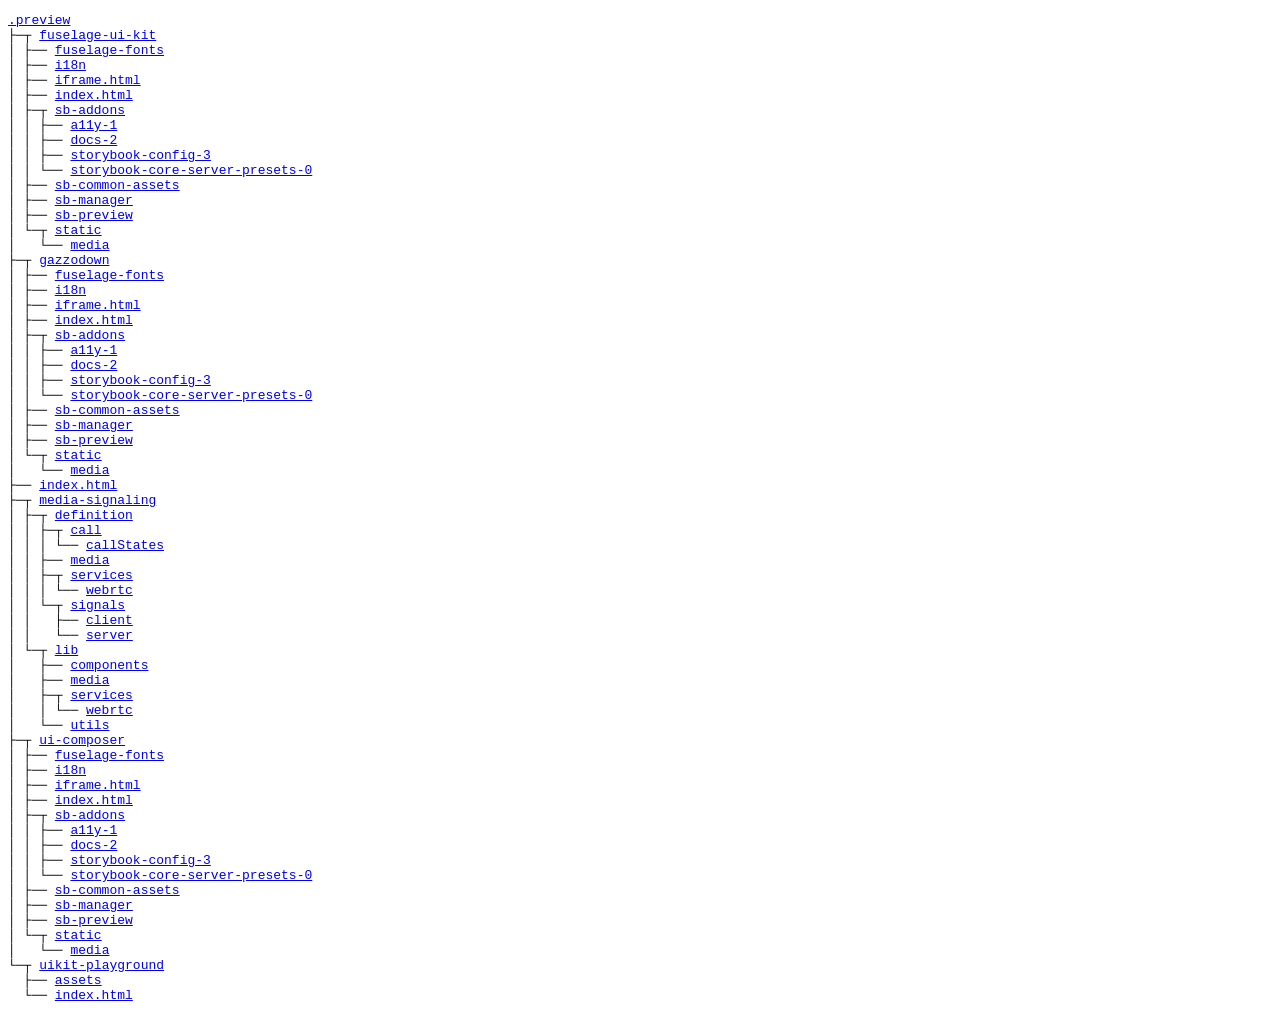
<file: develop/index.html>
<!doctype html>
<html>
    <head>
        <meta charset="UTF-8">
        <title>.preview</title>
        <style>
            * {
                font-family: monospace;
            }
        </style>
    </head>
    <body>
        <pre>
<a href="./">.preview</a>
├─┬ <a href="./fuselage-ui-kit">fuselage-ui-kit</a>
│ ├── <a href="./fuselage-ui-kit/fuselage-fonts">fuselage-fonts</a>
│ ├── <a href="./fuselage-ui-kit/i18n">i18n</a>
│ ├── <a href="./fuselage-ui-kit/iframe.html">iframe.html</a>
│ ├── <a href="./fuselage-ui-kit/index.html">index.html</a>
│ ├─┬ <a href="./fuselage-ui-kit/sb-addons">sb-addons</a>
│ │ ├── <a href="./fuselage-ui-kit/sb-addons/a11y-1">a11y-1</a>
│ │ ├── <a href="./fuselage-ui-kit/sb-addons/docs-2">docs-2</a>
│ │ ├── <a href="./fuselage-ui-kit/sb-addons/storybook-config-3">storybook-config-3</a>
│ │ └── <a href="./fuselage-ui-kit/sb-addons/storybook-core-server-presets-0">storybook-core-server-presets-0</a>
│ ├── <a href="./fuselage-ui-kit/sb-common-assets">sb-common-assets</a>
│ ├── <a href="./fuselage-ui-kit/sb-manager">sb-manager</a>
│ ├── <a href="./fuselage-ui-kit/sb-preview">sb-preview</a>
│ └─┬ <a href="./fuselage-ui-kit/static">static</a>
│   └── <a href="./fuselage-ui-kit/static/media">media</a>
├─┬ <a href="./gazzodown">gazzodown</a>
│ ├── <a href="./gazzodown/fuselage-fonts">fuselage-fonts</a>
│ ├── <a href="./gazzodown/i18n">i18n</a>
│ ├── <a href="./gazzodown/iframe.html">iframe.html</a>
│ ├── <a href="./gazzodown/index.html">index.html</a>
│ ├─┬ <a href="./gazzodown/sb-addons">sb-addons</a>
│ │ ├── <a href="./gazzodown/sb-addons/a11y-1">a11y-1</a>
│ │ ├── <a href="./gazzodown/sb-addons/docs-2">docs-2</a>
│ │ ├── <a href="./gazzodown/sb-addons/storybook-config-3">storybook-config-3</a>
│ │ └── <a href="./gazzodown/sb-addons/storybook-core-server-presets-0">storybook-core-server-presets-0</a>
│ ├── <a href="./gazzodown/sb-common-assets">sb-common-assets</a>
│ ├── <a href="./gazzodown/sb-manager">sb-manager</a>
│ ├── <a href="./gazzodown/sb-preview">sb-preview</a>
│ └─┬ <a href="./gazzodown/static">static</a>
│   └── <a href="./gazzodown/static/media">media</a>
├── <a href="./index.html">index.html</a>
├─┬ <a href="./media-signaling">media-signaling</a>
│ ├─┬ <a href="./media-signaling/definition">definition</a>
│ │ ├─┬ <a href="./media-signaling/definition/call">call</a>
│ │ │ └── <a href="./media-signaling/definition/call/callStates">callStates</a>
│ │ ├── <a href="./media-signaling/definition/media">media</a>
│ │ ├─┬ <a href="./media-signaling/definition/services">services</a>
│ │ │ └── <a href="./media-signaling/definition/services/webrtc">webrtc</a>
│ │ └─┬ <a href="./media-signaling/definition/signals">signals</a>
│ │   ├── <a href="./media-signaling/definition/signals/client">client</a>
│ │   └── <a href="./media-signaling/definition/signals/server">server</a>
│ └─┬ <a href="./media-signaling/lib">lib</a>
│   ├── <a href="./media-signaling/lib/components">components</a>
│   ├── <a href="./media-signaling/lib/media">media</a>
│   ├─┬ <a href="./media-signaling/lib/services">services</a>
│   │ └── <a href="./media-signaling/lib/services/webrtc">webrtc</a>
│   └── <a href="./media-signaling/lib/utils">utils</a>
├─┬ <a href="./ui-composer">ui-composer</a>
│ ├── <a href="./ui-composer/fuselage-fonts">fuselage-fonts</a>
│ ├── <a href="./ui-composer/i18n">i18n</a>
│ ├── <a href="./ui-composer/iframe.html">iframe.html</a>
│ ├── <a href="./ui-composer/index.html">index.html</a>
│ ├─┬ <a href="./ui-composer/sb-addons">sb-addons</a>
│ │ ├── <a href="./ui-composer/sb-addons/a11y-1">a11y-1</a>
│ │ ├── <a href="./ui-composer/sb-addons/docs-2">docs-2</a>
│ │ ├── <a href="./ui-composer/sb-addons/storybook-config-3">storybook-config-3</a>
│ │ └── <a href="./ui-composer/sb-addons/storybook-core-server-presets-0">storybook-core-server-presets-0</a>
│ ├── <a href="./ui-composer/sb-common-assets">sb-common-assets</a>
│ ├── <a href="./ui-composer/sb-manager">sb-manager</a>
│ ├── <a href="./ui-composer/sb-preview">sb-preview</a>
│ └─┬ <a href="./ui-composer/static">static</a>
│   └── <a href="./ui-composer/static/media">media</a>
└─┬ <a href="./uikit-playground">uikit-playground</a>
  ├── <a href="./uikit-playground/assets">assets</a>
  └── <a href="./uikit-playground/index.html">index.html</a>
        </pre>
    </body>
</html>
</file>
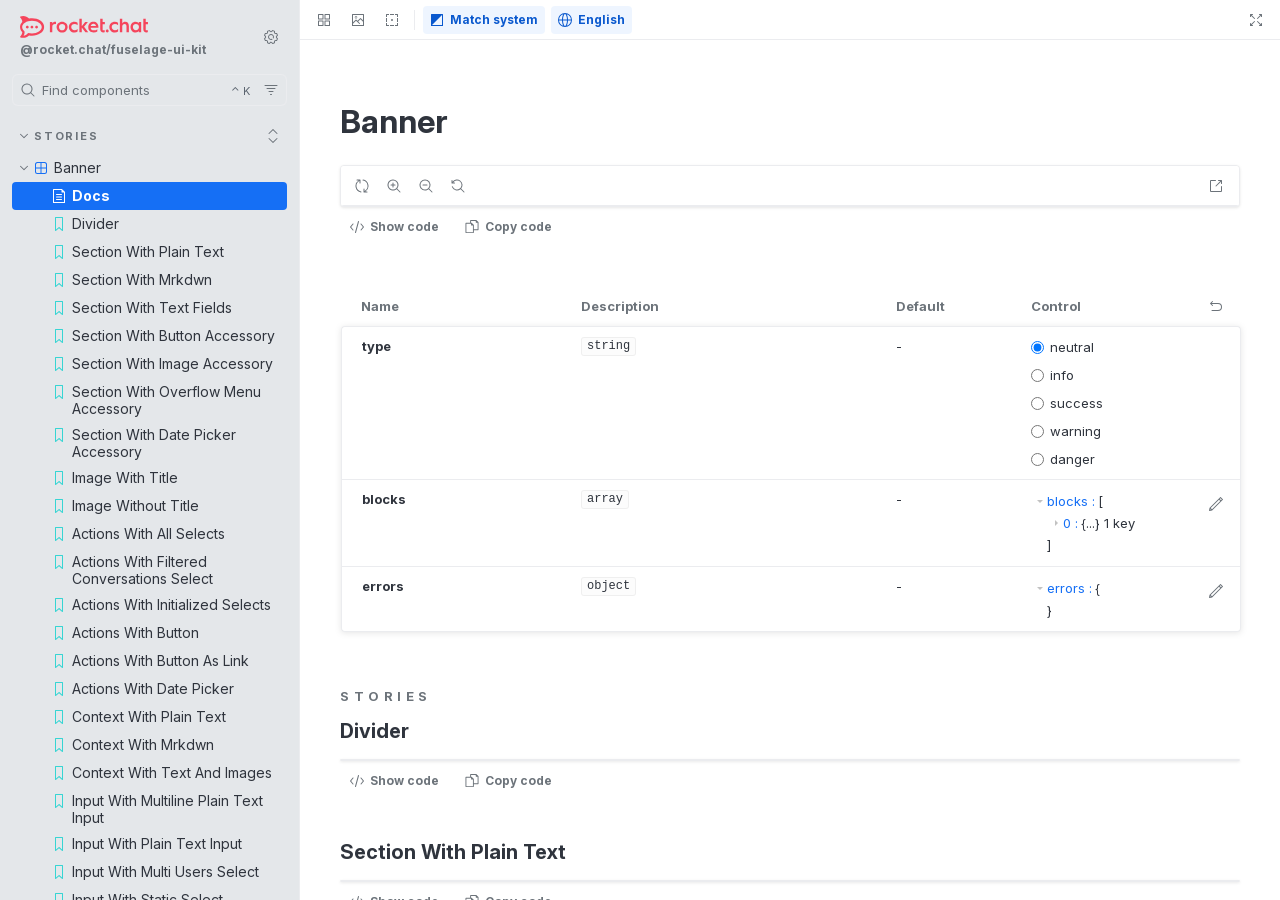
<file: develop/fuselage-ui-kit/index.html>
<!DOCTYPE html>
<html lang="en">
  <head>
    <meta charset="utf-8" />

    <title>storybook - Storybook</title>
    <meta name="viewport" content="width=device-width, initial-scale=1" />

    
    <link rel="icon" type="image/svg+xml" href="./favicon.svg" />
    
    <style>
      @font-face {
        font-family: 'Nunito Sans';
        font-style: normal;
        font-weight: 400;
        font-display: swap;
        src: url('./sb-common-assets/nunito-sans-regular.woff2') format('woff2');
      }

      @font-face {
        font-family: 'Nunito Sans';
        font-style: italic;
        font-weight: 400;
        font-display: swap;
        src: url('./sb-common-assets/nunito-sans-italic.woff2') format('woff2');
      }

      @font-face {
        font-family: 'Nunito Sans';
        font-style: normal;
        font-weight: 700;
        font-display: swap;
        src: url('./sb-common-assets/nunito-sans-bold.woff2') format('woff2');
      }

      @font-face {
        font-family: 'Nunito Sans';
        font-style: italic;
        font-weight: 700;
        font-display: swap;
        src: url('./sb-common-assets/nunito-sans-bold-italic.woff2') format('woff2');
      }
    </style>

    <link href="./sb-manager/runtime.js" rel="modulepreload" />

    
    <link href="./sb-addons/storybook-core-server-presets-0/common-manager-bundle.js" rel="modulepreload" />
    
    <link href="./sb-addons/a11y-1/manager-bundle.js" rel="modulepreload" />
    
    <link href="./sb-addons/docs-2/manager-bundle.js" rel="modulepreload" />
    
    <link href="./sb-addons/storybook-config-3/manager-bundle.js" rel="modulepreload" />
      
	<style>
		@font-face {
			font-family: 'Inter';
			font-weight: 100 900;
			font-style: normal;
			font-display: swap;
			src: url('./fuselage-fonts/InterVariable.woff2') format('woff2');
		}
	</style> 

    <style>
      #storybook-root[hidden] {
        display: none !important;
      }
    </style>

    
  </head>
  <body>
    <div id="root"></div>

    
    <script>
      
        
          window['FEATURES'] = {
  "actions": true,
  "argTypeTargetsV7": true,
  "babelRemoveBugfixes": false,
  "backgrounds": true,
  "changeDetection": true,
  "componentsManifest": false,
  "controls": true,
  "disallowImplicitActionsInRenderV8": true,
  "highlight": true,
  "interactions": true,
  "legacyDecoratorFileOrder": false,
  "measure": true,
  "outline": true,
  "menuOnboardingChecklist": true,
  "sidebarOnboardingChecklist": true,
  "viewport": true
};
        
      
        
          window['REFS'] = {};
        
      
        
          window['LOGLEVEL'] = "info";
        
      
        
          window['DOCS_OPTIONS'] = {
  "defaultName": "Docs"
};
        
      
        
          window['CONFIG_TYPE'] = "PRODUCTION";
        
      
        
          window['DOCGEN_STORY_PREPARED'] = false;
        
      
        
      
        
      
        
          window['TAGS_OPTIONS'] = {};
        
      
        
          window['STORYBOOK_BUILDER'] = "webpack5";
        
      
        
          window['STORYBOOK_FRAMEWORK'] = "react-webpack5";
        
      
        
          window['STORYBOOK_RENDERER'] = "react";
        
      
        
      
    </script>
    

    <script type="module">
      import './sb-manager/globals-runtime.js';

      
        import './sb-addons/storybook-core-server-presets-0/common-manager-bundle.js';
      
        import './sb-addons/a11y-1/manager-bundle.js';
      
        import './sb-addons/docs-2/manager-bundle.js';
      
        import './sb-addons/storybook-config-3/manager-bundle.js';
      

      import './sb-manager/runtime.js';
    </script>
  </body>
</html>
</file>
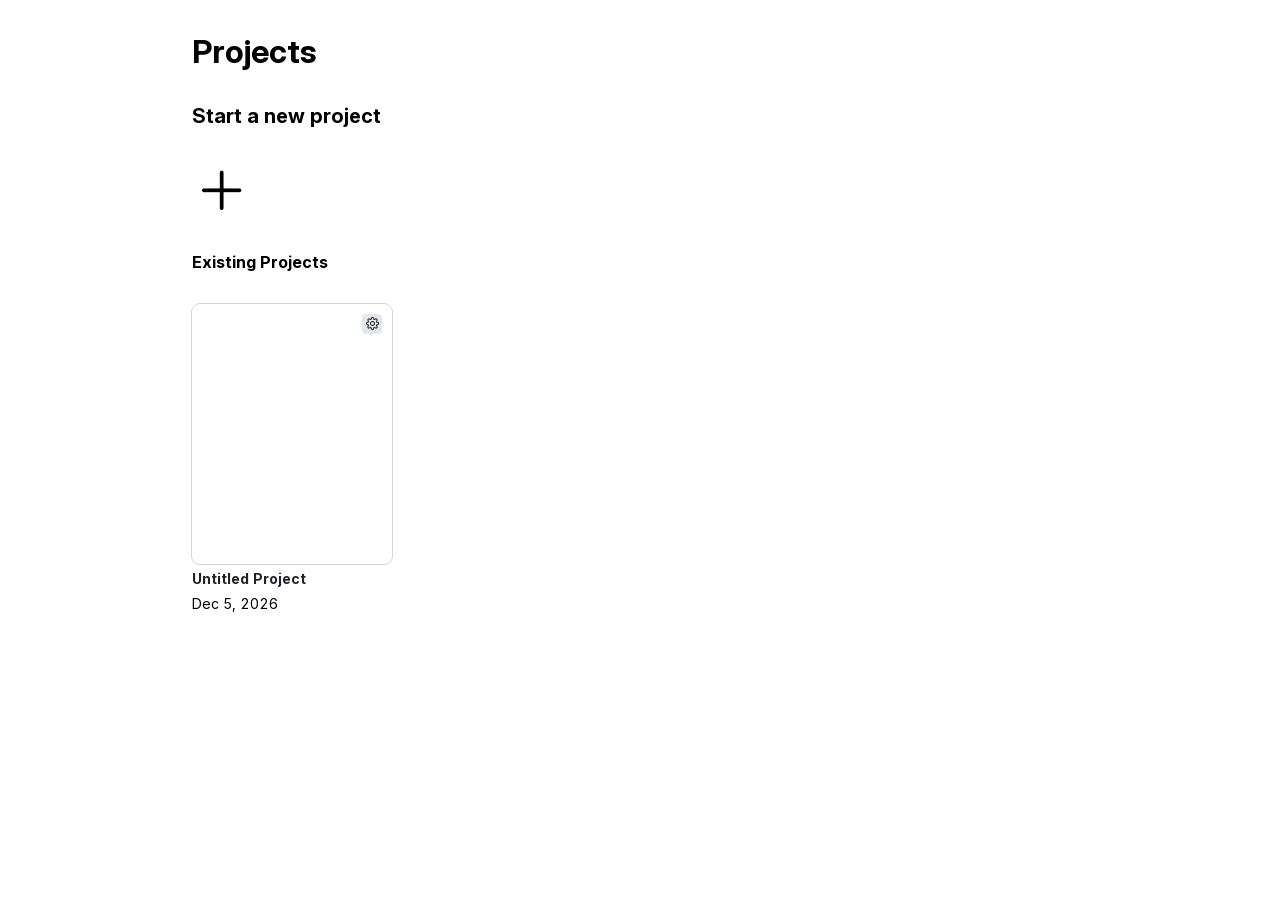
<file: develop/uikit-playground/index.html>
<!doctype html>
<html lang="en">
	<head>
		<meta charset="UTF-8" />
		<link rel="icon" type="image/svg+xml" href="./vite.svg" />
		<meta name="viewport" content="width=device-width, initial-scale=1.0" />
		<title>UiKit-Playground</title>
		<script type="module" crossorigin src="./assets/index-DznjfTYt.js"></script>
		<link rel="stylesheet" crossorigin href="./assets/index-mokyQawi.css">
	</head>
	<body>
		<div id="root"></div>
	</body>
</html>
</file>
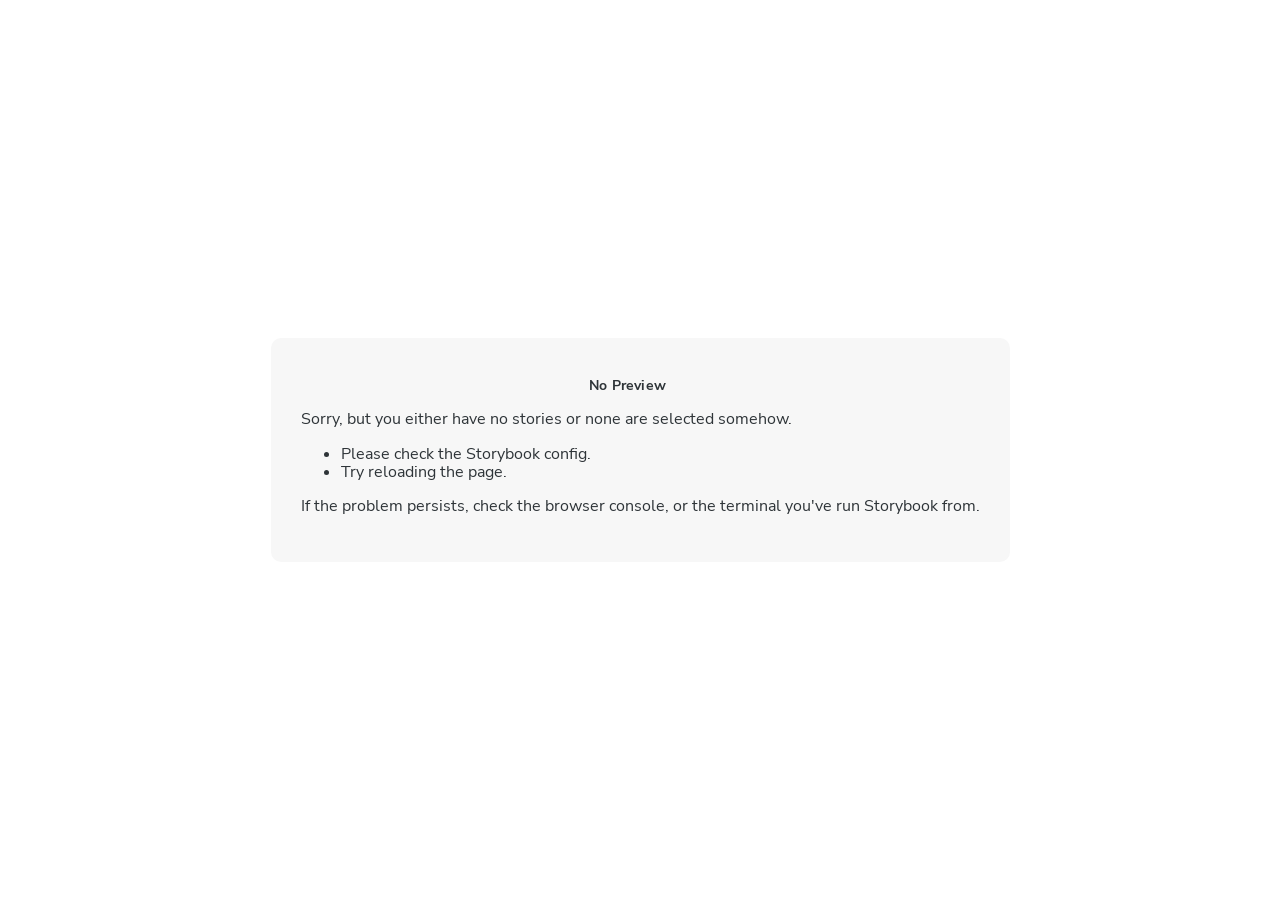
<file: develop/fuselage-ui-kit/iframe.html>
<!doctype html><html lang="en"><head><meta charset="utf-8"><title>Webpack App</title><meta name="viewport" content="width=device-width,initial-scale=1"><style>@font-face {
        font-family: 'Nunito Sans';
        font-style: normal;
        font-weight: 400;
        font-display: swap;
        src: url('./sb-common-assets/nunito-sans-regular.woff2') format('woff2');
      }

      @font-face {
        font-family: 'Nunito Sans';
        font-style: italic;
        font-weight: 400;
        font-display: swap;
        src: url('./sb-common-assets/nunito-sans-italic.woff2') format('woff2');
      }

      @font-face {
        font-family: 'Nunito Sans';
        font-style: normal;
        font-weight: 700;
        font-display: swap;
        src: url('./sb-common-assets/nunito-sans-bold.woff2') format('woff2');
      }

      @font-face {
        font-family: 'Nunito Sans';
        font-style: italic;
        font-weight: 700;
        font-display: swap;
        src: url('./sb-common-assets/nunito-sans-bold-italic.woff2') format('woff2');
      }</style><base target="_parent"><style>/* While we aren't showing the main block yet, but still preparing, we want everything the user has rendered, which may or may not be in #storybook-root, to be display none */
  .sb-show-preparing-story:not(.sb-show-main) > :not(.sb-preparing-story) {
    display: none;
  }

  .sb-show-preparing-docs:not(.sb-show-main) > :not(.sb-preparing-docs) {
    display: none;
  }

  /* Hide our own blocks when we aren't supposed to be showing them */
  :not(.sb-show-preparing-story) > .sb-preparing-story,
  :not(.sb-show-preparing-docs) > .sb-preparing-docs,
  :not(.sb-show-nopreview) > .sb-nopreview,
  :not(.sb-show-errordisplay) > .sb-errordisplay {
    display: none;
  }

  .sb-show-main.sb-main-centered {
    margin: 0;
    display: flex;
    align-items: center;
    min-height: 100vh;
  }

  .sb-show-main.sb-main-centered #storybook-root {
    box-sizing: border-box;
    margin: auto;
    padding: 1rem;
    max-height: 100%;
    /* Hack for centering correctly in IE11 */
  }

  /* Vertical centering fix for IE11 */
  @media screen and (-ms-high-contrast: none), (-ms-high-contrast: active) {
    .sb-show-main.sb-main-centered:after {
      content: '';
      min-height: inherit;
      font-size: 0;
    }
  }

  .sb-show-main.sb-main-fullscreen {
    margin: 0;
    padding: 0;
    display: block;
  }

  .sb-show-main.sb-main-padded {
    margin: 0;
    padding: 1rem;
    display: block;
    box-sizing: border-box;
  }

  .sb-wrapper {
    position: fixed;
    top: 0;
    bottom: 0;
    left: 0;
    right: 0;
    box-sizing: border-box;

    padding: 40px;
    font-family:
      'Nunito Sans',
      -apple-system,
      '.SFNSText-Regular',
      'San Francisco',
      BlinkMacSystemFont,
      'Segoe UI',
      'Helvetica Neue',
      Helvetica,
      Arial,
      sans-serif;
    -webkit-font-smoothing: antialiased;
    overflow: auto;
  }

  @media (max-width: 700px) {
    .sb-wrapper {
      padding: 20px;
    }
  }

  @media (max-width: 500px) {
    .sb-wrapper {
      padding: 10px;
    }
  }

  .sb-heading {
    font-size: 14px;
    font-weight: 600;
    letter-spacing: 0.2px;
    margin: 10px 0;
    padding-right: 25px;
  }

  .sb-nopreview {
    display: flex;
    align-content: center;
    justify-content: center;
    box-sizing: border-box;
  }

  .sb-nopreview_main {
    margin: auto;
    padding: 30px;
    border-radius: 10px;
    background: rgb(247, 247, 247);
    color: rgb(46, 52, 56);
  }

  .sb-nopreview_main * {
    background: rgb(247, 247, 247);
    color: rgb(46, 52, 56);
  }

  .sb-nopreview_heading {
    text-align: center;
  }

  .sb-errordisplay {
    background: #f6f9fc;
    color: black;
    z-index: 999999;
    width: 100vw;
    min-height: 100vh;
    box-sizing: border-box;
  }

  .sb-errordisplay_main {
    margin: auto;
    padding: 24px;
    display: flex;
    box-sizing: border-box;

    flex-direction: column;
    min-height: 100%;
    width: 100%;
    border-radius: 6px;
    background: white;
    color: black;
    border: 1px solid #ff0000;
    box-shadow: 0 0 64px rgba(0, 0, 0, 0.1);
    gap: 24px;
  }

  .sb-errordisplay_main ol {
    padding-left: 18px;
    margin: 0;
  }

  /* Redefine colors to ensure readability regardless of user-provided * selectors. */
  .sb-errordisplay_main * {
    background: white;
    color: black;
  }

  /* Exclude error code block from the universal reset to preserve ANSI colors and dark theme */
  .sb-errordisplay_main .sb-errordisplay_code,
  .sb-errordisplay_main .sb-errordisplay_code * {
    background: #242424;
    color: #c6c6c6;
  }

  .sb-errordisplay_main h1 {
    font-family: inherit;
    font-size: 22px;
    font-weight: 400;
    line-height: 30px;
    margin: 0;
  }

  .sb-errordisplay_main h1::before {
    content: '';
    display: inline-block;
    width: 12px;
    height: 12px;
    background: #ff4400;
    border-radius: 50%;
    margin-right: 8px;
  }

  .sb-errordisplay_main p,
  .sb-errordisplay_main ol {
    font-family: inherit;
    font-size: 14px;
    font-weight: 400;
    line-height: 19px;
    margin: 0;
  }

  .sb-errordisplay_main li + li {
    margin: 0;
    padding: 0;
    padding-top: 12px;
  }

  .sb-errordisplay_main a {
    color: currentColor;
  }

  .sb-errordisplay_main .sb-errordisplay_code {
    padding: 10px;
    flex: 1;
    background: #242424;
    color: #c6c6c6;
    box-sizing: border-box;

    font-size: 14px;
    font-weight: 400;
    line-height: 19px;
    border-radius: 4px;

    font-family:
      'Operator Mono', 'Fira Code Retina', 'Fira Code', 'FiraCode-Retina', 'Andale Mono',
      'Lucida Console', Consolas, Monaco, monospace;
    margin: 0;
    overflow: auto;
  }

  .sb-errordisplay_main .sb-errordisplay_code code {
    background-color: inherit;
    color: inherit;
  }

  .sb-errordisplay_main .sb-errordisplay_code {
    white-space: pre-wrap;
  }

  @-webkit-keyframes sb-rotate360 {
    from {
      transform: rotate(0deg);
    }

    to {
      transform: rotate(360deg);
    }
  }

  @keyframes sb-rotate360 {
    from {
      transform: rotate(0deg);
    }

    to {
      transform: rotate(360deg);
    }
  }

  @-webkit-keyframes sb-glow {
    0%,
    100% {
      opacity: 1;
    }

    50% {
      opacity: 0.4;
    }
  }

  @keyframes sb-glow {
    0%,
    100% {
      opacity: 1;
    }

    50% {
      opacity: 0.4;
    }
  }

  /* We display the preparing loaders *over* the rendering story */
  .sb-preparing-story,
  .sb-preparing-docs {
    background-color: white;
    /* Maximum possible z-index. It would be better to use stacking contexts to ensure it's always
    on top, but this isn't possible as it would require making CSS changes that could affect user code */
    z-index: 2147483647;
  }

  .sb-loader {
    -webkit-animation: sb-rotate360 0.7s linear infinite;
    animation: sb-rotate360 0.7s linear infinite;
    border-color: rgba(97, 97, 97, 0.29);
    border-radius: 50%;
    border-style: solid;
    border-top-color: #646464;
    border-width: 2px;
    display: inline-block;
    height: 32px;
    left: 50%;
    margin-left: -16px;
    margin-top: -16px;
    mix-blend-mode: difference;
    overflow: hidden;
    position: absolute;
    top: 50%;
    transition: all 200ms ease-out;
    vertical-align: top;
    width: 32px;
    z-index: 4;
  }

  .sb-previewBlock {
    background: #fff;
    border: 1px solid rgba(0, 0, 0, 0.1);
    border-radius: 4px;
    box-shadow: rgba(0, 0, 0, 0.1) 0 1px 3px 0;
    margin: 25px auto 40px;
    max-width: 600px;
  }

  .sb-previewBlock_header {
    align-items: center;
    box-shadow: rgba(0, 0, 0, 0.1) 0 -1px 0 0 inset;
    display: flex;
    gap: 14px;
    height: 40px;
    padding: 0 12px;
  }

  .sb-previewBlock_icon {
    -webkit-animation: sb-glow 1.5s ease-in-out infinite;
    animation: sb-glow 1.5s ease-in-out infinite;
    background: #e6e6e6;
    height: 14px;
    width: 14px;
  }

  .sb-previewBlock_icon:last-child {
    margin-left: auto;
  }

  .sb-previewBlock_body {
    -webkit-animation: sb-glow 1.5s ease-in-out infinite;
    animation: sb-glow 1.5s ease-in-out infinite;
    height: 182px;
    position: relative;
  }

  .sb-argstableBlock {
    border-collapse: collapse;
    border-spacing: 0;
    font-size: 13px;
    line-height: 20px;
    margin: 25px auto 40px;
    max-width: 600px;
    text-align: left;
    width: 100%;
  }

  .sb-argstableBlock th:first-of-type,
  .sb-argstableBlock td:first-of-type {
    padding-left: 20px;
  }

  .sb-argstableBlock th:nth-of-type(2),
  .sb-argstableBlock td:nth-of-type(2) {
    width: 35%;
  }

  .sb-argstableBlock th:nth-of-type(3),
  .sb-argstableBlock td:nth-of-type(3) {
    width: 15%;
  }

  .sb-argstableBlock th:last-of-type,
  .sb-argstableBlock td:last-of-type {
    width: 25%;
    padding-right: 20px;
  }

  .sb-argstableBlock th span,
  .sb-argstableBlock td span {
    -webkit-animation: sb-glow 1.5s ease-in-out infinite;
    animation: sb-glow 1.5s ease-in-out infinite;
    background-color: rgba(0, 0, 0, 0.1);
    border-radius: 0;
    box-shadow: none;
    color: transparent;
  }

  .sb-argstableBlock th {
    padding: 10px 15px;
  }

  .sb-argstableBlock-body {
    border-radius: 4px;
    box-shadow:
      rgba(0, 0, 0, 0.1) 0 1px 3px 1px,
      rgba(0, 0, 0, 0.065) 0 0 0 1px;
  }

  .sb-argstableBlock-body tr {
    background: transparent;
    overflow: hidden;
  }

  .sb-argstableBlock-body tr:not(:first-child) {
    border-top: 1px solid #e6e6e6;
  }

  .sb-argstableBlock-body tr:first-child td:first-child {
    border-top-left-radius: 4px;
  }

  .sb-argstableBlock-body tr:first-child td:last-child {
    border-top-right-radius: 4px;
  }

  .sb-argstableBlock-body tr:last-child td:first-child {
    border-bottom-left-radius: 4px;
  }

  .sb-argstableBlock-body tr:last-child td:last-child {
    border-bottom-right-radius: 4px;
  }

  .sb-argstableBlock-body td {
    background: #fff;
    padding-bottom: 10px;
    padding-top: 10px;
    vertical-align: top;
  }

  .sb-argstableBlock-body td:not(:first-of-type) {
    padding-left: 15px;
    padding-right: 15px;
  }

  .sb-argstableBlock-body button {
    -webkit-animation: sb-glow 1.5s ease-in-out infinite;
    animation: sb-glow 1.5s ease-in-out infinite;
    background-color: rgba(0, 0, 0, 0.1);
    border: 0;
    border-radius: 0;
    box-shadow: none;
    color: transparent;
    display: inline;
    font-size: 12px;
    line-height: 1;
    padding: 10px 16px;
  }

  .sb-argstableBlock-summary {
    margin-top: 4px;
  }

  .sb-argstableBlock-code {
    margin-right: 4px;
    margin-bottom: 4px;
    padding: 2px 5px;
  }

  .sb-sr-only,
  .sb-hidden-until-focus:not(:focus) {
    position: absolute;
    width: 1px;
    height: 1px;
    padding: 0px;
    margin: -1px;
    overflow: hidden;
    clip: rect(0, 0, 0, 0);
    border: none;
  }

  .sb-hidden-until-focus {
    opacity: 0;
    transition: opacity 150ms ease-out;
  }

  .sb-hidden-until-focus:focus {
    opacity: 1;
  }</style><script>/* globals window */
  try {
    if (window.top !== window) {
      window.__REACT_DEVTOOLS_GLOBAL_HOOK__ = window.top.__REACT_DEVTOOLS_GLOBAL_HOOK__;
      window.__VUE_DEVTOOLS_GLOBAL_HOOK__ = window.top.__VUE_DEVTOOLS_GLOBAL_HOOK__;
      window.top.__VUE_DEVTOOLS_CONTEXT__ = window.document;
    }
  } catch (e) {
    // eslint-disable-next-line no-console
    console.warn('unable to connect to top frame for connecting dev tools');
  }</script><style>#storybook-root[hidden],
      #storybook-docs[hidden] {
        display: none !important;
      }</style></head><body><div class="sb-preparing-story sb-wrapper"><div class="sb-loader"></div></div><div class="sb-preparing-docs sb-wrapper"><div class="sb-previewBlock"><div class="sb-previewBlock_header"><div class="sb-previewBlock_icon"></div><div class="sb-previewBlock_icon"></div><div class="sb-previewBlock_icon"></div><div class="sb-previewBlock_icon"></div></div><div class="sb-previewBlock_body"><div class="sb-loader"></div></div></div><table aria-hidden="true" class="sb-argstableBlock"><thead class="sb-argstableBlock-head"><tr><th><span>Name</span></th><th><span>Description</span></th><th><span>Default</span></th><th><span>Control</span></th></tr></thead><tbody class="sb-argstableBlock-body"><tr><td><span>propertyName</span><span title="Required">*</span></td><td><div><span>This is a short description</span></div><div class="sb-argstableBlock-summary"><div><span class="sb-argstableBlock-code">summary</span></div></div></td><td><div><span class="sb-argstableBlock-code">defaultValue</span></div></td><td><button>Set string</button></td></tr><tr><td><span>propertyName</span><span>*</span></td><td><div><span>This is a short description</span></div><div class="sb-argstableBlock-summary"><div><span class="sb-argstableBlock-code">summary</span></div></div></td><td><div><span class="sb-argstableBlock-code">defaultValue</span></div></td><td><button>Set string</button></td></tr><tr><td><span>propertyName</span><span>*</span></td><td><div><span>This is a short description</span></div><div class="sb-argstableBlock-summary"><div><span class="sb-argstableBlock-code">summary</span></div></div></td><td><div><span class="sb-argstableBlock-code">defaultValue</span></div></td><td><button>Set string</button></td></tr></tbody></table></div><div class="sb-nopreview sb-wrapper"><div class="sb-nopreview_main"><h1 class="sb-nopreview_heading sb-heading">No Preview</h1><p>Sorry, but you either have no stories or none are selected somehow.</p><ul><li>Please check the Storybook config.</li><li>Try reloading the page.</li></ul><p>If the problem persists, check the browser console, or the terminal you've run Storybook from.</p></div></div><div class="sb-errordisplay sb-wrapper"><div class="sb-errordisplay_main"><h1 id="error-message"></h1><p>The component failed to render properly, likely due to a configuration issue in Storybook. Here are some common causes and how you can address them:</p><ol><li><strong>Missing Context/Providers</strong>: You can use decorators to supply specific contexts or providers, which are sometimes necessary for components to render correctly. For detailed instructions on using decorators, please visit the <a href="https://storybook.js.org/docs/writing-stories/decorators">Decorators documentation</a>.</li><li><strong>Misconfigured Webpack or Vite</strong>: Verify that Storybook picks up all necessary settings for loaders, plugins, and other relevant parameters. You can find step-by-step guides for configuring <a href="https://storybook.js.org/docs/builders/webpack">Webpack</a> or <a href="https://storybook.js.org/docs/builders/vite">Vite</a> with Storybook.</li><li><strong>Missing Environment Variables</strong>: Your Storybook may require specific environment variables to function as intended. You can set up custom environment variables as outlined in the <a href="https://storybook.js.org/docs/configure/environment-variables">Environment Variables documentation</a>.</li></ol><pre class="sb-errordisplay_code"><code id="error-stack"></code></pre></div></div><div id="storybook-root"></div><div id="storybook-docs"></div><script>window['CONFIG_TYPE'] = "PRODUCTION";
          
      
          
            window['LOGLEVEL'] = "info";
          
      
          
            window['FRAMEWORK_OPTIONS'] = {};
          
      
          
            window['CHANNEL_OPTIONS'] = {};
          
      
          
            window['FEATURES'] = {"actions":true,"argTypeTargetsV7":true,"babelRemoveBugfixes":false,"backgrounds":true,"changeDetection":true,"componentsManifest":false,"controls":true,"disallowImplicitActionsInRenderV8":true,"highlight":true,"interactions":true,"legacyDecoratorFileOrder":false,"measure":true,"outline":true,"menuOnboardingChecklist":true,"sidebarOnboardingChecklist":true,"viewport":true};
          
      
          
      
          
            window['STORIES'] = [{"titlePrefix":"","directory":"./src","files":"**/*.stories.tsx","importPathMatcher":"^\\.[\\\\/](?:src(?:\\/(?!\\.)(?:(?:(?!(?:^|\\/)\\.).)*?)\\/|\\/|$)(?!\\.)(?=.)[^/]*?\\.stories\\.tsx)$"},{"titlePrefix":"","directory":"./src","files":"**/stories.tsx","importPathMatcher":"^\\.[\\\\/](?:src(?:\\/(?!\\.)(?:(?:(?!(?:^|\\/)\\.).)*?)\\/|\\/|$)stories\\.tsx)$"}];
          
      
          
            window['DOCS_OPTIONS'] = {"defaultName":"Docs"};
          
      
          
            window['TAGS_OPTIONS'] = {};</script><script type="module">import './sb-preview/runtime.js';

      
      import './mocker-runtime-injected.js';
      
      import './runtime~main.58f18e67.iframe.bundle.js';
      
      import './749.f2dd91cc.iframe.bundle.js';
      
      import './main.c9b6da27.iframe.bundle.js';</script></body></html>
</file>
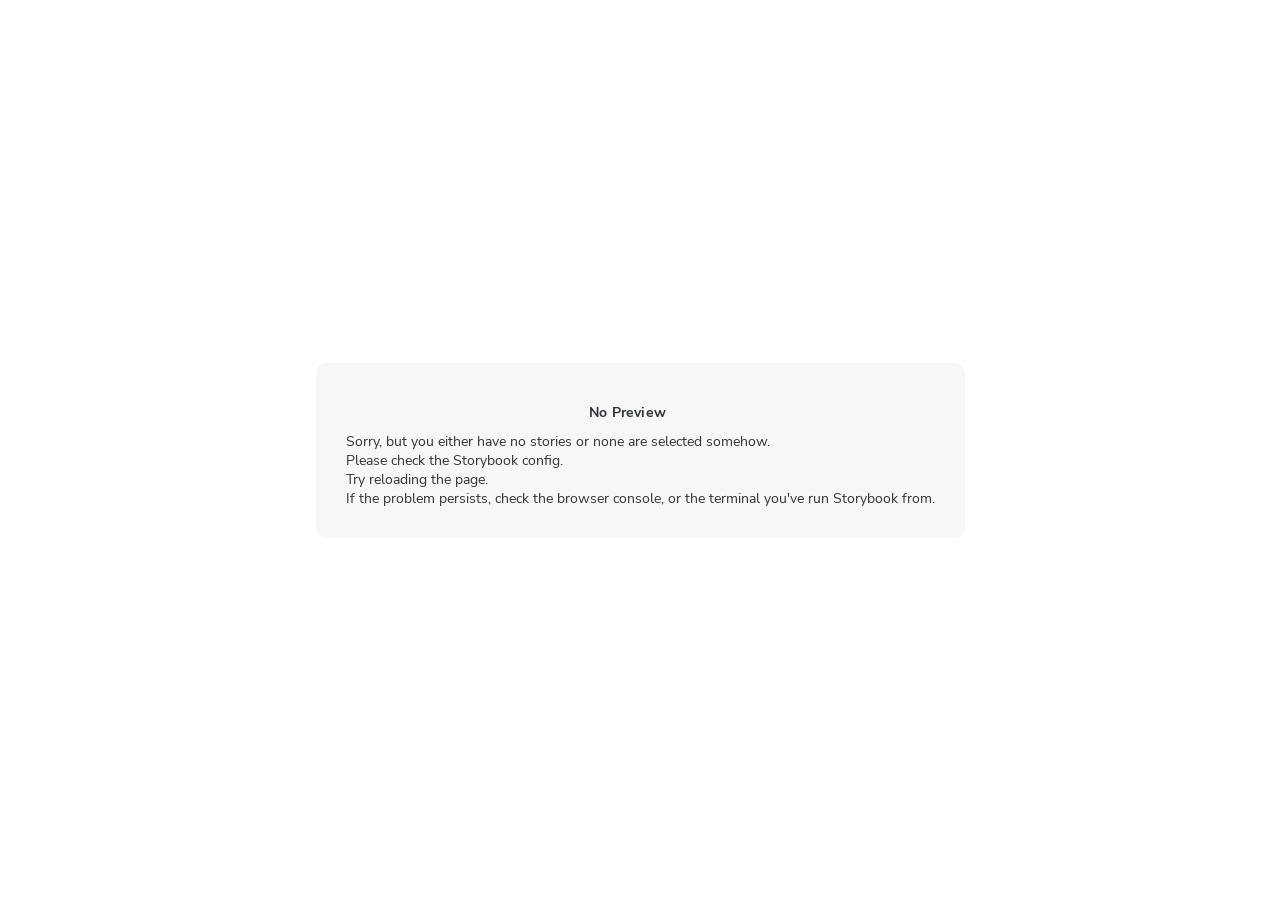
<file: develop/gazzodown/iframe.html>
<!doctype html><html lang="en"><head><meta charset="utf-8"><title>Webpack App</title><meta name="viewport" content="width=device-width,initial-scale=1"><style>@font-face {
        font-family: 'Nunito Sans';
        font-style: normal;
        font-weight: 400;
        font-display: swap;
        src: url('./sb-common-assets/nunito-sans-regular.woff2') format('woff2');
      }

      @font-face {
        font-family: 'Nunito Sans';
        font-style: italic;
        font-weight: 400;
        font-display: swap;
        src: url('./sb-common-assets/nunito-sans-italic.woff2') format('woff2');
      }

      @font-face {
        font-family: 'Nunito Sans';
        font-style: normal;
        font-weight: 700;
        font-display: swap;
        src: url('./sb-common-assets/nunito-sans-bold.woff2') format('woff2');
      }

      @font-face {
        font-family: 'Nunito Sans';
        font-style: italic;
        font-weight: 700;
        font-display: swap;
        src: url('./sb-common-assets/nunito-sans-bold-italic.woff2') format('woff2');
      }</style><base target="_parent"><style>/* While we aren't showing the main block yet, but still preparing, we want everything the user has rendered, which may or may not be in #storybook-root, to be display none */
  .sb-show-preparing-story:not(.sb-show-main) > :not(.sb-preparing-story) {
    display: none;
  }

  .sb-show-preparing-docs:not(.sb-show-main) > :not(.sb-preparing-docs) {
    display: none;
  }

  /* Hide our own blocks when we aren't supposed to be showing them */
  :not(.sb-show-preparing-story) > .sb-preparing-story,
  :not(.sb-show-preparing-docs) > .sb-preparing-docs,
  :not(.sb-show-nopreview) > .sb-nopreview,
  :not(.sb-show-errordisplay) > .sb-errordisplay {
    display: none;
  }

  .sb-show-main.sb-main-centered {
    margin: 0;
    display: flex;
    align-items: center;
    min-height: 100vh;
  }

  .sb-show-main.sb-main-centered #storybook-root {
    box-sizing: border-box;
    margin: auto;
    padding: 1rem;
    max-height: 100%;
    /* Hack for centering correctly in IE11 */
  }

  /* Vertical centering fix for IE11 */
  @media screen and (-ms-high-contrast: none), (-ms-high-contrast: active) {
    .sb-show-main.sb-main-centered:after {
      content: '';
      min-height: inherit;
      font-size: 0;
    }
  }

  .sb-show-main.sb-main-fullscreen {
    margin: 0;
    padding: 0;
    display: block;
  }

  .sb-show-main.sb-main-padded {
    margin: 0;
    padding: 1rem;
    display: block;
    box-sizing: border-box;
  }

  .sb-wrapper {
    position: fixed;
    top: 0;
    bottom: 0;
    left: 0;
    right: 0;
    box-sizing: border-box;

    padding: 40px;
    font-family:
      'Nunito Sans',
      -apple-system,
      '.SFNSText-Regular',
      'San Francisco',
      BlinkMacSystemFont,
      'Segoe UI',
      'Helvetica Neue',
      Helvetica,
      Arial,
      sans-serif;
    -webkit-font-smoothing: antialiased;
    overflow: auto;
  }

  @media (max-width: 700px) {
    .sb-wrapper {
      padding: 20px;
    }
  }

  @media (max-width: 500px) {
    .sb-wrapper {
      padding: 10px;
    }
  }

  .sb-heading {
    font-size: 14px;
    font-weight: 600;
    letter-spacing: 0.2px;
    margin: 10px 0;
    padding-right: 25px;
  }

  .sb-nopreview {
    display: flex;
    align-content: center;
    justify-content: center;
    box-sizing: border-box;
  }

  .sb-nopreview_main {
    margin: auto;
    padding: 30px;
    border-radius: 10px;
    background: rgb(247, 247, 247);
    color: rgb(46, 52, 56);
  }

  .sb-nopreview_main * {
    background: rgb(247, 247, 247);
    color: rgb(46, 52, 56);
  }

  .sb-nopreview_heading {
    text-align: center;
  }

  .sb-errordisplay {
    background: #f6f9fc;
    color: black;
    z-index: 999999;
    width: 100vw;
    min-height: 100vh;
    box-sizing: border-box;
  }

  .sb-errordisplay_main {
    margin: auto;
    padding: 24px;
    display: flex;
    box-sizing: border-box;

    flex-direction: column;
    min-height: 100%;
    width: 100%;
    border-radius: 6px;
    background: white;
    color: black;
    border: 1px solid #ff0000;
    box-shadow: 0 0 64px rgba(0, 0, 0, 0.1);
    gap: 24px;
  }

  .sb-errordisplay_main ol {
    padding-left: 18px;
    margin: 0;
  }

  /* Redefine colors to ensure readability regardless of user-provided * selectors. */
  .sb-errordisplay_main * {
    background: white;
    color: black;
  }

  /* Exclude error code block from the universal reset to preserve ANSI colors and dark theme */
  .sb-errordisplay_main .sb-errordisplay_code,
  .sb-errordisplay_main .sb-errordisplay_code * {
    background: #242424;
    color: #c6c6c6;
  }

  .sb-errordisplay_main h1 {
    font-family: inherit;
    font-size: 22px;
    font-weight: 400;
    line-height: 30px;
    margin: 0;
  }

  .sb-errordisplay_main h1::before {
    content: '';
    display: inline-block;
    width: 12px;
    height: 12px;
    background: #ff4400;
    border-radius: 50%;
    margin-right: 8px;
  }

  .sb-errordisplay_main p,
  .sb-errordisplay_main ol {
    font-family: inherit;
    font-size: 14px;
    font-weight: 400;
    line-height: 19px;
    margin: 0;
  }

  .sb-errordisplay_main li + li {
    margin: 0;
    padding: 0;
    padding-top: 12px;
  }

  .sb-errordisplay_main a {
    color: currentColor;
  }

  .sb-errordisplay_main .sb-errordisplay_code {
    padding: 10px;
    flex: 1;
    background: #242424;
    color: #c6c6c6;
    box-sizing: border-box;

    font-size: 14px;
    font-weight: 400;
    line-height: 19px;
    border-radius: 4px;

    font-family:
      'Operator Mono', 'Fira Code Retina', 'Fira Code', 'FiraCode-Retina', 'Andale Mono',
      'Lucida Console', Consolas, Monaco, monospace;
    margin: 0;
    overflow: auto;
  }

  .sb-errordisplay_main .sb-errordisplay_code code {
    background-color: inherit;
    color: inherit;
  }

  .sb-errordisplay_main .sb-errordisplay_code {
    white-space: pre-wrap;
  }

  @-webkit-keyframes sb-rotate360 {
    from {
      transform: rotate(0deg);
    }

    to {
      transform: rotate(360deg);
    }
  }

  @keyframes sb-rotate360 {
    from {
      transform: rotate(0deg);
    }

    to {
      transform: rotate(360deg);
    }
  }

  @-webkit-keyframes sb-glow {
    0%,
    100% {
      opacity: 1;
    }

    50% {
      opacity: 0.4;
    }
  }

  @keyframes sb-glow {
    0%,
    100% {
      opacity: 1;
    }

    50% {
      opacity: 0.4;
    }
  }

  /* We display the preparing loaders *over* the rendering story */
  .sb-preparing-story,
  .sb-preparing-docs {
    background-color: white;
    /* Maximum possible z-index. It would be better to use stacking contexts to ensure it's always
    on top, but this isn't possible as it would require making CSS changes that could affect user code */
    z-index: 2147483647;
  }

  .sb-loader {
    -webkit-animation: sb-rotate360 0.7s linear infinite;
    animation: sb-rotate360 0.7s linear infinite;
    border-color: rgba(97, 97, 97, 0.29);
    border-radius: 50%;
    border-style: solid;
    border-top-color: #646464;
    border-width: 2px;
    display: inline-block;
    height: 32px;
    left: 50%;
    margin-left: -16px;
    margin-top: -16px;
    mix-blend-mode: difference;
    overflow: hidden;
    position: absolute;
    top: 50%;
    transition: all 200ms ease-out;
    vertical-align: top;
    width: 32px;
    z-index: 4;
  }

  .sb-previewBlock {
    background: #fff;
    border: 1px solid rgba(0, 0, 0, 0.1);
    border-radius: 4px;
    box-shadow: rgba(0, 0, 0, 0.1) 0 1px 3px 0;
    margin: 25px auto 40px;
    max-width: 600px;
  }

  .sb-previewBlock_header {
    align-items: center;
    box-shadow: rgba(0, 0, 0, 0.1) 0 -1px 0 0 inset;
    display: flex;
    gap: 14px;
    height: 40px;
    padding: 0 12px;
  }

  .sb-previewBlock_icon {
    -webkit-animation: sb-glow 1.5s ease-in-out infinite;
    animation: sb-glow 1.5s ease-in-out infinite;
    background: #e6e6e6;
    height: 14px;
    width: 14px;
  }

  .sb-previewBlock_icon:last-child {
    margin-left: auto;
  }

  .sb-previewBlock_body {
    -webkit-animation: sb-glow 1.5s ease-in-out infinite;
    animation: sb-glow 1.5s ease-in-out infinite;
    height: 182px;
    position: relative;
  }

  .sb-argstableBlock {
    border-collapse: collapse;
    border-spacing: 0;
    font-size: 13px;
    line-height: 20px;
    margin: 25px auto 40px;
    max-width: 600px;
    text-align: left;
    width: 100%;
  }

  .sb-argstableBlock th:first-of-type,
  .sb-argstableBlock td:first-of-type {
    padding-left: 20px;
  }

  .sb-argstableBlock th:nth-of-type(2),
  .sb-argstableBlock td:nth-of-type(2) {
    width: 35%;
  }

  .sb-argstableBlock th:nth-of-type(3),
  .sb-argstableBlock td:nth-of-type(3) {
    width: 15%;
  }

  .sb-argstableBlock th:last-of-type,
  .sb-argstableBlock td:last-of-type {
    width: 25%;
    padding-right: 20px;
  }

  .sb-argstableBlock th span,
  .sb-argstableBlock td span {
    -webkit-animation: sb-glow 1.5s ease-in-out infinite;
    animation: sb-glow 1.5s ease-in-out infinite;
    background-color: rgba(0, 0, 0, 0.1);
    border-radius: 0;
    box-shadow: none;
    color: transparent;
  }

  .sb-argstableBlock th {
    padding: 10px 15px;
  }

  .sb-argstableBlock-body {
    border-radius: 4px;
    box-shadow:
      rgba(0, 0, 0, 0.1) 0 1px 3px 1px,
      rgba(0, 0, 0, 0.065) 0 0 0 1px;
  }

  .sb-argstableBlock-body tr {
    background: transparent;
    overflow: hidden;
  }

  .sb-argstableBlock-body tr:not(:first-child) {
    border-top: 1px solid #e6e6e6;
  }

  .sb-argstableBlock-body tr:first-child td:first-child {
    border-top-left-radius: 4px;
  }

  .sb-argstableBlock-body tr:first-child td:last-child {
    border-top-right-radius: 4px;
  }

  .sb-argstableBlock-body tr:last-child td:first-child {
    border-bottom-left-radius: 4px;
  }

  .sb-argstableBlock-body tr:last-child td:last-child {
    border-bottom-right-radius: 4px;
  }

  .sb-argstableBlock-body td {
    background: #fff;
    padding-bottom: 10px;
    padding-top: 10px;
    vertical-align: top;
  }

  .sb-argstableBlock-body td:not(:first-of-type) {
    padding-left: 15px;
    padding-right: 15px;
  }

  .sb-argstableBlock-body button {
    -webkit-animation: sb-glow 1.5s ease-in-out infinite;
    animation: sb-glow 1.5s ease-in-out infinite;
    background-color: rgba(0, 0, 0, 0.1);
    border: 0;
    border-radius: 0;
    box-shadow: none;
    color: transparent;
    display: inline;
    font-size: 12px;
    line-height: 1;
    padding: 10px 16px;
  }

  .sb-argstableBlock-summary {
    margin-top: 4px;
  }

  .sb-argstableBlock-code {
    margin-right: 4px;
    margin-bottom: 4px;
    padding: 2px 5px;
  }

  .sb-sr-only,
  .sb-hidden-until-focus:not(:focus) {
    position: absolute;
    width: 1px;
    height: 1px;
    padding: 0px;
    margin: -1px;
    overflow: hidden;
    clip: rect(0, 0, 0, 0);
    border: none;
  }

  .sb-hidden-until-focus {
    opacity: 0;
    transition: opacity 150ms ease-out;
  }

  .sb-hidden-until-focus:focus {
    opacity: 1;
  }</style><script>/* globals window */
  try {
    if (window.top !== window) {
      window.__REACT_DEVTOOLS_GLOBAL_HOOK__ = window.top.__REACT_DEVTOOLS_GLOBAL_HOOK__;
      window.__VUE_DEVTOOLS_GLOBAL_HOOK__ = window.top.__VUE_DEVTOOLS_GLOBAL_HOOK__;
      window.top.__VUE_DEVTOOLS_CONTEXT__ = window.document;
    }
  } catch (e) {
    // eslint-disable-next-line no-console
    console.warn('unable to connect to top frame for connecting dev tools');
  }</script><style>#storybook-root[hidden],
      #storybook-docs[hidden] {
        display: none !important;
      }</style></head><body><div class="sb-preparing-story sb-wrapper"><div class="sb-loader"></div></div><div class="sb-preparing-docs sb-wrapper"><div class="sb-previewBlock"><div class="sb-previewBlock_header"><div class="sb-previewBlock_icon"></div><div class="sb-previewBlock_icon"></div><div class="sb-previewBlock_icon"></div><div class="sb-previewBlock_icon"></div></div><div class="sb-previewBlock_body"><div class="sb-loader"></div></div></div><table aria-hidden="true" class="sb-argstableBlock"><thead class="sb-argstableBlock-head"><tr><th><span>Name</span></th><th><span>Description</span></th><th><span>Default</span></th><th><span>Control</span></th></tr></thead><tbody class="sb-argstableBlock-body"><tr><td><span>propertyName</span><span title="Required">*</span></td><td><div><span>This is a short description</span></div><div class="sb-argstableBlock-summary"><div><span class="sb-argstableBlock-code">summary</span></div></div></td><td><div><span class="sb-argstableBlock-code">defaultValue</span></div></td><td><button>Set string</button></td></tr><tr><td><span>propertyName</span><span>*</span></td><td><div><span>This is a short description</span></div><div class="sb-argstableBlock-summary"><div><span class="sb-argstableBlock-code">summary</span></div></div></td><td><div><span class="sb-argstableBlock-code">defaultValue</span></div></td><td><button>Set string</button></td></tr><tr><td><span>propertyName</span><span>*</span></td><td><div><span>This is a short description</span></div><div class="sb-argstableBlock-summary"><div><span class="sb-argstableBlock-code">summary</span></div></div></td><td><div><span class="sb-argstableBlock-code">defaultValue</span></div></td><td><button>Set string</button></td></tr></tbody></table></div><div class="sb-nopreview sb-wrapper"><div class="sb-nopreview_main"><h1 class="sb-nopreview_heading sb-heading">No Preview</h1><p>Sorry, but you either have no stories or none are selected somehow.</p><ul><li>Please check the Storybook config.</li><li>Try reloading the page.</li></ul><p>If the problem persists, check the browser console, or the terminal you've run Storybook from.</p></div></div><div class="sb-errordisplay sb-wrapper"><div class="sb-errordisplay_main"><h1 id="error-message"></h1><p>The component failed to render properly, likely due to a configuration issue in Storybook. Here are some common causes and how you can address them:</p><ol><li><strong>Missing Context/Providers</strong>: You can use decorators to supply specific contexts or providers, which are sometimes necessary for components to render correctly. For detailed instructions on using decorators, please visit the <a href="https://storybook.js.org/docs/writing-stories/decorators">Decorators documentation</a>.</li><li><strong>Misconfigured Webpack or Vite</strong>: Verify that Storybook picks up all necessary settings for loaders, plugins, and other relevant parameters. You can find step-by-step guides for configuring <a href="https://storybook.js.org/docs/builders/webpack">Webpack</a> or <a href="https://storybook.js.org/docs/builders/vite">Vite</a> with Storybook.</li><li><strong>Missing Environment Variables</strong>: Your Storybook may require specific environment variables to function as intended. You can set up custom environment variables as outlined in the <a href="https://storybook.js.org/docs/configure/environment-variables">Environment Variables documentation</a>.</li></ol><pre class="sb-errordisplay_code"><code id="error-stack"></code></pre></div></div><div id="storybook-root"></div><div id="storybook-docs"></div><script>window['CONFIG_TYPE'] = "PRODUCTION";
          
      
          
            window['LOGLEVEL'] = "info";
          
      
          
            window['FRAMEWORK_OPTIONS'] = {};
          
      
          
            window['CHANNEL_OPTIONS'] = {};
          
      
          
            window['FEATURES'] = {"actions":true,"argTypeTargetsV7":true,"babelRemoveBugfixes":false,"backgrounds":true,"changeDetection":true,"componentsManifest":false,"controls":true,"disallowImplicitActionsInRenderV8":true,"highlight":true,"interactions":true,"legacyDecoratorFileOrder":false,"measure":true,"outline":true,"menuOnboardingChecklist":true,"sidebarOnboardingChecklist":true,"viewport":true};
          
      
          
      
          
            window['STORIES'] = [{"titlePrefix":"","directory":"./src","files":"**/*.stories.@(js|jsx|ts|tsx)","importPathMatcher":"^\\.[\\\\/](?:src(?:\\/(?!\\.)(?:(?:(?!(?:^|\\/)\\.).)*?)\\/|\\/|$)(?!\\.)(?=.)[^/]*?\\.stories\\.(js|jsx|ts|tsx))$"}];
          
      
          
            window['DOCS_OPTIONS'] = {"defaultName":"Docs"};
          
      
          
            window['TAGS_OPTIONS'] = {};</script><script type="module">import './sb-preview/runtime.js';

      
      import './mocker-runtime-injected.js';
      
      import './runtime~main.5673e29d.iframe.bundle.js';
      
      import './700.b85e0071.iframe.bundle.js';
      
      import './main.2576e96c.iframe.bundle.js';</script></body></html>
</file>
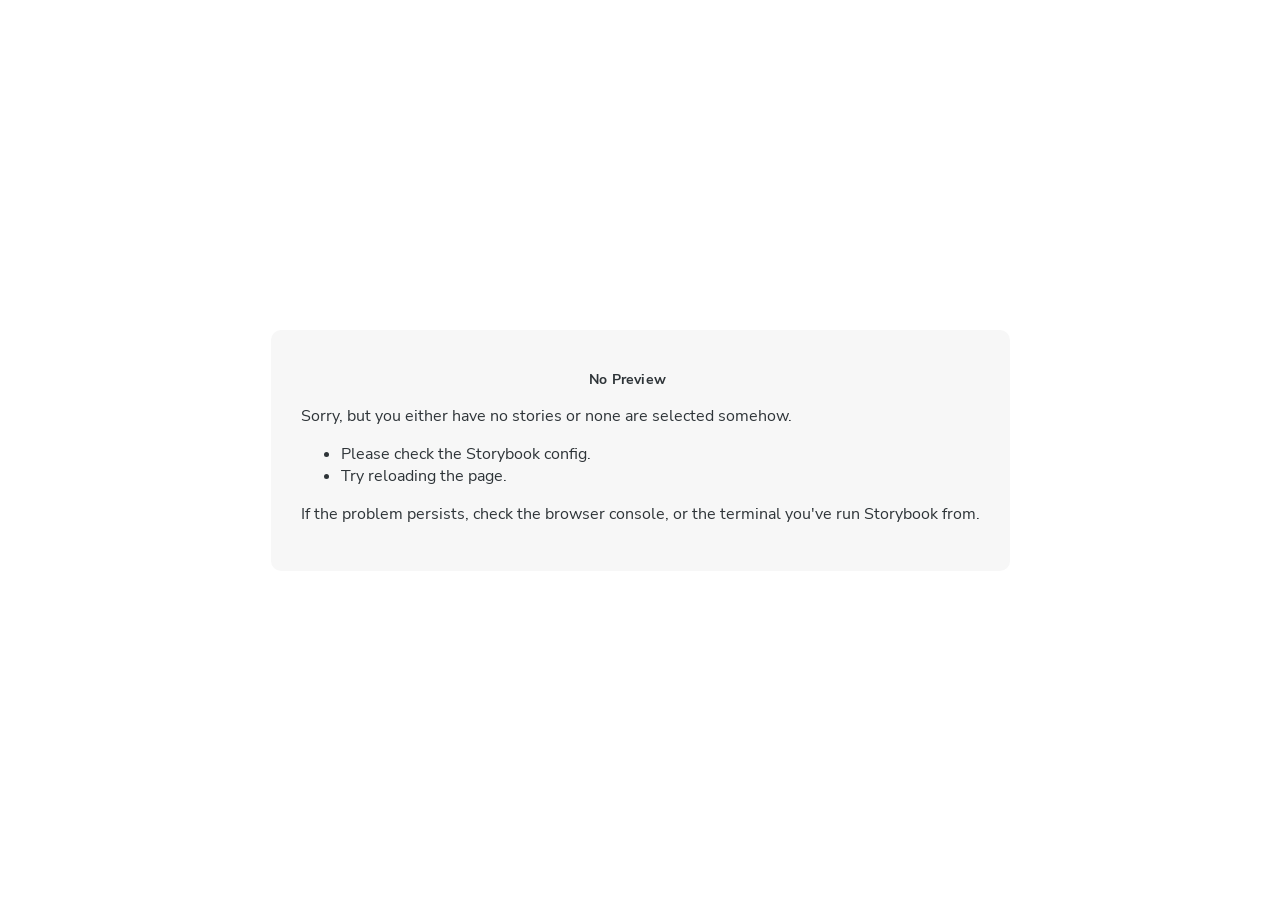
<file: develop/ui-composer/iframe.html>
<!doctype html><html lang="en"><head><meta charset="utf-8"><title>Webpack App</title><meta name="viewport" content="width=device-width,initial-scale=1"><style>@font-face {
        font-family: 'Nunito Sans';
        font-style: normal;
        font-weight: 400;
        font-display: swap;
        src: url('./sb-common-assets/nunito-sans-regular.woff2') format('woff2');
      }

      @font-face {
        font-family: 'Nunito Sans';
        font-style: italic;
        font-weight: 400;
        font-display: swap;
        src: url('./sb-common-assets/nunito-sans-italic.woff2') format('woff2');
      }

      @font-face {
        font-family: 'Nunito Sans';
        font-style: normal;
        font-weight: 700;
        font-display: swap;
        src: url('./sb-common-assets/nunito-sans-bold.woff2') format('woff2');
      }

      @font-face {
        font-family: 'Nunito Sans';
        font-style: italic;
        font-weight: 700;
        font-display: swap;
        src: url('./sb-common-assets/nunito-sans-bold-italic.woff2') format('woff2');
      }</style><base target="_parent"><style>/* While we aren't showing the main block yet, but still preparing, we want everything the user has rendered, which may or may not be in #storybook-root, to be display none */
  .sb-show-preparing-story:not(.sb-show-main) > :not(.sb-preparing-story) {
    display: none;
  }

  .sb-show-preparing-docs:not(.sb-show-main) > :not(.sb-preparing-docs) {
    display: none;
  }

  /* Hide our own blocks when we aren't supposed to be showing them */
  :not(.sb-show-preparing-story) > .sb-preparing-story,
  :not(.sb-show-preparing-docs) > .sb-preparing-docs,
  :not(.sb-show-nopreview) > .sb-nopreview,
  :not(.sb-show-errordisplay) > .sb-errordisplay {
    display: none;
  }

  .sb-show-main.sb-main-centered {
    margin: 0;
    display: flex;
    align-items: center;
    min-height: 100vh;
  }

  .sb-show-main.sb-main-centered #storybook-root {
    box-sizing: border-box;
    margin: auto;
    padding: 1rem;
    max-height: 100%;
    /* Hack for centering correctly in IE11 */
  }

  /* Vertical centering fix for IE11 */
  @media screen and (-ms-high-contrast: none), (-ms-high-contrast: active) {
    .sb-show-main.sb-main-centered:after {
      content: '';
      min-height: inherit;
      font-size: 0;
    }
  }

  .sb-show-main.sb-main-fullscreen {
    margin: 0;
    padding: 0;
    display: block;
  }

  .sb-show-main.sb-main-padded {
    margin: 0;
    padding: 1rem;
    display: block;
    box-sizing: border-box;
  }

  .sb-wrapper {
    position: fixed;
    top: 0;
    bottom: 0;
    left: 0;
    right: 0;
    box-sizing: border-box;

    padding: 40px;
    font-family:
      'Nunito Sans',
      -apple-system,
      '.SFNSText-Regular',
      'San Francisco',
      BlinkMacSystemFont,
      'Segoe UI',
      'Helvetica Neue',
      Helvetica,
      Arial,
      sans-serif;
    -webkit-font-smoothing: antialiased;
    overflow: auto;
  }

  @media (max-width: 700px) {
    .sb-wrapper {
      padding: 20px;
    }
  }

  @media (max-width: 500px) {
    .sb-wrapper {
      padding: 10px;
    }
  }

  .sb-heading {
    font-size: 14px;
    font-weight: 600;
    letter-spacing: 0.2px;
    margin: 10px 0;
    padding-right: 25px;
  }

  .sb-nopreview {
    display: flex;
    align-content: center;
    justify-content: center;
    box-sizing: border-box;
  }

  .sb-nopreview_main {
    margin: auto;
    padding: 30px;
    border-radius: 10px;
    background: rgb(247, 247, 247);
    color: rgb(46, 52, 56);
  }

  .sb-nopreview_main * {
    background: rgb(247, 247, 247);
    color: rgb(46, 52, 56);
  }

  .sb-nopreview_heading {
    text-align: center;
  }

  .sb-errordisplay {
    background: #f6f9fc;
    color: black;
    z-index: 999999;
    width: 100vw;
    min-height: 100vh;
    box-sizing: border-box;
  }

  .sb-errordisplay_main {
    margin: auto;
    padding: 24px;
    display: flex;
    box-sizing: border-box;

    flex-direction: column;
    min-height: 100%;
    width: 100%;
    border-radius: 6px;
    background: white;
    color: black;
    border: 1px solid #ff0000;
    box-shadow: 0 0 64px rgba(0, 0, 0, 0.1);
    gap: 24px;
  }

  .sb-errordisplay_main ol {
    padding-left: 18px;
    margin: 0;
  }

  /* Redefine colors to ensure readability regardless of user-provided * selectors. */
  .sb-errordisplay_main * {
    background: white;
    color: black;
  }

  /* Exclude error code block from the universal reset to preserve ANSI colors and dark theme */
  .sb-errordisplay_main .sb-errordisplay_code,
  .sb-errordisplay_main .sb-errordisplay_code * {
    background: #242424;
    color: #c6c6c6;
  }

  .sb-errordisplay_main h1 {
    font-family: inherit;
    font-size: 22px;
    font-weight: 400;
    line-height: 30px;
    margin: 0;
  }

  .sb-errordisplay_main h1::before {
    content: '';
    display: inline-block;
    width: 12px;
    height: 12px;
    background: #ff4400;
    border-radius: 50%;
    margin-right: 8px;
  }

  .sb-errordisplay_main p,
  .sb-errordisplay_main ol {
    font-family: inherit;
    font-size: 14px;
    font-weight: 400;
    line-height: 19px;
    margin: 0;
  }

  .sb-errordisplay_main li + li {
    margin: 0;
    padding: 0;
    padding-top: 12px;
  }

  .sb-errordisplay_main a {
    color: currentColor;
  }

  .sb-errordisplay_main .sb-errordisplay_code {
    padding: 10px;
    flex: 1;
    background: #242424;
    color: #c6c6c6;
    box-sizing: border-box;

    font-size: 14px;
    font-weight: 400;
    line-height: 19px;
    border-radius: 4px;

    font-family:
      'Operator Mono', 'Fira Code Retina', 'Fira Code', 'FiraCode-Retina', 'Andale Mono',
      'Lucida Console', Consolas, Monaco, monospace;
    margin: 0;
    overflow: auto;
  }

  .sb-errordisplay_main .sb-errordisplay_code code {
    background-color: inherit;
    color: inherit;
  }

  .sb-errordisplay_main .sb-errordisplay_code {
    white-space: pre-wrap;
  }

  @-webkit-keyframes sb-rotate360 {
    from {
      transform: rotate(0deg);
    }

    to {
      transform: rotate(360deg);
    }
  }

  @keyframes sb-rotate360 {
    from {
      transform: rotate(0deg);
    }

    to {
      transform: rotate(360deg);
    }
  }

  @-webkit-keyframes sb-glow {
    0%,
    100% {
      opacity: 1;
    }

    50% {
      opacity: 0.4;
    }
  }

  @keyframes sb-glow {
    0%,
    100% {
      opacity: 1;
    }

    50% {
      opacity: 0.4;
    }
  }

  /* We display the preparing loaders *over* the rendering story */
  .sb-preparing-story,
  .sb-preparing-docs {
    background-color: white;
    /* Maximum possible z-index. It would be better to use stacking contexts to ensure it's always
    on top, but this isn't possible as it would require making CSS changes that could affect user code */
    z-index: 2147483647;
  }

  .sb-loader {
    -webkit-animation: sb-rotate360 0.7s linear infinite;
    animation: sb-rotate360 0.7s linear infinite;
    border-color: rgba(97, 97, 97, 0.29);
    border-radius: 50%;
    border-style: solid;
    border-top-color: #646464;
    border-width: 2px;
    display: inline-block;
    height: 32px;
    left: 50%;
    margin-left: -16px;
    margin-top: -16px;
    mix-blend-mode: difference;
    overflow: hidden;
    position: absolute;
    top: 50%;
    transition: all 200ms ease-out;
    vertical-align: top;
    width: 32px;
    z-index: 4;
  }

  .sb-previewBlock {
    background: #fff;
    border: 1px solid rgba(0, 0, 0, 0.1);
    border-radius: 4px;
    box-shadow: rgba(0, 0, 0, 0.1) 0 1px 3px 0;
    margin: 25px auto 40px;
    max-width: 600px;
  }

  .sb-previewBlock_header {
    align-items: center;
    box-shadow: rgba(0, 0, 0, 0.1) 0 -1px 0 0 inset;
    display: flex;
    gap: 14px;
    height: 40px;
    padding: 0 12px;
  }

  .sb-previewBlock_icon {
    -webkit-animation: sb-glow 1.5s ease-in-out infinite;
    animation: sb-glow 1.5s ease-in-out infinite;
    background: #e6e6e6;
    height: 14px;
    width: 14px;
  }

  .sb-previewBlock_icon:last-child {
    margin-left: auto;
  }

  .sb-previewBlock_body {
    -webkit-animation: sb-glow 1.5s ease-in-out infinite;
    animation: sb-glow 1.5s ease-in-out infinite;
    height: 182px;
    position: relative;
  }

  .sb-argstableBlock {
    border-collapse: collapse;
    border-spacing: 0;
    font-size: 13px;
    line-height: 20px;
    margin: 25px auto 40px;
    max-width: 600px;
    text-align: left;
    width: 100%;
  }

  .sb-argstableBlock th:first-of-type,
  .sb-argstableBlock td:first-of-type {
    padding-left: 20px;
  }

  .sb-argstableBlock th:nth-of-type(2),
  .sb-argstableBlock td:nth-of-type(2) {
    width: 35%;
  }

  .sb-argstableBlock th:nth-of-type(3),
  .sb-argstableBlock td:nth-of-type(3) {
    width: 15%;
  }

  .sb-argstableBlock th:last-of-type,
  .sb-argstableBlock td:last-of-type {
    width: 25%;
    padding-right: 20px;
  }

  .sb-argstableBlock th span,
  .sb-argstableBlock td span {
    -webkit-animation: sb-glow 1.5s ease-in-out infinite;
    animation: sb-glow 1.5s ease-in-out infinite;
    background-color: rgba(0, 0, 0, 0.1);
    border-radius: 0;
    box-shadow: none;
    color: transparent;
  }

  .sb-argstableBlock th {
    padding: 10px 15px;
  }

  .sb-argstableBlock-body {
    border-radius: 4px;
    box-shadow:
      rgba(0, 0, 0, 0.1) 0 1px 3px 1px,
      rgba(0, 0, 0, 0.065) 0 0 0 1px;
  }

  .sb-argstableBlock-body tr {
    background: transparent;
    overflow: hidden;
  }

  .sb-argstableBlock-body tr:not(:first-child) {
    border-top: 1px solid #e6e6e6;
  }

  .sb-argstableBlock-body tr:first-child td:first-child {
    border-top-left-radius: 4px;
  }

  .sb-argstableBlock-body tr:first-child td:last-child {
    border-top-right-radius: 4px;
  }

  .sb-argstableBlock-body tr:last-child td:first-child {
    border-bottom-left-radius: 4px;
  }

  .sb-argstableBlock-body tr:last-child td:last-child {
    border-bottom-right-radius: 4px;
  }

  .sb-argstableBlock-body td {
    background: #fff;
    padding-bottom: 10px;
    padding-top: 10px;
    vertical-align: top;
  }

  .sb-argstableBlock-body td:not(:first-of-type) {
    padding-left: 15px;
    padding-right: 15px;
  }

  .sb-argstableBlock-body button {
    -webkit-animation: sb-glow 1.5s ease-in-out infinite;
    animation: sb-glow 1.5s ease-in-out infinite;
    background-color: rgba(0, 0, 0, 0.1);
    border: 0;
    border-radius: 0;
    box-shadow: none;
    color: transparent;
    display: inline;
    font-size: 12px;
    line-height: 1;
    padding: 10px 16px;
  }

  .sb-argstableBlock-summary {
    margin-top: 4px;
  }

  .sb-argstableBlock-code {
    margin-right: 4px;
    margin-bottom: 4px;
    padding: 2px 5px;
  }

  .sb-sr-only,
  .sb-hidden-until-focus:not(:focus) {
    position: absolute;
    width: 1px;
    height: 1px;
    padding: 0px;
    margin: -1px;
    overflow: hidden;
    clip: rect(0, 0, 0, 0);
    border: none;
  }

  .sb-hidden-until-focus {
    opacity: 0;
    transition: opacity 150ms ease-out;
  }

  .sb-hidden-until-focus:focus {
    opacity: 1;
  }</style><script>/* globals window */
  try {
    if (window.top !== window) {
      window.__REACT_DEVTOOLS_GLOBAL_HOOK__ = window.top.__REACT_DEVTOOLS_GLOBAL_HOOK__;
      window.__VUE_DEVTOOLS_GLOBAL_HOOK__ = window.top.__VUE_DEVTOOLS_GLOBAL_HOOK__;
      window.top.__VUE_DEVTOOLS_CONTEXT__ = window.document;
    }
  } catch (e) {
    // eslint-disable-next-line no-console
    console.warn('unable to connect to top frame for connecting dev tools');
  }</script><style>#storybook-root[hidden],
      #storybook-docs[hidden] {
        display: none !important;
      }</style></head><body><div class="sb-preparing-story sb-wrapper"><div class="sb-loader"></div></div><div class="sb-preparing-docs sb-wrapper"><div class="sb-previewBlock"><div class="sb-previewBlock_header"><div class="sb-previewBlock_icon"></div><div class="sb-previewBlock_icon"></div><div class="sb-previewBlock_icon"></div><div class="sb-previewBlock_icon"></div></div><div class="sb-previewBlock_body"><div class="sb-loader"></div></div></div><table aria-hidden="true" class="sb-argstableBlock"><thead class="sb-argstableBlock-head"><tr><th><span>Name</span></th><th><span>Description</span></th><th><span>Default</span></th><th><span>Control</span></th></tr></thead><tbody class="sb-argstableBlock-body"><tr><td><span>propertyName</span><span title="Required">*</span></td><td><div><span>This is a short description</span></div><div class="sb-argstableBlock-summary"><div><span class="sb-argstableBlock-code">summary</span></div></div></td><td><div><span class="sb-argstableBlock-code">defaultValue</span></div></td><td><button>Set string</button></td></tr><tr><td><span>propertyName</span><span>*</span></td><td><div><span>This is a short description</span></div><div class="sb-argstableBlock-summary"><div><span class="sb-argstableBlock-code">summary</span></div></div></td><td><div><span class="sb-argstableBlock-code">defaultValue</span></div></td><td><button>Set string</button></td></tr><tr><td><span>propertyName</span><span>*</span></td><td><div><span>This is a short description</span></div><div class="sb-argstableBlock-summary"><div><span class="sb-argstableBlock-code">summary</span></div></div></td><td><div><span class="sb-argstableBlock-code">defaultValue</span></div></td><td><button>Set string</button></td></tr></tbody></table></div><div class="sb-nopreview sb-wrapper"><div class="sb-nopreview_main"><h1 class="sb-nopreview_heading sb-heading">No Preview</h1><p>Sorry, but you either have no stories or none are selected somehow.</p><ul><li>Please check the Storybook config.</li><li>Try reloading the page.</li></ul><p>If the problem persists, check the browser console, or the terminal you've run Storybook from.</p></div></div><div class="sb-errordisplay sb-wrapper"><div class="sb-errordisplay_main"><h1 id="error-message"></h1><p>The component failed to render properly, likely due to a configuration issue in Storybook. Here are some common causes and how you can address them:</p><ol><li><strong>Missing Context/Providers</strong>: You can use decorators to supply specific contexts or providers, which are sometimes necessary for components to render correctly. For detailed instructions on using decorators, please visit the <a href="https://storybook.js.org/docs/writing-stories/decorators">Decorators documentation</a>.</li><li><strong>Misconfigured Webpack or Vite</strong>: Verify that Storybook picks up all necessary settings for loaders, plugins, and other relevant parameters. You can find step-by-step guides for configuring <a href="https://storybook.js.org/docs/builders/webpack">Webpack</a> or <a href="https://storybook.js.org/docs/builders/vite">Vite</a> with Storybook.</li><li><strong>Missing Environment Variables</strong>: Your Storybook may require specific environment variables to function as intended. You can set up custom environment variables as outlined in the <a href="https://storybook.js.org/docs/configure/environment-variables">Environment Variables documentation</a>.</li></ol><pre class="sb-errordisplay_code"><code id="error-stack"></code></pre></div></div><div id="storybook-root"></div><div id="storybook-docs"></div><script>window['CONFIG_TYPE'] = "PRODUCTION";
          
      
          
            window['LOGLEVEL'] = "info";
          
      
          
            window['FRAMEWORK_OPTIONS'] = {};
          
      
          
            window['CHANNEL_OPTIONS'] = {};
          
      
          
            window['FEATURES'] = {"actions":true,"argTypeTargetsV7":true,"babelRemoveBugfixes":false,"backgrounds":true,"changeDetection":true,"componentsManifest":false,"controls":true,"disallowImplicitActionsInRenderV8":true,"highlight":true,"interactions":true,"legacyDecoratorFileOrder":false,"measure":true,"outline":true,"menuOnboardingChecklist":true,"sidebarOnboardingChecklist":true,"viewport":true};
          
      
          
      
          
            window['STORIES'] = [{"titlePrefix":"","directory":"./src","files":"**/*.stories.@(js|jsx|ts|tsx)","importPathMatcher":"^\\.[\\\\/](?:src(?:\\/(?!\\.)(?:(?:(?!(?:^|\\/)\\.).)*?)\\/|\\/|$)(?!\\.)(?=.)[^/]*?\\.stories\\.(js|jsx|ts|tsx))$"}];
          
      
          
            window['DOCS_OPTIONS'] = {"defaultName":"Docs"};
          
      
          
            window['TAGS_OPTIONS'] = {};</script><script type="module">import './sb-preview/runtime.js';

      
      import './mocker-runtime-injected.js';
      
      import './runtime~main.1931c944.iframe.bundle.js';
      
      import './457.7aa3c5da.iframe.bundle.js';
      
      import './main.7eec5301.iframe.bundle.js';</script></body></html>
</file>
<file: develop/uikit-playground/assets/index-mokyQawi.css>
@font-face{font-family:RocketChat;font-weight:400;font-style:normal;font-display:auto;src:url(./rocketchat-B3z9LiMT.eot);src:url(./rocketchat-B3z9LiMT.eot?#iefix)format("embedded-opentype"),url(./rocketchat-C1OJtce9.woff2)format("woff2"),url(./rocketchat-DOCMkwop.woff)format("woff"),url(./rocketchat-CSE3hGQf.ttf)format("truetype"),url(./rocketchat-BgdpkcWd.svg#RocketChat)format("svg")}@font-face{font-family:Inter;font-weight:100 900;font-style:normal;font-display:swap;src:url(./InterVariable-DiVDrmQJ.woff2)format("woff2")}.rcx-box--with-inline-elements a,.rcx-field__description a,.rcx-field__error a,.rcx-field__hint a,.rcx-field__link a,.rcx-message-generic-preview__footer a,.rcx-message-generic-preview__title-link,.rcx-sidebar-item:not(.rcx-item),.rcx-sidebar-link,.rcx-states__link a,.rcx-tag--clickable.rcx-tag--clickable,a:where(:not(.rcx-button,.rcx-item,.rcx-item__link)){color:var(--rcx-link-color,var(--rcx-color-font-info,#095ad2))}.rcx-box--with-inline-elements a:focus-visible,.rcx-field__description a:focus-visible,.rcx-field__error a:focus-visible,.rcx-field__hint a:focus-visible,.rcx-field__link a:focus-visible,.rcx-message-generic-preview__footer a:focus-visible,.rcx-message-generic-preview__title-link:focus-visible,.rcx-sidebar-item:focus-visible:not(.rcx-item),.rcx-sidebar-link:focus-visible,.rcx-states__link a:focus-visible,.rcx-tag--clickable:focus-visible,a:focus-visible:where(:not(.rcx-button,.rcx-item,.rcx-item__link)){color:var(--rcx-link-focus-color,var(--rcx-color-font-info,#095ad2));border-radius:var(--rcx-border-radius-small,.125rem);outline:var(--rcx-link-focus-outline-color,var(--rcx-color-stroke-highlight,#156ff5)) solid 1px;outline-offset:0;box-shadow:0 0 0 2px var(--rcx-link-focus-box-shadow-color,var(--rcx-color-stroke-extra-light-highlight,#d1ebfe));text-decoration:none}.rcx-box--with-inline-elements a:where(:visited),.rcx-field__description a:where(:visited),.rcx-field__error a:where(:visited),.rcx-field__hint a:where(:visited),.rcx-field__link a:where(:visited),.rcx-message-generic-preview__footer a:where(:visited),.rcx-message-generic-preview__title-link:where(:visited),.rcx-sidebar-item:where(:visited):not(.rcx-item),.rcx-sidebar-link:where(:visited),.rcx-states__link a:where(:visited),.rcx-tag--clickable:where(:visited),.rcx-tag--danger.rcx-tag--clickable:where(:visited),.rcx-tag--featured.rcx-tag--clickable:where(:visited),.rcx-tag--primary.rcx-tag--clickable:where(:visited),.rcx-tag--secondary-danger.rcx-tag--clickable:where(:visited),.rcx-tag--secondary-info.rcx-tag--clickable:where(:visited),.rcx-tag--secondary-warning.rcx-tag--clickable:where(:visited),.rcx-tag--secondary.rcx-tag--clickable:where(:visited),.rcx-tag--warning.rcx-tag--clickable:where(:visited),a:where(:visited):where(:not(.rcx-button,.rcx-item,.rcx-item__link)){color:var(--rcx-link-visited-color,var(--rcx-color-font-info,#095ad2))}.rcx-box--with-inline-elements a:where(:active),.rcx-field__description a:where(:active),.rcx-field__error a:where(:active),.rcx-field__hint a:where(:active),.rcx-field__link a:where(:active),.rcx-message-generic-preview__footer a:where(:active),.rcx-message-generic-preview__title-link:where(:active),.rcx-sidebar-item:where(:active):not(.rcx-item),.rcx-sidebar-link:where(:active),.rcx-states__link a:where(:active),.rcx-tag--clickable:where(:active),.rcx-tag--danger.rcx-tag--clickable:where(:active),.rcx-tag--featured.rcx-tag--clickable:where(:active),.rcx-tag--primary.rcx-tag--clickable:where(:active),.rcx-tag--secondary-danger.rcx-tag--clickable:where(:active),.rcx-tag--secondary-info.rcx-tag--clickable:where(:active),.rcx-tag--secondary-warning.rcx-tag--clickable:where(:active),.rcx-tag--secondary.rcx-tag--clickable:where(:active),.rcx-tag--warning.rcx-tag--clickable:where(:active),a:where(:active):where(:not(.rcx-button,.rcx-item,.rcx-item__link)){color:var(--rcx-link-active-color,var(--rcx-color-font-info,#095ad2))}.rcx-box--with-inline-elements abbr,.rcx-box--with-inline-elements b,.rcx-box--with-inline-elements cite,.rcx-box--with-inline-elements code,.rcx-box--with-inline-elements del,.rcx-box--with-inline-elements dfn,.rcx-box--with-inline-elements em,.rcx-box--with-inline-elements i,.rcx-box--with-inline-elements ins,.rcx-box--with-inline-elements kbd,.rcx-box--with-inline-elements q,.rcx-box--with-inline-elements samp,.rcx-box--with-inline-elements small,.rcx-box--with-inline-elements strong,.rcx-box--with-inline-elements sub,.rcx-box--with-inline-elements sup,.rcx-box--with-inline-elements time,.rcx-box--with-inline-elements var,.rcx-field__description abbr,.rcx-field__description b,.rcx-field__description cite,.rcx-field__description code,.rcx-field__description del,.rcx-field__description dfn,.rcx-field__description em,.rcx-field__description i,.rcx-field__description ins,.rcx-field__description kbd,.rcx-field__description q,.rcx-field__description samp,.rcx-field__description small,.rcx-field__description strong,.rcx-field__description sub,.rcx-field__description sup,.rcx-field__description time,.rcx-field__description var,.rcx-field__error abbr,.rcx-field__error b,.rcx-field__error cite,.rcx-field__error code,.rcx-field__error del,.rcx-field__error dfn,.rcx-field__error em,.rcx-field__error i,.rcx-field__error ins,.rcx-field__error kbd,.rcx-field__error q,.rcx-field__error samp,.rcx-field__error small,.rcx-field__error strong,.rcx-field__error sub,.rcx-field__error sup,.rcx-field__error time,.rcx-field__error var,.rcx-field__hint abbr,.rcx-field__hint b,.rcx-field__hint cite,.rcx-field__hint code,.rcx-field__hint del,.rcx-field__hint dfn,.rcx-field__hint em,.rcx-field__hint i,.rcx-field__hint ins,.rcx-field__hint kbd,.rcx-field__hint q,.rcx-field__hint samp,.rcx-field__hint small,.rcx-field__hint strong,.rcx-field__hint sub,.rcx-field__hint sup,.rcx-field__hint time,.rcx-field__hint var,.rcx-field__link abbr,.rcx-field__link b,.rcx-field__link cite,.rcx-field__link code,.rcx-field__link del,.rcx-field__link dfn,.rcx-field__link em,.rcx-field__link i,.rcx-field__link ins,.rcx-field__link kbd,.rcx-field__link q,.rcx-field__link samp,.rcx-field__link small,.rcx-field__link strong,.rcx-field__link sub,.rcx-field__link sup,.rcx-field__link time,.rcx-field__link var,.rcx-states__link abbr,.rcx-states__link b,.rcx-states__link cite,.rcx-states__link code,.rcx-states__link del,.rcx-states__link dfn,.rcx-states__link em,.rcx-states__link i,.rcx-states__link ins,.rcx-states__link kbd,.rcx-states__link q,.rcx-states__link samp,.rcx-states__link small,.rcx-states__link strong,.rcx-states__link sub,.rcx-states__link sup,.rcx-states__link time,.rcx-states__link var{letter-spacing:inherit;color:inherit;font:inherit}.rcx-box--with-inline-elements a,.rcx-box--with-inline-elements abbr,.rcx-box--with-inline-elements q,.rcx-field__description a,.rcx-field__description abbr,.rcx-field__description q,.rcx-field__error a,.rcx-field__error abbr,.rcx-field__error q,.rcx-field__hint a,.rcx-field__hint abbr,.rcx-field__hint q,.rcx-field__link a,.rcx-field__link abbr,.rcx-field__link q,.rcx-states__link a,.rcx-states__link abbr,.rcx-states__link q{letter-spacing:inherit;font:inherit}.rcx-box--with-inline-elements b,.rcx-box--with-inline-elements strong,.rcx-field__description b,.rcx-field__description strong,.rcx-field__error b,.rcx-field__error strong,.rcx-field__hint b,.rcx-field__hint strong,.rcx-field__link b,.rcx-field__link strong,.rcx-states__link b,.rcx-states__link strong{letter-spacing:inherit;font:inherit;font-weight:bolder}.rcx-box--with-inline-elements em,.rcx-box--with-inline-elements i,.rcx-box--with-inline-elements q cite,.rcx-box--with-inline-elements var,.rcx-field__description em,.rcx-field__description i,.rcx-field__description q cite,.rcx-field__description var,.rcx-field__error em,.rcx-field__error i,.rcx-field__error q cite,.rcx-field__error var,.rcx-field__hint em,.rcx-field__hint i,.rcx-field__hint q cite,.rcx-field__hint var,.rcx-field__link em,.rcx-field__link i,.rcx-field__link q cite,.rcx-field__link var,.rcx-states__link em,.rcx-states__link i,.rcx-states__link q cite,.rcx-states__link var{letter-spacing:inherit;font:inherit;font-style:italic}.rcx-box--with-inline-elements q:before,.rcx-field__description q:before,.rcx-field__error q:before,.rcx-field__hint q:before,.rcx-field__link q:before,.rcx-states__link q:before{content:open-quote}.rcx-box--with-inline-elements q:after,.rcx-field__description q:after,.rcx-field__error q:after,.rcx-field__hint q:after,.rcx-field__link q:after,.rcx-states__link q:after{content:close-quote}.rcx-box--with-inline-elements ol,.rcx-box--with-inline-elements ul,.rcx-field__description ol,.rcx-field__description ul,.rcx-field__error ol,.rcx-field__error ul,.rcx-field__hint ol,.rcx-field__hint ul,.rcx-field__link ol,.rcx-field__link ul,.rcx-states__link ol,.rcx-states__link ul{display:inline-flex}.rcx-box--with-inline-elements li,.rcx-field__description li,.rcx-field__error li,.rcx-field__hint li,.rcx-field__link li,.rcx-states__link li{margin-inline:24px 8px;display:list-item}.rcx-box--with-inline-elements li:first-child,.rcx-field__description li:first-child,.rcx-field__error li:first-child,.rcx-field__hint li:first-child,.rcx-field__link li:first-child,.rcx-states__link li:first-child{margin-inline-start:16px}.rcx-box--with-block-elements ul,.rcx-box--with-inline-elements ul,.rcx-field__description ul,.rcx-field__error ul,.rcx-field__hint ul,.rcx-field__link ul,.rcx-states__link ul{list-style-type:disc}.rcx-box--with-inline-elements ul span,.rcx-field__description ul span,.rcx-field__error ul span,.rcx-field__hint ul span,.rcx-field__link ul span,.rcx-states__link ul span{margin-inline-end:8px}.rcx-box--with-inline-elements ul input,.rcx-field__description ul input,.rcx-field__error ul input,.rcx-field__hint ul input,.rcx-field__link ul input,.rcx-states__link ul input{vertical-align:middle}.rcx-box--with-block-elements ol,.rcx-box--with-inline-elements ol,.rcx-field__description ol,.rcx-field__error ol,.rcx-field__hint ol,.rcx-field__link ol,.rcx-states__link ol{list-style-type:decimal}.rcx-box--with-inline-elements code,.rcx-field__description code,.rcx-field__error code,.rcx-field__hint code,.rcx-field__link code,.rcx-states__link code{vertical-align:middle;white-space:pre-wrap;letter-spacing:inherit;word-wrap:break-word;color:var(--rcx-color-font-default,#2f343d);border-width:1px;border-color:var(--rcx-color-stroke-light,#cbced1);border-radius:var(--rcx-border-radius-medium,.25rem);background-color:var(--rcx-color-surface-tint,#f7f8fa);font:inherit;font-family:var(--rcx-font-family-mono,Menlo,Monaco,Consolas,"Liberation Mono","Courier New",monospace);-webkit-font-smoothing:auto;letter-spacing:0;direction:ltr;unicode-bidi:embed;padding:1px 4px;font-size:.75rem;font-weight:700;line-height:1rem;display:inline}.rcx-box--with-inline-elements time,.rcx-field__description time,.rcx-field__error time,.rcx-field__hint time,.rcx-field__link time,.rcx-states__link time{letter-spacing:inherit;color:var(--rcx-color-font-secondary-info,#6c737a);font:inherit}.rcx-box--with-inline-elements dfn,.rcx-field__description dfn,.rcx-field__error dfn,.rcx-field__hint dfn,.rcx-field__link dfn,.rcx-states__link dfn{letter-spacing:inherit;color:var(--rcx-color-font-secondary-info,#6c737a);font:inherit;font-style:italic}.rcx-box--with-inline-elements abbr[title],.rcx-field__description abbr[title],.rcx-field__error abbr[title],.rcx-field__hint abbr[title],.rcx-field__link abbr[title],.rcx-states__link abbr[title]{border-block-end-width:0;-webkit-text-decoration:underline dashed;text-decoration:underline dashed}.rcx-box--with-inline-elements del,.rcx-field__description del,.rcx-field__error del,.rcx-field__hint del,.rcx-field__link del,.rcx-states__link del{letter-spacing:inherit;font:inherit;-webkit-text-decoration:line-through;text-decoration:line-through}.rcx-box--with-inline-elements ins,.rcx-field__description ins,.rcx-field__error ins,.rcx-field__hint ins,.rcx-field__link ins,.rcx-states__link ins{letter-spacing:inherit;font:inherit;-webkit-text-decoration:underline;text-decoration:underline}.rcx-box--with-inline-elements sub,.rcx-box--with-inline-elements sup,.rcx-field__description sub,.rcx-field__description sup,.rcx-field__error sub,.rcx-field__error sup,.rcx-field__hint sub,.rcx-field__hint sup,.rcx-field__link sub,.rcx-field__link sup,.rcx-states__link sub,.rcx-states__link sup{vertical-align:baseline;font-size:75%;line-height:0;position:relative}.rcx-box--with-inline-elements sup,.rcx-field__description sup,.rcx-field__error sup,.rcx-field__hint sup,.rcx-field__link sup,.rcx-states__link sup{inset-block-start:-.5em}.rcx-box--with-inline-elements sub,.rcx-field__description sub,.rcx-field__error sub,.rcx-field__hint sub,.rcx-field__link sub,.rcx-states__link sub{inset-block-end:-.25em}.rcx-box--with-inline-elements kbd,.rcx-field__description kbd,.rcx-field__error kbd,.rcx-field__hint kbd,.rcx-field__link kbd,.rcx-states__link kbd{letter-spacing:inherit;border-radius:var(--rcx-border-radius-small,.125rem);font:inherit;font-family:var(--rcx-font-family-mono,Menlo,Monaco,Consolas,"Liberation Mono","Courier New",monospace);-webkit-font-smoothing:auto;border:1px solid;padding:4px 8px}.rcx-box--with-inline-elements small,.rcx-field__description small,.rcx-field__error small,.rcx-field__hint small,.rcx-field__link small,.rcx-states__link small{letter-spacing:inherit;font:inherit;font-size:80%}.rcx-box--with-block-elements{font:inherit}.rcx-box--with-block-elements h1{letter-spacing:0;font-size:1.5rem;font-weight:700;line-height:2rem}.rcx-box--with-block-elements h2{letter-spacing:0;font-size:1rem;font-weight:700;line-height:1.5rem}.rcx-box--with-block-elements h3{letter-spacing:0;font-size:.875rem;font-weight:500;line-height:1.25rem}.rcx-box--with-block-elements h4{letter-spacing:0;font-size:.75rem;font-weight:700;line-height:1rem}.rcx-box--with-block-elements h5,.rcx-box--with-block-elements h6{letter-spacing:0;font-size:.625rem;font-weight:700;line-height:.75rem}.rcx-box--with-block-elements h1,.rcx-box--with-block-elements h2,.rcx-box--with-block-elements h3,.rcx-box--with-block-elements h4,.rcx-box--with-block-elements h5,.rcx-box--with-block-elements h6{margin:16px 0;display:block}.rcx-box--with-block-elements p{letter-spacing:0;color:inherit;margin:16px 0;font-size:.875rem;font-weight:400;line-height:1.25rem;display:block}.rcx-box--with-block-elements ol,.rcx-box--with-block-elements ul{letter-spacing:0;margin:16px 0;padding-inline-start:40px;font-size:.875rem;font-weight:400;line-height:1.25rem;display:block}.rcx-box--with-block-elements li{text-align:inherit;color:inherit;font:inherit;margin-inline-start:0;display:list-item}.rcx-box--with-block-elements li:first-child{margin-inline-start:0}.rcx-box--with-block-elements pre{letter-spacing:inherit;font:inherit;font-family:var(--rcx-font-family-mono,Menlo,Monaco,Consolas,"Liberation Mono","Courier New",monospace)}.rcx-box--with-block-elements pre code{letter-spacing:inherit;margin:8px 0;padding:8px;display:block;overflow-y:hidden}.rcx-box,.rcx-box--full:after,.rcx-box--full:before,.rcx-skeleton{box-sizing:border-box;font-variant-numeric:tabular-nums;-webkit-font-smoothing:antialiased;-moz-osx-font-smoothing:grayscale;outline:none;flex:0 auto}.rcx-box--animated,.rcx-box--animated:after,.rcx-box--animated:before{transition:all .18s}@media (prefers-reduced-motion){.rcx-box--animated,.rcx-box--animated:after,.rcx-box--animated:before{transition:none}}.rcx-box--full,.rcx-box--full:after,.rcx-box--full:before,.rcx-chip{font-family:var(--rcx-font-family-sans,Inter,-apple-system,BlinkMacSystemFont,"Segoe UI",Roboto,Oxygen,Ubuntu,Cantarell,"Helvetica Neue","Apple Color Emoji","Segoe UI Emoji","Segoe UI Symbol","Meiryo UI",Arial,sans-serif);-webkit-font-smoothing:antialiased;-moz-osx-font-smoothing:grayscale;border:0 solid;outline:none;margin:0;padding:0}.rcx-box--focusable{border:1px solid #0000}.rcx-box--focusable:focus-visible{border-color:var(--rcx-color-stroke-highlight,#156ff5);border-radius:var(--rcx-border-radius-medium,.25rem);box-shadow:none;box-shadow:0 0 0 2px var(--rcx-color-stroke-extra-light-highlight,#d1ebfe);outline:0}.rcx-accordion{border-block-end-color:var(--rcx-color-stroke-extra-light,#ebecef);border-block-end-width:1px}.rcx-accordion,.rcx-accordion-item{flex-flow:column;display:flex}.rcx-accordion-item__bar{text-align:start;min-height:5.5rem;color:var(--rcx-color-font-titles-labels,#1f2329);border-width:1px;border-color:var(--rcx-color-stroke-extra-light,#ebecef) transparent transparent;flex-flow:row;padding:31px 7px;display:flex}.rcx-accordion-item__bar[tabindex]{cursor:pointer;outline:0}.rcx-accordion-item__bar[tabindex]:disabled{cursor:not-allowed}.rcx-accordion-item__bar[tabindex]:hover{background-color:var(--rcx-color-surface-tint,#f7f8fa)}.rcx-accordion-item__bar[tabindex]:focus{border-color:var(--rcx-color-stroke-highlight,#156ff5);box-shadow:0 0 0 2px var(--rcx-color-stroke-extra-light-highlight,#d1ebfe)}.rcx-accordion-item__bar--disabled{cursor:not-allowed;color:var(--rcx-color-font-disabled,#cbced1);background-color:var(--rcx-color-surface-disabled,#f7f8fa)}.rcx-accordion-item__title{text-overflow:ellipsis;white-space:nowrap;letter-spacing:0;flex:1 1 0;font-size:1rem;font-weight:700;line-height:1.5rem;overflow:hidden}.rcx-accordion-item__panel{visibility:hidden;height:0;padding:0 8px;overflow:hidden}.rcx-accordion-item__panel--expanded{visibility:visible;height:auto;padding:32px 8px}.rcx-audio-player{border-width:1px;border-color:var(--rcx-color-stroke-extra-light,#ebecef);border-radius:var(--rcx-border-radius-medium,.25rem);background-color:var(--rcx-color-surface-tint,#f7f8fa);max-width:18.75rem;padding-block:12px;padding-inline:16px 8px}.rcx-audio-player,.rcx-audio-player__controls{align-items:center;width:100%;display:flex}.rcx-audio-player__track{flex-grow:1;align-items:center;gap:16px;margin-inline:8px;display:flex}.rcx-audio-player__time{letter-spacing:0;color:var(--rcx-color-font-secondary-info,#6c737a);font-size:.875rem;font-weight:400;line-height:1.25rem}.rcx-audio-player__range{width:100%}.rcx-autocomplete,.rcx-input-box--small:not(.rcx-input-box--undecorated),.rcx-input-box:not(.rcx-input-box--undecorated),.rcx-input-box__wrapper,.rcx-select{border-width:1px;border-color:var(--rcx-input-colors-border-color,var(--rcx-color-stroke-light,#cbced1));border-radius:var(--rcx-input-border-radius,var(--rcx-border-radius-medium,.25rem));background-color:var(--rcx-input-colors-background-color,var(--rcx-color-surface-light,#fff));box-shadow:none}.rcx-autocomplete:hover,.rcx-input-box--small:hover:not(.rcx-input-box--undecorated),.rcx-input-box:hover:not(.rcx-input-box--undecorated),.rcx-input-box__wrapper:hover,.rcx-select:hover{border-color:var(--rcx-input-colors-hover-border-color,var(--rcx-color-stroke-dark,#6c737a))}.rcx-autocomplete:focus,.rcx-autocomplete:focus-within,.rcx-input-box--small:focus-within:not(.rcx-input-box--undecorated),.rcx-input-box--small:focus:not(.rcx-input-box--undecorated),.rcx-input-box:focus-within:not(.rcx-input-box--undecorated),.rcx-input-box:focus:not(.rcx-input-box--undecorated),.rcx-input-box__wrapper:focus,.rcx-input-box__wrapper:focus-within,.rcx-select:focus,.rcx-select:focus-within{border-color:var(--rcx-input-colors-focus-border-color,var(--rcx-color-stroke-highlight,#156ff5));box-shadow:0 0 0 2px var(--rcx-input-colors-focus-shadow-color,var(--rcx-color-shadow-highlight,#d1ebfe))}.rcx-autocomplete:active,.rcx-input-box--small:active:not(.rcx-input-box--undecorated),.rcx-input-box:active:not(.rcx-input-box--undecorated),.rcx-input-box__wrapper:active,.rcx-select:active{border-color:var(--rcx-input-colors-active-border-color,var(--rcx-color-stroke-dark,#6c737a));box-shadow:none}.rcx-autocomplete:disabled,.rcx-input-box--small:disabled:not(.rcx-input-box--undecorated),.rcx-input-box:disabled:not(.rcx-input-box--undecorated),.rcx-input-box__wrapper:disabled,.rcx-select:disabled,:disabled .rcx-autocomplete,:disabled .rcx-input-box--small:not(.rcx-input-box--undecorated),:disabled .rcx-input-box:not(.rcx-input-box--undecorated),:disabled .rcx-input-box__wrapper,:disabled .rcx-select{border-color:var(--rcx-input-colors-disabled-border-color,var(--rcx-color-stroke-light,#cbced1));background-color:var(--rcx-input-colors-disabled-background-color,var(--rcx-color-surface-disabled,#f7f8fa))}.rcx-autocomplete:invalid,.rcx-input-box--small:not(.rcx-input-box--undecorated):invalid,.rcx-input-box:not(.rcx-input-box--undecorated):invalid,.rcx-input-box__wrapper:invalid,.rcx-select--invalid.rcx-autocomplete,.rcx-select.rcx-select--invalid,.rcx-select:invalid{border-width:1px;border-color:var(--rcx-input-colors-invalid-border-color,var(--rcx-color-stroke-error,#ec0d2a));border-radius:var(--rcx-input-border-radius,var(--rcx-border-radius-medium,.25rem));background-color:var(--rcx-input-colors-invalid-background-color,var(--rcx-color-surface-light,#fff));box-shadow:none}.rcx-autocomplete:has(>.rcx-input-box:invalid){border-width:1px;border-color:var(--rcx-input-colors-invalid-border-color,var(--rcx-color-stroke-error,#ec0d2a));border-radius:var(--rcx-input-border-radius,var(--rcx-border-radius-medium,.25rem));background-color:var(--rcx-input-colors-invalid-background-color,var(--rcx-color-surface-light,#fff));box-shadow:none}.rcx-input-box__wrapper:has(>.rcx-input-box:invalid){border-width:1px;border-color:var(--rcx-input-colors-invalid-border-color,var(--rcx-color-stroke-error,#ec0d2a));border-radius:var(--rcx-input-border-radius,var(--rcx-border-radius-medium,.25rem));background-color:var(--rcx-input-colors-invalid-background-color,var(--rcx-color-surface-light,#fff));box-shadow:none}.rcx-select:has(>.rcx-input-box:invalid){border-width:1px;border-color:var(--rcx-input-colors-invalid-border-color,var(--rcx-color-stroke-error,#ec0d2a));border-radius:var(--rcx-input-border-radius,var(--rcx-border-radius-medium,.25rem));background-color:var(--rcx-input-colors-invalid-background-color,var(--rcx-color-surface-light,#fff));box-shadow:none}.rcx-autocomplete:hover:invalid,.rcx-input-box--small:hover:not(.rcx-input-box--undecorated):invalid,.rcx-input-box:hover:not(.rcx-input-box--undecorated):invalid,.rcx-input-box__wrapper:hover:invalid,.rcx-select--invalid.rcx-autocomplete:hover,.rcx-select.rcx-select--invalid:hover,.rcx-select:hover:invalid{border-color:var(--rcx-input-colors-invalid-hover-border-color,var(--rcx-color-stroke-error,#ec0d2a))}.rcx-autocomplete:hover:has(>.rcx-input-box:invalid){border-color:var(--rcx-input-colors-invalid-hover-border-color,var(--rcx-color-stroke-error,#ec0d2a))}.rcx-input-box__wrapper:hover:has(>.rcx-input-box:invalid){border-color:var(--rcx-input-colors-invalid-hover-border-color,var(--rcx-color-stroke-error,#ec0d2a))}.rcx-select:hover:has(>.rcx-input-box:invalid){border-color:var(--rcx-input-colors-invalid-hover-border-color,var(--rcx-color-stroke-error,#ec0d2a))}.rcx-autocomplete:focus-within:invalid,.rcx-autocomplete:focus:invalid,.rcx-input-box--small:focus-within:not(.rcx-input-box--undecorated):invalid,.rcx-input-box--small:focus:not(.rcx-input-box--undecorated):invalid,.rcx-input-box:focus-within:not(.rcx-input-box--undecorated):invalid,.rcx-input-box:focus:not(.rcx-input-box--undecorated):invalid,.rcx-input-box__wrapper:focus-within:invalid,.rcx-input-box__wrapper:focus:invalid,.rcx-select--invalid.rcx-autocomplete:focus,.rcx-select--invalid.rcx-autocomplete:focus-within,.rcx-select.rcx-select--invalid:focus,.rcx-select.rcx-select--invalid:focus-within,.rcx-select:focus-within:invalid,.rcx-select:focus:invalid{border-color:var(--rcx-input-colors-invalid-focus-border-color,var(--rcx-color-stroke-error,#ec0d2a));box-shadow:0 0 0 2px var(--rcx-input-colors-invalid-focus-shadow-color,var(--rcx-color-shadow-danger,#ffe9ec))}.rcx-autocomplete:focus-within:has(>.rcx-input-box:invalid){border-color:var(--rcx-input-colors-invalid-focus-border-color,var(--rcx-color-stroke-error,#ec0d2a));box-shadow:0 0 0 2px var(--rcx-input-colors-invalid-focus-shadow-color,var(--rcx-color-shadow-danger,#ffe9ec))}.rcx-autocomplete:focus:has(>.rcx-input-box:invalid){border-color:var(--rcx-input-colors-invalid-focus-border-color,var(--rcx-color-stroke-error,#ec0d2a));box-shadow:0 0 0 2px var(--rcx-input-colors-invalid-focus-shadow-color,var(--rcx-color-shadow-danger,#ffe9ec))}.rcx-input-box__wrapper:focus-within:has(>.rcx-input-box:invalid){border-color:var(--rcx-input-colors-invalid-focus-border-color,var(--rcx-color-stroke-error,#ec0d2a));box-shadow:0 0 0 2px var(--rcx-input-colors-invalid-focus-shadow-color,var(--rcx-color-shadow-danger,#ffe9ec))}.rcx-input-box__wrapper:focus:has(>.rcx-input-box:invalid){border-color:var(--rcx-input-colors-invalid-focus-border-color,var(--rcx-color-stroke-error,#ec0d2a));box-shadow:0 0 0 2px var(--rcx-input-colors-invalid-focus-shadow-color,var(--rcx-color-shadow-danger,#ffe9ec))}.rcx-select:focus-within:has(>.rcx-input-box:invalid){border-color:var(--rcx-input-colors-invalid-focus-border-color,var(--rcx-color-stroke-error,#ec0d2a));box-shadow:0 0 0 2px var(--rcx-input-colors-invalid-focus-shadow-color,var(--rcx-color-shadow-danger,#ffe9ec))}.rcx-select:focus:has(>.rcx-input-box:invalid){border-color:var(--rcx-input-colors-invalid-focus-border-color,var(--rcx-color-stroke-error,#ec0d2a));box-shadow:0 0 0 2px var(--rcx-input-colors-invalid-focus-shadow-color,var(--rcx-color-shadow-danger,#ffe9ec))}.rcx-autocomplete:active:invalid,.rcx-input-box--small:active:not(.rcx-input-box--undecorated):invalid,.rcx-input-box:active:not(.rcx-input-box--undecorated):invalid,.rcx-input-box__wrapper:active:invalid,.rcx-select--invalid.rcx-autocomplete:active,.rcx-select.rcx-select--invalid:active,.rcx-select:active:invalid{border-color:var(--rcx-input-colors-invalid-active-border-color,var(--rcx-color-stroke-error,#ec0d2a));box-shadow:none}.rcx-autocomplete:active:has(>.rcx-input-box:invalid){border-color:var(--rcx-input-colors-invalid-active-border-color,var(--rcx-color-stroke-error,#ec0d2a));box-shadow:none}.rcx-input-box__wrapper:active:has(>.rcx-input-box:invalid){border-color:var(--rcx-input-colors-invalid-active-border-color,var(--rcx-color-stroke-error,#ec0d2a));box-shadow:none}.rcx-select:active:has(>.rcx-input-box:invalid){border-color:var(--rcx-input-colors-invalid-active-border-color,var(--rcx-color-stroke-error,#ec0d2a));box-shadow:none}.rcx-autocomplete:disabled:invalid,.rcx-input-box--small:disabled:not(.rcx-input-box--undecorated):invalid,.rcx-input-box:disabled:not(.rcx-input-box--undecorated):invalid,.rcx-input-box__wrapper:disabled:invalid,.rcx-select--invalid.rcx-autocomplete:disabled,.rcx-select.rcx-select--invalid:disabled,.rcx-select:disabled:invalid,:disabled .rcx-autocomplete:invalid,:disabled .rcx-input-box--small:not(.rcx-input-box--undecorated):invalid,:disabled .rcx-input-box:not(.rcx-input-box--undecorated):invalid,:disabled .rcx-input-box__wrapper:invalid,:disabled .rcx-select--invalid.rcx-autocomplete,:disabled .rcx-select.rcx-select--invalid,:disabled .rcx-select:invalid{border-color:var(--rcx-input-colors-invalid-disabled-border-color,var(--rcx-color-stroke-light,#cbced1));background-color:var(--rcx-input-colors-invalid-disabled-background-color,var(--rcx-color-surface-disabled,#f7f8fa))}.rcx-autocomplete:disabled:has(>.rcx-input-box:invalid){border-color:var(--rcx-input-colors-invalid-disabled-border-color,var(--rcx-color-stroke-light,#cbced1));background-color:var(--rcx-input-colors-invalid-disabled-background-color,var(--rcx-color-surface-disabled,#f7f8fa))}.rcx-input-box__wrapper:disabled:has(>.rcx-input-box:invalid){border-color:var(--rcx-input-colors-invalid-disabled-border-color,var(--rcx-color-stroke-light,#cbced1));background-color:var(--rcx-input-colors-invalid-disabled-background-color,var(--rcx-color-surface-disabled,#f7f8fa))}.rcx-select:disabled:has(>.rcx-input-box:invalid){border-color:var(--rcx-input-colors-invalid-disabled-border-color,var(--rcx-color-stroke-light,#cbced1));background-color:var(--rcx-input-colors-invalid-disabled-background-color,var(--rcx-color-surface-disabled,#f7f8fa))}:disabled .rcx-autocomplete:has(>.rcx-input-box:invalid){border-color:var(--rcx-input-colors-invalid-disabled-border-color,var(--rcx-color-stroke-light,#cbced1));background-color:var(--rcx-input-colors-invalid-disabled-background-color,var(--rcx-color-surface-disabled,#f7f8fa))}:disabled .rcx-input-box__wrapper:has(>.rcx-input-box:invalid){border-color:var(--rcx-input-colors-invalid-disabled-border-color,var(--rcx-color-stroke-light,#cbced1));background-color:var(--rcx-input-colors-invalid-disabled-background-color,var(--rcx-color-surface-disabled,#f7f8fa))}:disabled .rcx-select:has(>.rcx-input-box:invalid){border-color:var(--rcx-input-colors-invalid-disabled-border-color,var(--rcx-color-stroke-light,#cbced1));background-color:var(--rcx-input-colors-invalid-disabled-background-color,var(--rcx-color-surface-disabled,#f7f8fa))}.rcx-check-box__input,.rcx-item-drag-announcer,.rcx-radio-button__input,.rcx-toggle-switch__input{clip:rect(0,0,0,0);white-space:nowrap;clip-path:inset(50%);border:0;width:1px;height:1px;margin:-1px;padding:0;position:absolute;overflow:hidden}.rcx-input-box--type-select::-webkit-scrollbar{width:.25rem;height:.25rem}.rcx-input-box--type-textarea::-webkit-scrollbar{width:.25rem;height:.25rem}.rcx-input-box--type-select::-webkit-scrollbar-track{background-color:#0000}.rcx-input-box--type-textarea::-webkit-scrollbar-track{background-color:#0000}.rcx-input-box--type-select::-webkit-scrollbar-thumb{background-color:#f7f8fa0d}.rcx-input-box--type-textarea::-webkit-scrollbar-thumb{background-color:#f7f8fa0d}.rcx-input-box--type-select:hover::-webkit-scrollbar-thumb{background-color:#f7f8fa26}.rcx-input-box--type-textarea:hover::-webkit-scrollbar-thumb{background-color:#f7f8fa26}.rcx-autocomplete,.rcx-input-box__wrapper,.rcx-select{vertical-align:baseline;word-break:break-all;outline:0;flex-flow:row;flex-grow:1;align-items:flex-start;min-width:9rem;padding-block:8px;padding-inline:15px;display:inline-flex;position:relative}.rcx-autocomplete:disabled,.rcx-input-box__wrapper:disabled,.rcx-select:disabled,:disabled .rcx-autocomplete,:disabled .rcx-input-box__wrapper,:disabled .rcx-select{cursor:not-allowed;pointer-events:none}.rcx-input-box__wrapper:has(>.rcx-input-box:disabled){cursor:not-allowed;pointer-events:none;border-color:var(--rcx-input-colors-disabled-border-color,var(--rcx-color-stroke-light,#cbced1));background-color:var(--rcx-input-colors-disabled-background-color,var(--rcx-color-surface-disabled,#f7f8fa))}.rcx-input-box__wrapper--end-addon-flush{padding-block:4px;padding-inline-end:4px}.rcx-input-box__addon,.rcx-select__addon{cursor:pointer;outline:0;flex-flow:row;flex:none;align-items:flex-start;display:flex}.rcx-input-box__addon:disabled,.rcx-select__addon:disabled{cursor:not-allowed}:is(.rcx-input-box__addon:has(+.rcx-input-box),.rcx-select__addon:has(+.rcx-input-box)){margin-inline-end:.5rem}.rcx-input-box+.rcx-input-box__addon,.rcx-input-box+.rcx-select__addon{margin-inline-start:.5rem}.rcx-input-box{width:0;min-width:8rem;-webkit-user-select:initial;-moz-user-select:initial;-webkit-user-select:auto;user-select:auto;vertical-align:baseline;white-space:nowrap;word-break:break-all;letter-spacing:0;text-overflow:ellipsis;background-color:#0000;outline:0;flex:1 0 auto;font-size:.875rem;font-weight:500;line-height:1.25rem;display:inline-flex;position:relative;overflow:hidden}.rcx-input-box--type-textarea{resize:none;vertical-align:middle;white-space:normal;overflow:auto}.rcx-input-box--type-date::-webkit-calendar-picker-indicator{cursor:pointer;color:#0000;background:0 0;width:auto;height:auto;position:absolute;inset:0}.rcx-input-box--type-date::-webkit-inner-spin-button{cursor:pointer;color:#0000;background:0 0;width:auto;height:auto;position:absolute;inset:0}.rcx-input-box--type-time::-webkit-calendar-picker-indicator{cursor:pointer;color:#0000;background:0 0;width:auto;height:auto;position:absolute;inset:0}.rcx-input-box--type-time::-webkit-inner-spin-button{cursor:pointer;color:#0000;background:0 0;width:auto;height:auto;position:absolute;inset:0}.rcx-input-box--type-date,.rcx-input-box--type-time{-webkit-text-fill-color:var(--rcx-input-colors-color,var(--rcx-color-font-titles-labels,#1f2329))}.rcx-input-box--type-date:disabled,.rcx-input-box--type-time:disabled,:disabled .rcx-input-box--type-date,:disabled .rcx-input-box--type-time{-webkit-text-fill-color:var(--rcx-input-colors-disabled-color,var(--rcx-color-font-disabled,#cbced1))}.rcx-input-box--type-date::-webkit-datetime-edit{padding-block:0}.rcx-input-box--type-date::-webkit-datetime-edit-day-field{padding-block:0}.rcx-input-box--type-date::-webkit-datetime-edit-fields-wrapper{padding-block:0}.rcx-input-box--type-date::-webkit-datetime-edit-hour-field{padding-block:0}.rcx-input-box--type-date::-webkit-datetime-edit-meridiem-field{padding-block:0}.rcx-input-box--type-date::-webkit-datetime-edit-millisecond-field{padding-block:0}.rcx-input-box--type-date::-webkit-datetime-edit-minute-field{padding-block:0}.rcx-input-box--type-date::-webkit-datetime-edit-month-field{padding-block:0}.rcx-input-box--type-date::-webkit-datetime-edit-second-field{padding-block:0}.rcx-input-box--type-date::-webkit-datetime-edit-year-field{padding-block:0}.rcx-input-box--type-datetime-local::-webkit-datetime-edit{padding-block:0}.rcx-input-box--type-datetime-local::-webkit-datetime-edit-day-field{padding-block:0}.rcx-input-box--type-datetime-local::-webkit-datetime-edit-fields-wrapper{padding-block:0}.rcx-input-box--type-datetime-local::-webkit-datetime-edit-hour-field{padding-block:0}.rcx-input-box--type-datetime-local::-webkit-datetime-edit-meridiem-field{padding-block:0}.rcx-input-box--type-datetime-local::-webkit-datetime-edit-millisecond-field{padding-block:0}.rcx-input-box--type-datetime-local::-webkit-datetime-edit-minute-field{padding-block:0}.rcx-input-box--type-datetime-local::-webkit-datetime-edit-month-field{padding-block:0}.rcx-input-box--type-datetime-local::-webkit-datetime-edit-second-field{padding-block:0}.rcx-input-box--type-datetime-local::-webkit-datetime-edit-year-field{padding-block:0}.rcx-input-box--type-time::-webkit-datetime-edit{padding-block:0}.rcx-input-box--type-time::-webkit-datetime-edit-day-field{padding-block:0}.rcx-input-box--type-time::-webkit-datetime-edit-fields-wrapper{padding-block:0}.rcx-input-box--type-time::-webkit-datetime-edit-hour-field{padding-block:0}.rcx-input-box--type-time::-webkit-datetime-edit-meridiem-field{padding-block:0}.rcx-input-box--type-time::-webkit-datetime-edit-millisecond-field{padding-block:0}.rcx-input-box--type-time::-webkit-datetime-edit-minute-field{padding-block:0}.rcx-input-box--type-time::-webkit-datetime-edit-month-field{padding-block:0}.rcx-input-box--type-time::-webkit-datetime-edit-second-field{padding-block:0}.rcx-input-box--type-time::-webkit-datetime-edit-year-field{padding-block:0}@supports (-moz-orient:inline){.rcx-input-box--type-date+.rcx-input-box__addon,.rcx-input-box--type-date+.rcx-select__addon{display:none}}.rcx-input-box--type-select{appearance:none;overflow:auto}.rcx-input-box--type-select.rcx-input-box--multiple{vertical-align:middle}.rcx-input-box:not(.rcx-input-box--undecorated){min-width:8rem;min-height:2.5rem;padding:8px 15px}.rcx-input-box__wrapper:has(>.rcx-input-box){align-items:center;min-height:2.5rem}.rcx-input-box__wrapper:has(>.rcx-input-box--type-textarea){align-items:flex-start}.rcx-input-box__wrapper:has(.rcx-input-box--small){align-items:center;min-width:7rem;min-height:1.75rem;max-height:1.75rem;padding:4px 8px}.rcx-input-box--small{letter-spacing:0;font-size:.75rem;font-weight:400;line-height:1rem}.rcx-input-box--small:not(.rcx-input-box--undecorated){min-width:7rem;min-height:1.75rem;padding:4px 8px}.rcx-input-box{color:var(--rcx-input-colors-color,var(--rcx-color-font-titles-labels,#1f2329))}.rcx-input-box::placeholder{color:var(--rcx-input-colors-placeholder-color,var(--rcx-color-font-hint,#6c737a))}.rcx-input-box.rcx-input-box--placeholder-visible{color:var(--rcx-input-colors-placeholder-color,var(--rcx-color-font-hint,#6c737a))}.rcx-input-box:focus{caret-color:var(--rcx-input-colors-focus-caret-color,var(--rcx-color-font-titles-labels,#1f2329))}.rcx-input-box:active{caret-color:var(--rcx-input-colors-active-caret-color,var(--rcx-color-font-titles-labels,#1f2329))}.rcx-input-box:disabled,:disabled .rcx-input-box{color:var(--rcx-input-colors-disabled-color,var(--rcx-color-font-disabled,#cbced1));cursor:not-allowed}.rcx-input-box:disabled::-moz-placeholder{color:var(--rcx-input-colors-disabled-color,var(--rcx-color-font-disabled,#cbced1))}:disabled .rcx-input-box::-moz-placeholder{color:var(--rcx-input-colors-disabled-color,var(--rcx-color-font-disabled,#cbced1))}.rcx-input-box:disabled::placeholder,:disabled .rcx-input-box::placeholder{color:var(--rcx-input-colors-disabled-color,var(--rcx-color-font-disabled,#cbced1))}.rcx-input-box:invalid{color:var(--rcx-input-colors-invalid-color,var(--rcx-color-font-titles-labels,#1f2329))}.rcx-input-box:invalid::placeholder{color:var(--rcx-input-colors-invalid-placeholder-color,var(--rcx-color-font-hint,#6c737a))}.rcx-input-box:invalid.rcx-input-box--placeholder-visible{color:var(--rcx-input-colors-invalid-placeholder-color,var(--rcx-color-font-hint,#6c737a))}.rcx-input-box:invalid:focus{caret-color:var(--rcx-input-colors-invalid-focus-caret-color,var(--rcx-color-font-titles-labels,#1f2329))}.rcx-input-box:invalid:active{caret-color:var(--rcx-input-colors-invalid-active-caret-color,var(--rcx-color-font-titles-labels,#1f2329))}.rcx-input-box:invalid:disabled,:disabled .rcx-input-box:invalid{color:var(--rcx-input-colors-invalid-disabled-color,var(--rcx-color-font-disabled,#cbced1))}.rcx-input-box:invalid:disabled::-moz-placeholder{color:var(--rcx-input-colors-invalid-disabled-color,var(--rcx-color-font-disabled,#cbced1))}:disabled .rcx-input-box:invalid::-moz-placeholder{color:var(--rcx-input-colors-invalid-disabled-color,var(--rcx-color-font-disabled,#cbced1))}.rcx-input-box:invalid:disabled::placeholder,:disabled .rcx-input-box:invalid::placeholder{color:var(--rcx-input-colors-invalid-disabled-color,var(--rcx-color-font-disabled,#cbced1))}.rcx-input-box:invalid+.rcx-input-box__addon,.rcx-input-box:invalid+.rcx-select__addon{color:var(--rcx-input-colors-invalid-color,var(--rcx-color-font-titles-labels,#1f2329))}.rcx-input-box__addon:has(+.rcx-input-box:invalid){color:var(--rcx-input-colors-invalid-color,var(--rcx-color-font-titles-labels,#1f2329))}.rcx-select__addon:has(+.rcx-input-box:invalid){color:var(--rcx-input-colors-invalid-color,var(--rcx-color-font-titles-labels,#1f2329))}.rcx-input-box:invalid:focus+.rcx-input-box__addon,.rcx-input-box:invalid:focus+.rcx-select__addon{color:var(--rcx-input-colors-invalid-focus-icon-color,var(--rcx-color-font-titles-labels,#1f2329))}.rcx-input-box__addon:has(+.rcx-input-box:invalid:focus){color:var(--rcx-input-colors-invalid-focus-icon-color,var(--rcx-color-font-titles-labels,#1f2329))}.rcx-select__addon:has(+.rcx-input-box:invalid:focus){color:var(--rcx-input-colors-invalid-focus-icon-color,var(--rcx-color-font-titles-labels,#1f2329))}.rcx-input-box:invalid:disabled+.rcx-input-box__addon,.rcx-input-box:invalid:disabled+.rcx-select__addon,:disabled .rcx-input-box:invalid+.rcx-input-box__addon,:disabled .rcx-input-box:invalid+.rcx-select__addon{color:var(--rcx-input-colors-invalid-disabled-color,var(--rcx-color-font-disabled,#cbced1))}.rcx-input-box__addon:has(+.rcx-input-box:invalid:disabled){color:var(--rcx-input-colors-invalid-disabled-color,var(--rcx-color-font-disabled,#cbced1))}.rcx-select__addon:has(+.rcx-input-box:invalid:disabled){color:var(--rcx-input-colors-invalid-disabled-color,var(--rcx-color-font-disabled,#cbced1))}.rcx-input-box+.rcx-input-box__addon,.rcx-input-box+.rcx-select__addon{color:var(--rcx-input-colors-color,var(--rcx-color-font-titles-labels,#1f2329))}.rcx-input-box__addon:has(+.rcx-input-box){color:var(--rcx-input-colors-color,var(--rcx-color-font-titles-labels,#1f2329))}.rcx-select__addon:has(+.rcx-input-box){color:var(--rcx-input-colors-color,var(--rcx-color-font-titles-labels,#1f2329))}.rcx-input-box:focus+.rcx-input-box__addon,.rcx-input-box:focus+.rcx-select__addon{color:var(--rcx-input-colors-focus-icon-color,var(--rcx-color-font-titles-labels,#1f2329))}.rcx-input-box__addon:has(+.rcx-input-box:focus){color:var(--rcx-input-colors-focus-icon-color,var(--rcx-color-font-titles-labels,#1f2329))}.rcx-select__addon:has(+.rcx-input-box:focus){color:var(--rcx-input-colors-focus-icon-color,var(--rcx-color-font-titles-labels,#1f2329))}.rcx-input-box:disabled+.rcx-input-box__addon,.rcx-input-box:disabled+.rcx-select__addon,:disabled .rcx-input-box+.rcx-input-box__addon,:disabled .rcx-input-box+.rcx-select__addon{color:var(--rcx-input-colors-disabled-color,var(--rcx-color-font-disabled,#cbced1))}.rcx-input-box__addon:has(+.rcx-input-box:disabled){color:var(--rcx-input-colors-disabled-color,var(--rcx-color-font-disabled,#cbced1))}.rcx-select__addon:has(+.rcx-input-box:disabled){color:var(--rcx-input-colors-disabled-color,var(--rcx-color-font-disabled,#cbced1))}.rcx-input-box:disabled+.rcx-input-box__addon,.rcx-input-box:disabled+.rcx-select__addon,:disabled .rcx-input-box+.rcx-input-box__addon,:disabled .rcx-input-box+.rcx-select__addon{pointer-events:none}.rcx-input-box__wrapper>.rcx-input-box{width:0;min-width:0}.rcx-input-box__wrapper>.rcx-input-box--small{padding:0}.rcx-input-box__placeholder{color:var(--rcx-input-colors-placeholder-color,var(--rcx-color-font-hint,#6c737a))}.rcx-input-box__option,.rcx-input-box__placeholder{text-overflow:ellipsis;white-space:nowrap;letter-spacing:0;font-size:.875rem;font-weight:500;line-height:1.25rem;overflow:hidden}.rcx-input-box__option,.rcx-skeleton__input{color:var(--rcx-input-colors-color,var(--rcx-color-font-titles-labels,#1f2329))}.rcx-skeleton__input{vertical-align:baseline;border-width:1px;border-color:var(--rcx-input-colors-border-color,var(--rcx-color-stroke-light,#cbced1));border-radius:var(--rcx-input-border-radius,var(--rcx-border-radius-medium,.25rem));background-color:var(--rcx-input-colors-background-color,var(--rcx-color-surface-light,#fff));letter-spacing:0;text-overflow:ellipsis;flex:1 0 0;min-width:8rem;min-height:2.5rem;padding:11px 15px;font-size:.875rem;font-weight:500;line-height:1.25rem;display:inline-flex;overflow:hidden}.rcx-autocomplete,.rcx-select{align-items:center;min-height:2.5rem;position:relative}.rcx-select__item{color:var(--rcx-color-font-titles-labels,#1f2329);letter-spacing:0;text-overflow:ellipsis;flex-grow:1;margin-inline:4px;font-size:.875rem;font-weight:400;line-height:1.25rem;overflow:hidden}.rcx-select__item--placeholder{color:var(--rcx-color-font-hint,#6c737a)}.rcx-select__value{color:var(--rcx-color-font-titles-labels,#1f2329)}.rcx-select__focus--button,.rcx-select__value--placeholder{color:var(--rcx-color-font-hint,#6c737a)}.rcx-select__value--small{letter-spacing:0;font-size:.75rem;font-weight:400;line-height:1rem}.rcx-select__field{flex-grow:1;margin-inline:.25rem;display:flex}.rcx-select__values{flex-wrap:wrap;align-items:center;gap:.25rem;margin:-.25rem;display:flex}.rcx-select__values--spacious{gap:.5rem}.rcx-select__focus--button{letter-spacing:0;font-size:.875rem;font-weight:500;line-height:1.25rem}.rcx-select__focus,.rcx-select__placeholder{-webkit-user-select:none;user-select:none;text-align:start;vertical-align:middle;white-space:nowrap;background:inherit;appearance:none;cursor:pointer;text-overflow:ellipsis;outline:0;min-width:auto;text-decoration:none;display:inline-block;overflow:hidden}.rcx-select__focus:disabled,.rcx-select__placeholder:disabled{cursor:not-allowed}.rcx-select__addon{cursor:pointer;padding:initial;outline:0}.rcx-select__addon:disabled{cursor:not-allowed}.rcx-select__filter{margin-inline:4px}.rcx-select__chip{text-overflow:ellipsis;white-space:nowrap;max-width:9.375rem;overflow:hidden}.rcx-select__wrapper{-webkit-user-select:none;user-select:none;white-space:nowrap;opacity:1;flex-grow:1;flex-shrink:1;align-items:center;min-width:0;margin-inline:-.25rem;display:flex}.rcx-select__wrapper>.rcx-select__focus{flex-shrink:1}.rcx-select__wrapper--hidden>.rcx-select__focus{opacity:0;width:0;transition:none}.rcx-autocomplete:invalid,.rcx-select--invalid.rcx-autocomplete,.rcx-select.rcx-select--invalid,.rcx-select:invalid{color:var(--rcx-input-colors-invalid-color,var(--rcx-color-font-titles-labels,#1f2329))}.rcx-autocomplete:invalid::-moz-placeholder{color:var(--rcx-input-colors-invalid-placeholder-color,var(--rcx-color-font-hint,#6c737a))}.rcx-select--invalid.rcx-autocomplete::-moz-placeholder{color:var(--rcx-input-colors-invalid-placeholder-color,var(--rcx-color-font-hint,#6c737a))}.rcx-select.rcx-select--invalid::-moz-placeholder{color:var(--rcx-input-colors-invalid-placeholder-color,var(--rcx-color-font-hint,#6c737a))}.rcx-select:invalid::-moz-placeholder{color:var(--rcx-input-colors-invalid-placeholder-color,var(--rcx-color-font-hint,#6c737a))}.rcx-autocomplete:invalid::placeholder,.rcx-select--invalid.rcx-autocomplete::placeholder,.rcx-select.rcx-select--invalid::placeholder,.rcx-select:invalid::placeholder,.rcx-autocomplete:invalid.rcx-input-box--placeholder-visible,.rcx-select--invalid.rcx-input-box--placeholder-visible.rcx-autocomplete,.rcx-select.rcx-select--invalid.rcx-input-box--placeholder-visible,.rcx-select:invalid.rcx-input-box--placeholder-visible{color:var(--rcx-input-colors-invalid-placeholder-color,var(--rcx-color-font-hint,#6c737a))}.rcx-autocomplete:invalid:focus,.rcx-select--invalid.rcx-autocomplete:focus,.rcx-select.rcx-select--invalid:focus,.rcx-select:invalid:focus{caret-color:var(--rcx-input-colors-invalid-focus-caret-color,var(--rcx-color-font-titles-labels,#1f2329))}.rcx-autocomplete:invalid:active,.rcx-select--invalid.rcx-autocomplete:active,.rcx-select.rcx-select--invalid:active,.rcx-select:invalid:active{caret-color:var(--rcx-input-colors-invalid-active-caret-color,var(--rcx-color-font-titles-labels,#1f2329))}.rcx-autocomplete:invalid:disabled,.rcx-select--invalid.rcx-autocomplete:disabled,.rcx-select.rcx-select--invalid:disabled,.rcx-select:invalid:disabled,:disabled .rcx-autocomplete:invalid,:disabled .rcx-select--invalid.rcx-autocomplete,:disabled .rcx-select.rcx-select--invalid,:disabled .rcx-select:invalid{color:var(--rcx-input-colors-invalid-disabled-color,var(--rcx-color-font-disabled,#cbced1))}.rcx-autocomplete:invalid:disabled::-moz-placeholder{color:var(--rcx-input-colors-invalid-disabled-color,var(--rcx-color-font-disabled,#cbced1))}.rcx-select--invalid.rcx-autocomplete:disabled::-moz-placeholder{color:var(--rcx-input-colors-invalid-disabled-color,var(--rcx-color-font-disabled,#cbced1))}.rcx-select.rcx-select--invalid:disabled::-moz-placeholder{color:var(--rcx-input-colors-invalid-disabled-color,var(--rcx-color-font-disabled,#cbced1))}.rcx-select:invalid:disabled::-moz-placeholder{color:var(--rcx-input-colors-invalid-disabled-color,var(--rcx-color-font-disabled,#cbced1))}:disabled .rcx-autocomplete:invalid::-moz-placeholder{color:var(--rcx-input-colors-invalid-disabled-color,var(--rcx-color-font-disabled,#cbced1))}:disabled .rcx-select--invalid.rcx-autocomplete::-moz-placeholder{color:var(--rcx-input-colors-invalid-disabled-color,var(--rcx-color-font-disabled,#cbced1))}:disabled .rcx-select.rcx-select--invalid::-moz-placeholder{color:var(--rcx-input-colors-invalid-disabled-color,var(--rcx-color-font-disabled,#cbced1))}:disabled .rcx-select:invalid::-moz-placeholder{color:var(--rcx-input-colors-invalid-disabled-color,var(--rcx-color-font-disabled,#cbced1))}.rcx-autocomplete:invalid:disabled::placeholder,.rcx-select--invalid.rcx-autocomplete:disabled::placeholder,.rcx-select.rcx-select--invalid:disabled::placeholder,.rcx-select:invalid:disabled::placeholder,:disabled .rcx-autocomplete:invalid::placeholder,:disabled .rcx-select--invalid.rcx-autocomplete::placeholder,:disabled .rcx-select.rcx-select--invalid::placeholder,:disabled .rcx-select:invalid::placeholder{color:var(--rcx-input-colors-invalid-disabled-color,var(--rcx-color-font-disabled,#cbced1))}.rcx-autocomplete:invalid+.rcx-input-box__addon,.rcx-autocomplete:invalid+.rcx-select__addon,.rcx-select--invalid.rcx-autocomplete+.rcx-input-box__addon,.rcx-select--invalid.rcx-autocomplete+.rcx-select__addon,.rcx-select.rcx-select--invalid+.rcx-input-box__addon,.rcx-select.rcx-select--invalid+.rcx-select__addon,.rcx-select:invalid+.rcx-input-box__addon,.rcx-select:invalid+.rcx-select__addon{color:var(--rcx-input-colors-invalid-color,var(--rcx-color-font-titles-labels,#1f2329))}.rcx-input-box__addon:has(+.rcx-select:invalid,+.rcx-autocomplete:invalid,+.rcx-select.rcx-select--invalid,+.rcx-select--invalid.rcx-autocomplete){color:var(--rcx-input-colors-invalid-color,var(--rcx-color-font-titles-labels,#1f2329))}.rcx-select__addon:has(+.rcx-select:invalid,+.rcx-autocomplete:invalid,+.rcx-select.rcx-select--invalid,+.rcx-select--invalid.rcx-autocomplete){color:var(--rcx-input-colors-invalid-color,var(--rcx-color-font-titles-labels,#1f2329))}.rcx-autocomplete:invalid:focus+.rcx-input-box__addon,.rcx-autocomplete:invalid:focus+.rcx-select__addon,.rcx-select--invalid.rcx-autocomplete:focus+.rcx-input-box__addon,.rcx-select--invalid.rcx-autocomplete:focus+.rcx-select__addon,.rcx-select.rcx-select--invalid:focus+.rcx-input-box__addon,.rcx-select.rcx-select--invalid:focus+.rcx-select__addon,.rcx-select:invalid:focus+.rcx-input-box__addon,.rcx-select:invalid:focus+.rcx-select__addon{color:var(--rcx-input-colors-invalid-focus-icon-color,var(--rcx-color-font-titles-labels,#1f2329))}.rcx-input-box__addon:has(+.rcx-select:invalid:focus,+.rcx-autocomplete:invalid:focus,+.rcx-select.rcx-select--invalid:focus,+.rcx-select--invalid.rcx-autocomplete:focus){color:var(--rcx-input-colors-invalid-focus-icon-color,var(--rcx-color-font-titles-labels,#1f2329))}.rcx-select__addon:has(+.rcx-select:invalid:focus,+.rcx-autocomplete:invalid:focus,+.rcx-select.rcx-select--invalid:focus,+.rcx-select--invalid.rcx-autocomplete:focus){color:var(--rcx-input-colors-invalid-focus-icon-color,var(--rcx-color-font-titles-labels,#1f2329))}.rcx-autocomplete:invalid:disabled+.rcx-input-box__addon,.rcx-autocomplete:invalid:disabled+.rcx-select__addon,.rcx-select--invalid.rcx-autocomplete:disabled+.rcx-input-box__addon,.rcx-select--invalid.rcx-autocomplete:disabled+.rcx-select__addon,.rcx-select.rcx-select--invalid:disabled+.rcx-input-box__addon,.rcx-select.rcx-select--invalid:disabled+.rcx-select__addon,.rcx-select:invalid:disabled+.rcx-input-box__addon,.rcx-select:invalid:disabled+.rcx-select__addon,:disabled .rcx-autocomplete:invalid+.rcx-input-box__addon,:disabled .rcx-autocomplete:invalid+.rcx-select__addon,:disabled .rcx-select--invalid.rcx-autocomplete+.rcx-input-box__addon,:disabled .rcx-select--invalid.rcx-autocomplete+.rcx-select__addon,:disabled .rcx-select.rcx-select--invalid+.rcx-input-box__addon,:disabled .rcx-select.rcx-select--invalid+.rcx-select__addon,:disabled .rcx-select:invalid+.rcx-input-box__addon,:disabled .rcx-select:invalid+.rcx-select__addon{color:var(--rcx-input-colors-invalid-disabled-color,var(--rcx-color-font-disabled,#cbced1))}.rcx-input-box__addon:has(+.rcx-select:invalid:disabled,+.rcx-autocomplete:invalid:disabled,+.rcx-select.rcx-select--invalid:disabled,+.rcx-select--invalid.rcx-autocomplete:disabled){color:var(--rcx-input-colors-invalid-disabled-color,var(--rcx-color-font-disabled,#cbced1))}.rcx-select__addon:has(+.rcx-select:invalid:disabled,+.rcx-autocomplete:invalid:disabled,+.rcx-select.rcx-select--invalid:disabled,+.rcx-select--invalid.rcx-autocomplete:disabled){color:var(--rcx-input-colors-invalid-disabled-color,var(--rcx-color-font-disabled,#cbced1))}.rcx-select--disabled.rcx-autocomplete,.rcx-select.rcx-select--disabled{pointer-events:none;border-color:var(--rcx-input-colors-disabled-border-color,var(--rcx-color-stroke-light,#cbced1));background-color:var(--rcx-input-colors-disabled-background-color,var(--rcx-color-surface-disabled,#f7f8fa))}.rcx-select--invalid.rcx-select--disabled.rcx-autocomplete,.rcx-select.rcx-select--invalid.rcx-select--disabled{color:var(--rcx-input-colors-invalid-disabled-color,var(--rcx-color-font-disabled,#cbced1));border-color:var(--rcx-input-colors-invalid-disabled-border-color,var(--rcx-color-stroke-light,#cbced1));background-color:var(--rcx-input-colors-invalid-disabled-background-color,var(--rcx-color-surface-disabled,#f7f8fa))}.rcx-select--trigger{letter-spacing:0;flex-direction:row;justify-content:space-between;font-size:.875rem;font-weight:400;line-height:1.25rem;display:flex}.rcx-select[aria-expanded=true],[aria-expanded=true].rcx-autocomplete{border-color:var(--rcx-input-colors-focus-border-color,var(--rcx-color-stroke-highlight,#156ff5));box-shadow:0 0 0 2px var(--rcx-input-colors-focus-shadow-color,var(--rcx-color-shadow-highlight,#d1ebfe))}.rcx-select[aria-expanded=true].rcx-select--invalid,[aria-expanded=true].rcx-select--invalid.rcx-autocomplete{border-color:var(--rcx-input-colors-invalid-focus-border-color,var(--rcx-color-stroke-error,#ec0d2a));box-shadow:0 0 0 2px var(--rcx-input-colors-invalid-focus-shadow-color,var(--rcx-color-shadow-danger,#ffe9ec))}.rcx-autocomplete>.rcx-icon,.rcx-select>.rcx-icon{color:var(--rcx-color-font-titles-labels,#1f2329)}.rcx-autocomplete .rcx-select__addon,.rcx-select .rcx-select__addon{margin-inline:4px}.rcx-autocomplete__input{order:1}.rcx-avatar{vertical-align:middle;display:inline-flex}.rcx-avatar--x16{width:1rem;height:1rem}.rcx-avatar--x18{width:1.125rem;height:1.125rem}.rcx-avatar--x20{width:1.25rem;height:1.25rem}.rcx-avatar--x24{width:1.5rem;height:1.5rem}.rcx-avatar--x28{width:1.75rem;height:1.75rem}.rcx-avatar--x32{width:2rem;height:2rem}.rcx-avatar--x36{width:2.25rem;height:2.25rem}.rcx-avatar--x40{width:2.5rem;height:2.5rem}.rcx-avatar--x48{width:3rem;height:3rem}.rcx-avatar--x124{width:7.75rem;height:7.75rem}.rcx-avatar--x200{width:12.5rem;height:12.5rem}.rcx-avatar--x332{width:20.75rem;height:20.75rem}.rcx-avatar__element{width:100%;height:100%;position:relative}.rcx-avatar__element--x16{border-radius:var(--rcx-avatar-border-radius-16,var(--rcx-border-radius-small,.125rem))}.rcx-avatar__element--x18{border-radius:var(--rcx-avatar-border-radius-18,var(--rcx-border-radius-small,.125rem))}.rcx-avatar__element--x20{border-radius:var(--rcx-avatar-border-radius-20,var(--rcx-border-radius-medium,.25rem))}.rcx-avatar__element--x24{border-radius:var(--rcx-avatar-border-radius-24,var(--rcx-border-radius-medium,.25rem))}.rcx-avatar__element--x28{border-radius:var(--rcx-avatar-border-radius-28,var(--rcx-border-radius-medium,.25rem))}.rcx-avatar__element--x32{border-radius:var(--rcx-avatar-border-radius-32,var(--rcx-border-radius-medium,.25rem))}.rcx-avatar__element--x36{border-radius:var(--rcx-avatar-border-radius-36,var(--rcx-border-radius-medium,.25rem))}.rcx-avatar__element--x40{border-radius:var(--rcx-avatar-border-radius-40,var(--rcx-border-radius-medium,.25rem))}.rcx-avatar__element--x48{border-radius:var(--rcx-avatar-border-radius-48,var(--rcx-border-radius-medium,.25rem))}.rcx-avatar__element--x124{border-radius:var(--rcx-avatar-border-radius-124,var(--rcx-border-radius-medium,.25rem))}.rcx-avatar__element--x200{border-radius:var(--rcx-avatar-border-radius-200,var(--rcx-border-radius-medium,.25rem))}.rcx-avatar__element--x332{border-radius:var(--rcx-avatar-border-radius-332,var(--rcx-border-radius-large,.5rem))}.rcx-avatar__element--object-fit-contain{-o-object-fit:contain;object-fit:contain}.rcx-avatar__element--object-fit-cover{-o-object-fit:cover;object-fit:cover}.rcx-avatar__element--object-fit-fill{-o-object-fit:fill;object-fit:fill}.rcx-avatar__element--object-fit-none{-o-object-fit:none;object-fit:none}.rcx-avatar__element--object-fit-scale-down{-o-object-fit:scale-down;object-fit:scale-down}.rcx-avatar__element--rounded{border-radius:var(--rcx-avatar-border-radius-rounded,var(--rcx-border-radius-full,624.938rem))}.rcx-avatar-stack{background-color:var(--rcx-avatar-background-color,var(--rcx-color-surface-light,#fff));flex-direction:row-reverse;justify-content:center;display:flex}.rcx-avatar-stack>.rcx-avatar{margin:auto -2px}.rcx-avatar-stack>.rcx-avatar>.rcx-avatar__element{border:1px solid #0000}.rcx-badge{text-align:center;white-space:nowrap;text-overflow:ellipsis;word-break:keep-all;border-radius:var(--rcx-badge-border-radius,var(--rcx-border-radius-full,624.938rem));letter-spacing:0;justify-content:center;width:fit-content;min-width:1rem;min-height:1rem;padding:2px 4px;font-size:.625rem;font-weight:700;line-height:.75rem;text-decoration:none;display:flex;overflow:hidden}.rcx-badge--primary{color:var(--rcx-badge-colors-primary-color,var(--rcx-color-font-pure-white,#fff));background-color:var(--rcx-badge-colors-primary-background-color,var(--rcx-color-badge-background-level-2,#156ff5))}.rcx-badge--secondary{color:var(--rcx-badge-colors-secondary-color,var(--rcx-color-font-pure-white,#fff));background-color:var(--rcx-badge-colors-secondary-background-color,var(--rcx-color-badge-background-level-1,#6c737a))}.rcx-badge--warning{color:var(--rcx-badge-colors-warning-color,var(--rcx-color-font-pure-white,#fff));background-color:var(--rcx-badge-colors-warning-background-color,var(--rcx-color-badge-background-level-3,#f38c39))}.rcx-badge--danger{color:var(--rcx-badge-colors-danger-color,var(--rcx-color-font-pure-white,#fff));background-color:var(--rcx-badge-colors-danger-background-color,var(--rcx-color-badge-background-level-4,#ec0d2a))}.rcx-badge--small{min-width:.5rem;min-height:.5rem}.rcx-banner{box-sizing:border-box;color:var(--rcx-banner-colors-neutral-color,var(--rcx-color-font-default,#2f343d));border-top-style:solid;border-top-width:4px;border-bottom:1px solid var(--rcx-color-stroke-extra-light,#ebecef);background-color:var(--rcx-banner-colors-neutral-background-color,var(--rcx-color-surface-tint,#f7f8fa));font-family:var(--rcx-font-family-sans,Inter,-apple-system,BlinkMacSystemFont,"Segoe UI",Roboto,Oxygen,Ubuntu,Cantarell,"Helvetica Neue","Apple Color Emoji","Segoe UI Emoji","Segoe UI Symbol","Meiryo UI",Arial,sans-serif);-webkit-font-smoothing:antialiased;-moz-osx-font-smoothing:grayscale;flex-flow:row;flex:0 auto;justify-content:space-between;align-items:flex-start;padding-block:14px;padding-inline:16px;display:flex}.rcx-banner--inline{padding-block:12px}.rcx-banner--actionable{cursor:pointer}.rcx-banner--neutral{border-top-color:#0000}.rcx-banner--info{border-top-color:var(--rcx-banner-colors-info-color,var(--rcx-color-status-font-on-info,#095ad2))}.rcx-banner--warning{border-top-color:var(--rcx-banner-colors-warning-color,var(--rcx-color-status-font-on-warning,#895f00))}.rcx-banner--danger{border-top-color:var(--rcx-banner-colors-danger-color,var(--rcx-color-status-font-on-danger,#9b1325))}.rcx-banner--success{border-top-color:var(--rcx-banner-colors-success-color,var(--rcx-color-status-font-on-success,#148660))}.rcx-banner__icon{padding-block:8px;padding-inline-end:12px}.rcx-banner__icon--info{color:var(--rcx-banner-colors-info-color,var(--rcx-color-status-font-on-info,#095ad2))}.rcx-banner__icon--warning{color:var(--rcx-banner-colors-warning-color,var(--rcx-color-status-font-on-warning,#895f00))}.rcx-banner__icon--danger{color:var(--rcx-banner-colors-danger-color,var(--rcx-color-status-font-on-danger,#9b1325))}.rcx-banner__icon--success{color:var(--rcx-banner-colors-success-color,var(--rcx-color-status-font-on-success,#148660))}.rcx-banner__icon--inline{margin-block:-2px;padding-block:0}.rcx-banner__content{letter-spacing:0;flex-grow:1;align-self:center;font-size:.875rem;font-weight:400;line-height:1.25rem}.rcx-banner__content--inline{text-overflow:ellipsis;white-space:nowrap;overflow:hidden}.rcx-banner__title{letter-spacing:0;margin:0;padding:0;font-size:.875rem;font-weight:700;line-height:1.25rem}.rcx-banner__title--inline{padding-inline-end:8px;display:inline}.rcx-banner__close-button{padding-block:6px;padding-inline:8px}.rcx-banner__close-button--inline{margin-block:-4px;padding-block:0}.rcx-banner__link{padding-left:10px}.rcx-bubble{align-items:center;display:flex;overflow:hidden}.rcx-bubble__button--primary{color:var(--rcx-button-primary-color,var(--rcx-color-button-font-on-primary,#fff));border-width:var(--rcx-button-border-width,1px);border-style:solid;border-color:var(--rcx-button-primary-border-color,var(--rcx-color-button-background-primary-default,#156ff5));border-radius:var(--rcx-button-border-radius,var(--rcx-border-radius-medium,.25rem));background-color:var(--rcx-button-primary-background-color,var(--rcx-color-button-background-primary-default,#156ff5));appearance:none}.rcx-bubble__button--primary:focus-visible{border-color:var(--rcx-button-primary-focus-border-color,var(--rcx-color-stroke-extra-dark,#2f343d));background-color:var(--rcx-button-primary-focus-background-color,var(--rcx-color-button-background-primary-focus,#156ff5));box-shadow:0 0 0 2px var(--rcx-button-primary-focus-shadow-color,var(--rcx-color-shadow-highlight,#d1ebfe))}.rcx-bubble__button--primary:hover{border-color:var(--rcx-button-primary-hover-border-color,var(--rcx-color-button-background-primary-hover,#095ad2));background-color:var(--rcx-button-primary-hover-background-color,var(--rcx-color-button-background-primary-hover,#095ad2));box-shadow:none}.rcx-bubble__button--primary:active{border-color:var(--rcx-button-primary-active-border-color,var(--rcx-color-button-background-primary-press,#10529e));background-color:var(--rcx-button-primary-active-background-color,var(--rcx-color-button-background-primary-press,#10529e));box-shadow:none}.rcx-bubble__button--primary:disabled,:disabled .rcx-bubble__button--primary{color:var(--rcx-button-primary-disabled-color,var(--rcx-color-button-font-on-primary-disabled,#fff));border-color:var(--rcx-button-primary-disabled-border-color,var(--rcx-color-button-background-primary-disabled,#d1ebfe));background-color:var(--rcx-button-primary-disabled-background-color,var(--rcx-color-button-background-primary-disabled,#d1ebfe))}.rcx-bubble__button--primary:disabled .rcx-button--content,.rcx-bubble__button--secondary:disabled .rcx-button--content,:disabled .rcx-bubble__button--primary .rcx-button--content,:disabled .rcx-bubble__button--secondary .rcx-button--content{transform:none!important}.rcx-bubble__button--secondary{color:var(--rcx-button-secondary-color,var(--rcx-color-button-font-on-secondary,#1f2329));border-width:var(--rcx-button-border-width,1px);border-style:solid;border-color:var(--rcx-button-secondary-border-color,var(--rcx-color-button-background-secondary-default,#e4e7ea));border-radius:var(--rcx-button-border-radius,var(--rcx-border-radius-medium,.25rem));background-color:var(--rcx-button-secondary-background-color,var(--rcx-color-button-background-secondary-default,#e4e7ea));appearance:none}.rcx-bubble__button--secondary:focus-visible{border-color:var(--rcx-button-secondary-focus-border-color,var(--rcx-color-stroke-extra-dark,#2f343d));background-color:var(--rcx-button-secondary-focus-background-color,var(--rcx-color-button-background-secondary-focus,#e4e7ea));box-shadow:0 0 0 2px var(--rcx-button-secondary-focus-shadow-color,var(--rcx-color-shadow-highlight,#d1ebfe))}.rcx-bubble__button--secondary:hover{border-color:var(--rcx-button-secondary-hover-border-color,var(--rcx-color-button-background-secondary-hover,#cbced1));background-color:var(--rcx-button-secondary-hover-background-color,var(--rcx-color-button-background-secondary-hover,#cbced1));box-shadow:none}.rcx-bubble__button--secondary:active{border-color:var(--rcx-button-secondary-active-border-color,var(--rcx-color-button-background-secondary-press,#9ea2a8));background-color:var(--rcx-button-secondary-active-background-color,var(--rcx-color-button-background-secondary-press,#9ea2a8));box-shadow:none}.rcx-bubble__button--secondary:disabled,:disabled .rcx-bubble__button--secondary{color:var(--rcx-button-secondary-disabled-color,var(--rcx-color-button-font-on-secondary-disabled,#cbced1));border-color:var(--rcx-button-secondary-disabled-border-color,var(--rcx-color-button-background-secondary-disabled,#ebecef));background-color:var(--rcx-button-secondary-disabled-background-color,var(--rcx-color-button-background-secondary-disabled,#ebecef))}.rcx-bubble__button{cursor:pointer;outline:0}.rcx-bubble__button:disabled{cursor:not-allowed}.rcx-bubble__button:active>:not([role=false]),.rcx-button:active>:not([role=status]){transform:translateY(1px)}.rcx-bubble__item>.rcx-icon{margin-inline-end:8px}.rcx-bubble__item--primary{color:var(--rcx-button-primary-color,var(--rcx-color-button-font-on-primary,#fff));background-color:var(--rcx-button-primary-background-color,var(--rcx-color-button-background-primary-default,#156ff5))}.rcx-bubble__item--secondary,.rcx-button{color:var(--rcx-button-secondary-color,var(--rcx-color-button-font-on-secondary,#1f2329));background-color:var(--rcx-button-secondary-background-color,var(--rcx-color-button-background-secondary-default,#e4e7ea))}.rcx-bubble__button,.rcx-bubble__item{letter-spacing:0;border-radius:var(--rcx-border-radius-extra-large,1.25rem);-moz-column-gap:4px;justify-content:center;align-items:center;column-gap:4px;height:1.75rem;padding-inline:8px;font-size:.75rem;font-weight:700;line-height:1rem;display:flex}.rcx-bubble__button,.rcx-bubble__button>span,.rcx-bubble__item,.rcx-bubble__item>span{text-overflow:ellipsis;white-space:nowrap;overflow:hidden}:is(.rcx-bubble:not(.rcx-bubble__group) .rcx-bubble__button:has(>.rcx-icon),.rcx-bubble:not(.rcx-bubble__group) .rcx-bubble__item:has(>.rcx-icon)){padding-inline-end:12px}.rcx-bubble--small .rcx-bubble__button,.rcx-bubble--small .rcx-bubble__item{letter-spacing:0;height:1.25rem;font-size:.625rem;font-weight:700;line-height:.75rem}.rcx-bubble__group :first-child{border-top-right-radius:0;border-bottom-right-radius:0}.rcx-bubble__group :last-child{border-top-left-radius:0;border-bottom-left-radius:0}.rcx-button{text-align:center;white-space:nowrap;cursor:pointer;outline:0;text-decoration:none;display:inline-block}.rcx-button .rcx-button--content{vertical-align:top;text-overflow:ellipsis;white-space:nowrap;width:100%;display:inline-block;overflow:hidden}.rcx-button .rcx-button__icon{margin-inline-end:4px}.rcx-button:disabled{cursor:not-allowed}.rcx-button{letter-spacing:0;text-overflow:ellipsis;border-width:var(--rcx-button-border-width,1px);border-style:solid;border-color:var(--rcx-button-secondary-border-color,var(--rcx-color-button-background-secondary-default,#e4e7ea));border-radius:var(--rcx-button-border-radius,var(--rcx-border-radius-medium,.25rem));appearance:none;min-width:5rem;height:2.5rem;padding:calc(.625rem - 2px) 14px;padding-block:calc(.625rem - 2px);padding-inline:14px;font-size:.875rem;font-weight:500;line-height:1.25rem;overflow:hidden}.rcx-button:focus-visible{border-color:var(--rcx-button-secondary-focus-border-color,var(--rcx-color-stroke-extra-dark,#2f343d));background-color:var(--rcx-button-secondary-focus-background-color,var(--rcx-color-button-background-secondary-focus,#e4e7ea));box-shadow:0 0 0 2px var(--rcx-button-secondary-focus-shadow-color,var(--rcx-color-shadow-highlight,#d1ebfe))}.rcx-button:hover{border-color:var(--rcx-button-secondary-hover-border-color,var(--rcx-color-button-background-secondary-hover,#cbced1));background-color:var(--rcx-button-secondary-hover-background-color,var(--rcx-color-button-background-secondary-hover,#cbced1));box-shadow:none}.rcx-button:active{border-color:var(--rcx-button-secondary-active-border-color,var(--rcx-color-button-background-secondary-press,#9ea2a8));background-color:var(--rcx-button-secondary-active-background-color,var(--rcx-color-button-background-secondary-press,#9ea2a8));box-shadow:none}.rcx-button:disabled,:disabled .rcx-button{color:var(--rcx-button-secondary-disabled-color,var(--rcx-color-button-font-on-secondary-disabled,#cbced1));border-color:var(--rcx-button-secondary-disabled-border-color,var(--rcx-color-button-background-secondary-disabled,#ebecef));background-color:var(--rcx-button-secondary-disabled-background-color,var(--rcx-color-button-background-secondary-disabled,#ebecef))}.rcx-button--icon:disabled .rcx-button--content,.rcx-button:disabled .rcx-button--content,:disabled .rcx-button .rcx-button--content,:disabled .rcx-button--icon .rcx-button--content{transform:none!important}.rcx-button--loading .rcx-icon--name-loading{animation:.8s linear infinite spin-animation}.rcx-button--small{min-width:3.5rem;height:1.75rem;padding:calc(.375rem - 2px) 6px;padding-block:calc(.375rem - 2px);padding-inline:6px}.rcx-button--medium,.rcx-button--small{letter-spacing:0;font-size:.75rem;font-weight:700;line-height:1rem}.rcx-button--medium{min-width:4rem;height:2rem;padding:calc(.5rem - 2px) 10px;padding-block:calc(.5rem - 2px);padding-inline:10px}.rcx-button--large{letter-spacing:0;min-width:6rem;height:3rem;padding:calc(.875rem - 2px) 22px;padding-block:calc(.875rem - 2px);padding-inline:22px;font-size:.875rem;font-weight:400;line-height:1.25rem}.rcx-button--compact{min-width:4ch}.rcx-button--square{width:2.5rem;min-width:2.5rem;height:2.5rem;padding:0}.rcx-button--square:after,.rcx-button--square:before{content:"";height:100%;display:inline-block}.rcx-button--square{flex-shrink:0;justify-content:center;align-items:center;display:flex}.rcx-button--with-badge{position:relative;overflow:visible}.rcx-button__badge{display:flex;position:absolute;inset-block-start:0;inset-inline-end:0;translate:30% -30%}.rcx-button__badge:is(:lang(ae),:lang(ar),:lang(arc),:lang(bcc),:lang(bqi),:lang(ckb),:lang(dv),:lang(fa),:lang(glk),:lang(he),:lang(ku),:lang(mzn),:lang(nqo),:lang(pnb),:lang(ps),:lang(sd),:lang(ug),:lang(ur),:lang(yi)){translate:-30% -30%}.rcx-button__badge--bottom-end{inset-block:auto 0;translate:30% 30%}.rcx-button__badge--bottom-end:is(:lang(ae),:lang(ar),:lang(arc),:lang(bcc),:lang(bqi),:lang(ckb),:lang(dv),:lang(fa),:lang(glk),:lang(he),:lang(ku),:lang(mzn),:lang(nqo),:lang(pnb),:lang(ps),:lang(sd),:lang(ug),:lang(ur),:lang(yi)){translate:-30% 30%}.rcx-button--icon{color:var(--rcx-color-button-icon-color,var(--rcx-button-secondary-color,var(--rcx-color-button-font-on-secondary,#1f2329)));border-width:var(--rcx-button-border-width,1px);border-style:solid;border-color:var(--rcx-color-button-icon-border-color,transparent);border-radius:var(--rcx-button-border-radius,var(--rcx-border-radius-medium,.25rem));background-color:var(--rcx-color-button-icon-background-color,transparent);appearance:none;padding:0;line-height:0}.rcx-button--icon:focus-visible{border-color:var(--rcx-color-button-icon-focus-border-color,var(--rcx-button-secondary-focus-border-color,var(--rcx-color-stroke-extra-dark,#2f343d)));background-color:var(--rcx-color-button-icon-focus-background-color,var(--rcx-button-secondary-focus-background-color,var(--rcx-color-button-background-secondary-focus,#e4e7ea)));box-shadow:0 0 0 2px var(--rcx-color-button-icon-focus-shadow-color,var(--rcx-button-secondary-focus-shadow-color,var(--rcx-color-shadow-highlight,#d1ebfe)))}.rcx-button--icon:hover{border-color:var(--rcx-color-button-icon-hover-border-color,var(--rcx-button-secondary-hover-border-color,var(--rcx-color-button-background-secondary-hover,#cbced1)));background-color:var(--rcx-color-button-icon-hover-background-color,var(--rcx-button-secondary-hover-background-color,var(--rcx-color-button-background-secondary-hover,#cbced1)));box-shadow:none}.rcx-button--icon:active{border-color:var(--rcx-color-button-icon-active-border-color,var(--rcx-button-secondary-active-border-color,var(--rcx-color-button-background-secondary-press,#9ea2a8)));background-color:var(--rcx-color-button-icon-active-background-color,var(--rcx-button-secondary-active-background-color,var(--rcx-color-button-background-secondary-press,#9ea2a8)));box-shadow:none}.rcx-button--icon-pressed{border-color:var(--rcx-color-button-icon-pressed-border-color,var(--rcx-button-secondary-active-border-color,var(--rcx-color-button-background-secondary-press,#9ea2a8)));background-color:var(--rcx-color-button-icon-pressed-background-color,var(--rcx-button-secondary-active-background-color,var(--rcx-color-button-background-secondary-press,#9ea2a8)))}.rcx-button--icon:disabled,:disabled .rcx-button--icon{color:var(--rcx-color-button-icon-disabled-color,var(--rcx-button-secondary-disabled-color,var(--rcx-color-button-font-on-secondary-disabled,#cbced1)));border-color:var(--rcx-color-button-icon-disabled-border-color,transparent);background-color:var(--rcx-color-button-icon-disabled-background-color,transparent)}.rcx-button--icon:active>:not([role=status]){transform:translateY(1px)}.rcx-button--icon-secondary{color:var(--rcx-button-secondary-color,var(--rcx-color-button-font-on-secondary,#1f2329));border-width:var(--rcx-button-border-width,1px);border-style:solid;border-color:var(--rcx-button-secondary-border-color,var(--rcx-color-button-background-secondary-default,#e4e7ea));border-radius:var(--rcx-button-border-radius,var(--rcx-border-radius-medium,.25rem));background-color:var(--rcx-button-secondary-background-color,var(--rcx-color-button-background-secondary-default,#e4e7ea));appearance:none}.rcx-button--icon-secondary:focus-visible{border-color:var(--rcx-button-secondary-focus-border-color,var(--rcx-color-stroke-extra-dark,#2f343d));background-color:var(--rcx-button-secondary-focus-background-color,var(--rcx-color-button-background-secondary-focus,#e4e7ea));box-shadow:0 0 0 2px var(--rcx-button-secondary-focus-shadow-color,var(--rcx-color-shadow-highlight,#d1ebfe))}.rcx-button--icon-secondary:hover{border-color:var(--rcx-button-secondary-hover-border-color,var(--rcx-color-button-background-secondary-hover,#cbced1));background-color:var(--rcx-button-secondary-hover-background-color,var(--rcx-color-button-background-secondary-hover,#cbced1));box-shadow:none}.rcx-button--icon-secondary:active{border-color:var(--rcx-button-secondary-active-border-color,var(--rcx-color-button-background-secondary-press,#9ea2a8));background-color:var(--rcx-button-secondary-active-background-color,var(--rcx-color-button-background-secondary-press,#9ea2a8));box-shadow:none}.rcx-button--icon-secondary:disabled,:disabled .rcx-button--icon-secondary{color:var(--rcx-button-secondary-disabled-color,var(--rcx-color-button-font-on-secondary-disabled,#cbced1));border-color:var(--rcx-button-secondary-disabled-border-color,var(--rcx-color-button-background-secondary-disabled,#ebecef));background-color:var(--rcx-button-secondary-disabled-background-color,var(--rcx-color-button-background-secondary-disabled,#ebecef))}.rcx-button--danger:disabled .rcx-button--content,.rcx-button--icon-danger:disabled .rcx-button--content,.rcx-button--icon-info:disabled .rcx-button--content,.rcx-button--icon-secondary-danger:disabled .rcx-button--content,.rcx-button--icon-secondary-info:disabled .rcx-button--content,.rcx-button--icon-secondary-success:disabled .rcx-button--content,.rcx-button--icon-secondary-warning:disabled .rcx-button--content,.rcx-button--icon-secondary:disabled .rcx-button--content,.rcx-button--icon-success:disabled .rcx-button--content,.rcx-button--icon-warning:disabled .rcx-button--content,.rcx-button--primary:disabled .rcx-button--content,.rcx-button--secondary-danger:disabled .rcx-button--content,.rcx-button--secondary-success:disabled .rcx-button--content,.rcx-button--secondary-warning:disabled .rcx-button--content,.rcx-button--secondary:disabled .rcx-button--content,.rcx-button--success:disabled .rcx-button--content,.rcx-button--warning:disabled .rcx-button--content,:disabled .rcx-button--danger .rcx-button--content,:disabled .rcx-button--icon-danger .rcx-button--content,:disabled .rcx-button--icon-info .rcx-button--content,:disabled .rcx-button--icon-secondary .rcx-button--content,:disabled .rcx-button--icon-secondary-danger .rcx-button--content,:disabled .rcx-button--icon-secondary-info .rcx-button--content,:disabled .rcx-button--icon-secondary-success .rcx-button--content,:disabled .rcx-button--icon-secondary-warning .rcx-button--content,:disabled .rcx-button--icon-success .rcx-button--content,:disabled .rcx-button--icon-warning .rcx-button--content,:disabled .rcx-button--primary .rcx-button--content,:disabled .rcx-button--secondary .rcx-button--content,:disabled .rcx-button--secondary-danger .rcx-button--content,:disabled .rcx-button--secondary-success .rcx-button--content,:disabled .rcx-button--secondary-warning .rcx-button--content,:disabled .rcx-button--success .rcx-button--content,:disabled .rcx-button--warning .rcx-button--content{transform:none!important}.rcx-button--icon-info{color:var(--rcx-color-button-icon-info-color,var(--rcx-color-status-font-on-info,#095ad2));border-width:var(--rcx-button-border-width,1px);border-style:solid;border-color:var(--rcx-color-button-icon-info-border-color,transparent);border-radius:var(--rcx-button-border-radius,var(--rcx-border-radius-medium,.25rem));background-color:var(--rcx-color-button-icon-info-background-color,transparent);appearance:none}.rcx-button--icon-info:focus-visible{border-color:var(--rcx-color-button-icon-info-focus-border-color,var(--rcx-button-secondary-focus-border-color,var(--rcx-color-stroke-extra-dark,#2f343d)));background-color:var(--rcx-color-button-icon-info-focus-background-color,var(--rcx-button-secondary-focus-background-color,var(--rcx-color-button-background-secondary-focus,#e4e7ea)));box-shadow:0 0 0 2px var(--rcx-color-button-icon-info-focus-shadow-color,var(--rcx-button-secondary-focus-shadow-color,var(--rcx-color-shadow-highlight,#d1ebfe)))}.rcx-button--icon-info:hover{border-color:var(--rcx-color-button-icon-info-hover-border-color,var(--rcx-button-secondary-hover-border-color,var(--rcx-color-button-background-secondary-hover,#cbced1)));background-color:var(--rcx-color-button-icon-info-hover-background-color,var(--rcx-button-secondary-hover-background-color,var(--rcx-color-button-background-secondary-hover,#cbced1)));box-shadow:none}.rcx-button--icon-info:active{border-color:var(--rcx-color-button-icon-info-active-border-color,var(--rcx-button-secondary-active-background-color,var(--rcx-color-button-background-secondary-press,#9ea2a8)));background-color:var(--rcx-color-button-icon-info-active-background-color,var(--rcx-button-secondary-active-background-color,var(--rcx-color-button-background-secondary-press,#9ea2a8)));box-shadow:none}.rcx-button--icon-info-pressed{border-color:var(--rcx-color-button-icon-info-pressed-border-color,var(--rcx-button-secondary-active-background-color,var(--rcx-color-button-background-secondary-press,#9ea2a8)));background-color:var(--rcx-color-button-icon-info-pressed-background-color,var(--rcx-button-secondary-active-background-color,var(--rcx-color-button-background-secondary-press,#9ea2a8)))}.rcx-button--icon-info:disabled,:disabled .rcx-button--icon-info{color:var(--rcx-color-button-icon-info-disabled-color,var(--rcx-button-primary-disabled-background-color,var(--rcx-color-button-background-primary-disabled,#d1ebfe)));border-color:var(--rcx-color-button-icon-disabled-border-color,transparent);background-color:var(--rcx-color-button-icon-disabled-background-color,transparent)}.rcx-button--icon-success{color:var(--rcx-color-button-icon-success-color,var(--rcx-color-status-font-on-success,#148660));border-width:var(--rcx-button-border-width,1px);border-style:solid;border-color:var(--rcx-color-button-icon-success-border-color,transparent);border-radius:var(--rcx-button-border-radius,var(--rcx-border-radius-medium,.25rem));background-color:var(--rcx-color-button-icon-success-background-color,transparent);appearance:none}.rcx-button--icon-success:focus-visible{border-color:var(--rcx-color-button-icon-success-focus-border-color,var(--rcx-button-secondary-focus-border-color,var(--rcx-color-stroke-extra-dark,#2f343d)));background-color:var(--rcx-color-button-icon-success-focus-background-color,var(--rcx-button-secondary-focus-background-color,var(--rcx-color-button-background-secondary-focus,#e4e7ea)));box-shadow:0 0 0 2px var(--rcx-color-button-icon-success-focus-shadow-color,var(--rcx-button-success-focus-shadow-color,var(--rcx-color-stroke-light,#cbced1)))}.rcx-button--icon-success:hover{border-color:var(--rcx-color-button-icon-success-hover-border-color,var(--rcx-button-secondary-hover-border-color,var(--rcx-color-button-background-secondary-hover,#cbced1)));background-color:var(--rcx-color-button-icon-success-hover-background-color,var(--rcx-button-secondary-hover-background-color,var(--rcx-color-button-background-secondary-hover,#cbced1)));box-shadow:none}.rcx-button--icon-success:active{border-color:var(--rcx-color-button-icon-success-active-border-color,var(--rcx-button-secondary-active-border-color,var(--rcx-color-button-background-secondary-press,#9ea2a8)));background-color:var(--rcx-color-button-icon-success-active-background-color,var(--rcx-button-secondary-active-background-color,var(--rcx-color-button-background-secondary-press,#9ea2a8)));box-shadow:none}.rcx-button--icon-success-pressed{border-color:var(--rcx-color-button-icon-success-pressed-border-color,var(--rcx-button-secondary-active-border-color,var(--rcx-color-button-background-secondary-press,#9ea2a8)));background-color:var(--rcx-color-button-icon-success-pressed-background-color,var(--rcx-button-secondary-active-background-color,var(--rcx-color-button-background-secondary-press,#9ea2a8)))}.rcx-button--icon-success:disabled,:disabled .rcx-button--icon-success{color:var(--rcx-color-button-icon-success-disabled-color,var(--rcx-button-success-disabled-background-color,var(--rcx-color-button-background-success-disabled,#c0f6e4)));border-color:var(--rcx-color-button-icon-disabled-border-color,transparent);background-color:var(--rcx-color-button-icon-disabled-background-color,transparent)}.rcx-button--icon-warning{color:var(--rcx-color-button-icon-warning-color,var(--rcx-color-status-font-on-warning,#895f00));border-width:var(--rcx-button-border-width,1px);border-style:solid;border-color:var(--rcx-color-button-icon-warning-border-color,transparent);border-radius:var(--rcx-button-border-radius,var(--rcx-border-radius-medium,.25rem));background-color:var(--rcx-color-button-icon-warning-background-color,transparent);appearance:none}.rcx-button--icon-warning:focus-visible{border-color:var(--rcx-color-button-icon-warning-focus-border-color,var(--rcx-button-secondary-focus-border-color,var(--rcx-color-stroke-extra-dark,#2f343d)));background-color:var(--rcx-color-button-icon-warning-focus-background-color,var(--rcx-button-secondary-focus-background-color,var(--rcx-color-button-background-secondary-focus,#e4e7ea)));box-shadow:0 0 0 2px var(--rcx-color-button-icon-warning-focus-shadow-color,var(--rcx-button-warning-focus-shadow-color,var(--rcx-color-stroke-light,#cbced1)))}.rcx-button--icon-warning:hover{border-color:var(--rcx-color-button-icon-warning-hover-border-color,var(--rcx-button-secondary-hover-border-color,var(--rcx-color-button-background-secondary-hover,#cbced1)));background-color:var(--rcx-color-button-icon-warning-hover-background-color,var(--rcx-button-secondary-hover-background-color,var(--rcx-color-button-background-secondary-hover,#cbced1)));box-shadow:none}.rcx-button--icon-warning:active{border-color:var(--rcx-color-button-icon-warning-active-border-color,var(--rcx-button-secondary-active-border-color,var(--rcx-color-button-background-secondary-press,#9ea2a8)));background-color:var(--rcx-color-button-icon-warning-active-background-color,var(--rcx-button-secondary-active-background-color,var(--rcx-color-button-background-secondary-press,#9ea2a8)));box-shadow:none}.rcx-button--icon-warning-pressed{border-color:var(--rcx-color-button-icon-warning-pressed-border-color,var(--rcx-button-secondary-active-border-color,var(--rcx-color-button-background-secondary-press,#9ea2a8)));background-color:var(--rcx-color-button-icon-warning-pressed-background-color,var(--rcx-button-secondary-active-background-color,var(--rcx-color-button-background-secondary-press,#9ea2a8)))}.rcx-button--icon-warning:disabled,:disabled .rcx-button--icon-warning{color:var(--rcx-color-button-icon-warning-disabled-color,var(--rcx-button-warning-disabled-background-color,var(--rcx-color-button-background-warning-disabled,#ffecad)));border-color:var(--rcx-color-button-icon-disabled-border-color,transparent);background-color:var(--rcx-color-button-icon-disabled-background-color,transparent)}.rcx-button--icon-danger{color:var(--rcx-color-button-icon-danger-color,var(--rcx-color-status-font-on-danger,#9b1325));border-width:var(--rcx-button-border-width,1px);border-style:solid;border-color:var(--rcx-color-button-icon-danger-border-color,transparent);border-radius:var(--rcx-button-border-radius,var(--rcx-border-radius-medium,.25rem));background-color:var(--rcx-color-button-icon-danger-background-color,transparent);appearance:none}.rcx-button--icon-danger:focus-visible{border-color:var(--rcx-color-button-icon-danger-focus-border-color,var(--rcx-button-secondary-focus-border-color,var(--rcx-color-stroke-extra-dark,#2f343d)));background-color:var(--rcx-color-button-icon-danger-focus-background-color,var(--rcx-button-secondary-focus-background-color,var(--rcx-color-button-background-secondary-focus,#e4e7ea)));box-shadow:0 0 0 2px var(--rcx-color-button-icon-danger-focus-shadow-color,var(--rcx-button-danger-focus-shadow-color,var(--rcx-color-shadow-extra-light-error,#ffc1c9)))}.rcx-button--icon-danger:hover{border-color:var(--rcx-color-button-icon-danger-hover-border-color,var(--rcx-button-secondary-hover-border-color,var(--rcx-color-button-background-secondary-hover,#cbced1)));background-color:var(--rcx-color-button-icon-danger-hover-background-color,var(--rcx-button-secondary-hover-background-color,var(--rcx-color-button-background-secondary-hover,#cbced1)));box-shadow:none}.rcx-button--icon-danger:active{border-color:var(--rcx-color-button-icon-danger-active-border-color,var(--rcx-button-secondary-active-border-color,var(--rcx-color-button-background-secondary-press,#9ea2a8)));background-color:var(--rcx-color-button-icon-danger-active-background-color,var(--rcx-button-secondary-active-background-color,var(--rcx-color-button-background-secondary-press,#9ea2a8)));box-shadow:none}.rcx-button--icon-danger-pressed{border-color:var(--rcx-color-button-icon-danger-pressed-border-color,var(--rcx-button-secondary-active-border-color,var(--rcx-color-button-background-secondary-press,#9ea2a8)));background-color:var(--rcx-color-button-icon-danger-pressed-background-color,var(--rcx-button-secondary-active-background-color,var(--rcx-color-button-background-secondary-press,#9ea2a8)))}.rcx-button--icon-danger:disabled,:disabled .rcx-button--icon-danger{color:var(--rcx-color-button-icon-danger-disabled-color,var(--rcx-button-danger-disabled-background-color,var(--rcx-color-button-background-danger-disabled,#ffc1c9)));border-color:var(--rcx-color-button-icon-disabled-border-color,transparent);background-color:var(--rcx-color-button-icon-disabled-background-color,transparent)}.rcx-button--icon-secondary-info{color:var(--rcx-button-primary-color,var(--rcx-color-button-font-on-primary,#fff));border-width:var(--rcx-button-border-width,1px);border-style:solid;border-color:var(--rcx-button-primary-border-color,var(--rcx-color-button-background-primary-default,#156ff5));border-radius:var(--rcx-button-border-radius,var(--rcx-border-radius-medium,.25rem));background-color:var(--rcx-button-primary-background-color,var(--rcx-color-button-background-primary-default,#156ff5));appearance:none}.rcx-button--icon-secondary-info:focus-visible{border-color:var(--rcx-button-primary-focus-border-color,var(--rcx-color-stroke-extra-dark,#2f343d));background-color:var(--rcx-button-primary-focus-background-color,var(--rcx-color-button-background-primary-focus,#156ff5));box-shadow:0 0 0 2px var(--rcx-button-primary-focus-shadow-color,var(--rcx-color-shadow-highlight,#d1ebfe))}.rcx-button--icon-secondary-info:hover{border-color:var(--rcx-button-primary-hover-border-color,var(--rcx-color-button-background-primary-hover,#095ad2));background-color:var(--rcx-button-primary-hover-background-color,var(--rcx-color-button-background-primary-hover,#095ad2));box-shadow:none}.rcx-button--icon-secondary-info:active{border-color:var(--rcx-button-primary-active-border-color,var(--rcx-color-button-background-primary-press,#10529e));background-color:var(--rcx-button-primary-active-background-color,var(--rcx-color-button-background-primary-press,#10529e));box-shadow:none}.rcx-button--icon-secondary-info:disabled,:disabled .rcx-button--icon-secondary-info{color:var(--rcx-button-primary-disabled-color,var(--rcx-color-button-font-on-primary-disabled,#fff));border-color:var(--rcx-button-primary-disabled-border-color,var(--rcx-color-button-background-primary-disabled,#d1ebfe));background-color:var(--rcx-button-primary-disabled-background-color,var(--rcx-color-button-background-primary-disabled,#d1ebfe))}.rcx-button--icon-secondary-success{color:var(--rcx-button-success-color,var(--rcx-color-button-font-on-success,#fff));border-width:var(--rcx-button-border-width,1px);border-style:solid;border-color:var(--rcx-button-success-border-color,var(--rcx-color-button-background-success-default,#148660));border-radius:var(--rcx-button-border-radius,var(--rcx-border-radius-medium,.25rem));background-color:var(--rcx-button-success-background-color,var(--rcx-color-button-background-success-default,#148660));appearance:none}.rcx-button--icon-secondary-success:focus-visible{border-color:var(--rcx-button-success-focus-border-color,var(--rcx-color-stroke-extra-dark,#2f343d));background-color:var(--rcx-button-success-focus-background-color,var(--rcx-color-button-background-success-focus,#148660));box-shadow:0 0 0 2px var(--rcx-button-success-focus-shadow-color,var(--rcx-color-stroke-light,#cbced1))}.rcx-button--icon-secondary-success:hover{border-color:var(--rcx-button-success-hover-border-color,var(--rcx-color-button-background-success-hover,#106d4f));background-color:var(--rcx-button-success-hover-background-color,var(--rcx-color-button-background-success-hover,#106d4f));box-shadow:none}.rcx-button--icon-secondary-success:active{border-color:var(--rcx-button-success-active-border-color,var(--rcx-color-button-background-success-press,#0d5940));background-color:var(--rcx-button-success-active-background-color,var(--rcx-color-button-background-success-press,#0d5940));box-shadow:none}.rcx-button--icon-secondary-success:disabled,:disabled .rcx-button--icon-secondary-success{color:var(--rcx-button-success-disabled-color,var(--rcx-color-button-font-on-success-disabled,#fff));border-color:var(--rcx-button-success-disabled-border-color,var(--rcx-color-button-background-success-disabled,#c0f6e4));background-color:var(--rcx-button-success-disabled-background-color,var(--rcx-color-button-background-success-disabled,#c0f6e4))}.rcx-button--icon-secondary-warning{color:var(--rcx-button-warning-color,var(--rcx-color-button-font-on-warning,#1f2329));border-width:var(--rcx-button-border-width,1px);border-style:solid;border-color:var(--rcx-button-warning-border-color,var(--rcx-color-button-background-warning-default,#ffd95a));border-radius:var(--rcx-button-border-radius,var(--rcx-border-radius-medium,.25rem));background-color:var(--rcx-button-warning-background-color,var(--rcx-color-button-background-warning-default,#ffd95a));appearance:none}.rcx-button--icon-secondary-warning:focus-visible{border-color:var(--rcx-button-warning-focus-border-color,var(--rcx-color-stroke-extra-dark,#2f343d));background-color:var(--rcx-button-warning-focus-background-color,var(--rcx-color-button-background-warning-focus,#ffd95a));box-shadow:0 0 0 2px var(--rcx-button-warning-focus-shadow-color,var(--rcx-color-stroke-light,#cbced1))}.rcx-button--icon-secondary-warning:hover{border-color:var(--rcx-button-warning-hover-border-color,var(--rcx-color-button-background-warning-hover,#ffd031));background-color:var(--rcx-button-warning-hover-background-color,var(--rcx-color-button-background-warning-hover,#ffd031));box-shadow:none}.rcx-button--icon-secondary-warning:active{border-color:var(--rcx-button-warning-active-border-color,var(--rcx-color-button-background-warning-press,#f3be08));background-color:var(--rcx-button-warning-active-background-color,var(--rcx-color-button-background-warning-press,#f3be08));box-shadow:none}.rcx-button--icon-secondary-warning:disabled,:disabled .rcx-button--icon-secondary-warning{color:var(--rcx-button-warning-disabled-color,var(--rcx-color-button-font-on-warning-disabled,#9ea2a8));border-color:var(--rcx-button-warning-disabled-border-color,var(--rcx-color-button-background-warning-disabled,#ffecad));background-color:var(--rcx-button-warning-disabled-background-color,var(--rcx-color-button-background-warning-disabled,#ffecad))}.rcx-button--icon-secondary-danger{color:var(--rcx-button-danger-color,var(--rcx-color-button-font-on-danger,#fff));border-width:var(--rcx-button-border-width,1px);border-style:solid;border-color:var(--rcx-button-danger-border-color,var(--rcx-color-button-background-danger-default,#ec0d2a));border-radius:var(--rcx-button-border-radius,var(--rcx-border-radius-medium,.25rem));background-color:var(--rcx-button-danger-background-color,var(--rcx-color-button-background-danger-default,#ec0d2a));appearance:none}.rcx-button--icon-secondary-danger:focus-visible{border-color:var(--rcx-button-danger-focus-border-color,var(--rcx-color-stroke-extra-dark,#2f343d));background-color:var(--rcx-button-danger-focus-background-color,var(--rcx-color-button-background-danger-focus,#ec0d2a));box-shadow:0 0 0 2px var(--rcx-button-danger-focus-shadow-color,var(--rcx-color-shadow-extra-light-error,#ffc1c9))}.rcx-button--icon-secondary-danger:hover{border-color:var(--rcx-button-danger-hover-border-color,var(--rcx-color-button-background-danger-hover,#d40c26));background-color:var(--rcx-button-danger-hover-background-color,var(--rcx-color-button-background-danger-hover,#d40c26));box-shadow:none}.rcx-button--icon-secondary-danger:active{border-color:var(--rcx-button-danger-active-border-color,var(--rcx-color-button-background-danger-press,#bb0b21));background-color:var(--rcx-button-danger-active-background-color,var(--rcx-color-button-background-danger-press,#bb0b21));box-shadow:none}.rcx-button--icon-secondary-danger:disabled,:disabled .rcx-button--icon-secondary-danger{color:var(--rcx-button-danger-disabled-color,var(--rcx-color-button-font-on-danger-disabled,#fff));border-color:var(--rcx-button-danger-disabled-border-color,var(--rcx-color-button-background-danger-disabled,#ffc1c9));background-color:var(--rcx-button-danger-disabled-background-color,var(--rcx-color-button-background-danger-disabled,#ffc1c9))}.rcx-button--mini-square{width:1.25rem;min-width:1.25rem;height:1.25rem;padding:0}.rcx-button--mini-square:after,.rcx-button--mini-square:before{content:"";height:100%;display:inline-block}.rcx-button--tiny-square{width:1.5rem;min-width:1.5rem;height:1.5rem;padding:0}.rcx-button--tiny-square:after,.rcx-button--tiny-square:before{content:"";height:100%;display:inline-block}.rcx-button--small-square{width:1.75rem;min-width:1.75rem;height:1.75rem;padding:0}.rcx-button--small-square:after,.rcx-button--small-square:before{content:"";height:100%;display:inline-block}.rcx-button--medium-square{width:2rem;min-width:2rem;height:2rem;padding:0}.rcx-button--medium-square:after,.rcx-button--medium-square:before{content:"";height:100%;display:inline-block}.rcx-button--large-square{width:2.5rem;min-width:2.5rem;height:2.5rem;padding:0}.rcx-button--large-square:after,.rcx-button--large-square:before{content:"";height:100%;display:inline-block}.rcx-button--primary{color:var(--rcx-button-primary-color,var(--rcx-color-button-font-on-primary,#fff));border-width:var(--rcx-button-border-width,1px);border-style:solid;border-color:var(--rcx-button-primary-border-color,var(--rcx-color-button-background-primary-default,#156ff5));border-radius:var(--rcx-button-border-radius,var(--rcx-border-radius-medium,.25rem));background-color:var(--rcx-button-primary-background-color,var(--rcx-color-button-background-primary-default,#156ff5));appearance:none}.rcx-button--primary:focus-visible{border-color:var(--rcx-button-primary-focus-border-color,var(--rcx-color-stroke-extra-dark,#2f343d));background-color:var(--rcx-button-primary-focus-background-color,var(--rcx-color-button-background-primary-focus,#156ff5));box-shadow:0 0 0 2px var(--rcx-button-primary-focus-shadow-color,var(--rcx-color-shadow-highlight,#d1ebfe))}.rcx-button--primary:hover{border-color:var(--rcx-button-primary-hover-border-color,var(--rcx-color-button-background-primary-hover,#095ad2));background-color:var(--rcx-button-primary-hover-background-color,var(--rcx-color-button-background-primary-hover,#095ad2));box-shadow:none}.rcx-button--primary:active{border-color:var(--rcx-button-primary-active-border-color,var(--rcx-color-button-background-primary-press,#10529e));background-color:var(--rcx-button-primary-active-background-color,var(--rcx-color-button-background-primary-press,#10529e));box-shadow:none}.rcx-button--primary:disabled,:disabled .rcx-button--primary{color:var(--rcx-button-primary-disabled-color,var(--rcx-color-button-font-on-primary-disabled,#fff));border-color:var(--rcx-button-primary-disabled-border-color,var(--rcx-color-button-background-primary-disabled,#d1ebfe));background-color:var(--rcx-button-primary-disabled-background-color,var(--rcx-color-button-background-primary-disabled,#d1ebfe))}.rcx-button--secondary{color:var(--rcx-button-secondary-color,var(--rcx-color-button-font-on-secondary,#1f2329));border-width:var(--rcx-button-border-width,1px);border-style:solid;border-color:var(--rcx-button-secondary-border-color,var(--rcx-color-button-background-secondary-default,#e4e7ea));border-radius:var(--rcx-button-border-radius,var(--rcx-border-radius-medium,.25rem));background-color:var(--rcx-button-secondary-background-color,var(--rcx-color-button-background-secondary-default,#e4e7ea));appearance:none}.rcx-button--secondary:focus-visible{border-color:var(--rcx-button-secondary-focus-border-color,var(--rcx-color-stroke-extra-dark,#2f343d));background-color:var(--rcx-button-secondary-focus-background-color,var(--rcx-color-button-background-secondary-focus,#e4e7ea));box-shadow:0 0 0 2px var(--rcx-button-secondary-focus-shadow-color,var(--rcx-color-shadow-highlight,#d1ebfe))}.rcx-button--secondary:hover{border-color:var(--rcx-button-secondary-hover-border-color,var(--rcx-color-button-background-secondary-hover,#cbced1));background-color:var(--rcx-button-secondary-hover-background-color,var(--rcx-color-button-background-secondary-hover,#cbced1));box-shadow:none}.rcx-button--secondary:active{border-color:var(--rcx-button-secondary-active-border-color,var(--rcx-color-button-background-secondary-press,#9ea2a8));background-color:var(--rcx-button-secondary-active-background-color,var(--rcx-color-button-background-secondary-press,#9ea2a8));box-shadow:none}.rcx-button--secondary:disabled,:disabled .rcx-button--secondary{color:var(--rcx-button-secondary-disabled-color,var(--rcx-color-button-font-on-secondary-disabled,#cbced1));border-color:var(--rcx-button-secondary-disabled-border-color,var(--rcx-color-button-background-secondary-disabled,#ebecef));background-color:var(--rcx-button-secondary-disabled-background-color,var(--rcx-color-button-background-secondary-disabled,#ebecef))}.rcx-button--secondary-danger{color:var(--rcx-button-secondary-danger-color,var(--rcx-color-button-font-on-secondary-danger,#bb0b21));border-width:var(--rcx-button-border-width,1px);border-style:solid;border-color:var(--rcx-button-secondary-danger-border-color,var(--rcx-color-button-background-secondary-danger-default,#e4e7ea));border-radius:var(--rcx-button-border-radius,var(--rcx-border-radius-medium,.25rem));background-color:var(--rcx-button-secondary-danger-background-color,var(--rcx-color-button-background-secondary-danger-default,#e4e7ea));appearance:none}.rcx-button--secondary-danger:focus-visible{border-color:var(--rcx-button-secondary-danger-focus-border-color,var(--rcx-color-stroke-extra-dark,#2f343d));background-color:var(--rcx-button-secondary-danger-focus-background-color,var(--rcx-color-button-background-secondary-danger-focus,#e4e7ea));box-shadow:0 0 0 2px var(--rcx-button-secondary-danger-focus-shadow-color,var(--rcx-color-shadow-extra-light-error,#ffc1c9))}.rcx-button--secondary-danger:hover{border-color:var(--rcx-button-secondary-danger-hover-border-color,var(--rcx-color-button-background-secondary-danger-hover,#cbced1));background-color:var(--rcx-button-secondary-danger-hover-background-color,var(--rcx-color-button-background-secondary-danger-hover,#cbced1));box-shadow:none}.rcx-button--secondary-danger:active{border-color:var(--rcx-button-secondary-danger-active-border-color,var(--rcx-color-button-background-secondary-danger-press,#9ea2a8));background-color:var(--rcx-button-secondary-danger-active-background-color,var(--rcx-color-button-background-secondary-danger-press,#9ea2a8));box-shadow:none}.rcx-button--secondary-danger:disabled,:disabled .rcx-button--secondary-danger{color:var(--rcx-button-secondary-danger-disabled-color,var(--rcx-color-button-font-on-secondary-danger-disabled,#f98f9d));border-color:var(--rcx-button-secondary-danger-disabled-border-color,var(--rcx-color-button-background-secondary-danger-disabled,#ebecef));background-color:var(--rcx-button-secondary-danger-disabled-background-color,var(--rcx-color-button-background-secondary-danger-disabled,#ebecef))}.rcx-button--danger{color:var(--rcx-button-danger-color,var(--rcx-color-button-font-on-danger,#fff));border-width:var(--rcx-button-border-width,1px);border-style:solid;border-color:var(--rcx-button-danger-border-color,var(--rcx-color-button-background-danger-default,#ec0d2a));border-radius:var(--rcx-button-border-radius,var(--rcx-border-radius-medium,.25rem));background-color:var(--rcx-button-danger-background-color,var(--rcx-color-button-background-danger-default,#ec0d2a));appearance:none}.rcx-button--danger:focus-visible{border-color:var(--rcx-button-danger-focus-border-color,var(--rcx-color-stroke-extra-dark,#2f343d));background-color:var(--rcx-button-danger-focus-background-color,var(--rcx-color-button-background-danger-focus,#ec0d2a));box-shadow:0 0 0 2px var(--rcx-button-danger-focus-shadow-color,var(--rcx-color-shadow-extra-light-error,#ffc1c9))}.rcx-button--danger:hover{border-color:var(--rcx-button-danger-hover-border-color,var(--rcx-color-button-background-danger-hover,#d40c26));background-color:var(--rcx-button-danger-hover-background-color,var(--rcx-color-button-background-danger-hover,#d40c26));box-shadow:none}.rcx-button--danger:active{border-color:var(--rcx-button-danger-active-border-color,var(--rcx-color-button-background-danger-press,#bb0b21));background-color:var(--rcx-button-danger-active-background-color,var(--rcx-color-button-background-danger-press,#bb0b21));box-shadow:none}.rcx-button--danger:disabled,:disabled .rcx-button--danger{color:var(--rcx-button-danger-disabled-color,var(--rcx-color-button-font-on-danger-disabled,#fff));border-color:var(--rcx-button-danger-disabled-border-color,var(--rcx-color-button-background-danger-disabled,#ffc1c9));background-color:var(--rcx-button-danger-disabled-background-color,var(--rcx-color-button-background-danger-disabled,#ffc1c9))}.rcx-button--warning{color:var(--rcx-button-warning-color,var(--rcx-color-button-font-on-warning,#1f2329));border-width:var(--rcx-button-border-width,1px);border-style:solid;border-color:var(--rcx-button-warning-border-color,var(--rcx-color-button-background-warning-default,#ffd95a));border-radius:var(--rcx-button-border-radius,var(--rcx-border-radius-medium,.25rem));background-color:var(--rcx-button-warning-background-color,var(--rcx-color-button-background-warning-default,#ffd95a));appearance:none}.rcx-button--warning:focus-visible{border-color:var(--rcx-button-warning-focus-border-color,var(--rcx-color-stroke-extra-dark,#2f343d));background-color:var(--rcx-button-warning-focus-background-color,var(--rcx-color-button-background-warning-focus,#ffd95a));box-shadow:0 0 0 2px var(--rcx-button-warning-focus-shadow-color,var(--rcx-color-stroke-light,#cbced1))}.rcx-button--warning:hover{border-color:var(--rcx-button-warning-hover-border-color,var(--rcx-color-button-background-warning-hover,#ffd031));background-color:var(--rcx-button-warning-hover-background-color,var(--rcx-color-button-background-warning-hover,#ffd031));box-shadow:none}.rcx-button--warning:active{border-color:var(--rcx-button-warning-active-border-color,var(--rcx-color-button-background-warning-press,#f3be08));background-color:var(--rcx-button-warning-active-background-color,var(--rcx-color-button-background-warning-press,#f3be08));box-shadow:none}.rcx-button--warning:disabled,:disabled .rcx-button--warning{color:var(--rcx-button-warning-disabled-color,var(--rcx-color-button-font-on-warning-disabled,#9ea2a8));border-color:var(--rcx-button-warning-disabled-border-color,var(--rcx-color-button-background-warning-disabled,#ffecad));background-color:var(--rcx-button-warning-disabled-background-color,var(--rcx-color-button-background-warning-disabled,#ffecad))}.rcx-button--secondary-warning{color:var(--rcx-button-secondary-warning-color,var(--rcx-color-button-font-on-secondary-warning,#8e6300));border-width:var(--rcx-button-border-width,1px);border-style:solid;border-color:var(--rcx-button-secondary-warning-border-color,var(--rcx-color-button-background-secondary-warning-default,#e4e7ea));border-radius:var(--rcx-button-border-radius,var(--rcx-border-radius-medium,.25rem));background-color:var(--rcx-button-secondary-warning-background-color,var(--rcx-color-button-background-secondary-warning-default,#e4e7ea));appearance:none}.rcx-button--secondary-warning:focus-visible{border-color:var(--rcx-button-secondary-warning-focus-border-color,var(--rcx-color-stroke-extra-dark,#2f343d));background-color:var(--rcx-button-secondary-warning-focus-background-color,var(--rcx-color-button-background-secondary-warning-focus,#e4e7ea));box-shadow:0 0 0 2px var(--rcx-button-secondary-warning-focus-shadow-color,var(--rcx-color-stroke-light,#cbced1))}.rcx-button--secondary-warning:hover{border-color:var(--rcx-button-secondary-warning-hover-border-color,var(--rcx-color-button-background-secondary-warning-hover,#cbced1));background-color:var(--rcx-button-secondary-warning-hover-background-color,var(--rcx-color-button-background-secondary-warning-hover,#cbced1));box-shadow:none}.rcx-button--secondary-warning:active{border-color:var(--rcx-button-secondary-warning-active-border-color,var(--rcx-color-button-background-secondary-warning-press,#9ea2a8));background-color:var(--rcx-button-secondary-warning-active-background-color,var(--rcx-color-button-background-secondary-warning-press,#9ea2a8));box-shadow:none}.rcx-button--secondary-warning:disabled,:disabled .rcx-button--secondary-warning{color:var(--rcx-button-secondary-warning-disabled-color,var(--rcx-color-button-font-on-secondary-warning-disabled,#f3be08));border-color:var(--rcx-button-secondary-warning-disabled-border-color,var(--rcx-color-button-background-secondary-warning-disabled,#ebecef));background-color:var(--rcx-button-secondary-warning-disabled-background-color,var(--rcx-color-button-background-secondary-warning-disabled,#ebecef))}.rcx-button--success{color:var(--rcx-button-success-color,var(--rcx-color-button-font-on-success,#fff));border-width:var(--rcx-button-border-width,1px);border-style:solid;border-color:var(--rcx-button-success-border-color,var(--rcx-color-button-background-success-default,#148660));border-radius:var(--rcx-button-border-radius,var(--rcx-border-radius-medium,.25rem));background-color:var(--rcx-button-success-background-color,var(--rcx-color-button-background-success-default,#148660));appearance:none}.rcx-button--success:focus-visible{border-color:var(--rcx-button-success-focus-border-color,var(--rcx-color-stroke-extra-dark,#2f343d));background-color:var(--rcx-button-success-focus-background-color,var(--rcx-color-button-background-success-focus,#148660));box-shadow:0 0 0 2px var(--rcx-button-success-focus-shadow-color,var(--rcx-color-stroke-light,#cbced1))}.rcx-button--success:hover{border-color:var(--rcx-button-success-hover-border-color,var(--rcx-color-button-background-success-hover,#106d4f));background-color:var(--rcx-button-success-hover-background-color,var(--rcx-color-button-background-success-hover,#106d4f));box-shadow:none}.rcx-button--success:active{border-color:var(--rcx-button-success-active-border-color,var(--rcx-color-button-background-success-press,#0d5940));background-color:var(--rcx-button-success-active-background-color,var(--rcx-color-button-background-success-press,#0d5940));box-shadow:none}.rcx-button--success:disabled,:disabled .rcx-button--success{color:var(--rcx-button-success-disabled-color,var(--rcx-color-button-font-on-success-disabled,#fff));border-color:var(--rcx-button-success-disabled-border-color,var(--rcx-color-button-background-success-disabled,#c0f6e4));background-color:var(--rcx-button-success-disabled-background-color,var(--rcx-color-button-background-success-disabled,#c0f6e4))}.rcx-button--secondary-success{color:var(--rcx-button-secondary-success-color,var(--rcx-color-button-font-on-secondary-success,#148660));border-width:var(--rcx-button-border-width,1px);border-style:solid;border-color:var(--rcx-button-secondary-success-border-color,var(--rcx-color-button-background-secondary-success-default,#e4e7ea));border-radius:var(--rcx-button-border-radius,var(--rcx-border-radius-medium,.25rem));background-color:var(--rcx-button-secondary-success-background-color,var(--rcx-color-button-background-secondary-success-default,#e4e7ea));appearance:none}.rcx-button--secondary-success:focus-visible{border-color:var(--rcx-button-secondary-success-focus-border-color,var(--rcx-color-stroke-extra-dark,#2f343d));background-color:var(--rcx-button-secondary-success-focus-background-color,var(--rcx-color-button-background-secondary-success-focus,#e4e7ea));box-shadow:0 0 0 2px var(--rcx-button-secondary-success-focus-shadow-color,var(--rcx-color-stroke-light,#cbced1))}.rcx-button--secondary-success:hover{border-color:var(--rcx-button-secondary-success-hover-border-color,var(--rcx-color-button-background-secondary-success-hover,#cbced1));background-color:var(--rcx-button-secondary-success-hover-background-color,var(--rcx-color-button-background-secondary-success-hover,#cbced1));box-shadow:none}.rcx-button--secondary-success:active{border-color:var(--rcx-button-secondary-success-active-border-color,var(--rcx-color-button-background-secondary-success-press,#9ea2a8));background-color:var(--rcx-button-secondary-success-active-background-color,var(--rcx-color-button-background-secondary-success-press,#9ea2a8));box-shadow:none}.rcx-button--secondary-success:disabled,:disabled .rcx-button--secondary-success{color:var(--rcx-button-secondary-success-disabled-color,var(--rcx-color-button-font-on-secondary-success-disabled,#6ce9c0));border-color:var(--rcx-button-secondary-success-disabled-border-color,var(--rcx-color-button-background-secondary-success-disabled,#ebecef));background-color:var(--rcx-button-secondary-success-disabled-background-color,var(--rcx-color-button-background-secondary-success-disabled,#ebecef))}@keyframes spin-animation{0%{transform:rotate(0)}to{transform:rotate(1turn)}}.rcx-button-group{flex-flow:row;justify-content:flex-start;align-items:center;gap:8px;display:flex}.rcx-button-group--small{gap:4px}.rcx-button-group--large{gap:16px}.rcx-button-group--wrap{flex-wrap:wrap}.rcx-button-group--stretch{flex-grow:1;align-items:stretch}.rcx-button-group--stretch>*{flex-grow:1}.rcx-button-group--stretch>.rcx-button--square{flex:none}.rcx-button-group--stretch-equal>*{flex-basis:0}.rcx-button-group--vertical{flex-direction:column}.rcx-button-group--align-start{justify-content:flex-start}.rcx-button-group--align-center{justify-content:center}.rcx-button-group--align-end{justify-content:flex-end}.rcx-callout{color:var(--rcx-callout-text-color,var(--rcx-color-font-default,#2f343d));border-style:solid;border-width:1px;border-color:var(--rcx-callout-default-color,var(--rcx-color-font-secondary-info,#6c737a));border-radius:var(--rcx-callout-border-radius,var(--rcx-border-radius-medium,.25rem));background-color:var(--rcx-callout-background-color,var(--rcx-color-surface-light,#fff));padding:12px;display:flex}.rcx-callout--info{border-color:var(--rcx-callout-info-color,var(--rcx-color-status-font-on-info,#095ad2))}.rcx-callout--info .rcx-callout__icon{color:var(--rcx-callout-info-color,var(--rcx-color-status-font-on-info,#095ad2))}.rcx-callout--success{border-color:var(--rcx-callout-success-color,var(--rcx-color-status-font-on-success,#148660))}.rcx-callout--success .rcx-callout__icon{color:var(--rcx-callout-success-color,var(--rcx-color-status-font-on-success,#148660))}.rcx-callout--warning{border-color:var(--rcx-callout-warning-color,var(--rcx-color-status-font-on-warning,#895f00))}.rcx-callout--warning .rcx-callout__icon{color:var(--rcx-callout-warning-color,var(--rcx-color-status-font-on-warning,#895f00))}.rcx-callout--danger{border-color:var(--rcx-callout-danger-color,var(--rcx-color-status-font-on-danger,#9b1325))}.rcx-callout--danger .rcx-callout__icon{color:var(--rcx-callout-danger-color,var(--rcx-color-status-font-on-danger,#9b1325))}.rcx-callout__wrapper{flex:1 1 0;justify-content:space-between;margin-inline-start:12px;overflow:hidden}.rcx-callout__wrapper>:nth-child(2){margin-block-start:12px}.rcx-callout__wrapper--large{flex-direction:row;align-items:center;display:flex;overflow:hidden}.rcx-callout__wrapper--large>:nth-child(2){margin-block-start:0}.rcx-callout__wrapper-content{flex-flow:column;display:flex;overflow:hidden}.rcx-callout__wrapper-content>:nth-child(2){margin-block-start:4px}.rcx-callout__title{white-space:nowrap;text-overflow:ellipsis;font-weight:700;overflow:hidden}.rcx-callout__content,.rcx-callout__title,.rcx-card__body,.rcx-chip{letter-spacing:0;font-size:.875rem;line-height:1.25rem}.rcx-callout__content{font-weight:400;display:block}.rcx-card{color:var(--rcx-card-color,var(--rcx-color-font-default,#2f343d));border-radius:var(--rcx-border-radius-large,.5rem);background-color:var(--rcx-card-background-color,var(--rcx-color-surface-light,#fff));display:flex}.rcx-card__clickable:focus,.rcx-card__clickable:hover{cursor:pointer;background-color:var(--rcx-color-surface-hover,#f2f3f5);outline:0}.rcx-card__body,.rcx-card__col,.rcx-card__controls,.rcx-card__header,.rcx-card__row,.rcx-card__title{gap:8px}.rcx-card__body{flex-grow:1;font-weight:500;display:flex}.rcx-card__col{flex-direction:column;display:flex}.rcx-card__row{flex-grow:1;flex-shrink:1}.rcx-card__horizontal{flex-wrap:wrap;align-items:center;gap:16px;padding:12px}@media screen and (width>=37.5rem){.rcx-card__horizontal{flex-wrap:nowrap}}.rcx-card__horizontal .rcx-card__col{row-gap:4px}.rcx-card__vertical{flex-direction:column;gap:24px;padding:20px}.rcx-card__hero{padding:28px}.rcx-card__controls,.rcx-card__header,.rcx-card__row,.rcx-card__title{align-items:center;display:flex}.rcx-grid.rcx-card-grid{--rcx-card-grid-min-row-height:auto;margin:-8px}.rcx-card-grid__item{min-height:var(--rcx-card-grid-min-row-height,auto);grid-template-columns:minmax(0,1fr);display:grid}.rcx-grid__item.rcx-card-grid__item{padding:8px}.rcx-card-group{flex-flow:row;justify-content:flex-start;align-items:center;display:flex}.rcx-card-group--wrap{flex-wrap:wrap;margin-block-end:-16px}.rcx-card-group--stretch{justify-content:stretch;align-items:stretch}.rcx-card-group--vertical{flex-direction:column}.rcx-card-group--align-start{justify-content:flex-start}.rcx-card-group--align-center{justify-content:center}.rcx-card-group--align-end{justify-content:flex-end}.rcx-card-group__item{margin-inline:8px}.rcx-card-group__item:first-of-type{margin-inline-start:0}.rcx-card-group__item:last-of-type{margin-inline-end:0}.rcx-card-group--wrap>.rcx-card-group__item{margin-block-end:16px;margin-inline:8px}.rcx-card-group--stretch>.rcx-card-group__item{flex-grow:1}.rcx-card-group--vertical .rcx-card-group__item{margin-block:4px;margin-inline:0}.rcx-card-group--vertical .rcx-card-group__item:first-child{margin-block-start:0}.rcx-card-group--vertical .rcx-card-group__item:last-child{margin-block-end:0}.rcx-check-box__fake,.rcx-radio-button__fake,.rcx-toggle-switch__fake{border-width:1px;height:1.25rem;position:relative}.rcx-check-box__input+.rcx-check-box__fake,.rcx-radio-button__input+.rcx-radio-button__fake{color:var(--rcx-button-empty-color,var(--rcx-color-font-white,#fff));border-color:var(--rcx-button-empty-border-color,var(--rcx-color-stroke-dark,#6c737a));background-color:var(--rcx-button-empty-background-color,var(--rcx-color-surface-light,#fff))}.rcx-check-box__input:hover+.rcx-check-box__fake,.rcx-radio-button__input:hover+.rcx-radio-button__fake{border-color:var(--rcx-button-empty-hover-border-color,var(--rcx-color-stroke-extra-dark,#2f343d));background-color:var(--rcx-button-empty-hover-background-color,var(--rcx-color-surface-light,#fff));box-shadow:none}.rcx-check-box__input:active+.rcx-check-box__fake,.rcx-radio-button__input:active+.rcx-radio-button__fake{border-color:var(--rcx-button-empty-active-border-color,var(--rcx-color-stroke-extra-dark,#2f343d));background-color:var(--rcx-button-empty-active-background-color,var(--rcx-color-surface-light,#fff));box-shadow:none}.rcx-check-box__input:focus+.rcx-check-box__fake,.rcx-radio-button__input:focus+.rcx-radio-button__fake{border-color:var(--rcx-button-empty-focus-border-color,var(--rcx-color-stroke-extra-dark,#2f343d));background-color:var(--rcx-button-empty-focus-background-color,var(--rcx-color-surface-light,#fff));box-shadow:0 0 0 2px var(--rcx-input-colors-focus-shadow-color,var(--rcx-color-shadow-highlight,#d1ebfe))}.rcx-check-box__input:disabled+.rcx-check-box__fake,.rcx-radio-button__input:disabled+.rcx-radio-button__fake{color:var(--rcx-button-empty-disabled-color,var(--rcx-color-font-white,#fff));border-color:var(--rcx-button-empty-disabled-border-color,var(--rcx-color-stroke-light,#cbced1));background-color:var(--rcx-button-empty-disabled-background-color,var(--rcx-color-button-background-secondary-disabled,#ebecef))}.rcx-toggle-switch__input+.rcx-toggle-switch__fake{color:var(--rcx-button-off-color,var(--rcx-color-font-white,#fff));border-color:var(--rcx-button-off-border-color,var(--rcx-color-stroke-medium,#9ea2a8));background-color:var(--rcx-button-off-background-color,var(--rcx-color-stroke-medium,#9ea2a8))}.rcx-toggle-switch__input:hover+.rcx-toggle-switch__fake{border-color:var(--rcx-button-off-hover-border-color,var(--rcx-color-font-hint,#6c737a));background-color:var(--rcx-button-off-hover-background-color,var(--rcx-color-font-hint,#6c737a));box-shadow:none}.rcx-toggle-switch__input:active+.rcx-toggle-switch__fake{border-color:var(--rcx-button-off-active-border-color,var(--rcx-color-stroke-dark,#6c737a));background-color:var(--rcx-button-off-active-background-color,var(--rcx-color-stroke-dark,#6c737a));box-shadow:none}.rcx-toggle-switch__input:focus+.rcx-toggle-switch__fake{border-color:var(--rcx-button-off-focus-border-color,var(--rcx-color-stroke-extra-dark,#2f343d));background-color:var(--rcx-button-off-focus-background-color,var(--rcx-color-stroke-medium,#9ea2a8));box-shadow:0 0 0 2px var(--rcx-input-colors-focus-shadow-color,var(--rcx-color-shadow-highlight,#d1ebfe))}.rcx-toggle-switch__input:disabled+.rcx-toggle-switch__fake{color:var(--rcx-button-off-disabled-color,var(--rcx-color-button-font-on-secondary-disabled,#cbced1));border-color:var(--rcx-button-off-disabled-border-color,var(--rcx-color-button-background-secondary-disabled,#ebecef));background-color:var(--rcx-button-off-disabled-background-color,var(--rcx-color-button-background-secondary-disabled,#ebecef))}.rcx-check-box__input:checked+.rcx-check-box__fake,.rcx-check-box__input:indeterminate+.rcx-check-box__fake,.rcx-radio-button__input:checked+.rcx-radio-button__fake,.rcx-toggle-switch__input:checked+.rcx-toggle-switch__fake{color:var(--rcx-button-primary-color,var(--rcx-color-button-font-on-primary,#fff));border-color:var(--rcx-button-primary-border-color,var(--rcx-color-button-background-primary-default,#156ff5));background-color:var(--rcx-button-primary-background-color,var(--rcx-color-button-background-primary-default,#156ff5))}.rcx-check-box__input:checked:hover+.rcx-check-box__fake,.rcx-check-box__input:indeterminate:hover+.rcx-check-box__fake,.rcx-radio-button__input:checked:hover+.rcx-radio-button__fake,.rcx-toggle-switch__input:checked:hover+.rcx-toggle-switch__fake{border-color:var(--rcx-button-primary-hover-border-color,var(--rcx-color-button-background-primary-hover,#095ad2));background-color:var(--rcx-button-primary-hover-background-color,var(--rcx-color-button-background-primary-hover,#095ad2));box-shadow:none}.rcx-check-box__input:checked:active+.rcx-check-box__fake,.rcx-check-box__input:indeterminate:active+.rcx-check-box__fake,.rcx-radio-button__input:checked:active+.rcx-radio-button__fake,.rcx-toggle-switch__input:checked:active+.rcx-toggle-switch__fake{border-color:var(--rcx-button-primary-active-border-color,var(--rcx-color-button-background-primary-press,#10529e));background-color:var(--rcx-button-primary-active-background-color,var(--rcx-color-button-background-primary-press,#10529e));box-shadow:none}.rcx-check-box__input:checked:focus+.rcx-check-box__fake,.rcx-check-box__input:indeterminate:focus+.rcx-check-box__fake,.rcx-radio-button__input:checked:focus+.rcx-radio-button__fake,.rcx-toggle-switch__input:checked:focus+.rcx-toggle-switch__fake{border-color:var(--rcx-button-primary-focus-border-color,var(--rcx-color-stroke-extra-dark,#2f343d));background-color:var(--rcx-button-primary-focus-background-color,var(--rcx-color-button-background-primary-focus,#156ff5));box-shadow:0 0 0 2px var(--rcx-input-colors-focus-shadow-color,var(--rcx-color-shadow-highlight,#d1ebfe))}.rcx-check-box__input:checked:disabled+.rcx-check-box__fake,.rcx-check-box__input:indeterminate:disabled+.rcx-check-box__fake,.rcx-radio-button__input:checked:disabled+.rcx-radio-button__fake,.rcx-toggle-switch__input:checked:disabled+.rcx-toggle-switch__fake{color:var(--rcx-button-primary-disabled-color,var(--rcx-color-button-font-on-primary-disabled,#fff));border-color:var(--rcx-button-primary-disabled-border-color,var(--rcx-color-button-background-primary-disabled,#d1ebfe));background-color:var(--rcx-button-primary-disabled-background-color,var(--rcx-color-button-background-primary-disabled,#d1ebfe))}.rcx-check-box{vertical-align:middle;cursor:pointer;outline:0;display:inline-flex;position:relative}.rcx-check-box:disabled,.rcx-check-box__input:disabled+.rcx-check-box__fake,.rcx-check-box__input:indeterminate:disabled+.rcx-check-box__fake,.rcx-check-box__input:checked:disabled+.rcx-check-box__fake{cursor:not-allowed}.rcx-check-box__fake{border-radius:var(--rcx-check-box-border-radius,var(--rcx-border-radius-small,.125rem));justify-content:center;align-items:center;inline-size:1.25rem;display:flex}.rcx-check-box__fake:after,.rcx-check-box__fake:before{visibility:hidden;content:"";opacity:0;background-color:currentColor;display:block;position:absolute}.rcx-check-box__input:indeterminate+.rcx-check-box__fake:before{visibility:visible;opacity:1;border-radius:.0625rem;width:.75rem;height:.125rem}.rcx-check-box__input:checked+.rcx-check-box__fake:after,.rcx-check-box__input:checked+.rcx-check-box__fake:before{visibility:visible;opacity:1;border-radius:.0625rem}.rcx-check-box__input:checked+.rcx-check-box__fake:before{width:.75rem;height:.125rem;transform:translate(-.25rem,.125rem)rotate(-45deg)translate(.375rem,.125rem)}.rcx-check-box__input:checked+.rcx-check-box__fake:after{width:.125rem;height:.375rem;transform:translate(-.25rem,.125rem)rotate(-45deg)}.rcx-chevron{align-self:center;display:inline-flex}.rcx-chevron--up{transform:rotate(-180deg)}.rcx-chevron--down{transform:rotate(0)}.rcx-chevron--right{transform:rotate(-90deg)}.rcx-chevron--right:is(:lang(ae),:lang(ar),:lang(arc),:lang(bcc),:lang(bqi),:lang(ckb),:lang(dv),:lang(fa),:lang(glk),:lang(he),:lang(ku),:lang(mzn),:lang(nqo),:lang(pnb),:lang(ps),:lang(sd),:lang(ug),:lang(ur),:lang(yi)),.rcx-chevron--left{transform:rotate(-270deg)}.rcx-chevron--left:is(:lang(ae),:lang(ar),:lang(arc),:lang(bcc),:lang(bqi),:lang(ckb),:lang(dv),:lang(fa),:lang(glk),:lang(he),:lang(ku),:lang(mzn),:lang(nqo),:lang(pnb),:lang(ps),:lang(sd),:lang(ug),:lang(ur),:lang(yi)){transform:rotate(-90deg)}.rcx-chip{color:var(--rcx-chip-color,var(--rcx-color-font-secondary-info,#6c737a));border-width:var(--rcx-button-border-width,1px);border-style:solid;border-color:var(--rcx-chip-border-color,var(--rcx-color-button-background-secondary-default,#e4e7ea));border-radius:var(--rcx-button-border-radius,var(--rcx-border-radius-medium,.25rem));background-color:var(--rcx-chip-background-color,var(--rcx-color-button-background-secondary-default,#e4e7ea));appearance:none;cursor:pointer;border-width:0;outline:0;align-items:center;height:1.75rem;min-height:1.75rem;font-weight:400;display:flex;overflow:hidden}.rcx-chip:focus-visible{border-color:var(--rcx-chip-focus-border-color,var(--rcx-color-stroke-extra-dark,#2f343d));background-color:var(--rcx-chip-focus-background-color,var(--rcx-color-button-background-secondary-focus,#e4e7ea));box-shadow:0 0 0 2px var(--rcx-chip-focus-shadow-color,var(--rcx-color-stroke-extra-light-highlight,#d1ebfe))}.rcx-chip:hover{border-color:var(--rcx-chip-hover-border-color,var(--rcx-color-button-background-secondary-hover,#cbced1));background-color:var(--rcx-chip-hover-background-color,var(--rcx-color-button-background-secondary-hover,#cbced1));box-shadow:none}.rcx-chip:active{border-color:var(--rcx-chip-active-border-color,var(--rcx-color-button-background-secondary-press,#9ea2a8));background-color:var(--rcx-chip-active-background-color,var(--rcx-color-button-background-secondary-press,#9ea2a8));box-shadow:none}.rcx-chip:disabled,:disabled .rcx-chip{color:var(--rcx-chip-disabled-color,var(--rcx-color-font-disabled,#cbced1));border-color:var(--rcx-chip-disabled-border-color,var(--rcx-color-button-background-secondary-disabled,#ebecef));background-color:var(--rcx-chip-disabled-background-color,var(--rcx-color-button-background-secondary-disabled,#ebecef))}.rcx-chip:disabled .rcx-button--content,:disabled .rcx-chip .rcx-button--content{transform:none!important}.rcx-chip:disabled{cursor:not-allowed;color:var(--rcx-button-secondary-color,var(--rcx-color-button-font-on-secondary,#1f2329));border-color:var(--rcx-button-secondary-border-color,var(--rcx-color-button-background-secondary-default,#e4e7ea));background-color:var(--rcx-button-secondary-background-color,var(--rcx-color-button-background-secondary-default,#e4e7ea))}.rcx-chip--small{height:1.25rem;min-height:1.25rem}.rcx-chip--label{text-transform:uppercase}.rcx-chip__text{text-overflow:ellipsis;white-space:nowrap;letter-spacing:inherit;color:inherit;font:inherit;overflow:hidden}.rcx-code-snippet{width:100%;min-height:3.75rem;color:var(--rcx-color-font-default,#2f343d);border-radius:var(--rcx-code-snippet-border-radius,var(--rcx-border-radius-medium,.25rem));background-color:var(--rcx-color-surface-neutral,#e4e7ea);flex-direction:row;justify-content:space-between;align-items:center;padding:16px;display:flex}.rcx-code-snippet__codebox{white-space:pre-line;word-break:break-all;margin-right:8px;font-family:monospace}.rcx-vertical-bar{z-index:10;height:100%;color:var(--rcx-color-font-default,#2f343d);background-color:var(--rcx-color-surface-room,#fff);border-inline-start-color:var(--rcx-color-stroke-extra-light,#ebecef);border-inline-start-width:1px;flex-direction:column;flex-shrink:0;display:flex;position:static;inset-block-start:0;inset-inline-end:0}.rcx-vertical-bar--stretch{width:100%}.rcx-vertical-bar--position-static{position:static}.rcx-vertical-bar--position-relative{position:relative}.rcx-vertical-bar--position-absolute{position:absolute}.rcx-vertical-bar--position-fixed{position:fixed}.rcx-vertical-bar__header{border-block-end-color:var(--rcx-color-stroke-extra-light,#ebecef);border-block-end-width:1px;flex-shrink:0;align-items:center;height:2.75rem;padding-inline:16px;display:flex}.rcx-vertical-bar__header-inner{flex-grow:1;justify-content:space-between;align-items:center;gap:8px;height:100%;margin-inline:-4px;padding-inline:4px;display:flex;overflow:hidden}.rcx-vertical-bar__content{flex-direction:column;height:100%;padding-inline:24px;display:flex;overflow-y:hidden}.rcx-vertical-bar__content--flush{padding-inline:0}.rcx-vertical-bar__content--spaced{padding-block:12px}.rcx-vertical-bar__empty{flex-direction:column;flex-grow:1;justify-content:center;display:flex}.rcx-vertical-bar__section{border-block-end-color:var(--rcx-color-stroke-extra-light,#ebecef);border-block-end-width:1px;flex-grow:1;align-items:center;padding:16px;display:flex}.rcx-vertical-bar__footer{padding-block:20px;padding-inline:16px}.rcx-vertical-bar__title{letter-spacing:0;text-overflow:ellipsis;white-space:nowrap;flex-grow:1;flex-shrink:1;font-size:.875rem;font-weight:700;line-height:1.25rem;overflow:hidden}.rcx-vertical-bar__skeleton{flex-direction:column;gap:4px;padding:24px;display:flex}.rcx-divider{border-top:var(--rcx-divider-size,1px) solid var(--rcx-divider-color,var(--rcx-color-stroke-extra-light,#ebecef));margin-block:8px}.rcx-divider__bar{flex-grow:1;justify-content:flex-end;align-items:center;display:flex}.rcx-divider__bar:after{content:"";border:var(--rcx-divider-size,1px) solid var(--rcx-divider-color,var(--rcx-color-stroke-extra-light,#ebecef));flex-grow:1}.rcx-divider__wrapper{margin-block:8px;padding-inline:8px}.rcx-divider--vertical{border-left:var(--rcx-divider-size,1px) solid var(--rcx-divider-color,var(--rcx-color-stroke-extra-light,#ebecef));width:0;height:1.25rem;margin-block:0;margin-inline:8px}.rcx-divider--danger{border-color:var(--rcx-color-stroke-error,#ec0d2a)}.rcx-divider--light{border-color:var(--rcx-color-stroke-light,#cbced1)}.rcx-divider--small{margin-inline:4px}.rcx-divider--stretch{align-self:stretch;height:auto}.rcx-divider.rcx-divider--flush{margin:0}.rcx-message-divider.rcx-divider--labelled{padding-inline:0}.rcx-dropdown__bottom-sheet{z-index:2;width:100vw;position:fixed;bottom:0;left:0}.rcx-dropdown__bottom-sheet-content{padding-block:16px}.rcx-dropdown-enter{opacity:0;transform:translateY(-1rem)}.rcx-dropdown-enter-active{transition:opacity .3s,transform .3s}.rcx-dropdown-enter-active,.rcx-dropdown-exit{opacity:1;transform:translateZ(0)}.rcx-dropdown-exit-active{transition:transform .3s,opacity .3s;transform:translateY(-1rem);opacity:0!important}.rcx-field{flex-flow:column;flex-shrink:0;align-items:stretch;width:100%;display:flex}.rcx-field__label{color:var(--rcx-color-font-default,#2f343d);align-self:flex-start;margin-inline-end:8px;font-weight:500}.rcx-field__description,.rcx-field__label{letter-spacing:0;margin-block:2px;font-size:.875rem;line-height:1.25rem}.rcx-field__description{font-weight:400}.rcx-field__description,.rcx-field__hint,.rcx-field__row{color:var(--rcx-color-font-secondary-info,#6c737a)}.rcx-field__row{flex-flow:row;justify-content:space-between;align-items:center;margin-block:4px 2px;display:flex}.rcx-field__row--justify-end{justify-content:flex-end}.rcx-field__error,.rcx-field__hint,.rcx-field__link{letter-spacing:0;margin-block:2px;font-size:.75rem;font-weight:400;line-height:1rem}.rcx-field__error{color:var(--rcx-color-font-danger,#d40c26)}.rcx-field__link{color:var(--rcx-color-font-info,#095ad2)}.rcx-field-group{flex-flow:column;justify-content:center;align-items:stretch;min-width:0;display:flex}.rcx-field-group>.rcx-field-group__item{flex:none;width:100%}.rcx-field-group__item+.rcx-field-group__item{margin-block-start:24px}.rcx-framed-icon{letter-spacing:0;color:var(--rcx-color-font-secondary-info,#6c737a);border-radius:var(--rcx-border-radius-medium,.25rem);background-color:var(--rcx-color-surface-tint,#f7f8fa);padding:4px;font-size:.875rem;font-weight:500;line-height:1.25rem}.rcx-framed-icon--info{color:var(--rcx-color-status-font-on-info,#095ad2)}.rcx-framed-icon--success{color:var(--rcx-color-status-font-on-success,#148660)}.rcx-framed-icon--warning{color:var(--rcx-color-status-font-on-warning,#895f00)}.rcx-framed-icon--danger{color:var(--rcx-color-status-font-on-danger,#9b1325)}.rcx-grid{flex-flow:wrap;display:flex}.rcx-grid__wrapper{overflow:hidden}.rcx-grid,.rcx-grid--xs>.rcx-grid{margin-block:-.5rem;margin-inline:-.5rem}@media screen and (width>=37.5rem){.rcx-grid{margin-block:-.5rem;margin-inline:-.5rem}}.rcx-grid--sm>.rcx-grid{margin-block:-.5rem;margin-inline:-.5rem}@media screen and (width>=48rem){.rcx-grid{margin-block:-.75rem;margin-inline:-.75rem}}.rcx-grid--md>.rcx-grid{margin-block:-.75rem;margin-inline:-.75rem}@media screen and (width>=64rem){.rcx-grid{margin-block:-.75rem;margin-inline:-.75rem}}.rcx-grid--lg>.rcx-grid{margin-block:-.75rem;margin-inline:-.75rem}@media screen and (width>=80rem){.rcx-grid{margin-block:-.75rem;margin-inline:-.75rem}}.rcx-grid--xl>.rcx-grid{margin-block:-.75rem;margin-inline:-.75rem}@media screen and (width>=100rem){.rcx-grid{margin-block:-.75rem;margin-inline:-.75rem}}.rcx-grid--xxl>.rcx-grid{margin-block:-.75rem;margin-inline:-.75rem}@media screen and (width>=120rem){.rcx-grid{margin-block:-.75rem;margin-inline:-.75rem}}.rcx-grid--xxxl>.rcx-grid{margin-block:-.75rem;margin-inline:-.75rem}.rcx-grid__item{flex:1 1 0;padding-block:.5rem;padding-inline:.5rem}.rcx-grid__item--xs-1{flex-grow:0;flex-basis:25%;max-width:25%}.rcx-grid__item--xs-2{flex-grow:0;flex-basis:50%;max-width:50%}.rcx-grid__item--xs-3{flex-grow:0;flex-basis:75%;max-width:75%}.rcx-grid__item--xs-4{flex-grow:0;flex-basis:100%;max-width:100%}.rcx-grid--xs>.rcx-grid__item{padding-block:.5rem;padding-inline:.5rem}.rcx-grid--xs>.rcx-grid__item--xs-1{flex-grow:0;flex-basis:25%;max-width:25%}.rcx-grid--xs>.rcx-grid__item--xs-2{flex-grow:0;flex-basis:50%;max-width:50%}.rcx-grid--xs>.rcx-grid__item--xs-3{flex-grow:0;flex-basis:75%;max-width:75%}.rcx-grid--xs>.rcx-grid__item--xs-4{flex-grow:0;flex-basis:100%;max-width:100%}@media screen and (width>=37.5rem){.rcx-grid__item{padding-block:.5rem;padding-inline:.5rem}.rcx-grid__item--sm-1{flex-grow:0;flex-basis:12.5%;max-width:12.5%}.rcx-grid__item--sm-2{flex-grow:0;flex-basis:25%;max-width:25%}.rcx-grid__item--sm-3{flex-grow:0;flex-basis:37.5%;max-width:37.5%}.rcx-grid__item--sm-4{flex-grow:0;flex-basis:50%;max-width:50%}.rcx-grid__item--sm-5{flex-grow:0;flex-basis:62.5%;max-width:62.5%}.rcx-grid__item--sm-6{flex-grow:0;flex-basis:75%;max-width:75%}.rcx-grid__item--sm-7{flex-grow:0;flex-basis:87.5%;max-width:87.5%}.rcx-grid__item--sm-8{flex-grow:0;flex-basis:100%;max-width:100%}}.rcx-grid--sm>.rcx-grid__item{padding-block:.5rem;padding-inline:.5rem}.rcx-grid--sm>.rcx-grid__item--sm-1{flex-grow:0;flex-basis:12.5%;max-width:12.5%}.rcx-grid--sm>.rcx-grid__item--sm-2{flex-grow:0;flex-basis:25%;max-width:25%}.rcx-grid--sm>.rcx-grid__item--sm-3{flex-grow:0;flex-basis:37.5%;max-width:37.5%}.rcx-grid--sm>.rcx-grid__item--sm-4{flex-grow:0;flex-basis:50%;max-width:50%}.rcx-grid--sm>.rcx-grid__item--sm-5{flex-grow:0;flex-basis:62.5%;max-width:62.5%}.rcx-grid--sm>.rcx-grid__item--sm-6{flex-grow:0;flex-basis:75%;max-width:75%}.rcx-grid--sm>.rcx-grid__item--sm-7{flex-grow:0;flex-basis:87.5%;max-width:87.5%}.rcx-grid--sm>.rcx-grid__item--sm-8{flex-grow:0;flex-basis:100%;max-width:100%}@media screen and (width>=48rem){.rcx-grid__item{padding-block:.75rem;padding-inline:.75rem}.rcx-grid__item--md-1{flex-grow:0;flex-basis:12.5%;max-width:12.5%}.rcx-grid__item--md-2{flex-grow:0;flex-basis:25%;max-width:25%}.rcx-grid__item--md-3{flex-grow:0;flex-basis:37.5%;max-width:37.5%}.rcx-grid__item--md-4{flex-grow:0;flex-basis:50%;max-width:50%}.rcx-grid__item--md-5{flex-grow:0;flex-basis:62.5%;max-width:62.5%}.rcx-grid__item--md-6{flex-grow:0;flex-basis:75%;max-width:75%}.rcx-grid__item--md-7{flex-grow:0;flex-basis:87.5%;max-width:87.5%}.rcx-grid__item--md-8{flex-grow:0;flex-basis:100%;max-width:100%}}.rcx-grid--md>.rcx-grid__item{padding-block:.75rem;padding-inline:.75rem}.rcx-grid--md>.rcx-grid__item--md-1{flex-grow:0;flex-basis:12.5%;max-width:12.5%}.rcx-grid--md>.rcx-grid__item--md-2{flex-grow:0;flex-basis:25%;max-width:25%}.rcx-grid--md>.rcx-grid__item--md-3{flex-grow:0;flex-basis:37.5%;max-width:37.5%}.rcx-grid--md>.rcx-grid__item--md-4{flex-grow:0;flex-basis:50%;max-width:50%}.rcx-grid--md>.rcx-grid__item--md-5{flex-grow:0;flex-basis:62.5%;max-width:62.5%}.rcx-grid--md>.rcx-grid__item--md-6{flex-grow:0;flex-basis:75%;max-width:75%}.rcx-grid--md>.rcx-grid__item--md-7{flex-grow:0;flex-basis:87.5%;max-width:87.5%}.rcx-grid--md>.rcx-grid__item--md-8{flex-grow:0;flex-basis:100%;max-width:100%}@media screen and (width>=64rem){.rcx-grid__item{padding-block:.75rem;padding-inline:.75rem}.rcx-grid__item--lg-1{flex-grow:0;flex-basis:8.33333%;max-width:8.33333%}.rcx-grid__item--lg-2{flex-grow:0;flex-basis:16.6667%;max-width:16.6667%}.rcx-grid__item--lg-3{flex-grow:0;flex-basis:25%;max-width:25%}.rcx-grid__item--lg-4{flex-grow:0;flex-basis:33.3333%;max-width:33.3333%}.rcx-grid__item--lg-5{flex-grow:0;flex-basis:41.6667%;max-width:41.6667%}.rcx-grid__item--lg-6{flex-grow:0;flex-basis:50%;max-width:50%}.rcx-grid__item--lg-7{flex-grow:0;flex-basis:58.3333%;max-width:58.3333%}.rcx-grid__item--lg-8{flex-grow:0;flex-basis:66.6667%;max-width:66.6667%}.rcx-grid__item--lg-9{flex-grow:0;flex-basis:75%;max-width:75%}.rcx-grid__item--lg-10{flex-grow:0;flex-basis:83.3333%;max-width:83.3333%}.rcx-grid__item--lg-11{flex-grow:0;flex-basis:91.6667%;max-width:91.6667%}.rcx-grid__item--lg-12{flex-grow:0;flex-basis:100%;max-width:100%}}.rcx-grid--lg>.rcx-grid__item{padding-block:.75rem;padding-inline:.75rem}.rcx-grid--lg>.rcx-grid__item--lg-1{flex-grow:0;flex-basis:8.33333%;max-width:8.33333%}.rcx-grid--lg>.rcx-grid__item--lg-2{flex-grow:0;flex-basis:16.6667%;max-width:16.6667%}.rcx-grid--lg>.rcx-grid__item--lg-3{flex-grow:0;flex-basis:25%;max-width:25%}.rcx-grid--lg>.rcx-grid__item--lg-4{flex-grow:0;flex-basis:33.3333%;max-width:33.3333%}.rcx-grid--lg>.rcx-grid__item--lg-5{flex-grow:0;flex-basis:41.6667%;max-width:41.6667%}.rcx-grid--lg>.rcx-grid__item--lg-6{flex-grow:0;flex-basis:50%;max-width:50%}.rcx-grid--lg>.rcx-grid__item--lg-7{flex-grow:0;flex-basis:58.3333%;max-width:58.3333%}.rcx-grid--lg>.rcx-grid__item--lg-8{flex-grow:0;flex-basis:66.6667%;max-width:66.6667%}.rcx-grid--lg>.rcx-grid__item--lg-9{flex-grow:0;flex-basis:75%;max-width:75%}.rcx-grid--lg>.rcx-grid__item--lg-10{flex-grow:0;flex-basis:83.3333%;max-width:83.3333%}.rcx-grid--lg>.rcx-grid__item--lg-11{flex-grow:0;flex-basis:91.6667%;max-width:91.6667%}.rcx-grid--lg>.rcx-grid__item--lg-12{flex-grow:0;flex-basis:100%;max-width:100%}@media screen and (width>=80rem){.rcx-grid__item{padding-block:.75rem;padding-inline:.75rem}.rcx-grid__item--xl-1{flex-grow:0;flex-basis:8.33333%;max-width:8.33333%}.rcx-grid__item--xl-2{flex-grow:0;flex-basis:16.6667%;max-width:16.6667%}.rcx-grid__item--xl-3{flex-grow:0;flex-basis:25%;max-width:25%}.rcx-grid__item--xl-4{flex-grow:0;flex-basis:33.3333%;max-width:33.3333%}.rcx-grid__item--xl-5{flex-grow:0;flex-basis:41.6667%;max-width:41.6667%}.rcx-grid__item--xl-6{flex-grow:0;flex-basis:50%;max-width:50%}.rcx-grid__item--xl-7{flex-grow:0;flex-basis:58.3333%;max-width:58.3333%}.rcx-grid__item--xl-8{flex-grow:0;flex-basis:66.6667%;max-width:66.6667%}.rcx-grid__item--xl-9{flex-grow:0;flex-basis:75%;max-width:75%}.rcx-grid__item--xl-10{flex-grow:0;flex-basis:83.3333%;max-width:83.3333%}.rcx-grid__item--xl-11{flex-grow:0;flex-basis:91.6667%;max-width:91.6667%}.rcx-grid__item--xl-12{flex-grow:0;flex-basis:100%;max-width:100%}}.rcx-grid--xl>.rcx-grid__item{padding-block:.75rem;padding-inline:.75rem}.rcx-grid--xl>.rcx-grid__item--xl-1{flex-grow:0;flex-basis:8.33333%;max-width:8.33333%}.rcx-grid--xl>.rcx-grid__item--xl-2{flex-grow:0;flex-basis:16.6667%;max-width:16.6667%}.rcx-grid--xl>.rcx-grid__item--xl-3{flex-grow:0;flex-basis:25%;max-width:25%}.rcx-grid--xl>.rcx-grid__item--xl-4{flex-grow:0;flex-basis:33.3333%;max-width:33.3333%}.rcx-grid--xl>.rcx-grid__item--xl-5{flex-grow:0;flex-basis:41.6667%;max-width:41.6667%}.rcx-grid--xl>.rcx-grid__item--xl-6{flex-grow:0;flex-basis:50%;max-width:50%}.rcx-grid--xl>.rcx-grid__item--xl-7{flex-grow:0;flex-basis:58.3333%;max-width:58.3333%}.rcx-grid--xl>.rcx-grid__item--xl-8{flex-grow:0;flex-basis:66.6667%;max-width:66.6667%}.rcx-grid--xl>.rcx-grid__item--xl-9{flex-grow:0;flex-basis:75%;max-width:75%}.rcx-grid--xl>.rcx-grid__item--xl-10{flex-grow:0;flex-basis:83.3333%;max-width:83.3333%}.rcx-grid--xl>.rcx-grid__item--xl-11{flex-grow:0;flex-basis:91.6667%;max-width:91.6667%}.rcx-grid--xl>.rcx-grid__item--xl-12{flex-grow:0;flex-basis:100%;max-width:100%}@media screen and (width>=100rem){.rcx-grid__item{padding-block:.75rem;padding-inline:.75rem}.rcx-grid__item--xxl-1{flex-grow:0;flex-basis:8.33333%;max-width:8.33333%}.rcx-grid__item--xxl-2{flex-grow:0;flex-basis:16.6667%;max-width:16.6667%}.rcx-grid__item--xxl-3{flex-grow:0;flex-basis:25%;max-width:25%}.rcx-grid__item--xxl-4{flex-grow:0;flex-basis:33.3333%;max-width:33.3333%}.rcx-grid__item--xxl-5{flex-grow:0;flex-basis:41.6667%;max-width:41.6667%}.rcx-grid__item--xxl-6{flex-grow:0;flex-basis:50%;max-width:50%}.rcx-grid__item--xxl-7{flex-grow:0;flex-basis:58.3333%;max-width:58.3333%}.rcx-grid__item--xxl-8{flex-grow:0;flex-basis:66.6667%;max-width:66.6667%}.rcx-grid__item--xxl-9{flex-grow:0;flex-basis:75%;max-width:75%}.rcx-grid__item--xxl-10{flex-grow:0;flex-basis:83.3333%;max-width:83.3333%}.rcx-grid__item--xxl-11{flex-grow:0;flex-basis:91.6667%;max-width:91.6667%}.rcx-grid__item--xxl-12{flex-grow:0;flex-basis:100%;max-width:100%}}.rcx-grid--xxl>.rcx-grid__item{padding-block:.75rem;padding-inline:.75rem}.rcx-grid--xxl>.rcx-grid__item--xxl-1{flex-grow:0;flex-basis:8.33333%;max-width:8.33333%}.rcx-grid--xxl>.rcx-grid__item--xxl-2{flex-grow:0;flex-basis:16.6667%;max-width:16.6667%}.rcx-grid--xxl>.rcx-grid__item--xxl-3{flex-grow:0;flex-basis:25%;max-width:25%}.rcx-grid--xxl>.rcx-grid__item--xxl-4{flex-grow:0;flex-basis:33.3333%;max-width:33.3333%}.rcx-grid--xxl>.rcx-grid__item--xxl-5{flex-grow:0;flex-basis:41.6667%;max-width:41.6667%}.rcx-grid--xxl>.rcx-grid__item--xxl-6{flex-grow:0;flex-basis:50%;max-width:50%}.rcx-grid--xxl>.rcx-grid__item--xxl-7{flex-grow:0;flex-basis:58.3333%;max-width:58.3333%}.rcx-grid--xxl>.rcx-grid__item--xxl-8{flex-grow:0;flex-basis:66.6667%;max-width:66.6667%}.rcx-grid--xxl>.rcx-grid__item--xxl-9{flex-grow:0;flex-basis:75%;max-width:75%}.rcx-grid--xxl>.rcx-grid__item--xxl-10{flex-grow:0;flex-basis:83.3333%;max-width:83.3333%}.rcx-grid--xxl>.rcx-grid__item--xxl-11{flex-grow:0;flex-basis:91.6667%;max-width:91.6667%}.rcx-grid--xxl>.rcx-grid__item--xxl-12{flex-grow:0;flex-basis:100%;max-width:100%}@media screen and (width>=120rem){.rcx-grid__item{padding-block:.75rem;padding-inline:.75rem}.rcx-grid__item--xxxl-1{flex-grow:0;flex-basis:8.33333%;max-width:8.33333%}.rcx-grid__item--xxxl-2{flex-grow:0;flex-basis:16.6667%;max-width:16.6667%}.rcx-grid__item--xxxl-3{flex-grow:0;flex-basis:25%;max-width:25%}.rcx-grid__item--xxxl-4{flex-grow:0;flex-basis:33.3333%;max-width:33.3333%}.rcx-grid__item--xxxl-5{flex-grow:0;flex-basis:41.6667%;max-width:41.6667%}.rcx-grid__item--xxxl-6{flex-grow:0;flex-basis:50%;max-width:50%}.rcx-grid__item--xxxl-7{flex-grow:0;flex-basis:58.3333%;max-width:58.3333%}.rcx-grid__item--xxxl-8{flex-grow:0;flex-basis:66.6667%;max-width:66.6667%}.rcx-grid__item--xxxl-9{flex-grow:0;flex-basis:75%;max-width:75%}.rcx-grid__item--xxxl-10{flex-grow:0;flex-basis:83.3333%;max-width:83.3333%}.rcx-grid__item--xxxl-11{flex-grow:0;flex-basis:91.6667%;max-width:91.6667%}.rcx-grid__item--xxxl-12{flex-grow:0;flex-basis:100%;max-width:100%}}.rcx-grid--xxxl>.rcx-grid__item{padding-block:.75rem;padding-inline:.75rem}.rcx-grid--xxxl>.rcx-grid__item--xxxl-1{flex-grow:0;flex-basis:8.33333%;max-width:8.33333%}.rcx-grid--xxxl>.rcx-grid__item--xxxl-2{flex-grow:0;flex-basis:16.6667%;max-width:16.6667%}.rcx-grid--xxxl>.rcx-grid__item--xxxl-3{flex-grow:0;flex-basis:25%;max-width:25%}.rcx-grid--xxxl>.rcx-grid__item--xxxl-4{flex-grow:0;flex-basis:33.3333%;max-width:33.3333%}.rcx-grid--xxxl>.rcx-grid__item--xxxl-5{flex-grow:0;flex-basis:41.6667%;max-width:41.6667%}.rcx-grid--xxxl>.rcx-grid__item--xxxl-6{flex-grow:0;flex-basis:50%;max-width:50%}.rcx-grid--xxxl>.rcx-grid__item--xxxl-7{flex-grow:0;flex-basis:58.3333%;max-width:58.3333%}.rcx-grid--xxxl>.rcx-grid__item--xxxl-8{flex-grow:0;flex-basis:66.6667%;max-width:66.6667%}.rcx-grid--xxxl>.rcx-grid__item--xxxl-9{flex-grow:0;flex-basis:75%;max-width:75%}.rcx-grid--xxxl>.rcx-grid__item--xxxl-10{flex-grow:0;flex-basis:83.3333%;max-width:83.3333%}.rcx-grid--xxxl>.rcx-grid__item--xxxl-11{flex-grow:0;flex-basis:91.6667%;max-width:91.6667%}.rcx-grid--xxxl>.rcx-grid__item--xxxl-12{flex-grow:0;flex-basis:100%;max-width:100%}.rcx-icon{-webkit-user-select:none;user-select:none;vertical-align:text-bottom;letter-spacing:0;font-family:RocketChat;font-size:inherit;font-variant:normal;text-rendering:auto;flex-shrink:0;font-style:normal;font-weight:400;line-height:1;display:inline-block}.rcx-item-group{flex-direction:column;margin:0;padding:0;list-style:none;display:flex;container:rcx-item-group/inline-size}.rcx-item-group+.rcx-item-group{margin-block-start:8px}.rcx-item{--rcx-item-gap:4px;--rcx-item-inset-inline:0px;box-sizing:border-box;min-width:0;padding-block:4px;padding-inline:calc(4px + var(--rcx-item-inset-inline));text-align:start;color:var(--rcx-item-color-font-default,var(--rcx-color-font-default,#2f343d));border-radius:var(--rcx-border-radius-small,.125rem);font-family:var(--rcx-font-family-sans,Inter,-apple-system,BlinkMacSystemFont,"Segoe UI",Roboto,Oxygen,Ubuntu,Cantarell,"Helvetica Neue","Apple Color Emoji","Segoe UI Emoji","Segoe UI Symbol","Meiryo UI",Arial,sans-serif);align-items:center;gap:var(--rcx-item-gap);letter-spacing:0;margin:0;font-size:.875rem;font-weight:400;line-height:1.25rem;text-decoration:none;list-style:none;display:flex;position:relative}.rcx-item--inset-sm{--rcx-item-inset-inline:4px}.rcx-item--inset-md{--rcx-item-inset-inline:8px}.rcx-item--inset-lg{--rcx-item-inset-inline:20px}:is(.rcx-item--multiline,.rcx-item:has(>.rcx-item__content>:nth-child(2))){--rcx-item-gap:8px}.rcx-item:where(.rcx-item--clickable,.rcx-item--interactive,a,button,[role=option],[role^=menuitem],:has(.rcx-item__link)){cursor:pointer}.rcx-item:where(.rcx-item--clickable,.rcx-item--interactive,a,button,[role=option],[role^=menuitem],:has(.rcx-item__link)):hover{background-color:var(--rcx-item-color-surface-hover,var(--rcx-color-surface-hover,#f2f3f5))}.rcx-item--align-start{align-items:flex-start}.rcx-item:where(.rcx-item--hoverable):hover{background-color:var(--rcx-item-color-surface-hover,var(--rcx-color-surface-hover,#f2f3f5))}.rcx-item.rcx-item--focus-visible,.rcx-item:focus-visible:not(.rcx-item--focus-managed){outline-offset:calc(-2px);box-shadow:inset 0 0 0 2px var(--rcx-item-color-stroke-focus,var(--rcx-color-stroke-highlight,#156ff5));outline:2px solid #0000}.rcx-item:has(.rcx-item__link:focus-visible){outline-offset:calc(-2px);box-shadow:inset 0 0 0 2px var(--rcx-item-color-stroke-focus,var(--rcx-color-stroke-highlight,#156ff5));outline:2px solid #0000}.rcx-item--focus-managed:focus{outline:0}.rcx-item.rcx-item--focused{background-color:var(--rcx-item-color-surface-hover,var(--rcx-color-surface-hover,#f2f3f5))}.rcx-item.rcx-item--selected{background-color:var(--rcx-item-color-surface-selected,var(--rcx-color-surface-selected,#d7dbe0))}.rcx-item.rcx-item--disabled{cursor:not-allowed;color:var(--rcx-item-color-font-disabled,var(--rcx-color-font-disabled,#cbced1));background-color:#0000}.rcx-item--danger{color:var(--rcx-item-color-font-danger,var(--rcx-color-status-font-on-danger,#9b1325))}.rcx-item--highlighted .rcx-item__description,.rcx-item--highlighted .rcx-item__icon,.rcx-item--highlighted .rcx-item__meta,.rcx-item--highlighted .rcx-item__title{color:var(--rcx-item-color-font-highlighted,var(--rcx-color-font-titles-labels,#1f2329));font-weight:500}.rcx-item:focus-within .rcx-item__actions--reveal-hover,.rcx-item:hover .rcx-item__actions--reveal-hover{opacity:1;grid-template-columns:1fr;margin-inline-start:0}.rcx-item:has(.rcx-item__actions [aria-expanded=true]) .rcx-item__actions--reveal-hover{opacity:1;grid-template-columns:1fr;margin-inline-start:0}.rcx-item:focus-within .rcx-item__actions-inner{overflow:visible}.rcx-item__icon,.rcx-item__media{flex:none;justify-content:center;align-items:center;display:flex}.rcx-item__icon,.rcx-item__media--icon{width:1.25rem;height:1.25rem}.rcx-item__content{flex-direction:column;flex:auto;min-width:0;display:flex}.rcx-item__row{--rcx-item-gap:4px;align-items:center;gap:var(--rcx-item-gap);min-width:0;display:flex}.rcx-item__title{white-space:nowrap;text-overflow:ellipsis;flex:auto;min-width:0;overflow:hidden}.rcx-item__title--wrap{white-space:normal;overflow-wrap:anywhere;overflow:visible}.rcx-item__description{white-space:nowrap;text-overflow:ellipsis;min-width:0;color:var(--rcx-item-color-font-secondary,var(--rcx-color-font-secondary-info,#6c737a));letter-spacing:0;flex:auto;font-size:.75rem;font-weight:400;line-height:1rem;overflow:hidden}.rcx-item__description--wrap{white-space:normal;overflow-wrap:anywhere;overflow:visible}.rcx-item__description--large{letter-spacing:0;font-size:.875rem;font-weight:400;line-height:1.25rem}.rcx-item__description--inline{margin-inline-start:4px;display:inline}.rcx-item__meta{white-space:nowrap;color:var(--rcx-item-color-font-secondary,var(--rcx-color-font-secondary-info,#6c737a));letter-spacing:0;flex:none;font-size:.75rem;font-weight:400;line-height:1rem}.rcx-item__meta--truncate{text-overflow:ellipsis;flex:0 auto;min-width:0;overflow:hidden}.rcx-item__link{cursor:pointer;text-align:start;white-space:nowrap;text-overflow:ellipsis;width:100%;color:inherit;font:inherit;background:0 0;border:0;outline:0;margin:0;padding:0;text-decoration:none;display:block;overflow:hidden}.rcx-item__link:after{content:"";border-radius:inherit;position:absolute;inset:0}.rcx-item__actions{z-index:1;flex:none;align-items:center;gap:2px;display:flex;position:relative}.rcx-item__actions--reveal-hover{opacity:0;grid-template-columns:0fr;transition:grid-template-columns .18s,margin-inline-start .18s,opacity .18s;display:grid}@media (prefers-reduced-motion:reduce){.rcx-item__actions--reveal-hover{transition:none}}.rcx-item__actions-inner{align-items:center;gap:2px;min-width:0;display:flex;overflow:hidden}.rcx-item-group-header{--rcx-item-gap:4px;--rcx-item-inset-inline:0px;box-sizing:border-box;min-width:0;min-height:1.75rem;padding-block:4px;padding-inline:calc(4px + var(--rcx-item-inset-inline));color:var(--rcx-item-color-font-secondary,var(--rcx-color-font-secondary-info,#6c737a));border-radius:var(--rcx-border-radius-small,.125rem);font-family:var(--rcx-font-family-sans,Inter,-apple-system,BlinkMacSystemFont,"Segoe UI",Roboto,Oxygen,Ubuntu,Cantarell,"Helvetica Neue","Apple Color Emoji","Segoe UI Emoji","Segoe UI Symbol","Meiryo UI",Arial,sans-serif);align-items:center;gap:var(--rcx-item-gap);letter-spacing:0;margin:0;font-size:.75rem;font-weight:700;line-height:1rem;list-style:none;display:flex;position:relative}.rcx-item-group-header--inset-sm{--rcx-item-inset-inline:4px}.rcx-item-group-header--inset-md{--rcx-item-inset-inline:8px}.rcx-item-group-header--inset-lg{--rcx-item-inset-inline:20px}.rcx-item-group-header--sticky{z-index:2;background-color:var(--rcx-item-group-header-color-surface,var(--rcx-color-surface-light,#fff));position:sticky;top:0}.rcx-item-group-header:has(.rcx-item-group-title:is(button)):hover{background-color:var(--rcx-item-color-surface-hover,var(--rcx-color-surface-hover,#f2f3f5))}.rcx-item-group-header:has(.rcx-item-group-title:is(button):focus-visible){outline-offset:calc(-2px);box-shadow:inset 0 0 0 2px var(--rcx-item-color-stroke-focus,var(--rcx-color-stroke-highlight,#156ff5));outline:2px solid #0000}.rcx-item-group-header:focus-within .rcx-item__actions--reveal-hover,.rcx-item-group-header:hover .rcx-item__actions--reveal-hover{opacity:1;grid-template-columns:1fr;margin-inline-start:0}.rcx-item-group-header:has(.rcx-item__actions [aria-expanded=true]) .rcx-item__actions--reveal-hover{opacity:1;grid-template-columns:1fr;margin-inline-start:0}.rcx-item-group-header:focus-within .rcx-item__actions-inner{overflow:visible}.rcx-item-group-header .rcx-item__meta{font-weight:400}.rcx-item-group-title{white-space:nowrap;text-overflow:ellipsis;min-width:0;color:inherit;font:inherit;flex:auto;margin:0;overflow:hidden}.rcx-item-group-title:is(button){cursor:pointer;text-align:start;background:0 0;border:0;outline:0;align-items:center;gap:4px;padding:0;display:flex}.rcx-item-group-title:is(button):after{content:"";border-radius:inherit;position:absolute;inset:0}.rcx-item-divider{--rcx-item-inset-inline:0;border:0;margin:0;padding-block:4px;padding-inline:0;list-style:none;display:block}.rcx-item-divider--inset-sm{--rcx-item-inset-inline:4px}.rcx-item-divider--inset-md{--rcx-item-inset-inline:8px}.rcx-item-divider--inset-lg{--rcx-item-inset-inline:20px}.rcx-item-divider:before{content:"";border-top:1px solid var(--rcx-item-color-stroke-divider,var(--rcx-color-stroke-extra-light,#ebecef));display:block}.rcx-item-divider--inset-lg,.rcx-item-divider--inset-md,.rcx-item-divider--inset-sm{margin-inline:calc(4px + var(--rcx-item-inset-inline))}@container rcx-item-group (width<320px){.rcx-item--inset-lg,.rcx-item-divider--inset-lg,.rcx-item-group-header--inset-lg{--rcx-item-inset-inline:12px}.rcx-item__description--inline{margin-inline-start:0;display:block}}@media (pointer:coarse){.rcx-item{padding-block:8px}}:where(.rcx-item,.rcx-item__row,.rcx-item-group-header)>.rcx-item__actions--reveal-hover{margin-inline-start:calc(var(--rcx-item-gap) * -1)}.rcx-item__row>.rcx-item__actions--reveal-hover,.rcx-sidebar-item .rcx-item__row>.rcx-item__actions{align-content:center;block-size:0}@media (hover:none){.rcx-item .rcx-item__actions--reveal-hover,.rcx-item-group-header .rcx-item__actions--reveal-hover{opacity:1;grid-template-columns:1fr;margin-inline-start:0}}.rcx-item__drag-handle{cursor:grab;width:1rem;height:1.25rem;color:var(--rcx-item-color-font-secondary,var(--rcx-color-font-secondary-info,#6c737a));touch-action:none;flex:none;justify-content:center;align-items:center;display:flex}.rcx-item:hover .rcx-item__drag-handle{color:var(--rcx-item-color-font-highlighted,var(--rcx-color-font-titles-labels,#1f2329))}.rcx-item--dragging .rcx-item__drag-handle,.rcx-item__drag-handle:active{cursor:grabbing}.rcx-item:hover .rcx-item__drag-handle--disabled,.rcx-item__drag-handle--disabled{cursor:not-allowed;color:var(--rcx-item-color-font-disabled,var(--rcx-color-font-disabled,#cbced1))}.rcx-item--grabbable,.rcx-item--grabbable .rcx-item__link{cursor:grab}@keyframes rcx-item-dropped{0%{background-color:var(--rcx-item-color-surface-selected,var(--rcx-color-surface-selected,#d7dbe0))}}.rcx-item--dragging,.rcx-item-group--dragging{opacity:.4}.rcx-item--drop-target-available,.rcx-item-group--drop-target-available{border-radius:var(--rcx-border-radius-medium,.25rem);outline:1px dashed var(--rcx-item-color-stroke-focus,var(--rcx-color-stroke-highlight,#156ff5));outline-offset:calc(-1px)}.rcx-item--drop-target-active,.rcx-item-group--drop-target-active{border-radius:var(--rcx-border-radius-medium,.25rem);background-color:var(--rcx-item-group-color-surface-drop-target,var(--rcx-color-status-background-info,#d1ebfe));box-shadow:inset 0 0 0 2px var(--rcx-item-color-stroke-focus,var(--rcx-color-stroke-highlight,#156ff5))}.rcx-item--drop-disabled,.rcx-item--drop-disabled:hover,.rcx-item-group--drop-disabled,.rcx-item-group--drop-disabled:hover{cursor:not-allowed;background-color:#0000}.rcx-item--dropped,.rcx-item-group--dropped{animation:.6s ease-out rcx-item-dropped}@media (prefers-reduced-motion:reduce){.rcx-item--dropped,.rcx-item-group--dropped{animation:none}}.rcx-item--drop-after,.rcx-item--drop-before,.rcx-item-group--drop-after,.rcx-item-group--drop-before{position:relative}.rcx-item--drop-after:before,.rcx-item--drop-before:before,.rcx-item-group--drop-after:before,.rcx-item-group--drop-before:before{z-index:2;content:"";pointer-events:none;background-color:var(--rcx-item-color-stroke-focus,var(--rcx-color-stroke-highlight,#156ff5));border-radius:2px;height:2px;position:absolute;inset-inline:0}.rcx-item--drop-before:before,.rcx-item-group--drop-before:before{top:-1px}.rcx-item--drop-after:before,.rcx-item-group--drop-after:before{bottom:-1px}.rcx-item-drop-slot{box-sizing:border-box;min-height:1.75rem;color:var(--rcx-item-color-font-secondary,var(--rcx-color-font-secondary-info,#6c737a));border:1px dashed var(--rcx-item-color-stroke-slot,var(--rcx-color-stroke-light,#cbced1));border-radius:var(--rcx-border-radius-small,.125rem);font-family:var(--rcx-font-family-sans,Inter,-apple-system,BlinkMacSystemFont,"Segoe UI",Roboto,Oxygen,Ubuntu,Cantarell,"Helvetica Neue","Apple Color Emoji","Segoe UI Emoji","Segoe UI Symbol","Meiryo UI",Arial,sans-serif);letter-spacing:0;justify-content:center;align-items:center;margin:0;padding:4px;font-size:.75rem;font-weight:400;line-height:1rem;list-style:none;display:flex}.rcx-item-drop-slot--drop-target-active,.rcx-item-drop-slot--drop-target-available{border-color:var(--rcx-item-color-stroke-focus,var(--rcx-color-stroke-highlight,#156ff5))}.rcx-item-drop-slot--drop-target-active{color:var(--rcx-item-color-font-highlighted,var(--rcx-color-font-titles-labels,#1f2329));background-color:var(--rcx-item-group-color-surface-drop-target,var(--rcx-color-status-background-info,#d1ebfe));border-style:solid}@media (forced-colors:active){.rcx-item--drop-after:before,.rcx-item--drop-before:before,.rcx-item-drop-line,.rcx-item-group--drop-after:before,.rcx-item-group--drop-before:before{forced-color-adjust:none;background-color:highlight}.rcx-item--drop-target-active,.rcx-item-drop-box,.rcx-item-group--drop-target-active{outline-offset:calc(-2px);outline:2px solid highlight}}.rcx-item-drop-box,.rcx-item-drop-line{z-index:10000;box-sizing:border-box;pointer-events:none;position:fixed}.rcx-item-drop-line{background-color:var(--rcx-item-color-stroke-focus,var(--rcx-color-stroke-highlight,#156ff5));border-radius:2px;height:2px;margin-block-start:-1px}.rcx-item-drop-box{border-radius:var(--rcx-border-radius-medium,.25rem);background-color:color-mix(in srgb,var(--rcx-item-color-stroke-focus,var(--rcx-color-stroke-highlight,#156ff5)) 8%,transparent);box-shadow:inset 0 0 0 2px var(--rcx-item-color-stroke-focus,var(--rcx-color-stroke-highlight,#156ff5))}.rcx-item-drop-box--available{z-index:9996;outline:1px dashed var(--rcx-item-color-stroke-focus,var(--rcx-color-stroke-highlight,#156ff5));outline-offset:calc(-1px);box-shadow:none;background-color:#0000}.rcx-item-drag-shield{z-index:9997;cursor:grabbing;position:fixed;inset:0}.rcx-item-drag-shield--no-drop{cursor:no-drop}.rcx-item-drag-preview{z-index:9999;box-sizing:border-box;cursor:grabbing;pointer-events:none;opacity:.92;border-radius:var(--rcx-border-radius-small,.125rem);background-color:var(--rcx-item-drag-preview-color-surface,var(--rcx-color-surface-light,#fff));box-shadow:0 0 2px 0 var(--rcx-color-shadow-elevation-2x,#2f343d14),0 0 12px 0 var(--rcx-color-shadow-elevation-2y,#2f343d1f);border:1px solid var(--rcx-color-shadow-elevation-border,#ebecef);margin:0;position:fixed;top:0;left:0}.rcx-item-drag-preview .rcx-item__actions{display:none}.rcx-label{letter-spacing:0;cursor:default;color:var(--rcx-color-font-default,#2f343d);font-size:.875rem;font-weight:500;line-height:1.25rem;display:flex}.rcx-label--disabled{pointer-events:none;color:var(--rcx-color-font-secondary-info,#6c737a)}.rcx-label__info{order:1;align-items:center;display:flex}.rcx-label__required{color:var(--rcx-color-font-danger,#d40c26)}.rcx-menu-item--with-description{flex-wrap:wrap}.rcx-menu-item__description{white-space:normal;word-break:break-word;color:var(--rcx-color-font-secondary-info,#6c737a);letter-spacing:0;flex-basis:100%;font-size:.875rem;font-weight:400;line-height:1.25rem}.rcx-message-divider{letter-spacing:0;z-index:1;margin-bottom:var(--rcx-message-divider-size-neg,-1px);color:var(--rcx-message-divider-color,var(--rcx-color-font-default,#2f343d));align-items:center;padding-inline:20px;font-size:.75rem;font-weight:700;line-height:1rem;display:flex;position:relative}.rcx-message-divider__bar{flex:1 1 0;align-items:center;min-width:0;display:flex}.rcx-message-divider__bar:after{height:var(--rcx-message-divider-size,1px);content:"";background:var(--rcx-message-divider-background-color,var(--rcx-color-stroke-extra-light,#ebecef));flex-grow:1}.rcx-message-divider--unread .rcx-message-divider__bar:after{background:var(--rcx-message-divider-background-color-unread,var(--rcx-color-stroke-error,#ec0d2a))}.rcx-message-divider__wrapper{margin-block:8px;padding-inline:8px}.rcx-message-divider__wrapper--unread{color:var(--rcx-message-divider-color-unread,var(--rcx-color-font-danger,#d40c26));order:1;margin-block:-8px;padding-inline-start:8px}.rcx-message-generic-preview{color:var(--rcx-message-generic-preview-context-color,var(--rcx-color-font-secondary-info,#6c737a));border:1px solid var(--rcx-message-generic-preview-border-color,var(--rcx-color-stroke-extra-light,#ebecef));border-radius:var(--rcx-border-radius-medium,.25rem);background-color:var(--rcx-message-generic-preview-content-background-color,var(--rcx-color-surface-tint,#f7f8fa));flex-direction:column;font-size:0;display:flex;overflow:hidden}.rcx-message-generic-preview__content{display:flex}.rcx-message-generic-preview__content-wrapper{text-overflow:ellipsis;white-space:nowrap;flex-direction:column;flex-grow:1;justify-content:center;padding-block:8px;padding-inline:16px;display:flex;overflow:hidden}.rcx-message-generic-preview__preview{background-position:50%;background-repeat:no-repeat;background-size:cover;width:100%;height:100%;overflow:hidden}.rcx-message-generic-preview__title{text-overflow:ellipsis;white-space:nowrap;letter-spacing:0;color:var(--rcx-message-generic-preview-title-color,var(--rcx-color-font-default,#2f343d));margin-block-end:4px;font-size:.875rem;font-weight:400;line-height:1.25rem;display:block;overflow:hidden}.rcx-message-generic-preview__title-link{color:var(--rcx-link-color,var(--rcx-color-font-info,#095ad2))}.rcx-message-generic-preview__title-link:focus,.rcx-message-generic-preview__title-link:focus-within{color:var(--rcx-link-focus-color,var(--rcx-color-font-info,#095ad2))}.rcx-message-generic-preview__title-link:where(:visited){color:var(--rcx-link-visited-color,var(--rcx-color-font-info,#095ad2))}.rcx-message-generic-preview__title-link:where(:active){color:var(--rcx-link-active-color,var(--rcx-color-font-info,#095ad2))}.rcx-message-generic-preview__description{letter-spacing:0;white-space:normal;color:var(--rcx-message-generic-preview-description-color,var(--rcx-color-font-default,#2f343d));margin-block-end:4px;font-size:.75rem;font-weight:400;line-height:1rem}.rcx-message-generic-preview__description:not(.rcx-message-generic-preview__description--clamp){text-overflow:ellipsis;white-space:nowrap;overflow:hidden}.rcx-message-generic-preview__description--clamp{-webkit-line-clamp:2;-webkit-box-orient:vertical;display:-webkit-box;overflow:hidden}.rcx-message-generic-preview__footer{text-overflow:ellipsis;white-space:nowrap;letter-spacing:0;width:100%;color:var(--rcx-message-generic-preview-context-color,var(--rcx-color-font-secondary-info,#6c737a));font-size:.75rem;font-weight:400;line-height:1rem;overflow:hidden}.rcx-message-generic-preview__footer a{color:var(--rcx-link-color,var(--rcx-color-font-secondary-info,#6c737a))}.rcx-message-generic-preview__footer a:focus,.rcx-message-generic-preview__footer a:focus-within{color:var(--rcx-link-focus-color,var(--rcx-color-font-secondary-info,#6c737a))}.rcx-message-generic-preview__footer a:where(:visited){color:var(--rcx-link-visited-color,var(--rcx-color-font-secondary-info,#6c737a))}.rcx-message-generic-preview__footer a:where(:active){color:var(--rcx-link-active-color,var(--rcx-color-font-secondary-info,#6c737a))}.rcx-message-generic-preview__thumb{flex-shrink:0;width:6rem;height:6rem}.rcx-message-generic-preview__image{width:fit-content;max-width:inherit;max-height:inherit;cursor:pointer}.rcx-message-generic-preview__icon{width:3rem;height:3.25rem;color:var(--rcx-color-font-default,#2f343d);border-radius:var(--rcx-border-radius-medium,.25rem);background-color:var(--rcx-message-generic-preview-icon-background-color,var(--rcx-color-surface-neutral,#e4e7ea));flex-direction:column;flex-shrink:0;justify-content:center;align-self:center;align-items:center;margin-block:12px;margin-inline-start:16px;display:flex}.rcx-message-generic-preview__icon-title{text-overflow:ellipsis;white-space:nowrap;letter-spacing:0;max-width:2.5rem;color:var(--rcx-message-generic-preview-title-color,var(--rcx-color-font-default,#2f343d));font-size:.625rem;font-weight:700;line-height:.75rem;overflow:hidden}.rcx-message-metrics__content-wrapper{margin-block:4px;margin-inline:-4px;display:flex}.rcx-message-metrics__item{letter-spacing:0;color:var(--rcx-color-font-default,#2f343d);justify-content:center;align-items:center;margin-inline:4px;font-size:.625rem;font-weight:700;line-height:.75rem;display:flex}.rcx-message-metrics__item-label{margin-inline-start:4px}.rcx-message-metrics__avatar-row{gap:4px;display:flex}.rcx-message-reactions__container{flex-flow:wrap;gap:4px;display:flex}.rcx-message-reactions__reaction,.rcx-message-reactions__reaction:hover{background-color:var(--rcx-message-reaction-hover-background-color,var(--rcx-color-surface-hover,#f2f3f5))}.rcx-message-reactions__reaction:hover{border-color:var(--rcx-message-reaction-hover-border-color,var(--rcx-color-stroke-dark,#6c737a))}.rcx-message-reactions__reaction{--emoji-size:.875rem;letter-spacing:0;cursor:pointer;color:var(--rcx-color-font-hint,#6c737a);border-radius:var(--rcx-message-reaction-border-radius,var(--rcx-border-radius-medium,.25rem));border:1px solid #0000;align-items:center;padding:2px;font-size:.75rem;font-weight:400;line-height:1rem;display:inline-flex}.rcx-message-reactions__reaction:focus-visible{border-color:var(--rcx-color-stroke-highlight,#156ff5);border-radius:var(--rcx-border-radius-medium,.25rem);box-shadow:none;box-shadow:0 0 0 2px var(--rcx-color-stroke-extra-light-highlight,#d1ebfe);outline:0}.rcx-message-reactions__reaction{border-color:var(--rcx-color-stroke-light,#cbced1)}.rcx-message-reactions__reaction--action{pointer-events:none;opacity:0}.rcx-message:focus-visible .rcx-message-reactions__reaction--action,.rcx-message:hover .rcx-message-reactions__reaction--action{pointer-events:auto;opacity:1}.rcx-message:has(:focus-visible) .rcx-message-reactions__reaction--action{pointer-events:auto;opacity:1}.rcx-message-reactions__reaction--mine{color:var(--rcx-message-reaction-color,var(--rcx-color-font-default,#2f343d));border-color:var(--rcx-message-reaction-border-color,var(--rcx-color-stroke-dark,#6c737a));background-color:var(--rcx-message-reaction-background-color,var(--rcx-color-surface-selected,#d7dbe0))}.rcx-message-reactions__emoji{font-size:var(--emoji-size);line-height:var(--emoji-size);width:var(--emoji-size);height:var(--emoji-size);display:block}.rcx-message-reactions__counter{margin-inline:2px}.rcx-message-status-indicator,.rcx-message-toolbar__wrapper{-webkit-user-select:none;user-select:none}.rcx-message-status-indicator:empty,.rcx-message-toolbar__wrapper{display:none}.rcx-message-status-indicator__item{color:var(--rcx-color-font-secondary-info,#6c737a)}.rcx-message-system{padding-block:8px}.rcx-message-system__container{align-self:center;margin-block:-4px}.rcx-message-header__name,.rcx-message-header__name-container,.rcx-message-header__username,.rcx-message-system__body,.rcx-message-thread,.rcx-message-thread__container,.rcx-message-thread__message,.rcx-message-thread__origin{text-overflow:ellipsis;white-space:nowrap;overflow:hidden}.rcx-message-system__name{letter-spacing:0;color:var(--rcx-color-font-titles-labels,#1f2329);flex-shrink:0;font-size:.875rem;font-weight:700;line-height:1.25rem}.rcx-message>.rcx-message-toolbar__wrapper{top:0;position:absolute;inset-inline-end:0}.rcx-message:focus-within .rcx-message-toolbar__wrapper,.rcx-message:hover .rcx-message-toolbar__wrapper,.rcx-message-toolbar__wrapper--visible{display:inline-block}.rcx-message-toolbar__wrapper--visible .rcx-message-toolbar{pointer-events:auto;opacity:1}.rcx-message-toolbar{border:1px solid var(--rcx-color-stroke-extra-light,#ebecef);border-radius:var(--rcx-message-toolbar-border-radius,var(--rcx-border-radius-medium,.25rem));background:var(--rcx-color-surface-room,#fff);pointer-events:none;opacity:0;margin-inline:20px;padding:2px}.rcx-message:focus-visible .rcx-message-toolbar,.rcx-message:hover .rcx-message-toolbar{pointer-events:auto;opacity:1}.rcx-message:has(:focus-visible) .rcx-message-toolbar{pointer-events:auto;opacity:1}.rcx-message .rcx-message-toolbar{z-index:10;top:-1.5rem;position:absolute;inset-inline-end:0}.rcx-message-thread{letter-spacing:0;color:var(--rcx-color-font-info,#095ad2);font-size:.75rem;font-weight:400;line-height:1rem}.rcx-message-thread__content{gap:8px}.rcx-message-thread__container{width:100%;display:flex}.rcx-message-thread__row{--rcx-item-gap:8px}.rcx-message-thread__message,.rcx-message-thread__origin--system{color:var(--rcx-color-font-default,#2f343d)}.rcx-message-thread__origin--system:first-letter{text-transform:uppercase}.rcx-message-thread__emoji{background-size:contain;width:.75rem;height:.75rem;margin-inline:2px;font-size:.75rem;line-height:.5rem;display:inline-block}.rcx-message>.rcx-message-container--left{min-block-size:2.5rem}.rcx-message--sequential>.rcx-message-container--left{min-block-size:1.25rem}.rcx-message-block,.rcx-message-container--fixed,.rcx-message-container--left,.rcx-modal__inner{flex-direction:column}.rcx-message-container--left{align-items:flex-end;width:2.25rem}.rcx-message.rcx-message--editing{color:var(--rcx-message-color-editing,var(--rcx-color-status-font-on-warning-2,#2f343d));background:var(--rcx-message-background-color-editing,var(--rcx-color-status-background-warning-2,#fff8e0))}.rcx-message--pending .rcx-message-body{opacity:.4}.rcx-message:hover .rcx-message-header__time{color:var(--rcx-color-font-default,#2f343d)}.rcx-message-header__name-container{color:var(--rcx-color-font-titles-labels,#1f2329);flex-shrink:0}.rcx-message-header>.rcx-message-header__name-container{flex-shrink:1}.rcx-message-header__name-container:focus-visible{border-radius:var(--rcx-border-radius-medium,.25rem);outline:1px solid var(--rcx-color-stroke-highlight,#156ff5);box-shadow:0 0 0 calc(3px) var(--rcx-color-stroke-extra-light-highlight,#d1ebfe)}.rcx-message-header__name-container[role=button],.rcx-message__highlight--clickable{cursor:pointer}.rcx-message-header__name-container[role=button]:hover,.rcx-message__highlight--clickable:hover,.rcx-pagination__link:focus:not(:disabled),.rcx-pagination__link:hover:not(:disabled){text-decoration:underline}.rcx-message-header__name{letter-spacing:0;color:var(--rcx-color-font-titles-labels,#1f2329);font-size:.875rem;font-weight:700;line-height:1.25rem}.rcx-message-body,.rcx-message-header__username{color:var(--rcx-color-font-default,#2f343d)}.rcx-message-header__roles{overflow:hidden}.rcx-message-body{letter-spacing:0;word-break:break-word;padding-block:2px;font-size:.875rem;font-weight:400;line-height:1.25rem;transition:opacity .3s linear;overflow:hidden}.rcx-message-body h1{font-size:2rem;line-height:2.5rem}.rcx-message-body h1,.rcx-message-body h2,.rcx-message-body h3,.rcx-message-body h4{letter-spacing:0;font-weight:700}.rcx-message-body h2{font-size:1.5rem;line-height:2rem}.rcx-message-body h3{font-size:1.25rem;line-height:1.75rem}.rcx-message-body h4{font-size:1rem;line-height:1.5rem}.rcx-message-body ol,.rcx-message-body ul{margin:0;padding-block:4px 0;padding-inline:0;list-style:none}.rcx-message-body :is(ul,ol)>li:before{padding:0 8px;font-weight:700}.rcx-message-body ul:not(.task-list)>li:before{content:"•"}.rcx-message-body ol>li:before{content:attr(value) "."}.rcx-message-body--clamp{-webkit-line-clamp:2;-webkit-box-orient:vertical;display:-webkit-box}.rcx-message-body blockquote{border:1px solid var(--rcx-color-stroke-extra-light,#ebecef);border-radius:var(--rcx-border-radius-small,.125rem);background-color:var(--rcx-color-surface-tint,#f7f8fa);border-inline-start-color:var(--rcx-color-stroke-medium,#9ea2a8);padding-inline:8px}.rcx-message-body blockquote:hover{border-color:var(--rcx-color-stroke-light,#cbced1);background-color:var(--rcx-color-surface-hover,#f2f3f5);border-inline-start-color:var(--rcx-color-stroke-medium,#9ea2a8)}.rcx-message-body ul.task-list>li>.rcx-check-box>.rcx-check-box__input:focus+.rcx-check-box__fake{z-index:1}.rcx-message-block{display:flex}.rcx-message-block--width-fixed{max-width:var(--rcx-message-block-width-fixed,368px)}.rcx-message__emoji{font-size:var(--emoji-size,1.25rem);line-height:var(--emoji-size,1.25rem);width:var(--emoji-size,1.25rem);height:var(--emoji-size,1.25rem);background-size:contain;margin-inline:2px;display:inline-block}.rcx-message__emoji--big{--emoji-size:3rem}.rcx-message__highlight{white-space:nowrap;font-weight:500}.rcx-message__highlight--critical{color:var(--rcx-message-highlight-colors-critical-color,var(--rcx-color-status-font-on-danger,#9b1325))}.rcx-message__highlight--relevant{color:var(--rcx-message-highlight-colors-relevant-color,var(--rcx-color-status-font-on-service-1,#974809))}.rcx-message__highlight--link{color:var(--rcx-message-highlight-colors-link-color,var(--rcx-color-status-font-on-info,#095ad2))}.rcx-message__highlight--other{color:var(--rcx-message-highlight-colors-other-color,var(--rcx-color-status-font-on-warning,#895f00))}.rcx-message__highlight:focus-visible{border-radius:var(--rcx-border-radius-medium,.25rem);outline:1px solid var(--rcx-color-stroke-highlight,#156ff5);box-shadow:0 0 0 calc(3px) var(--rcx-color-stroke-extra-light-highlight,#d1ebfe)}.rcx-modal{width:100%;max-height:100%;margin:var(--rcx-modal-margin,auto);background:0 0;display:flex;position:static}.rcx-modal[hidden]{display:none}.rcx-modal__inner{width:100%;min-width:0;color:var(--rcx-color-font-default,#2f343d);border-radius:var(--rcx-modal-border-radius,var(--rcx-border-radius-large,.5rem));background-color:var(--rcx-color-surface-light,#fff);letter-spacing:0;flex-grow:1;padding:0;font-size:.875rem;font-weight:400;line-height:1.25rem;display:flex}.rcx-modal__header{margin:var(--rcx-modal-container-margin,1.5rem)}.rcx-modal__header-text{text-overflow:ellipsis;flex-direction:column;flex-grow:1;flex-shrink:1;display:flex;overflow:hidden}.rcx-modal__header-inner{flex-wrap:nowrap;margin:-4px;display:flex}.rcx-modal__title{text-overflow:ellipsis;white-space:nowrap;flex-grow:1;flex-shrink:1;font-size:1.5rem;line-height:2rem;overflow:hidden}.rcx-modal__tagline,.rcx-modal__title{color:var(--rcx-color-font-default,#2f343d);letter-spacing:0;font-weight:700}.rcx-modal__footer-annotation,.rcx-modal__tagline{font-size:.75rem;line-height:1rem}.rcx-modal__hero-image{-o-object-fit:contain;object-fit:contain;width:100%;height:auto;display:block}.rcx-modal__hero-image-wrapper{margin:0 0 1.5rem;margin-inline:-1.5rem}.rcx-modal__backdrop{z-index:100;background-color:var(--rcx-color-surface-overlay,#2f343d80);flex-direction:column;display:flex;position:fixed;inset:0}.rcx-modal__content-wrapper{margin-inline:24px}.rcx-modal__content-wrapper--fill{height:100%;padding-block-end:16px}.rcx-modal__icon{align-items:center;padding-block:4px;display:flex}.rcx-modal__icon--align-end{align-items:end}.rcx-modal__icon--variant-danger{color:var(--rcx-color-font-danger,#d40c26)}.rcx-modal__icon--variant-warning{color:var(--rcx-color-status-font-on-warning,#895f00)}.rcx-modal__icon--variant-info{color:var(--rcx-color-font-info,#095ad2)}.rcx-modal__icon--variant-success{color:var(--rcx-color-status-font-on-success,#148660)}.rcx-modal__footer{margin:var(--rcx-modal-container-margin,1.5rem);justify-content:end;align-items:center;display:flex}.rcx-modal__footer--justify-space-between,.rcx-navbar{justify-content:space-between}.rcx-modal__footer-annotation{color:var(--rcx-color-font-secondary-info,#6c737a);letter-spacing:0;font-weight:400}@media screen and (width>=37.5rem){.rcx-modal{max-width:40rem;padding:16px}}.rcx-navbar{border-bottom:1px solid var(--rcx-color-stroke-light,#cbced1);background-color:var(--rcx-color-surface-sidebar,#e4e7ea);width:100%;padding:8px 16px}.rcx-navbar,.rcx-navbar-section{align-items:center;display:flex}.rcx-navbar-divider{border-color:var(--rcx-color-stroke-medium,#9ea2a8)}.rcx-option__avatar:not(.rcx-item__media),.rcx-option__column:not(.rcx-item__icon,.rcx-item__media),.rcx-option__content:not(.rcx-item__content),.rcx-option__description:not(.rcx-item__description){flex:none;margin-inline:4px}.rcx-option:not(.rcx-item){cursor:pointer;letter-spacing:0;color:var(--rcx-color-font-default,#2f343d);outline:0;padding-block:4px;padding-inline:12px 24px;font-size:.875rem;font-weight:400;line-height:1.25rem;list-style:none;display:list-item}.rcx-option:not(.rcx-item):disabled{cursor:not-allowed}.rcx-option:not(.rcx-item).rcx-option--focus,.rcx-option:not(.rcx-item):hover{background:var(--rcx-color-surface-hover,#f2f3f5)}.rcx-option:not(.rcx-item).rcx-option--selected{background:var(--rcx-color-surface-selected,#d7dbe0)}.rcx-option:not(.rcx-item).rcx-option--disabled{cursor:not-allowed;color:var(--rcx-color-font-disabled,#cbced1)}.rcx-option:not(.rcx-item).rcx-option--danger{color:var(--rcx-option-color-variant-danger,var(--rcx-color-status-font-on-danger,#9b1325))}.rcx-option--align-top.rcx-item{align-items:flex-start}.rcx-option__title:not(.rcx-item-group-header){letter-spacing:0;color:var(--rcx-color-font-default,#2f343d);padding-block:8px 4px;padding-inline:12px 24px;font-size:.75rem;font-weight:700;line-height:1rem}.rcx-option__icon{color:inherit}.rcx-option__content:not(.rcx-item__content){text-overflow:ellipsis;text-align:start;white-space:nowrap;flex:100%;overflow:hidden}.rcx-option__header:not(.rcx-item-group-header){letter-spacing:0;text-transform:uppercase;padding-block:8px;padding-inline:16px;font-size:.625rem;font-weight:400;line-height:.75rem}.rcx-option__menu-wrapper:not(.rcx-item__actions){opacity:0;flex-shrink:0;width:0;height:100%}.rcx-option__menu-wrapper:not(.rcx-item__actions):has(>[aria-expanded=true]){opacity:1;width:1.75rem}.rcx-option__column:not(.rcx-item__icon,.rcx-item__media){justify-content:center;align-items:center;min-width:1.25rem;min-height:1.25rem;display:flex}.rcx-option__input:not(.rcx-item__actions){justify-content:flex-end;align-items:center;min-width:1.25rem;min-height:1.25rem;margin-inline:16px -12px;display:flex}.rcx-option__description:not(.rcx-item__description){display:inline}.rcx-option__description-block,.rcx-option__description:not(.rcx-item__description){letter-spacing:0;color:var(--rcx-color-font-secondary-info,#6c737a);font-size:.875rem;font-weight:400;line-height:1.25rem}.rcx-option__description-block{white-space:normal;word-break:break-word;padding:4px}.rcx-option:focus-within .rcx-option__menu-wrapper:not(.rcx-item__actions),.rcx-option:hover .rcx-option__menu-wrapper:not(.rcx-item__actions){opacity:1;align-items:center;width:1.75rem;display:flex}.rcx-option__column.rcx-item__media,.rcx-option__input.rcx-item__actions{min-width:1.25rem;min-height:1.25rem}.rcx-option__input.rcx-item__actions{justify-content:flex-end}.rcx-option--success{color:var(--rcx-option-color-variant-success,var(--rcx-color-status-font-on-success,#148660))}.rcx-option--warning{color:var(--rcx-option-color-variant-warning,var(--rcx-color-status-font-on-warning,#895f00))}.rcx-option--primary{color:var(--rcx-option-color-variant-primary,var(--rcx-color-status-font-on-primary, ))}.rcx-options:hover .rcx-item--focused:not(.rcx-item--selected):not(:hover),.rcx-options:hover .rcx-option--focus:not(.rcx-option--selected):not(:hover){background:initial}.rcx-options__list{border-radius:var(--rcx-border-radius-medium,.25rem);background-color:var(--rcx-color-surface-light,#fff);max-height:9rem}.rcx-options__list--container{max-height:15rem}.rcx-pagination{flex-flow:column-reverse;align-items:center;padding:12px 24px;display:flex}@media screen and (width>=37.5rem){.rcx-pagination{flex-direction:column}}@media screen and (width>=48rem){.rcx-pagination{flex-direction:row}}.rcx-pagination--divider{position:relative}.rcx-pagination--divider:before{content:"";border-radius:var(--rcx-pagination-border-radius,var(--rcx-border-radius-small,.125rem));background-color:var(--rcx-color-stroke-extra-light,#ebecef);height:1px;position:absolute;top:0;left:0;right:0}.rcx-pagination__left,.rcx-pagination__right{flex-flow:row;flex:0 auto;align-items:center;display:flex}.rcx-pagination__left{justify-content:center;margin-inline-start:0}@media screen and (width>=37.5rem){.rcx-pagination__left{margin-inline-start:auto}}@media screen and (width>=48rem){.rcx-pagination__left{margin-inline:0 auto}}.rcx-pagination__right{flex-flow:column;align-items:center;margin-inline-start:0}@media screen and (width>=37.5rem){.rcx-pagination__right{flex-flow:row;align-items:center;margin-inline-start:auto}}.rcx-pagination__label{letter-spacing:0;color:var(--rcx-color-font-annotation,#9ea2a8);font-size:.75rem;font-weight:400;line-height:1rem}.rcx-pagination__list{flex-flow:row;align-items:center;margin-inline:4px;display:flex}.rcx-pagination__list-item{color:var(--rcx-color-font-secondary-info,#6c737a);margin-inline:2px;padding:4px;display:flex}.rcx-pagination__link,.rcx-pagination__list-item{letter-spacing:0;font-size:.75rem;font-weight:400;line-height:1rem}.rcx-pagination__link{cursor:pointer;color:var(--rcx-color-font-info,#095ad2);background:0 0;outline:0;display:inline-flex}.rcx-pagination__link:disabled{cursor:not-allowed;letter-spacing:0;cursor:default;color:var(--rcx-color-font-default,#2f343d);font-size:.75rem;font-weight:700;line-height:1rem}.rcx-pagination__back,.rcx-pagination__forward{letter-spacing:0;cursor:pointer;background:0 0;outline:0;font-size:.75rem;font-weight:400;line-height:1rem;display:inline-flex}.rcx-pagination__back:disabled,.rcx-pagination__forward:disabled{cursor:not-allowed}.rcx-pagination__back,.rcx-pagination__back:disabled,.rcx-pagination__forward,.rcx-pagination__forward:disabled{color:var(--rcx-color-font-secondary-info,#6c737a)}.rcx-progress-bar{background-color:var(--rcx-progress-bar-color-background,var(--rcx-color-surface-neutral,#e4e7ea));width:100%;overflow:hidden}.rcx-progress-bar,.rcx-progress-bar__fill{height:8px;display:block}.rcx-progress-bar,.rcx-progress-bar__fill,.rcx-progress-bar__fill--animated:before{border-radius:var(--rcx-progress-bar-border-radius,var(--rcx-border-radius-large,.5rem))}.rcx-progress-bar__fill--animated:before{width:inherit;content:"";opacity:0;background:var(--rcx-progress-bar-color-shine,var(--rcx-color-surface-light,#fff));animation:2s ease-out infinite rcx-progress-bar__animation;position:absolute;inset:0}@keyframes rcx-progress-bar__animation{0%{opacity:0;width:0}50%{opacity:.5}to{width:inherit;opacity:0}}.rcx-radio-button{vertical-align:middle;cursor:pointer;outline:0;display:inline-flex;position:relative}.rcx-radio-button:disabled,.rcx-radio-button__input:checked:disabled+.rcx-radio-button__fake,.rcx-radio-button__input:disabled+.rcx-radio-button__fake{cursor:not-allowed}.rcx-radio-button__fake{border-radius:var(--rcx-border-radius-full,624.938rem);justify-content:center;align-items:center;inline-size:1.25rem;display:flex}.rcx-radio-button__input:checked+.rcx-radio-button__fake:before{content:"";border-radius:var(--rcx-border-radius-full,624.938rem);background-color:currentColor;width:.375rem;height:.375rem;display:block}.rcx-sidebar-footer{min-height:3rem;color:var(--rcx-color-font-default,#2f343d);background-color:var(--rcx-color-surface-sidebar,#e4e7ea);flex-direction:column;justify-content:center;gap:4px;padding-block:12px 8px;padding-inline:16px;display:flex}.rcx-sidebar-footer__content{letter-spacing:0;font-size:.625rem;font-weight:700;line-height:.75rem}.rcx-sidebar-item:not(.rcx-item){color:var(--rcx-link-color,var(--rcx-color-font-default,#2f343d));border:1px solid #0000}.rcx-sidebar-item:focus-within:not(.rcx-item),.rcx-sidebar-item:focus:not(.rcx-item){color:var(--rcx-link-focus-color,var(--rcx-color-font-default,#2f343d))}.rcx-sidebar-item:where(:visited):not(.rcx-item){color:var(--rcx-link-visited-color,var(--rcx-color-font-default,#2f343d))}.rcx-sidebar-item:where(:active):not(.rcx-item){color:var(--rcx-link-active-color,var(--rcx-color-font-default,#2f343d))}.rcx-sidebar-item:focus-visible:not(.rcx-item){border-color:var(--rcx-color-stroke-highlight,#156ff5);border-radius:var(--rcx-border-radius-medium,.25rem);box-shadow:none;outline:0}.rcx-sidebar-item:not(.rcx-item):is(a),.rcx-sidebar-item:not(.rcx-item):is(div[role=button]){cursor:pointer;outline:0}.rcx-sidebar-item:disabled:not(.rcx-item):is(a),.rcx-sidebar-item:disabled:not(.rcx-item):is(div[role=button]){cursor:not-allowed}.rcx-sidebar-item:hover:not(.rcx-item):is(a),.rcx-sidebar-item:hover:not(.rcx-item):is(div[role=button]){background-color:var(--rcx-sidebar-color-surface-hover,var(--rcx-color-surface-hover,#f2f3f5))}.rcx-sidebar-item__icon--highlighted,.rcx-sidebar-item__subtitle--highlighted,.rcx-sidebar-item__timestamp--highlighted,.rcx-sidebar-item__title--highlighted{color:var(--rcx-sidebar-item-color-highlighted,var(--rcx-color-font-titles-labels,#1f2329));font-weight:500}.rcx-sidebar-item:not(.rcx-item){border-radius:var(--rcx-border-radius-small,.125rem);letter-spacing:0;text-overflow:ellipsis;white-space:nowrap;justify-content:flex-start;align-items:center;gap:4px;padding:3px 15px;font-size:.875rem;font-weight:400;line-height:1.25rem;text-decoration:none;display:flex;overflow:hidden}.rcx-sidebar-item:not(.rcx-item):active{color:var(--rcx-sidebar-color-font-active,var(--rcx-color-font-titles-labels,#1f2329))}.rcx-sidebar-item:not(.rcx-item).rcx-sidebar-item--selected,.rcx-sidebar-item:not(.rcx-item):active:not(:focus-within){background-color:var(--rcx-sidebar-color-surface-selected,var(--rcx-color-surface-selected,#d7dbe0))}.rcx-sidebar-item.rcx-item.rcx-sidebar-item--level-2{padding-block:8px}.rcx-sidebar-item--level-2:not(.rcx-item){padding-block:7px}.rcx-sidebar-item__title:not(.rcx-item__title){white-space:nowrap;text-overflow:ellipsis;flex:1 0 0;overflow:hidden}.rcx-sidebar-item__avatar:not(.rcx-item__media){display:flex}.rcx-sidebar-item__icon{justify-content:center;align-items:center;width:1.25rem;height:1.25rem;display:flex}.rcx-item__row>.rcx-sidebar-item__subtitle.rcx-item__description{flex-basis:0}.rcx-sidebar-item__subtitle:not(.rcx-item__description){letter-spacing:0;text-overflow:ellipsis;white-space:nowrap;flex:1 1 0;font-size:.75rem;font-weight:400;line-height:1rem;overflow:hidden}.rcx-sidebar-item__timestamp:not(.rcx-item__meta){letter-spacing:0;font-size:.625rem;font-weight:700;line-height:.75rem}.rcx-sidebar-item__content{flex-grow:1}.rcx-sidebar-item__status-bullet:not(.rcx-item__icon){justify-content:center;align-items:center;padding:4px;display:flex}.rcx-sidebar-item__row:not(.rcx-item__row){align-items:center;gap:4px;display:flex}.rcx-sidebar-item__col:not(.rcx-item__content){flex-direction:column;width:100%;display:flex;overflow:hidden}.rcx-sidebar-item__menu-wrapper:not(.rcx-item__actions){opacity:0;flex-shrink:0;align-items:center;width:0;height:1.25rem;margin-inline-end:-4px;display:flex}.rcx-sidebar-item:focus-within .rcx-sidebar-item__menu-wrapper:not(.rcx-item__actions),.rcx-sidebar-item:hover .rcx-sidebar-item__menu-wrapper:not(.rcx-item__actions){opacity:1;width:1.25rem;height:1.25rem;margin-inline-end:0}.rcx-sidebar-item:has([aria-expanded=true]) .rcx-sidebar-item__menu-wrapper:not(.rcx-item__actions){opacity:1;width:1.25rem;height:1.25rem;margin-inline-end:0}.rcx-sidebar-media{color:var(--rcx-sidebar-media-color,var(--rcx-color-font-titles-labels,#1f2329));border-bottom:1px solid var(--rcx-sidebar-media-border-color,var(--rcx-color-stroke-light,#cbced1));background-color:var(--rcx-sidebar-color-surface-default,var(--rcx-color-surface-sidebar,#e4e7ea));padding-block:8px}.rcx-sidebar-media__title{letter-spacing:0;text-align:center;flex-grow:1;padding-block-end:4px;padding-inline:16px;font-size:.75rem;font-weight:400;line-height:1rem}.rcx-sidebar-media__controller{justify-content:space-between;align-items:center;padding-inline:16px;display:flex}.rcx-sidebar-media__controller__label{letter-spacing:0;font-size:.875rem;font-weight:400;line-height:1.25rem}.rcx-sidebar{height:100%;color:var(--rcx-sidebar-color-font-default,var(--rcx-color-font-default,#2f343d));background-color:var(--rcx-sidebar-color-surface-default,var(--rcx-color-surface-sidebar,#e4e7ea));flex-direction:column;display:flex;position:relative}.rcx-sidebar--divider,.rcx-sidebar--divider.rcx-item-divider:before{border-color:var(--rcx-sidebar-color-stroke-extra-light,var(--rcx-color-stroke-light,#cbced1))}.rcx-sidebar-section{align-items:center;gap:8px;height:2.75rem;padding-inline:16px;display:flex}.rcx-sidebar-accordion{flex-flow:column;flex:0 auto;justify-content:stretch;height:100%;display:flex;overflow:hidden}.rcx-sidebar-accordion__wrapper{flex-direction:column;display:flex;overflow:scroll}.rcx-sidebar-accordion-item,.rcx-sidebar-collapse-group{flex-flow:column;display:flex}.rcx-sidebar-accordion-item__bar:not(.rcx-item-group-header),.rcx-sidebar-collapse-group__bar:not(.rcx-item-group-header){text-align:start;background-color:var(--rcx-sidebar-color-surface-default,var(--rcx-color-surface-sidebar,#e4e7ea));-moz-column-gap:4px;flex-flow:row;align-items:center;column-gap:4px;min-height:1.5rem;padding:7px 15px;display:flex}.rcx-sidebar-accordion-item__heading,.rcx-sidebar-collapse-group__heading{-moz-column-gap:4px;flex:1 1 0;align-items:center;column-gap:4px;min-width:0;display:flex}.rcx-sidebar-accordion-item__title,.rcx-sidebar-collapse-group__title{white-space:nowrap;text-overflow:ellipsis;letter-spacing:0;flex:0 auto;margin:0;font-size:.75rem;font-weight:400;line-height:1rem;overflow:hidden}.rcx-sidebar-accordion-item__menu-wrapper:not(.rcx-item__actions),.rcx-sidebar-collapse-group__menu-wrapper:not(.rcx-item__actions){opacity:0;flex-shrink:0;align-items:center;width:0;height:1.25rem;margin-inline-end:-4px;display:flex}.rcx-sidebar-accordion-item__bar:focus-within .rcx-sidebar-accordion-item__menu-wrapper:not(.rcx-item__actions),.rcx-sidebar-accordion-item__bar:focus-within .rcx-sidebar-collapse-group__menu-wrapper:not(.rcx-item__actions),.rcx-sidebar-accordion-item__bar:hover .rcx-sidebar-accordion-item__menu-wrapper:not(.rcx-item__actions),.rcx-sidebar-accordion-item__bar:hover .rcx-sidebar-collapse-group__menu-wrapper:not(.rcx-item__actions),.rcx-sidebar-collapse-group__bar:focus-within .rcx-sidebar-accordion-item__menu-wrapper:not(.rcx-item__actions),.rcx-sidebar-collapse-group__bar:focus-within .rcx-sidebar-collapse-group__menu-wrapper:not(.rcx-item__actions),.rcx-sidebar-collapse-group__bar:hover .rcx-sidebar-accordion-item__menu-wrapper:not(.rcx-item__actions),.rcx-sidebar-collapse-group__bar:hover .rcx-sidebar-collapse-group__menu-wrapper:not(.rcx-item__actions){opacity:1;width:1.25rem;margin-inline-end:0}.rcx-sidebar-accordion-item__bar:has(.rcx-sidebar-collapse-group__menu-wrapper [aria-expanded=true],.rcx-sidebar-accordion-item__menu-wrapper [aria-expanded=true]) .rcx-sidebar-accordion-item__menu-wrapper:not(.rcx-item__actions){opacity:1;width:1.25rem;margin-inline-end:0}.rcx-sidebar-accordion-item__bar:has(.rcx-sidebar-collapse-group__menu-wrapper [aria-expanded=true],.rcx-sidebar-accordion-item__menu-wrapper [aria-expanded=true]) .rcx-sidebar-collapse-group__menu-wrapper:not(.rcx-item__actions){opacity:1;width:1.25rem;margin-inline-end:0}.rcx-sidebar-collapse-group__bar:has(.rcx-sidebar-collapse-group__menu-wrapper [aria-expanded=true],.rcx-sidebar-accordion-item__menu-wrapper [aria-expanded=true]) .rcx-sidebar-accordion-item__menu-wrapper:not(.rcx-item__actions){opacity:1;width:1.25rem;margin-inline-end:0}.rcx-sidebar-collapse-group__bar:has(.rcx-sidebar-collapse-group__menu-wrapper [aria-expanded=true],.rcx-sidebar-accordion-item__menu-wrapper [aria-expanded=true]) .rcx-sidebar-collapse-group__menu-wrapper:not(.rcx-item__actions){opacity:1;width:1.25rem;margin-inline-end:0}.rcx-sidebar-accordion-item__panel,.rcx-sidebar-collapse-group__panel{visibility:hidden;height:0;margin:0;padding:0;list-style:none;overflow:hidden}.rcx-sidebar-accordion-item__panel--expanded,.rcx-sidebar-collapse-group__panel--expanded{visibility:visible;flex-grow:1;height:100%;padding-block:4px 8px}.rcx-sidebar-collapse-group__bar{color:var(--rcx-color-font-secondary-info,#6c737a)}.rcx-sidebar-collapse-group__bar--empty{color:var(--rcx-color-font-disabled,#cbced1)}.rcx-sidebar-collapse-group__bar--unread{color:var(--rcx-sidebar-item-color-highlighted,var(--rcx-color-font-titles-labels,#1f2329))}.rcx-sidebar-collapse-group__bar--unread .rcx-sidebar-collapse-group__title{letter-spacing:0;font-size:.75rem;font-weight:700;line-height:1rem}.rcx-sidebar-collapse-group__bar-button{text-align:start;-moz-column-gap:4px;flex:1 1 0;align-items:center;column-gap:4px;min-width:0;display:flex}.rcx-sidebar-collapse-group__bar-button[tabindex]{cursor:pointer;border:1px solid #0000;outline:0}.rcx-sidebar-collapse-group__bar-button[tabindex]:disabled{cursor:not-allowed}.rcx-sidebar-collapse-group__bar-button[tabindex]:focus-visible{border-color:var(--rcx-color-stroke-highlight,#156ff5);border-radius:var(--rcx-border-radius-medium,.25rem);box-shadow:none;outline:0}.rcx-sidebar-collapse-group__bar:has(.rcx-sidebar-collapse-group__bar-button:hover){background-color:var(--rcx-sidebar-color-surface-hover,var(--rcx-color-surface-hover,#f2f3f5))}.rcx-sidebar-collapse-group__bar.rcx-item-group-header{padding-block:8px}.rcx-sidebar-collapse-group__panel--expanded{padding-block:0}.rcx-sidebar-accordion-item{border:2px solid #0000;border-bottom:1px solid var(--rcx-sidebar-accordion-border-color,var(--rcx-color-stroke-light,#cbced1));flex:0 1 0}.rcx-sidebar-accordion-item__bar{z-index:1;color:var(--rcx-color-font-default,#2f343d);border-radius:var(--rcx-border-radius-small,.125rem);background-color:var(--rcx-color-surface-sidebar,#e4e7ea);padding:12px 16px 12px 0;position:sticky;top:0}.rcx-sidebar-accordion-item__bar[tabindex]{cursor:pointer;border:1px solid #0000;outline:0}.rcx-sidebar-accordion-item__bar[tabindex]:disabled{cursor:not-allowed}.rcx-sidebar-accordion-item__bar[tabindex]:focus-visible{border-color:var(--rcx-color-stroke-highlight,#156ff5);border-radius:var(--rcx-border-radius-medium,.25rem);box-shadow:none;outline:0}.rcx-sidebar-accordion-item__bar[tabindex]:hover{background-color:var(--rcx-color-surface-tint,#f7f8fa)}.rcx-sidebar-accordion-item__bar--disabled{cursor:not-allowed;color:var(--rcx-color-font-disabled,#cbced1);background-color:var(--rcx-color-surface-disabled,#f7f8fa)}.rcx-sidebar-accordion-item__bar .rcx-sidebar-accordion-item__chevron{visibility:hidden}.rcx-sidebar-accordion-item__bar:focus-visible .rcx-sidebar-accordion-item__chevron,.rcx-sidebar-accordion-item__bar:hover .rcx-sidebar-accordion-item__chevron{visibility:visible}.rcx-sidebar-accordion-item__title{letter-spacing:0;font-size:.875rem;font-weight:700;line-height:1.25rem}.rcx-sidebar-link{color:var(--rcx-link-color,var(--rcx-sidebar-link-color,var(--rcx-color-font-titles-labels,#1f2329)))}.rcx-sidebar-link:focus,.rcx-sidebar-link:focus-within{color:var(--rcx-link-focus-color,var(--rcx-sidebar-link-color,var(--rcx-color-font-titles-labels,#1f2329)))}.rcx-sidebar-link:where(:visited){color:var(--rcx-link-visited-color,var(--rcx-sidebar-link-color,var(--rcx-color-font-titles-labels,#1f2329)))}.rcx-sidebar-link:where(:active){color:var(--rcx-link-active-color,var(--rcx-sidebar-link-color,var(--rcx-color-font-titles-labels,#1f2329)))}.rcx-sidebar-banner{color:var(--rcx-sidebar-banner-color-default,var(--rcx-color-font-titles-labels,#1f2329));border-bottom:1px solid var(--rcx-sidebar-accordion-border-color,var(--rcx-color-stroke-light,#cbced1));background-color:var(--rcx-sidebar-banner-background-default,var(--rcx-color-surface-sidebar,#e4e7ea));justify-content:space-between;gap:12px;padding:16px}.rcx-sidebar-banner,.rcx-sidebar-banner__addon{align-items:center;display:flex}.rcx-sidebar-banner__title{margin:0;padding:0;font-weight:700}.rcx-sidebar-banner__link,.rcx-sidebar-banner__title,.rcx-sidepanel-header__title{letter-spacing:0;font-size:.875rem;line-height:1.25rem}.rcx-sidebar-banner__link{cursor:pointer;outline:0;font-weight:500;text-decoration:underline;display:inline-block}.rcx-sidebar-banner__link:disabled{cursor:not-allowed}.rcx-sidebar-banner--info{color:var(--rcx-sidebar-banner-background-info,var(--rcx-color-status-font-on-info,#095ad2));background-color:var(--rcx-sidebar-banner-background-info,var(--rcx-color-status-background-info,#d1ebfe))}.rcx-sidebar-banner--success{color:var(--rcx-sidebar-banner-background-success,var(--rcx-color-status-font-on-success,#148660));background-color:var(--rcx-sidebar-banner-background-success,var(--rcx-color-status-background-success,#c0f6e4))}.rcx-sidebar-banner--warning{color:var(--rcx-sidebar-banner-background-warning,var(--rcx-color-status-font-on-warning,#895f00));background-color:var(--rcx-sidebar-banner-background-warning,var(--rcx-color-status-background-warning,#ffecad))}.rcx-sidebar-banner--danger{color:var(--rcx-sidebar-banner-background-danger,var(--rcx-color-status-font-on-danger,#9b1325));background-color:var(--rcx-sidebar-banner-background-danger,var(--rcx-color-status-background-danger,#ffc1c9))}.rcx-sidebar--collapsed{width:3rem;overflow:hidden}.rcx-sidebar--collapsed:not(:hover) .rcx-sidebar-banner__content,.rcx-sidebar--collapsed:not(:hover) .rcx-sidebar-item.rcx-sidebar-link>.rcx-sidebar-item__title{display:none}.rcx-sidebar--collapsed:not(:hover) .rcx-sidebar-footer,.rcx-sidebar--collapsed:not(:hover) .rcx-sidebar-media__title{visibility:hidden;white-space:nowrap}.rcx-sidepanel-header,.rcx-sidepanel-section{justify-content:space-between;align-items:center;gap:8px;display:flex}.rcx-sidepanel{height:100%;color:var(--rcx-color-font-default,#2f343d);border-style:solid;border-width:0 1px;border-color:var(--rcx-color-stroke-light,#cbced1);background-color:var(--rcx-color-surface-sidebar,#e4e7ea);flex-direction:column;flex:1 0 auto;display:flex}.rcx-sidepanel-section{padding:16px}.rcx-sidepanel-header{height:2.75rem;padding-inline:16px}.rcx-sidepanel-header__title{color:var(--rcx-color-font-titles-labels,#1f2329);text-overflow:ellipsis;white-space:nowrap;font-weight:700;overflow:hidden}.rcx-sidepanel--divider,.rcx-sidepanel--divider.rcx-item-divider:before{border-color:var(--rcx-color-stroke-light,#cbced1)}.rcx-sidepanel--divider.rcx-divider{margin-block:-2px 0}.rcx-sidepanel-list{padding-block:8px}.rcx-skeleton{opacity:.1;border-radius:var(--rcx-border-radius-medium,.25rem);background:repeat 0 0/100vw 100% linear-gradient(to right,var(--rcx-color-stroke-extra-dark,#2f343d),color-mix(in srgb,var(--rcx-color-stroke-extra-dark,#2f343d),transparent 50%) 50%,var(--rcx-color-stroke-extra-dark,#2f343d));height:1.2em;animation:1s linear infinite rcx-skeleton__animation;display:block}.rcx-skeleton--text{transform-origin:0 60%;height:auto;margin-block:0;transform:scaleY(.6)}.rcx-skeleton--text:empty:before{content:" "}.rcx-skeleton--circle{border-radius:var(--rcx-border-radius-full,624.938rem)}.rcx-skeleton--inverted{background-color:var(--rcx-color-surface-light,#fff)}@keyframes rcx-skeleton__animation{0%{background-position:0 0}to{background-position:100vw 0}}.rcx-slider{display:flex}.rcx-slider--horizontal{flex-direction:column;width:100%}.rcx-slider--vertical{flex-direction:row-reverse;height:100%}.rcx-slider__head{justify-content:space-between;display:flex}.rcx-slider__head--vertical{flex-direction:column}.rcx-slider__thumb{cursor:pointer;background:var(--rcx-color-stroke-highlight,#156ff5);border-radius:50%;width:12px;height:12px}.rcx-slider__thumb--disabled{cursor:not-allowed}.rcx-slider__thumb--active{background:var(--rcx-color-font-info,#095ad2)}.rcx-slider__thumb--horizontal{top:50%}.rcx-slider__thumb--vertical{left:50%}.rcx-slider__track:before{content:"";border-radius:1rem;display:block;position:absolute;transform:translate(-50%)}.rcx-slider__track--horizontal{width:100%;height:30px}.rcx-slider__track--horizontal:before{width:100%;height:4px;top:50%;transform:translateY(-50%)}.rcx-slider__track--horizontal.rcx-slider__track--single:before{background:linear-gradient(to right,var(--rcx-color-stroke-highlight,#156ff5) var(--slider-start),var(--rcx-color-stroke-light,#cbced1) 0)}.rcx-slider__track--horizontal.rcx-slider__track--multi:before{background:linear-gradient(to right,var(--rcx-color-stroke-light,#cbced1) var(--slider-start),var(--rcx-color-stroke-highlight,#156ff5) 0,var(--rcx-color-stroke-highlight,#156ff5) var(--slider-end),var(--rcx-color-stroke-light,#cbced1) 0)}.rcx-slider__track--vertical{width:30px;height:100%}.rcx-slider__track--vertical:before{width:4px;height:100%;left:50%}.rcx-slider__track--vertical.rcx-slider__track--single:before{background:linear-gradient(to top,var(--rcx-color-stroke-highlight,#156ff5) var(--slider-start),var(--rcx-color-stroke-light,#cbced1) 0)}.rcx-slider__track--vertical.rcx-slider__track--multi:before{background:linear-gradient(to top,var(--rcx-color-stroke-light,#cbced1) var(--slider-start),var(--rcx-color-stroke-highlight,#156ff5) 0,var(--rcx-color-stroke-highlight,#156ff5) var(--slider-end),var(--rcx-color-stroke-light,#cbced1) 0)}.rcx-slider__track--disabled{cursor:not-allowed;opacity:.4}.rcx-split-button{border-radius:var(--rcx-button-border-radius,var(--rcx-border-radius-medium,.25rem));background-color:var(--rcx-split-button-background-color,color-mix(in srgb,var(--rcx-color-button-background-secondary-default,#e4e7ea) 70%,transparent));flex-flow:row;align-items:stretch;display:inline-flex}.rcx-split-button>.rcx-button{border-radius:0}.rcx-split-button>.rcx-button:first-child{border-start-start-radius:var(--rcx-button-border-radius,var(--rcx-border-radius-medium,.25rem));border-end-start-radius:var(--rcx-button-border-radius,var(--rcx-border-radius-medium,.25rem))}.rcx-split-button>.rcx-button:last-child{border-start-end-radius:var(--rcx-button-border-radius,var(--rcx-border-radius-medium,.25rem));border-end-end-radius:var(--rcx-button-border-radius,var(--rcx-border-radius-medium,.25rem))}.rcx-split-button>.rcx-button:focus-visible{z-index:1;position:relative}.rcx-split-button>.rcx-button.rcx-split-button__trigger{color:var(--rcx-color-button-font-on-secondary,#1f2329);background-color:#0000;border-color:#0000}.rcx-split-button>.rcx-button.rcx-split-button__trigger:focus-visible{background-color:var(--rcx-button-ghost-focus-background-color,color-mix(in srgb,var(--rcx-color-button-background-secondary-focus,#e4e7ea) 70%,transparent));border-color:#0000}.rcx-split-button>.rcx-button.rcx-split-button__trigger:hover{background-color:var(--rcx-button-ghost-hover-background-color,color-mix(in srgb,var(--rcx-color-button-background-secondary-hover,#cbced1) 70%,transparent));border-color:#0000}.rcx-split-button>.rcx-button.rcx-split-button__trigger:active{background-color:var(--rcx-button-ghost-active-background-color,color-mix(in srgb,var(--rcx-color-button-background-secondary-press,#9ea2a8) 70%,transparent));border-color:#0000}.rcx-split-button--danger{background-color:var(--rcx-split-button-danger-background-color,color-mix(in srgb,var(--rcx-color-button-background-danger-default,#ec0d2a) 70%,transparent))}.rcx-split-button--danger>.rcx-button.rcx-split-button__trigger{color:var(--rcx-split-button-danger-color,var(--rcx-color-button-font-on-danger,#fff));background-color:#0000;border-color:#0000}.rcx-split-button--danger>.rcx-button.rcx-split-button__trigger:focus-visible{background-color:var(--rcx-button-ghost-danger-focus-background-color,color-mix(in srgb,var(--rcx-color-button-background-danger-focus,#ec0d2a) 70%,transparent));border-color:#0000}.rcx-split-button--danger>.rcx-button.rcx-split-button__trigger:hover{background-color:var(--rcx-button-ghost-danger-hover-background-color,color-mix(in srgb,var(--rcx-color-button-background-danger-hover,#d40c26) 70%,transparent));border-color:#0000}.rcx-split-button--danger>.rcx-button.rcx-split-button__trigger:active{background-color:var(--rcx-button-ghost-danger-active-background-color,color-mix(in srgb,var(--rcx-color-button-background-danger-press,#bb0b21) 70%,transparent));border-color:#0000}.rcx-split-button--warning{background-color:var(--rcx-split-button-warning-background-color,color-mix(in srgb,var(--rcx-color-button-background-warning-default,#ffd95a) 70%,transparent))}.rcx-split-button--warning>.rcx-button.rcx-split-button__trigger{color:var(--rcx-split-button-warning-color,var(--rcx-color-button-font-on-warning,#1f2329));background-color:#0000;border-color:#0000}.rcx-split-button--warning>.rcx-button.rcx-split-button__trigger:focus-visible{background-color:var(--rcx-button-ghost-warning-focus-background-color,color-mix(in srgb,var(--rcx-color-button-background-warning-focus,#ffd95a) 70%,transparent));border-color:#0000}.rcx-split-button--warning>.rcx-button.rcx-split-button__trigger:hover{background-color:var(--rcx-button-ghost-warning-hover-background-color,color-mix(in srgb,var(--rcx-color-button-background-warning-hover,#ffd031) 70%,transparent));border-color:#0000}.rcx-split-button--warning>.rcx-button.rcx-split-button__trigger:active{background-color:var(--rcx-button-ghost-warning-active-background-color,color-mix(in srgb,var(--rcx-color-button-background-warning-press,#f3be08) 70%,transparent));border-color:#0000}.rcx-split-button--success{background-color:var(--rcx-split-button-success-background-color,color-mix(in srgb,var(--rcx-color-button-background-success-default,#148660) 70%,transparent))}.rcx-split-button--success>.rcx-button.rcx-split-button__trigger{color:var(--rcx-split-button-success-color,var(--rcx-color-button-font-on-success,#fff));background-color:#0000;border-color:#0000}.rcx-split-button--success>.rcx-button.rcx-split-button__trigger:focus-visible{background-color:var(--rcx-button-ghost-success-focus-background-color,color-mix(in srgb,var(--rcx-color-button-background-success-focus,#148660) 70%,transparent));border-color:#0000}.rcx-split-button--success>.rcx-button.rcx-split-button__trigger:hover{background-color:var(--rcx-button-ghost-success-hover-background-color,color-mix(in srgb,var(--rcx-color-button-background-success-hover,#106d4f) 70%,transparent));border-color:#0000}.rcx-split-button--success>.rcx-button.rcx-split-button__trigger:active{background-color:var(--rcx-button-ghost-success-active-background-color,color-mix(in srgb,var(--rcx-color-button-background-success-press,#0d5940) 70%,transparent));border-color:#0000}.rcx-split-button--primary{background-color:var(--rcx-split-button-primary-background-color,color-mix(in srgb,var(--rcx-color-button-background-primary-default,#156ff5) 70%,transparent))}.rcx-split-button--primary>.rcx-button.rcx-split-button__trigger{color:var(--rcx-split-button-primary-color,var(--rcx-color-button-font-on-primary,#fff));background-color:#0000;border-color:#0000}.rcx-split-button--primary>.rcx-button.rcx-split-button__trigger:focus-visible{background-color:var(--rcx-button-ghost-primary-focus-background-color,color-mix(in srgb,var(--rcx-color-button-background-primary-focus,#156ff5) 70%,transparent));border-color:#0000}.rcx-split-button--primary>.rcx-button.rcx-split-button__trigger:hover{background-color:var(--rcx-button-ghost-primary-hover-background-color,color-mix(in srgb,var(--rcx-color-button-background-primary-hover,#095ad2) 70%,transparent));border-color:#0000}.rcx-split-button--primary>.rcx-button.rcx-split-button__trigger:active{background-color:var(--rcx-button-ghost-primary-active-background-color,color-mix(in srgb,var(--rcx-color-button-background-primary-press,#10529e) 70%,transparent));border-color:#0000}.rcx-stack--list{margin:0;padding:0;list-style:none}.rcx-stack--fieldset{border:0;min-inline-size:0;margin:0;padding:0}.rcx-states,.rcx-states__list,.rcx-states__subtitle,.rcx-states__suggestion{flex-direction:column;justify-content:center;align-items:center;display:flex}.rcx-states,.rcx-states__icon{color:var(--rcx-color-font-secondary-info,#6c737a);padding:16px}.rcx-states__icon{border-radius:var(--rcx-border-radius-full,624.938rem);background-color:var(--rcx-color-surface-neutral,#e4e7ea);margin-block-end:20px}.rcx-states__icon--success{color:var(--rcx-states-icons-color-success,var(--rcx-color-status-font-on-success,#148660))}.rcx-states__icon--danger{color:var(--rcx-states-icons-color-danger,var(--rcx-color-status-font-on-danger,#9b1325))}.rcx-states__icon--warning{color:var(--rcx-states-icons-color-warning,var(--rcx-color-status-font-on-warning,#895f00))}.rcx-states__icon--primary{color:var(--rcx-states-icons-color-primary,var(--rcx-color-status-font-on-info,#095ad2))}.rcx-states__title{text-align:center;color:var(--rcx-color-font-default,#2f343d);letter-spacing:0;margin-block:0 8px;font-size:1.25rem;font-weight:700;line-height:1.75rem}.rcx-states__list,.rcx-states__suggestion{letter-spacing:0;font-size:.875rem;font-weight:500;line-height:1.25rem}.rcx-states__subtitle{letter-spacing:0;font-size:1rem;font-weight:400;line-height:1.5rem}.rcx-states__list,.rcx-states__subtitle,.rcx-states__suggestion{text-align:center;width:100%;max-width:462px;margin:0;padding:0;list-style-position:inside}.rcx-states__suggestion-text-nomargin{margin:0}.rcx-states__subtitle,.rcx-states__suggestion{margin-block-end:24px}.rcx-states__list{list-style:initial}.rcx-states__list-item-wrapper{margin-inline-start:-4px}.rcx-states__link{letter-spacing:0;color:var(--rcx-color-font-info,#095ad2);margin-block:16px;font-size:.875rem;font-weight:400;line-height:1.25rem}.rcx-status-bullet{border-radius:var(--rcx-border-radius-full,624.938rem);background-size:contain;flex-grow:0;flex-shrink:0;width:.75rem;height:.75rem;display:inline-block}.rcx-status-bullet--small{width:.625rem;height:.625rem}.rcx-status-bullet--online{fill:var(--rcx-color-status-bullet-online,#148660)}.rcx-status-bullet--away{fill:var(--rcx-color-status-bullet-away,#ac892f)}.rcx-status-bullet--busy{fill:var(--rcx-color-status-bullet-busy,#d40c26)}.rcx-status-bullet--disabled{fill:var(--rcx-color-status-bullet-disabled,#f38c39)}.rcx-status-bullet--offline{stroke:var(--rcx-color-status-bullet-offline,#6c737a)}.rcx-status-bullet--loading{stroke:var(--rcx-color-status-bullet-loading,#6c737a)}.rcx-table{border-spacing:0 2px;border-collapse:collapse;width:100%;display:table}.rcx-table--fixed{table-layout:fixed}.rcx-table__selection{color:var(--rcx-color-font-titles-labels,#1f2329);border-radius:var(--rcx-table-selected-border-radius,var(--rcx-border-radius-medium,.25rem));background-color:var(--rcx-color-surface-neutral,#e4e7ea);box-shadow:0 0 2px 0 var(--rcx-color-shadow-elevation-2x,#2f343d14),0 0 12px 0 var(--rcx-color-shadow-elevation-2y,#2f343d1f);border:1px solid var(--rcx-color-shadow-elevation-border,#ebecef);justify-content:space-between;align-items:center;padding-inline:24px;display:flex}.rcx-table__selection-text{letter-spacing:0;text-overflow:ellipsis;white-space:nowrap;flex-shrink:1;margin-block:16px;font-size:.875rem;font-weight:700;line-height:1.25rem;overflow:hidden}.rcx-table__selection-actions{letter-spacing:0;flex-shrink:0;margin-inline:-8px;font-size:.875rem;font-weight:500;line-height:1.25rem}.rcx-table__cell-placeholder{border-width:1px;width:.875rem;display:inline-block}.rcx-table__selection-button{flex-shrink:0}.rcx-table__wrapper{position:relative}.rcx-table__head{display:table-header-group}.rcx-table__body{display:table-row-group}.rcx-table__foot{display:table-footer-group}.rcx-table--striped .rcx-table__row:nth-child(2n){background-color:var(--rcx-color-surface-tint,#f7f8fa)}.rcx-table--sticky .rcx-table__cell--header{z-index:10;background-color:var(--rcx-color-surface-light,#fff);position:sticky;top:0}.rcx-table__row{display:table-row}.rcx-table__row--selected{background-color:var(--rcx-color-surface-tint,#f7f8fa)}.rcx-table__row--selected.rcx-table__row--action:focus,.rcx-table__row--selected.rcx-table__row--action:hover{background-color:var(--rcx-color-surface-hover,#f2f3f5)}.rcx-table__row--action:focus,.rcx-table__row--action:hover{cursor:pointer;background-color:var(--rcx-color-surface-hover,#f2f3f5);outline:0}.rcx-table__row--action:focus:disabled,.rcx-table__row--action:hover:disabled{cursor:not-allowed}.rcx-table__cell{-webkit-user-select:text;user-select:text;text-align:unset;vertical-align:middle;padding:8px;font-size:.875rem;font-weight:400;line-height:1.25rem;display:table-cell}.rcx-table__cell,.rcx-table__cell--header{color:var(--rcx-color-font-secondary-info,#6c737a);letter-spacing:0}.rcx-table__cell--header{font-size:.75rem;font-weight:700;line-height:1rem;position:relative}.rcx-table__cell--header:after{bottom:0;inset-inline:0;content:"";border-block-end:1px solid var(--rcx-color-stroke-light,#cbced1);display:flex;position:absolute;left:0;right:0}.rcx-table__cell--row-header{word-break:break-word;color:var(--rcx-color-font-hint,#6c737a);background-color:var(--rcx-color-surface-light,#fff);letter-spacing:0;font-size:.875rem;font-weight:500;line-height:1.25rem}.rcx-table__cell--clickable{cursor:pointer;outline:0}.rcx-table__cell--clickable:disabled{cursor:not-allowed}.rcx-table__cell--truncate{text-overflow:ellipsis;white-space:nowrap;overflow:hidden}.rcx-table__cell--color-default{color:var(--rcx-color-font-default,#2f343d)}.rcx-table__cell--color-hint{color:var(--rcx-color-font-hint,#6c737a)}.rcx-table__cell--strong{letter-spacing:0;font-size:.875rem;font-weight:500;line-height:1.25rem}.rcx-table__cell--align-start{text-align:start}.rcx-table__cell--align-end{text-align:end}.rcx-table__cell--align-center{text-align:center}.rcx-table__cell--align-justify{text-align:justify}.rcx-tabs__scroll-box{-ms-overflow-style:none;margin-block:-4px;position:relative;overflow:auto}.rcx-tabs__scroll-box::-webkit-scrollbar{display:none}.rcx-tabs__wrapper{flex-wrap:nowrap;margin:0 12px;padding:4px 0;display:flex}.rcx-tabs__item{min-height:2.5rem;color:var(--rcx-tabs-color,var(--rcx-color-font-hint,#6c737a));cursor:pointer;letter-spacing:0;background-color:#0000;border:1px solid #0000;outline:0;flex:none;align-items:center;margin:0 12px;padding:5px 0;font-size:1rem;font-weight:700;line-height:1.5rem;position:relative}.rcx-tabs__item--disabled,.rcx-tabs__item--selected.rcx-tabs__item--disabled,.rcx-tabs__item:disabled{cursor:not-allowed}.rcx-tabs__item:hover{color:var(--rcx-tabs-hover-border-color,var(--rcx-color-font-default,#2f343d));border-block-end-color:var(--rcx-tabs-hover-border-color,var(--rcx-color-font-default,#2f343d));border-block-end-width:4px}.rcx-tabs__item:active{color:var(--rcx-tabs-active-color,var(--rcx-color-font-titles-labels,#1f2329));border-block-end-color:var(--rcx-tabs-active-color,var(--rcx-color-font-titles-labels,#1f2329));border-block-end-width:4px}.rcx-tabs__item:focus-visible{border-color:var(--rcx-tabs-focus-border-color,var(--rcx-color-button-background-primary-default,#156ff5));border-radius:var(--rcx-tabs-border-radius,var(--rcx-border-radius-medium,.25rem));box-shadow:0 0 0 2px var(--rcx-tabs-focus-shadow-color,var(--rcx-color-stroke-extra-light-highlight,#d1ebfe))}.rcx-tabs__item--disabled,.rcx-tabs__item--disabled:hover{color:var(--rcx-tabs-disabled-color,var(--rcx-color-font-disabled,#cbced1))}.rcx-tabs__item--selected.rcx-tabs__item{color:var(--rcx-tabs-selected-color,var(--rcx-color-font-info,#095ad2));border-block-end-color:var(--rcx-tabs-selected-border-color,var(--rcx-color-font-info,#095ad2));border-block-end-width:1px;border-inline-width:1px;padding:4px 0}.rcx-tabs__item--selected.rcx-tabs__item:hover:not(.rcx-tabs__item--selected--disabled){color:var(--rcx-tabs-hover-selected-color,var(--rcx-color-button-background-primary-hover,#095ad2));border-block-end-color:var(--rcx-tabs-hover-selected-border-color,var(--rcx-color-button-background-primary-hover,#095ad2))}.rcx-tabs__item--selected.rcx-tabs__item:active:not(.rcx-tabs__item--selected--disabled){color:var(--rcx-tabs-active-selected-color,var(--rcx-color-button-background-primary-press,#10529e));border-block-end-color:var(--rcx-tabs-active-selected-border-color,var(--rcx-color-button-background-primary-press,#10529e))}.rcx-tabs__item--selected.rcx-tabs__item--disabled,.rcx-tabs__item--selected.rcx-tabs__item--disabled:hover{color:var(--rcx-tabs-disabled-selected-color,var(--rcx-color-status-background-info,#d1ebfe));border-block-end-color:var(--rcx-tabs-disabled-selected-border-color,var(--rcx-color-status-background-info,#d1ebfe))}.rcx-tabs{display:flex;position:relative}.rcx-tabs--with-divider{border-block-end:1px solid var(--rcx-color-stroke-light,#cbced1)}.rcx-tabs--with-divider .rcx-tabs__item{border-block-width:1px;margin-block-end:-1px}.rcx-tabs--stretch{flex-direction:column}.rcx-tabs--stretch .rcx-tabs__item{text-align:center;flex-grow:1}.rcx-tag{white-space:nowrap;text-overflow:ellipsis;word-break:keep-all;color:var(--rcx-tag-colors-default-color,var(--rcx-color-button-font-on-secondary,#1f2329));border-radius:var(--rcx-tag-border-radius,var(--rcx-border-radius-small,.125rem));background-color:var(--rcx-tag-colors-default-background-color,var(--rcx-color-button-background-secondary-default,#e4e7ea));letter-spacing:0;border:1px solid #0000;justify-content:center;align-items:center;gap:4px;padding:2px 4px;font-size:.625rem;font-weight:700;line-height:.75rem;text-decoration:none;display:flex;overflow:hidden}.rcx-tag:focus-visible{border-color:var(--rcx-color-stroke-highlight,#156ff5);border-radius:var(--rcx-border-radius-medium,.25rem);box-shadow:none;box-shadow:0 0 0 2px var(--rcx-color-stroke-extra-light-highlight,#d1ebfe);outline:0}.rcx-tag--clickable{cursor:pointer;outline:0}.rcx-tag--clickable:disabled{cursor:not-allowed}.rcx-tag--clickable.rcx-tag--clickable{color:var(--rcx-link-color,var(--rcx-tag-colors-default-color,var(--rcx-color-button-font-on-secondary,#1f2329)))}.rcx-tag--clickable.rcx-tag--clickable:focus,.rcx-tag--clickable.rcx-tag--clickable:focus-within{color:var(--rcx-link-focus-color,var(--rcx-tag-colors-default-color,var(--rcx-color-button-font-on-secondary,#1f2329)))}.rcx-tag--clickable.rcx-tag--clickable:where(:visited){color:var(--rcx-link-visited-color,var(--rcx-tag-colors-default-color,var(--rcx-color-button-font-on-secondary,#1f2329)))}.rcx-tag--clickable.rcx-tag--clickable:where(:active){color:var(--rcx-link-active-color,var(--rcx-tag-colors-default-color,var(--rcx-color-button-font-on-secondary,#1f2329)))}.rcx-tag--clickable.rcx-tag--clickable:hover{background-color:var(--rcx-tag-colors-default-hover-background-color,var(--rcx-color-button-background-secondary-hover,#cbced1))}.rcx-tag__inner{white-space:nowrap;text-overflow:ellipsis;min-width:0;overflow:hidden}.rcx-tag--primary{color:var(--rcx-tag-colors-primary-color,var(--rcx-color-button-font-on-primary,#fff));background-color:var(--rcx-tag-colors-primary-background-color,var(--rcx-color-button-background-primary-default,#156ff5))}.rcx-tag--primary.rcx-tag--clickable{color:var(--rcx-link-color,var(--rcx-tag-colors-primary-color,var(--rcx-color-button-font-on-primary,#fff)))}.rcx-tag--primary.rcx-tag--clickable:focus,.rcx-tag--primary.rcx-tag--clickable:focus-within{color:var(--rcx-link-focus-color,var(--rcx-tag-colors-primary-color,var(--rcx-color-button-font-on-primary,#fff)))}.rcx-tag--primary.rcx-tag--clickable:where(:visited){color:var(--rcx-link-visited-color,var(--rcx-tag-colors-primary-color,var(--rcx-color-button-font-on-primary,#fff)))}.rcx-tag--primary.rcx-tag--clickable:where(:active){color:var(--rcx-link-active-color,var(--rcx-tag-colors-primary-color,var(--rcx-color-button-font-on-primary,#fff)))}.rcx-tag--primary.rcx-tag--clickable:hover{background-color:var(--rcx-tag-colors-primary-hover-background-color,var(--rcx-color-button-background-primary-hover,#095ad2))}.rcx-tag--secondary{color:var(--rcx-tag-colors-secondary-color,var(--rcx-color-button-font-on-secondary,#1f2329));background-color:var(--rcx-tag-colors-secondary-background-color,var(--rcx-color-button-background-secondary-default,#e4e7ea))}.rcx-tag--secondary.rcx-tag--clickable{color:var(--rcx-link-color,var(--rcx-tag-colors-secondary-color,var(--rcx-color-button-font-on-secondary,#1f2329)))}.rcx-tag--secondary.rcx-tag--clickable:focus,.rcx-tag--secondary.rcx-tag--clickable:focus-within{color:var(--rcx-link-focus-color,var(--rcx-tag-colors-secondary-color,var(--rcx-color-button-font-on-secondary,#1f2329)))}.rcx-tag--secondary.rcx-tag--clickable:where(:visited){color:var(--rcx-link-visited-color,var(--rcx-tag-colors-secondary-color,var(--rcx-color-button-font-on-secondary,#1f2329)))}.rcx-tag--secondary.rcx-tag--clickable:where(:active){color:var(--rcx-link-active-color,var(--rcx-tag-colors-secondary-color,var(--rcx-color-button-font-on-secondary,#1f2329)))}.rcx-tag--secondary.rcx-tag--clickable:hover{background-color:var(--rcx-tag-colors-secondary-hover-background-color,var(--rcx-color-button-background-secondary-hover,#cbced1))}.rcx-tag--danger{color:var(--rcx-tag-colors-danger-color,var(--rcx-color-button-font-on-danger,#fff));background-color:var(--rcx-tag-colors-danger-background-color,var(--rcx-color-button-background-danger-default,#ec0d2a))}.rcx-tag--danger.rcx-tag--clickable{color:var(--rcx-link-color,var(--rcx-tag-colors-danger-color,var(--rcx-color-button-font-on-danger,#fff)))}.rcx-tag--danger.rcx-tag--clickable:focus,.rcx-tag--danger.rcx-tag--clickable:focus-within{color:var(--rcx-link-focus-color,var(--rcx-tag-colors-danger-color,var(--rcx-color-button-font-on-danger,#fff)))}.rcx-tag--danger.rcx-tag--clickable:where(:visited){color:var(--rcx-link-visited-color,var(--rcx-tag-colors-danger-color,var(--rcx-color-button-font-on-danger,#fff)))}.rcx-tag--danger.rcx-tag--clickable:where(:active){color:var(--rcx-link-active-color,var(--rcx-tag-colors-danger-color,var(--rcx-color-button-font-on-danger,#fff)))}.rcx-tag--danger.rcx-tag--clickable:hover{background-color:var(--rcx-tag-colors-danger-hover-background-color,var(--rcx-color-button-background-danger-hover,#d40c26))}.rcx-tag--warning{color:var(--rcx-tag-colors-warning-color,var(--rcx-color-button-font-on-warning,#1f2329));background-color:var(--rcx-tag-colors-warning-background-color,var(--rcx-color-button-background-warning-default,#ffd95a))}.rcx-tag--warning.rcx-tag--clickable{color:var(--rcx-link-color,var(--rcx-tag-colors-warning-color,var(--rcx-color-button-font-on-warning,#1f2329)))}.rcx-tag--warning.rcx-tag--clickable:focus,.rcx-tag--warning.rcx-tag--clickable:focus-within{color:var(--rcx-link-focus-color,var(--rcx-tag-colors-warning-color,var(--rcx-color-button-font-on-warning,#1f2329)))}.rcx-tag--warning.rcx-tag--clickable:where(:visited){color:var(--rcx-link-visited-color,var(--rcx-tag-colors-warning-color,var(--rcx-color-button-font-on-warning,#1f2329)))}.rcx-tag--warning.rcx-tag--clickable:where(:active){color:var(--rcx-link-active-color,var(--rcx-tag-colors-warning-color,var(--rcx-color-button-font-on-warning,#1f2329)))}.rcx-tag--warning.rcx-tag--clickable:hover{background-color:var(--rcx-tag-colors-warning-hover-background-color,var(--rcx-color-button-background-warning-hover,#ffd031))}.rcx-tag--featured{color:var(--rcx-tag-colors-featured-color,var(--rcx-color-button-font-on-primary,#fff));background-color:var(--rcx-tag-colors-featured-background-color,var(--rcx-color-surface-featured,#5f1477))}.rcx-tag--featured.rcx-tag--clickable{color:var(--rcx-link-color,var(--rcx-tag-colors-featured-color,var(--rcx-color-button-font-on-primary,#fff)))}.rcx-tag--featured.rcx-tag--clickable:focus,.rcx-tag--featured.rcx-tag--clickable:focus-within{color:var(--rcx-link-focus-color,var(--rcx-tag-colors-featured-color,var(--rcx-color-button-font-on-primary,#fff)))}.rcx-tag--featured.rcx-tag--clickable:where(:visited){color:var(--rcx-link-visited-color,var(--rcx-tag-colors-featured-color,var(--rcx-color-button-font-on-primary,#fff)))}.rcx-tag--featured.rcx-tag--clickable:where(:active){color:var(--rcx-link-active-color,var(--rcx-tag-colors-featured-color,var(--rcx-color-button-font-on-primary,#fff)))}.rcx-tag--featured.rcx-tag--clickable:hover{background-color:var(--rcx-tag-colors-featured-hover-background-color,var(--rcx-color-surface-featured-hover,#4a105d))}.rcx-tag--secondary-danger{color:var(--rcx-tag-colors-secondary-danger-color,var(--rcx-color-button-font-on-secondary-danger,#bb0b21));background-color:var(--rcx-tag-colors-secondary-danger-background-color,var(--rcx-color-button-background-secondary-danger-default,#e4e7ea))}.rcx-tag--secondary-danger.rcx-tag--clickable{color:var(--rcx-link-color,var(--rcx-tag-colors-secondary-danger-color,var(--rcx-color-button-font-on-secondary-danger,#bb0b21)))}.rcx-tag--secondary-danger.rcx-tag--clickable:focus,.rcx-tag--secondary-danger.rcx-tag--clickable:focus-within{color:var(--rcx-link-focus-color,var(--rcx-tag-colors-secondary-danger-color,var(--rcx-color-button-font-on-secondary-danger,#bb0b21)))}.rcx-tag--secondary-danger.rcx-tag--clickable:where(:visited){color:var(--rcx-link-visited-color,var(--rcx-tag-colors-secondary-danger-color,var(--rcx-color-button-font-on-secondary-danger,#bb0b21)))}.rcx-tag--secondary-danger.rcx-tag--clickable:where(:active){color:var(--rcx-link-active-color,var(--rcx-tag-colors-secondary-danger-color,var(--rcx-color-button-font-on-secondary-danger,#bb0b21)))}.rcx-tag--secondary-danger.rcx-tag--clickable:hover{background-color:var(--rcx-tag-colors-secondary-danger-hover-background-color,var(--rcx-color-button-background-secondary-danger-hover,#cbced1))}.rcx-tag--secondary-warning{color:var(--rcx-tag-colors-secondary-warning-color,var(--rcx-color-status-font-on-warning,#895f00));background-color:var(--rcx-tag-colors-secondary-warning-background-color,var(--rcx-color-button-background-secondary-default,#e4e7ea))}.rcx-tag--secondary-warning.rcx-tag--clickable{color:var(--rcx-link-color,var(--rcx-tag-colors-secondary-warning-color,var(--rcx-color-status-font-on-warning,#895f00)))}.rcx-tag--secondary-warning.rcx-tag--clickable:focus,.rcx-tag--secondary-warning.rcx-tag--clickable:focus-within{color:var(--rcx-link-focus-color,var(--rcx-tag-colors-secondary-warning-color,var(--rcx-color-status-font-on-warning,#895f00)))}.rcx-tag--secondary-warning.rcx-tag--clickable:where(:visited){color:var(--rcx-link-visited-color,var(--rcx-tag-colors-secondary-warning-color,var(--rcx-color-status-font-on-warning,#895f00)))}.rcx-tag--secondary-warning.rcx-tag--clickable:where(:active){color:var(--rcx-link-active-color,var(--rcx-tag-colors-secondary-warning-color,var(--rcx-color-status-font-on-warning,#895f00)))}.rcx-tag--secondary-warning.rcx-tag--clickable:hover{background-color:var(--rcx-tag-colors-secondary-warning-hover-background-color,var(--rcx-color-button-background-secondary-hover,#cbced1))}.rcx-tag--secondary-info{color:var(--rcx-tag-colors-secondary-info-color,var(--rcx-color-status-font-on-info,#095ad2));background-color:var(--rcx-tag-colors-secondary-info-background-color,var(--rcx-color-button-background-secondary-default,#e4e7ea))}.rcx-tag--secondary-info.rcx-tag--clickable{color:var(--rcx-link-color,var(--rcx-tag-colors-secondary-info-color,var(--rcx-color-status-font-on-info,#095ad2)))}.rcx-tag--secondary-info.rcx-tag--clickable:focus,.rcx-tag--secondary-info.rcx-tag--clickable:focus-within{color:var(--rcx-link-focus-color,var(--rcx-tag-colors-secondary-info-color,var(--rcx-color-status-font-on-info,#095ad2)))}.rcx-tag--secondary-info.rcx-tag--clickable:where(:visited){color:var(--rcx-link-visited-color,var(--rcx-tag-colors-secondary-info-color,var(--rcx-color-status-font-on-info,#095ad2)))}.rcx-tag--secondary-info.rcx-tag--clickable:where(:active){color:var(--rcx-link-active-color,var(--rcx-tag-colors-secondary-info-color,var(--rcx-color-status-font-on-info,#095ad2)))}.rcx-tag--secondary-info.rcx-tag--clickable:hover{background-color:var(--rcx-tag-colors-secondary-info-hover-background-color,var(--rcx-color-button-background-secondary-hover,#cbced1))}.rcx-tag--disabled{cursor:not-allowed;color:var(--rcx-tag-colors-disabled-color,var(--rcx-color-font-secondary-info,#6c737a));background-color:var(--rcx-tag-colors-disabled-background-color,var(--rcx-color-surface-neutral,#e4e7ea))}.rcx-tag--medium{letter-spacing:0;font-size:.75rem;font-weight:700;line-height:1rem}.rcx-tag--large{letter-spacing:0;font-size:.875rem;font-weight:700;line-height:1.25rem}.rcx-tag--pill{--rcx-tag-border-radius:var(--rcx-border-radius-full,624.938rem)}.rcx-text{box-sizing:border-box;font-family:var(--rcx-font-family-sans,Inter,-apple-system,BlinkMacSystemFont,"Segoe UI",Roboto,Oxygen,Ubuntu,Cantarell,"Helvetica Neue","Apple Color Emoji","Segoe UI Emoji","Segoe UI Symbol","Meiryo UI",Arial,sans-serif);font-variant-numeric:tabular-nums;-webkit-font-smoothing:antialiased;-moz-osx-font-smoothing:grayscale;flex:0 auto;margin:0;padding:0}.rcx-text--font-scale-hero{letter-spacing:0;font-size:3rem;font-weight:800;line-height:4rem}.rcx-text--font-scale-h1{font-size:2rem;line-height:2.5rem}.rcx-text--font-scale-h1,.rcx-text--font-scale-h2,.rcx-text--font-scale-h3,.rcx-text--font-scale-h4,.rcx-text--font-scale-h5{letter-spacing:0;font-weight:700}.rcx-text--font-scale-h2{font-size:1.5rem;line-height:2rem}.rcx-text--font-scale-h3{font-size:1.25rem;line-height:1.75rem}.rcx-text--font-scale-h4{font-size:1rem;line-height:1.5rem}.rcx-text--font-scale-h5{font-size:.875rem;line-height:1.25rem}.rcx-text--font-scale-p1{font-weight:400}.rcx-text--font-scale-p1,.rcx-text--font-scale-p1b,.rcx-text--font-scale-p1m{letter-spacing:0;font-size:1rem;line-height:1.5rem}.rcx-text--font-scale-p1m{font-weight:500}.rcx-text--font-scale-p1b{font-weight:700}.rcx-text--font-scale-p2{font-weight:400}.rcx-text--font-scale-p2,.rcx-text--font-scale-p2b,.rcx-text--font-scale-p2m{letter-spacing:0;font-size:.875rem;line-height:1.25rem}.rcx-text--font-scale-p2m{font-weight:500}.rcx-text--font-scale-p2b{font-weight:700}.rcx-text--font-scale-c1{font-weight:400}.rcx-text--font-scale-c1,.rcx-text--font-scale-c2{letter-spacing:0;font-size:.75rem;line-height:1rem}.rcx-text--font-scale-c2{font-weight:700}.rcx-text--font-scale-micro{letter-spacing:0;font-size:.625rem;font-weight:700;line-height:.75rem}.rcx-text--color-white{color:var(--rcx-color-font-white,#fff)}.rcx-text--color-disabled{color:var(--rcx-color-font-disabled,#cbced1)}.rcx-text--color-annotation{color:var(--rcx-color-font-annotation,#9ea2a8)}.rcx-text--color-hint{color:var(--rcx-color-font-hint,#6c737a)}.rcx-text--color-secondary-info{color:var(--rcx-color-font-secondary-info,#6c737a)}.rcx-text--color-default{color:var(--rcx-color-font-default,#2f343d)}.rcx-text--color-titles-labels{color:var(--rcx-color-font-titles-labels,#1f2329)}.rcx-text--color-info{color:var(--rcx-color-font-info,#095ad2)}.rcx-text--color-danger{color:var(--rcx-color-font-danger,#d40c26)}.rcx-text--color-pure-black{color:var(--rcx-color-font-pure-black,#2f343d)}.rcx-text--color-pure-white{color:var(--rcx-color-font-pure-white,#fff)}.rcx-text--color-status-font-on-info{color:var(--rcx-color-status-font-on-info,#095ad2)}.rcx-text--color-status-font-on-success{color:var(--rcx-color-status-font-on-success,#148660)}.rcx-text--color-status-font-on-warning{color:var(--rcx-color-status-font-on-warning,#895f00)}.rcx-text--color-status-font-on-warning-2{color:var(--rcx-color-status-font-on-warning-2,#2f343d)}.rcx-text--color-status-font-on-danger{color:var(--rcx-color-status-font-on-danger,#9b1325)}.rcx-text--color-status-font-on-service-1{color:var(--rcx-color-status-font-on-service-1,#974809)}.rcx-text--color-status-font-on-service-2{color:var(--rcx-color-status-font-on-service-2,#7f1b9f)}.rcx-text--truncate{text-overflow:ellipsis;white-space:nowrap;overflow:hidden}.rcx-throbber{justify-content:center;margin-block:-1px;display:flex}.rcx-throbber__circle{animation:1.4s ease-in-out infinite both bounce;animation-duration:var(--throbber-duration);animation-delay:var(--throbber-delay);background-color:var(--rcx-color-button-background-primary-default,#156ff5);border-radius:100%;margin-inline:1px}.rcx-throbber__circle--disabled{background-color:var(--rcx-color-button-background-secondary-default,#e4e7ea)}.rcx-throbber__circle--inherit-color{background-color:currentColor}@keyframes bounce{0%,80%,to{transform:scale(0)}40%{transform:scale(1)}}.rcx-tile{color:var(--rcx-color-font-default,#2f343d);border-radius:var(--rcx-tile-border-radius,var(--rcx-border-radius-medium,.25rem));background-color:var(--rcx-color-surface-light,#fff);letter-spacing:0;padding:16px;font-size:.875rem;font-weight:400;line-height:1.25rem;display:block}.rcx-tile--flush{padding:0}.rcx-tile--elevation-0{box-shadow:none}.rcx-tile--elevation-1{box-shadow:0 0 12px 0 var(--rcx-color-shadow-elevation-1,#2f343d1a)}.rcx-tile--elevation-1,.rcx-tile--elevation-2{border:1px solid var(--rcx-color-shadow-elevation-border,#ebecef)}.rcx-tile--elevation-2{box-shadow:0 0 2px 0 var(--rcx-color-shadow-elevation-2x,#2f343d14),0 0 12px 0 var(--rcx-color-shadow-elevation-2y,#2f343d1f)}.rcx-toastbar{min-width:14.5rem;max-width:26rem;color:var(--rcx-toastbar-color,var(--rcx-color-font-default,#2f343d));border-radius:var(--rcx-toastbar-border-radius,var(--rcx-border-radius-medium,.25rem));background-color:var(--rcx-toastbar-background-color,var(--rcx-color-surface-tint,#f7f8fa));letter-spacing:0;font-size:.875rem;font-weight:400;line-height:1.25rem;animation:.5s rcx-toastbar-side-open;position:relative}.rcx-toastbar:before{content:"";border-radius:var(--rcx-toastbar-border-radius,var(--rcx-border-radius-medium,.25rem)) var(--rcx-toastbar-border-radius,var(--rcx-border-radius-medium,.25rem)) 0 0;background-color:#0000;width:100%;height:.25rem;display:block;position:absolute;top:0}.rcx-toastbar--success:before{background-color:var(--rcx-toastbar-success-color,var(--rcx-color-status-font-on-success,#148660))}.rcx-toastbar--error:before{background-color:var(--rcx-toastbar-error-color,var(--rcx-color-status-font-on-danger,#9b1325))}.rcx-toastbar_inner{padding:16px;display:flex}.rcx-toastbar_content{width:100%;margin:0 16px}.rcx-toastbar_icon--success{color:var(--rcx-toastbar-success-color,var(--rcx-color-status-font-on-success,#148660))}.rcx-toastbar_icon--error{color:var(--rcx-toastbar-error-color,var(--rcx-color-status-font-on-danger,#9b1325))}.rcx-toastbar_progressbar{border-radius:0 0 var(--rcx-toastbar-border-radius,var(--rcx-border-radius-medium,.25rem)) var(--rcx-toastbar-border-radius,var(--rcx-border-radius-medium,.25rem));width:100%;height:.25rem;position:absolute;bottom:0;overflow:hidden}.rcx-toastbar_progressbar:after{content:"";width:0;height:100%;animation:rcx-toastbar-progress var(--toast-time) forwards running;background-color:var(--rcx-toastbar-progressbar-background-color,var(--rcx-color-surface-neutral,#e4e7ea));display:block}.rcx-toastbar_progressbar--paused:after{animation-play-state:paused}@keyframes rcx-toastbar-side-open{0%{opacity:0}to{opacity:1}}@keyframes rcx-toastbar-progress{0%{width:0}to{width:100%}}.rcx-toggle-switch{vertical-align:middle;cursor:pointer;outline:0;display:inline-flex;position:relative}.rcx-toggle-switch:disabled,.rcx-toggle-switch__input:checked:disabled+.rcx-toggle-switch__fake,.rcx-toggle-switch__input:disabled+.rcx-toggle-switch__fake{cursor:not-allowed}.rcx-toggle-switch__fake{width:2.25rem;height:calc(1.25rem - 2px)}.rcx-toggle-switch__fake,.rcx-toggle-switch__input+.rcx-toggle-switch__fake:before{border-radius:var(--rcx-toggle-switch-border-radius,var(--rcx-border-radius-full,624.938rem))}.rcx-toggle-switch__input+.rcx-toggle-switch__fake:before{top:50%;content:"";background-color:var(--rcx-color-button-font-on-primary,#fff);width:calc(1rem - 2px);height:calc(1rem - 2px);position:absolute;inset-inline-start:.0625rem;transform:translateY(-50%)}.rcx-toggle-switch__input:disabled+.rcx-toggle-switch__fake:before{background-color:var(--rcx-color-button-font-on-secondary-disabled,#cbced1)}.rcx-toggle-switch__input:checked+.rcx-toggle-switch__fake:before{background-color:var(--rcx-color-button-font-on-primary,#fff);inset-inline-start:calc(100% - 1rem + 1px)}.rcx-tooltip{-webkit-user-select:none;user-select:none;word-break:break-word;pointer-events:none;max-width:240px;color:var(--rcx-tooltip-dark-text-color,var(--rcx-color-font-white,#fff));border-radius:var(--rcx-tooltip-border-radius,var(--rcx-border-radius-medium,.25rem));background-color:var(--rcx-tooltip-dark-background-color,var(--rcx-color-surface-dark,#1f2329));letter-spacing:0;padding:8px 12px;font-size:.875rem;font-weight:500;line-height:1.25rem;display:inline-block;position:relative}.rcx-tooltip--dir-bottom:after,.rcx-tooltip--dir-left:after,.rcx-tooltip--dir-right:after,.rcx-tooltip--dir-top:after{box-sizing:border-box;content:" ";border-width:4px;border-color:transparent transparent var(--rcx-tooltip-dark-background-color,var(--rcx-color-surface-dark,#1f2329)) var(--rcx-tooltip-dark-background-color,var(--rcx-color-surface-dark,#1f2329));border-radius:0 0 0 2px;block-size:0;inline-size:0;position:absolute}.rcx-tooltip--dir-top:after{inset-block-end:-4px;transform:rotate(-45deg)}.rcx-tooltip--dir-bottom:after{inset-block-start:-4px;transform:rotate(135deg)}.rcx-tooltip--dir-left:after{inset-block-start:50%;margin-block-start:-4px;right:-4px;transform:rotate(-135deg)}.rcx-tooltip--dir-right:after{inset-block-start:50%;margin-block-start:-4px;left:-4px;transform:rotate(45deg)}.rcx-tooltip--dark{color:var(--rcx-tooltip-dark-text-color,var(--rcx-color-font-white,#fff));background-color:var(--rcx-tooltip-dark-background-color,var(--rcx-color-surface-dark,#1f2329))}.rcx-tooltip--light{color:var(--rcx-tooltip-light-text-color,var(--rcx-color-font-default,#2f343d));background-color:var(--rcx-tooltip-light-background-color,var(--rcx-color-surface-neutral,#e4e7ea))}.rcx-tooltip--pos-middle:after{margin-left:-4px;left:50%}.rcx-tooltip--pos-start:after{margin:0;left:8px}.rcx-tooltip--pos-end:after{margin:0;left:auto;right:8px}.react-flow{direction:ltr}.react-flow__container{width:100%;height:100%;position:absolute;top:0;left:0}.react-flow__pane{z-index:1;cursor:-webkit-grab;cursor:grab}.react-flow__pane.selection{cursor:pointer}.react-flow__pane.dragging{cursor:-webkit-grabbing;cursor:grabbing}.react-flow__viewport{transform-origin:0 0;z-index:2;pointer-events:none}.react-flow__renderer{z-index:4}.react-flow__selection{z-index:6}.react-flow__nodesselection-rect:focus,.react-flow__nodesselection-rect:focus-visible{outline:none}.react-flow .react-flow__edges{pointer-events:none;overflow:visible}.react-flow__edge-path,.react-flow__connection-path{stroke:#b1b1b7;stroke-width:1px;fill:none}.react-flow__edge{pointer-events:visibleStroke;cursor:pointer}.react-flow__edge.animated path{stroke-dasharray:5;animation:.5s linear infinite dashdraw}.react-flow__edge.animated path.react-flow__edge-interaction{stroke-dasharray:none;animation:none}.react-flow__edge.inactive{pointer-events:none}.react-flow__edge.selected,.react-flow__edge:focus,.react-flow__edge:focus-visible{outline:none}.react-flow__edge.selected .react-flow__edge-path,.react-flow__edge:focus .react-flow__edge-path,.react-flow__edge:focus-visible .react-flow__edge-path{stroke:#555}.react-flow__edge-textwrapper{pointer-events:all}.react-flow__edge-textbg{fill:#fff}.react-flow__edge .react-flow__edge-text{pointer-events:none;-webkit-user-select:none;user-select:none}.react-flow__connection{pointer-events:none}.react-flow__connection .animated{stroke-dasharray:5;animation:.5s linear infinite dashdraw}.react-flow__connectionline{z-index:1001}.react-flow__nodes{pointer-events:none;transform-origin:0 0}.react-flow__node{-webkit-user-select:none;user-select:none;pointer-events:all;transform-origin:0 0;box-sizing:border-box;cursor:-webkit-grab;cursor:grab;position:absolute}.react-flow__node.dragging{cursor:-webkit-grabbing;cursor:grabbing}.react-flow__nodesselection{z-index:3;transform-origin:0 0;pointer-events:none}.react-flow__nodesselection-rect{pointer-events:all;cursor:-webkit-grab;cursor:grab;position:absolute}.react-flow__handle{pointer-events:none;background:#1a192b;border:1px solid #fff;border-radius:100%;width:6px;min-width:5px;height:6px;min-height:5px;position:absolute}.react-flow__handle.connectionindicator{pointer-events:all;cursor:crosshair}.react-flow__handle-bottom{top:auto;bottom:-4px;left:50%;transform:translate(-50%)}.react-flow__handle-top{top:-4px;left:50%;transform:translate(-50%)}.react-flow__handle-left{top:50%;left:-4px;transform:translateY(-50%)}.react-flow__handle-right{top:50%;right:-4px;transform:translateY(-50%)}.react-flow__edgeupdater{cursor:move;pointer-events:all}.react-flow__panel{z-index:5;margin:15px;position:absolute}.react-flow__panel.top{top:0}.react-flow__panel.bottom{bottom:0}.react-flow__panel.left{left:0}.react-flow__panel.right{right:0}.react-flow__panel.center{left:50%;transform:translate(-50%)}.react-flow__attribution{background:#ffffff80;margin:0;padding:2px 3px;font-size:10px}.react-flow__attribution a{color:#999;text-decoration:none}@keyframes dashdraw{0%{stroke-dashoffset:10px}}.react-flow__edgelabel-renderer{pointer-events:none;-webkit-user-select:none;user-select:none;width:100%;height:100%;position:absolute}.react-flow__edge.updating .react-flow__edge-path{stroke:#777}.react-flow__edge-text{font-size:10px}.react-flow__node.selectable:focus,.react-flow__node.selectable:focus-visible{outline:none}.react-flow__node-default,.react-flow__node-input,.react-flow__node-output,.react-flow__node-group{color:#222;text-align:center;background-color:#fff;border:1px solid #1a192b;border-radius:3px;width:150px;padding:10px;font-size:12px}.react-flow__node-default.selectable:hover,.react-flow__node-input.selectable:hover,.react-flow__node-output.selectable:hover,.react-flow__node-group.selectable:hover{box-shadow:0 1px 4px 1px #00000014}.react-flow__node-default.selectable.selected,.react-flow__node-default.selectable:focus,.react-flow__node-default.selectable:focus-visible,.react-flow__node-input.selectable.selected,.react-flow__node-input.selectable:focus,.react-flow__node-input.selectable:focus-visible,.react-flow__node-output.selectable.selected,.react-flow__node-output.selectable:focus,.react-flow__node-output.selectable:focus-visible,.react-flow__node-group.selectable.selected,.react-flow__node-group.selectable:focus,.react-flow__node-group.selectable:focus-visible{box-shadow:0 0 0 .5px #1a192b}.react-flow__node-group{background-color:#f0f0f040}.react-flow__nodesselection-rect,.react-flow__selection{background:#0059dc14;border:1px dotted #0059dccc}.react-flow__nodesselection-rect:focus,.react-flow__nodesselection-rect:focus-visible,.react-flow__selection:focus,.react-flow__selection:focus-visible{outline:none}.react-flow__controls{box-shadow:0 0 2px 1px #00000014}.react-flow__controls-button{box-sizing:content-box;cursor:pointer;-webkit-user-select:none;user-select:none;background:#fefefe;border:none;border-bottom:1px solid #eee;justify-content:center;align-items:center;width:16px;height:16px;padding:5px;display:flex}.react-flow__controls-button:hover{background:#f4f4f4}.react-flow__controls-button svg{width:100%;max-width:12px;max-height:12px}.react-flow__controls-button:disabled{pointer-events:none}.react-flow__controls-button:disabled svg{fill-opacity:.4}.react-flow__minimap{background-color:#fff}.react-flow__minimap svg{display:block}.react-flow__resize-control{position:absolute}.react-flow__resize-control.left,.react-flow__resize-control.right{cursor:ew-resize}.react-flow__resize-control.top,.react-flow__resize-control.bottom{cursor:ns-resize}.react-flow__resize-control.top.left,.react-flow__resize-control.bottom.right{cursor:nwse-resize}.react-flow__resize-control.bottom.left,.react-flow__resize-control.top.right{cursor:nesw-resize}.react-flow__resize-control.handle{background-color:#3367d9;border:1px solid #fff;border-radius:1px;width:4px;height:4px;transform:translate(-50%,-50%)}.react-flow__resize-control.handle.left{top:50%;left:0}.react-flow__resize-control.handle.right{top:50%;left:100%}.react-flow__resize-control.handle.top{top:0;left:50%}.react-flow__resize-control.handle.bottom{top:100%;left:50%}.react-flow__resize-control.handle.top.left,.react-flow__resize-control.handle.bottom.left{left:0}.react-flow__resize-control.handle.top.right,.react-flow__resize-control.handle.bottom.right{left:100%}.react-flow__resize-control.line{border:0 solid #3367d9}.react-flow__resize-control.line.left,.react-flow__resize-control.line.right{width:1px;height:100%;top:0;transform:translate(-50%)}.react-flow__resize-control.line.left{border-left-width:1px;left:0}.react-flow__resize-control.line.right{border-right-width:1px;left:100%}.react-flow__resize-control.line.top,.react-flow__resize-control.line.bottom{width:100%;height:1px;left:0;transform:translateY(-50%)}.react-flow__resize-control.line.top{border-top-width:1px;top:0}.react-flow__resize-control.line.bottom{border-bottom-width:1px;top:100%}.rc-scrollbars-view{z-index:1000!important;width:100%!important;margin:0!important;position:relative!important;overflow:hidden!important}.os-size-observer,.os-size-observer-listener{direction:inherit;pointer-events:none;visibility:hidden;box-sizing:border-box;overflow:hidden;scroll-behavior:auto!important}.os-size-observer,.os-size-observer-listener,.os-size-observer-listener-item,.os-size-observer-listener-item-final{writing-mode:horizontal-tb;position:absolute;top:0;left:0}.os-size-observer{z-index:-1;contain:strict;padding:inherit;border:inherit;box-sizing:inherit;flex-flow:row;margin:-133px;display:flex;inset:0;transform:scale(.1)}.os-size-observer:before{content:"";box-sizing:inherit;flex:none;width:10px;height:10px;padding:10px}.os-size-observer-appear{animation:1ms forwards os-size-observer-appear-animation}.os-size-observer-listener{box-sizing:border-box;padding:inherit;border:inherit;flex:auto;margin:-133px;position:relative;transform:scale(10)}.os-size-observer-listener.ltr{margin-left:0;margin-right:-266px}.os-size-observer-listener.rtl{margin-left:-266px;margin-right:0}.os-size-observer-listener:empty:before{content:"";width:100%;height:100%}.os-size-observer-listener:empty:before,.os-size-observer-listener>.os-size-observer-listener-item{padding:inherit;border:inherit;box-sizing:content-box;flex:auto;display:block;position:relative}.os-size-observer-listener-scroll{box-sizing:border-box;display:flex}.os-size-observer-listener-item{direction:ltr;flex:none;bottom:0;right:0;overflow:hidden}.os-size-observer-listener-item-final{transition:none}@keyframes os-size-observer-appear-animation{0%{cursor:auto}to{cursor:none}}.os-trinsic-observer{box-sizing:border-box;z-index:-1;contain:strict;border:none;flex:none;max-width:0;height:0;max-height:1px;margin:0;padding:0;position:relative;top:calc(100% + 1px);overflow:hidden}.os-trinsic-observer:not(:empty){height:calc(100% + 1px);top:-1px}.os-trinsic-observer:not(:empty)>.os-size-observer{width:1000%;min-width:1px;height:1000%;min-height:1px}[data-overlayscrollbars-initialize]:not([data-overlayscrollbars-viewport]),[data-overlayscrollbars-viewport~=scrollbarHidden]{scrollbar-width:none!important}[data-overlayscrollbars-initialize]:not([data-overlayscrollbars-viewport])::-webkit-scrollbar{appearance:none!important;width:0!important;height:0!important;display:none!important}[data-overlayscrollbars-initialize]:not([data-overlayscrollbars-viewport])::-webkit-scrollbar-corner{appearance:none!important;width:0!important;height:0!important;display:none!important}[data-overlayscrollbars-viewport~=scrollbarHidden]::-webkit-scrollbar{appearance:none!important;width:0!important;height:0!important;display:none!important}[data-overlayscrollbars-viewport~=scrollbarHidden]::-webkit-scrollbar-corner{appearance:none!important;width:0!important;height:0!important;display:none!important}[data-overlayscrollbars-initialize]:not([data-overlayscrollbars]):not(html):not(body){overflow:auto}html[data-overlayscrollbars-body]{overflow:hidden}html[data-overlayscrollbars-body],html[data-overlayscrollbars-body]>body{width:100%;height:100%;margin:0}html[data-overlayscrollbars-body]>body{margin:0;overflow:visible}[data-overlayscrollbars]{position:relative}[data-overlayscrollbars~=host],[data-overlayscrollbars-padding]{display:flex;scroll-behavior:auto!important;flex-flow:row!important;align-items:stretch!important}[data-overlayscrollbars-padding],[data-overlayscrollbars-viewport]:not([data-overlayscrollbars]){box-sizing:inherit;z-index:0;border:none;flex:auto;width:100%;min-width:0;height:auto;margin:0;padding:0;position:relative}[data-overlayscrollbars-viewport]:not([data-overlayscrollbars]){--os-vaw:0;--os-vah:0;outline:none}[data-overlayscrollbars-viewport]:not([data-overlayscrollbars]):focus{outline:none}[data-overlayscrollbars-viewport][data-overlayscrollbars-viewport~=arrange]:before{content:"";pointer-events:none;z-index:-1;min-width:1px;min-height:1px;width:var(--os-vaw);height:var(--os-vah);position:absolute}[data-overlayscrollbars~=host],[data-overlayscrollbars-padding]{overflow:hidden!important}[data-overlayscrollbars~=host][data-overlayscrollbars~=noClipping],[data-overlayscrollbars-padding~=noClipping]{overflow:visible!important}[data-overlayscrollbars-viewport]{--os-viewport-overflow-x:hidden;--os-viewport-overflow-y:hidden;overflow-x:var(--os-viewport-overflow-x);overflow-y:var(--os-viewport-overflow-y)}[data-overlayscrollbars-viewport~=overflowXVisible]{--os-viewport-overflow-x:visible}[data-overlayscrollbars-viewport~=overflowXHidden]{--os-viewport-overflow-x:hidden}[data-overlayscrollbars-viewport~=overflowXScroll]{--os-viewport-overflow-x:scroll}[data-overlayscrollbars-viewport~=overflowYVisible]{--os-viewport-overflow-y:visible}[data-overlayscrollbars-viewport~=overflowYHidden]{--os-viewport-overflow-y:hidden}[data-overlayscrollbars-viewport~=overflowYScroll]{--os-viewport-overflow-y:scroll}[data-overlayscrollbars-viewport~=overflowImportant]{overflow-x:var(--os-viewport-overflow-x)!important;overflow-y:var(--os-viewport-overflow-y)!important}[data-overlayscrollbars-viewport~=noContent]:not(#osFakeId){font-size:0!important;line-height:0!important}[data-overlayscrollbars-viewport~=noContent]:not(#osFakeId):before,[data-overlayscrollbars-viewport~=noContent]:not(#osFakeId):after,[data-overlayscrollbars-viewport~=noContent]:not(#osFakeId)>*{clip:rect(0, 0, 0, 0)!important;white-space:nowrap!important;border-width:0!important;width:1px!important;height:1px!important;margin:-1px!important;padding:0!important;display:none!important;position:absolute!important;overflow:hidden!important}[data-overlayscrollbars-viewport~=measuring],[data-overlayscrollbars-viewport~=scrolling]{scroll-behavior:auto!important;scroll-snap-type:none!important}[data-overlayscrollbars-viewport~=measuring][data-overlayscrollbars-viewport~=overflowXVisible]{overflow-x:hidden!important}[data-overlayscrollbars-viewport~=measuring][data-overlayscrollbars-viewport~=overflowYVisible]{overflow-y:hidden!important}[data-overlayscrollbars-content]{box-sizing:inherit}[data-overlayscrollbars-contents]:not(#osFakeId):not([data-overlayscrollbars-padding]):not([data-overlayscrollbars-viewport]):not([data-overlayscrollbars-content]){display:contents}[data-overlayscrollbars-grid],[data-overlayscrollbars-grid] [data-overlayscrollbars-padding]{grid-template:1fr/1fr;display:grid}[data-overlayscrollbars-grid]>[data-overlayscrollbars-padding],[data-overlayscrollbars-grid]>[data-overlayscrollbars-viewport],[data-overlayscrollbars-grid]>[data-overlayscrollbars-padding]>[data-overlayscrollbars-viewport]{width:auto!important;height:auto!important}@property --os-scroll-percent{syntax:"<number>";inherits:true;initial-value:0}@property --os-viewport-percent{syntax:"<number>";inherits:true;initial-value:0}.os-scrollbar{--os-viewport-percent:0;--os-scroll-percent:0;--os-scroll-direction:0;--os-scroll-percent-directional:calc(var(--os-scroll-percent) - (var(--os-scroll-percent) + (1 - var(--os-scroll-percent)) * -1) * var(--os-scroll-direction));contain:size layout;contain:size layout style;pointer-events:none;opacity:0;visibility:hidden;transition:opacity .15s,visibility .15s,top .15s,right .15s,bottom .15s,left .15s;position:absolute}body>.os-scrollbar{z-index:99999;position:fixed}.os-scrollbar-transitionless{transition:none!important}.os-scrollbar-track{position:relative;border:none!important;padding:0!important}.os-scrollbar-handle{position:absolute}.os-scrollbar-track,.os-scrollbar-handle{pointer-events:none;width:100%;height:100%}.os-scrollbar.os-scrollbar-track-interactive .os-scrollbar-track,.os-scrollbar.os-scrollbar-handle-interactive .os-scrollbar-handle{pointer-events:auto;touch-action:none}.os-scrollbar-horizontal{bottom:0;left:0}.os-scrollbar-vertical{top:0;right:0}.os-scrollbar-rtl.os-scrollbar-horizontal{right:0}.os-scrollbar-rtl.os-scrollbar-vertical{left:0;right:auto}.os-scrollbar-visible{opacity:1;visibility:visible}.os-scrollbar-auto-hide.os-scrollbar-auto-hide-hidden{opacity:0;visibility:hidden}.os-scrollbar-interaction.os-scrollbar-visible{opacity:1;visibility:visible}.os-scrollbar-unusable,.os-scrollbar-unusable *,.os-scrollbar-wheel,.os-scrollbar-wheel *{pointer-events:none!important}.os-scrollbar-unusable .os-scrollbar-handle{opacity:0!important;transition:none!important}.os-scrollbar-horizontal .os-scrollbar-handle{bottom:0;left:calc(var(--os-scroll-percent-directional) * 100%);transform:translateX(calc(var(--os-scroll-percent-directional) * -100%));width:calc(var(--os-viewport-percent) * 100%)}.os-scrollbar-vertical .os-scrollbar-handle{right:0;top:calc(var(--os-scroll-percent-directional) * 100%);transform:translateY(calc(var(--os-scroll-percent-directional) * -100%));height:calc(var(--os-viewport-percent) * 100%)}@supports (container-type:size){.os-scrollbar-track{container-type:size}.os-scrollbar-horizontal .os-scrollbar-handle{transform:translateX(calc(var(--os-scroll-percent-directional) * 100cqw + var(--os-scroll-percent-directional) * -100%));left:auto}.os-scrollbar-vertical .os-scrollbar-handle{transform:translateY(calc(var(--os-scroll-percent-directional) * 100cqh + var(--os-scroll-percent-directional) * -100%));top:auto}.os-scrollbar-rtl.os-scrollbar-horizontal .os-scrollbar-handle{left:0;right:auto}}.os-scrollbar-rtl.os-scrollbar-vertical .os-scrollbar-handle{left:0;right:auto}.os-scrollbar.os-scrollbar-horizontal.os-scrollbar-cornerless,.os-scrollbar.os-scrollbar-horizontal.os-scrollbar-cornerless.os-scrollbar-rtl{left:0;right:0}.os-scrollbar.os-scrollbar-vertical.os-scrollbar-cornerless,.os-scrollbar.os-scrollbar-vertical.os-scrollbar-cornerless.os-scrollbar-rtl{top:0;bottom:0}@media print{.os-scrollbar{display:none}}.os-scrollbar{--os-size:0;--os-padding-perpendicular:0;--os-padding-axis:0;--os-track-border-radius:0;--os-track-bg:none;--os-track-bg-hover:none;--os-track-bg-active:none;--os-track-border:none;--os-track-border-hover:none;--os-track-border-active:none;--os-handle-border-radius:0;--os-handle-bg:none;--os-handle-bg-hover:none;--os-handle-bg-active:none;--os-handle-border:none;--os-handle-border-hover:none;--os-handle-border-active:none;--os-handle-min-size:33px;--os-handle-max-size:none;--os-handle-perpendicular-size:100%;--os-handle-perpendicular-size-hover:100%;--os-handle-perpendicular-size-active:100%;--os-handle-interactive-area-offset:0}.os-scrollbar-track{border:var(--os-track-border);border-radius:var(--os-track-border-radius);background:var(--os-track-bg);transition:opacity .15s,background-color .15s,border-color .15s}.os-scrollbar-track:hover{border:var(--os-track-border-hover);background:var(--os-track-bg-hover)}.os-scrollbar-track:active{border:var(--os-track-border-active);background:var(--os-track-bg-active)}.os-scrollbar-handle{border:var(--os-handle-border);border-radius:var(--os-handle-border-radius);background:var(--os-handle-bg)}.os-scrollbar-handle:hover{border:var(--os-handle-border-hover);background:var(--os-handle-bg-hover)}.os-scrollbar-handle:active{border:var(--os-handle-border-active);background:var(--os-handle-bg-active)}.os-scrollbar-track:before,.os-scrollbar-handle:before{content:"";display:block;position:absolute;inset:0}.os-scrollbar-horizontal{padding:var(--os-padding-perpendicular) var(--os-padding-axis);right:var(--os-size);height:var(--os-size)}.os-scrollbar-horizontal.os-scrollbar-rtl{left:var(--os-size);right:0}.os-scrollbar-horizontal .os-scrollbar-track:before{top:calc(var(--os-padding-perpendicular) * -1);bottom:calc(var(--os-padding-perpendicular) * -1)}.os-scrollbar-horizontal .os-scrollbar-handle{min-width:var(--os-handle-min-size);max-width:var(--os-handle-max-size);height:var(--os-handle-perpendicular-size);transition:opacity .15s,background-color .15s,border-color .15s,height .15s}.os-scrollbar-horizontal .os-scrollbar-handle:before{top:calc((var(--os-padding-perpendicular) + var(--os-handle-interactive-area-offset)) * -1);bottom:calc(var(--os-padding-perpendicular) * -1)}.os-scrollbar-horizontal:hover .os-scrollbar-handle{height:var(--os-handle-perpendicular-size-hover)}.os-scrollbar-horizontal:active .os-scrollbar-handle{height:var(--os-handle-perpendicular-size-active)}.os-scrollbar-vertical{padding:var(--os-padding-axis) var(--os-padding-perpendicular);bottom:var(--os-size);width:var(--os-size)}.os-scrollbar-vertical .os-scrollbar-track:before{left:calc(var(--os-padding-perpendicular) * -1);right:calc(var(--os-padding-perpendicular) * -1)}.os-scrollbar-vertical .os-scrollbar-handle{min-height:var(--os-handle-min-size);max-height:var(--os-handle-max-size);width:var(--os-handle-perpendicular-size);transition:opacity .15s,background-color .15s,border-color .15s,width .15s}.os-scrollbar-vertical .os-scrollbar-handle:before{left:calc((var(--os-padding-perpendicular) + var(--os-handle-interactive-area-offset)) * -1);right:calc(var(--os-padding-perpendicular) * -1)}.os-scrollbar-vertical.os-scrollbar-rtl .os-scrollbar-handle:before{right:calc((var(--os-padding-perpendicular) + var(--os-handle-interactive-area-offset)) * -1);left:calc(var(--os-padding-perpendicular) * -1)}.os-scrollbar-vertical:hover .os-scrollbar-handle{width:var(--os-handle-perpendicular-size-hover)}.os-scrollbar-vertical:active .os-scrollbar-handle{width:var(--os-handle-perpendicular-size-active)}[data-overlayscrollbars-viewport~=measuring]>.os-scrollbar,.os-theme-none.os-scrollbar{display:none!important}.os-theme-dark,.os-theme-light{box-sizing:border-box;--os-size:10px;--os-padding-perpendicular:2px;--os-padding-axis:2px;--os-track-border-radius:10px;--os-handle-interactive-area-offset:4px;--os-handle-border-radius:10px}.os-theme-dark{--os-handle-bg:#00000070;--os-handle-bg-hover:#0000008c;--os-handle-bg-active:#000000a8}.os-theme-light{--os-handle-bg:#ffffff70;--os-handle-bg-hover:#ffffff8c;--os-handle-bg-active:#ffffffa8}@font-face{font-family:KaTeX_AMS;src:url(./KaTeX_AMS-Regular-BQhdFMY1.woff2)format("woff2"),url(./KaTeX_AMS-Regular-DMm9YOAa.woff)format("woff"),url(./KaTeX_AMS-Regular-DRggAlZN.ttf)format("truetype");font-weight:400;font-style:normal;font-display:block}@font-face{font-family:KaTeX_Caligraphic;src:url(./KaTeX_Caligraphic-Bold-Dq_IR9rO.woff2)format("woff2"),url(./KaTeX_Caligraphic-Bold-BEiXGLvX.woff)format("woff"),url(./KaTeX_Caligraphic-Bold-ATXxdsX0.ttf)format("truetype");font-weight:700;font-style:normal;font-display:block}@font-face{font-family:KaTeX_Caligraphic;src:url(./KaTeX_Caligraphic-Regular-Di6jR-x-.woff2)format("woff2"),url(./KaTeX_Caligraphic-Regular-CTRA-rTL.woff)format("woff"),url(./KaTeX_Caligraphic-Regular-wX97UBjC.ttf)format("truetype");font-weight:400;font-style:normal;font-display:block}@font-face{font-family:KaTeX_Fraktur;src:url(./KaTeX_Fraktur-Bold-CL6g_b3V.woff2)format("woff2"),url(./KaTeX_Fraktur-Bold-BsDP51OF.woff)format("woff"),url(./KaTeX_Fraktur-Bold-BdnERNNW.ttf)format("truetype");font-weight:700;font-style:normal;font-display:block}@font-face{font-family:KaTeX_Fraktur;src:url(./KaTeX_Fraktur-Regular-CTYiF6lA.woff2)format("woff2"),url(./KaTeX_Fraktur-Regular-Dxdc4cR9.woff)format("woff"),url(./KaTeX_Fraktur-Regular-CB_wures.ttf)format("truetype");font-weight:400;font-style:normal;font-display:block}@font-face{font-family:KaTeX_Main;src:url(./KaTeX_Main-Bold-Cx986IdX.woff2)format("woff2"),url(./KaTeX_Main-Bold-Jm3AIy58.woff)format("woff"),url(./KaTeX_Main-Bold-waoOVXN0.ttf)format("truetype");font-weight:700;font-style:normal;font-display:block}@font-face{font-family:KaTeX_Main;src:url(./KaTeX_Main-BoldItalic-DxDJ3AOS.woff2)format("woff2"),url(./KaTeX_Main-BoldItalic-SpSLRI95.woff)format("woff"),url(./KaTeX_Main-BoldItalic-DzxPMmG6.ttf)format("truetype");font-weight:700;font-style:italic;font-display:block}@font-face{font-family:KaTeX_Main;src:url(./KaTeX_Main-Italic-NWA7e6Wa.woff2)format("woff2"),url(./KaTeX_Main-Italic-BMLOBm91.woff)format("woff"),url(./KaTeX_Main-Italic-3WenGoN9.ttf)format("truetype");font-weight:400;font-style:italic;font-display:block}@font-face{font-family:KaTeX_Main;src:url(./KaTeX_Main-Regular-B22Nviop.woff2)format("woff2"),url(./KaTeX_Main-Regular-Dr94JaBh.woff)format("woff"),url(./KaTeX_Main-Regular-ypZvNtVU.ttf)format("truetype");font-weight:400;font-style:normal;font-display:block}@font-face{font-family:KaTeX_Math;src:url(./KaTeX_Math-BoldItalic-CZnvNsCZ.woff2)format("woff2"),url(./KaTeX_Math-BoldItalic-iY-2wyZ7.woff)format("woff"),url(./KaTeX_Math-BoldItalic-B3XSjfu4.ttf)format("truetype");font-weight:700;font-style:italic;font-display:block}@font-face{font-family:KaTeX_Math;src:url(./KaTeX_Math-Italic-t53AETM-.woff2)format("woff2"),url(./KaTeX_Math-Italic-DA0__PXp.woff)format("woff"),url(./KaTeX_Math-Italic-flOr_0UB.ttf)format("truetype");font-weight:400;font-style:italic;font-display:block}@font-face{font-family:KaTeX_SansSerif;src:url(./KaTeX_SansSerif-Bold-D1sUS0GD.woff2)format("woff2"),url(./KaTeX_SansSerif-Bold-DbIhKOiC.woff)format("woff"),url(./KaTeX_SansSerif-Bold-CFMepnvq.ttf)format("truetype");font-weight:700;font-style:normal;font-display:block}@font-face{font-family:KaTeX_SansSerif;src:url(./KaTeX_SansSerif-Italic-C3H0VqGB.woff2)format("woff2"),url(./KaTeX_SansSerif-Italic-DN2j7dab.woff)format("woff"),url(./KaTeX_SansSerif-Italic-YYjJ1zSn.ttf)format("truetype");font-weight:400;font-style:italic;font-display:block}@font-face{font-family:KaTeX_SansSerif;src:url(./KaTeX_SansSerif-Regular-DDBCnlJ7.woff2)format("woff2"),url(./KaTeX_SansSerif-Regular-CS6fqUqJ.woff)format("woff"),url(./KaTeX_SansSerif-Regular-BNo7hRIc.ttf)format("truetype");font-weight:400;font-style:normal;font-display:block}@font-face{font-family:KaTeX_Script;src:url(./KaTeX_Script-Regular-D3wIWfF6.woff2)format("woff2"),url(./KaTeX_Script-Regular-D5yQViql.woff)format("woff"),url(./KaTeX_Script-Regular-C5JkGWo-.ttf)format("truetype");font-weight:400;font-style:normal;font-display:block}@font-face{font-family:KaTeX_Size1;src:url(./KaTeX_Size1-Regular-mCD8mA8B.woff2)format("woff2"),url(./KaTeX_Size1-Regular-C195tn64.woff)format("woff"),url(./KaTeX_Size1-Regular-Dbsnue_I.ttf)format("truetype");font-weight:400;font-style:normal;font-display:block}@font-face{font-family:KaTeX_Size2;src:url(./KaTeX_Size2-Regular-Dy4dx90m.woff2)format("woff2"),url(./KaTeX_Size2-Regular-oD1tc_U0.woff)format("woff"),url(./KaTeX_Size2-Regular-B7gKUWhC.ttf)format("truetype");font-weight:400;font-style:normal;font-display:block}@font-face{font-family:KaTeX_Size3;src:url([data-uri])format("woff2"),url(./KaTeX_Size3-Regular-CTq5MqoE.woff)format("woff"),url(./KaTeX_Size3-Regular-DgpXs0kz.ttf)format("truetype");font-weight:400;font-style:normal;font-display:block}@font-face{font-family:KaTeX_Size4;src:url(./KaTeX_Size4-Regular-Dl5lxZxV.woff2)format("woff2"),url(./KaTeX_Size4-Regular-BF-4gkZK.woff)format("woff"),url(./KaTeX_Size4-Regular-DWFBv043.ttf)format("truetype");font-weight:400;font-style:normal;font-display:block}@font-face{font-family:KaTeX_Typewriter;src:url(./KaTeX_Typewriter-Regular-CO6r4hn1.woff2)format("woff2"),url(./KaTeX_Typewriter-Regular-C0xS9mPB.woff)format("woff"),url(./KaTeX_Typewriter-Regular-D3Ib7_Hf.ttf)format("truetype");font-weight:400;font-style:normal;font-display:block}.katex{text-indent:0;text-rendering:auto;font:1.21em/1.2 KaTeX_Main,math,Times New Roman,serif;position:relative}.katex *{border-color:currentColor;-ms-high-contrast-adjust:none!important}.katex .katex-version:after{content:"0.18.11"}.katex .katex-mathml{clip-path:inset(50%);border:0;width:1px;height:1px;padding:0;position:absolute;overflow:hidden}.katex .katex-html>.katex-newline{display:block}.katex .katex-base{white-space:nowrap;width:min-content;display:inline-block;position:relative}.katex .katex-strut{display:inline-block}.katex .textbf{font-weight:700}.katex .textit{font-style:italic}.katex .textrm{font-family:KaTeX_Main}.katex .textsf{font-family:KaTeX_SansSerif}.katex .texttt{font-family:KaTeX_Typewriter}.katex .mathnormal{font-family:KaTeX_Math;font-style:italic}.katex .mathit{font-family:KaTeX_Main;font-style:italic}.katex .mathrm{font-style:normal}.katex .mathbf{font-family:KaTeX_Main;font-weight:700}.katex .boldsymbol{font-family:KaTeX_Math;font-style:italic;font-weight:700}.katex .amsrm,.katex .mathbb,.katex .textbb{font-family:KaTeX_AMS}.katex .mathcal{font-family:KaTeX_Caligraphic}.katex .mathfrak,.katex .textfrak{font-family:KaTeX_Fraktur}.katex .mathboldfrak,.katex .textboldfrak{font-family:KaTeX_Fraktur;font-weight:700}.katex .mathtt{font-family:KaTeX_Typewriter}.katex .mathscr,.katex .textscr{font-family:KaTeX_Script}.katex .mathsf,.katex .textsf{font-family:KaTeX_SansSerif}.katex .mathboldsf,.katex .textboldsf{font-family:KaTeX_SansSerif;font-weight:700}.katex .mathsfit,.katex .mathitsf,.katex .textitsf{font-family:KaTeX_SansSerif;font-style:italic}.katex .mainrm{font-family:KaTeX_Main;font-style:normal}.katex .vlist-t{table-layout:fixed;border-collapse:collapse;display:inline-table}.katex .vlist-r{display:table-row}.katex .vlist{vertical-align:bottom;display:table-cell;position:relative}.katex .vlist>span{height:0;display:block;position:relative}.katex .vlist>span>span{display:inline-block}.katex .vlist>span>.pstrut{width:0;overflow:hidden}.katex .vlist-t2{margin-right:-2px}.katex .vlist-s{vertical-align:bottom;width:2px;min-width:2px;font-size:1px;display:table-cell}.katex .katex-vbox{flex-direction:column;align-items:baseline;display:inline-flex}.katex .katex-thinbox{flex-direction:row;width:0;max-width:0;display:inline-flex}.katex .msupsub{text-align:left}.katex .mfrac>span>span{text-align:center}.katex .mfrac .frac-line{border-bottom-style:solid;width:100%;display:inline-block}.katex .mfrac .frac-line,.katex .katex-overline .overline-line,.katex .katex-underline .underline-line,.katex .katex-hline,.katex .katex-hdashline,.katex .katex-rule{min-height:1px}.katex .mspace{display:inline-block}.katex .katex-smash{line-height:0;display:inline}.katex .llap,.katex .rlap,.katex .clap{width:0;position:relative}.katex .llap>.katex-inner,.katex .rlap>.katex-inner,.katex .clap>.katex-inner{position:absolute}.katex .llap>.katex-fix,.katex .rlap>.katex-fix,.katex .clap>.katex-fix{display:inline-block}.katex .llap>.katex-inner{right:0}.katex .rlap>.katex-inner,.katex .clap>.katex-inner{left:0}.katex .clap>.katex-inner>span{margin-left:-50%;margin-right:50%}.katex .katex-rule{border:0 solid;display:inline-block;position:relative}.katex .katex-overline .overline-line,.katex .katex-underline .underline-line,.katex .katex-hline{border-bottom-style:solid;width:100%;display:inline-block}.katex .katex-hdashline{border-bottom-style:dashed;width:100%;display:inline-block}.katex .sqrt>.katex-root{margin-left:.277778em;margin-right:-.555556em}.katex .katex-sizing.reset-size1.size1,.katex .fontsize-ensurer.reset-size1.size1{font-size:1em}.katex .katex-sizing.reset-size1.size2,.katex .fontsize-ensurer.reset-size1.size2{font-size:1.2em}.katex .katex-sizing.reset-size1.size3,.katex .fontsize-ensurer.reset-size1.size3{font-size:1.4em}.katex .katex-sizing.reset-size1.size4,.katex .fontsize-ensurer.reset-size1.size4{font-size:1.6em}.katex .katex-sizing.reset-size1.size5,.katex .fontsize-ensurer.reset-size1.size5{font-size:1.8em}.katex .katex-sizing.reset-size1.size6,.katex .fontsize-ensurer.reset-size1.size6{font-size:2em}.katex .katex-sizing.reset-size1.size7,.katex .fontsize-ensurer.reset-size1.size7{font-size:2.4em}.katex .katex-sizing.reset-size1.size8,.katex .fontsize-ensurer.reset-size1.size8{font-size:2.88em}.katex .katex-sizing.reset-size1.size9,.katex .fontsize-ensurer.reset-size1.size9{font-size:3.456em}.katex .katex-sizing.reset-size1.size10,.katex .fontsize-ensurer.reset-size1.size10{font-size:4.148em}.katex .katex-sizing.reset-size1.size11,.katex .fontsize-ensurer.reset-size1.size11{font-size:4.976em}.katex .katex-sizing.reset-size2.size1,.katex .fontsize-ensurer.reset-size2.size1{font-size:.833333em}.katex .katex-sizing.reset-size2.size2,.katex .fontsize-ensurer.reset-size2.size2{font-size:1em}.katex .katex-sizing.reset-size2.size3,.katex .fontsize-ensurer.reset-size2.size3{font-size:1.16667em}.katex .katex-sizing.reset-size2.size4,.katex .fontsize-ensurer.reset-size2.size4{font-size:1.33333em}.katex .katex-sizing.reset-size2.size5,.katex .fontsize-ensurer.reset-size2.size5{font-size:1.5em}.katex .katex-sizing.reset-size2.size6,.katex .fontsize-ensurer.reset-size2.size6{font-size:1.66667em}.katex .katex-sizing.reset-size2.size7,.katex .fontsize-ensurer.reset-size2.size7{font-size:2em}.katex .katex-sizing.reset-size2.size8,.katex .fontsize-ensurer.reset-size2.size8{font-size:2.4em}.katex .katex-sizing.reset-size2.size9,.katex .fontsize-ensurer.reset-size2.size9{font-size:2.88em}.katex .katex-sizing.reset-size2.size10,.katex .fontsize-ensurer.reset-size2.size10{font-size:3.45667em}.katex .katex-sizing.reset-size2.size11,.katex .fontsize-ensurer.reset-size2.size11{font-size:4.14667em}.katex .katex-sizing.reset-size3.size1,.katex .fontsize-ensurer.reset-size3.size1{font-size:.714286em}.katex .katex-sizing.reset-size3.size2,.katex .fontsize-ensurer.reset-size3.size2{font-size:.857143em}.katex .katex-sizing.reset-size3.size3,.katex .fontsize-ensurer.reset-size3.size3{font-size:1em}.katex .katex-sizing.reset-size3.size4,.katex .fontsize-ensurer.reset-size3.size4{font-size:1.14286em}.katex .katex-sizing.reset-size3.size5,.katex .fontsize-ensurer.reset-size3.size5{font-size:1.28571em}.katex .katex-sizing.reset-size3.size6,.katex .fontsize-ensurer.reset-size3.size6{font-size:1.42857em}.katex .katex-sizing.reset-size3.size7,.katex .fontsize-ensurer.reset-size3.size7{font-size:1.71429em}.katex .katex-sizing.reset-size3.size8,.katex .fontsize-ensurer.reset-size3.size8{font-size:2.05714em}.katex .katex-sizing.reset-size3.size9,.katex .fontsize-ensurer.reset-size3.size9{font-size:2.46857em}.katex .katex-sizing.reset-size3.size10,.katex .fontsize-ensurer.reset-size3.size10{font-size:2.96286em}.katex .katex-sizing.reset-size3.size11,.katex .fontsize-ensurer.reset-size3.size11{font-size:3.55429em}.katex .katex-sizing.reset-size4.size1,.katex .fontsize-ensurer.reset-size4.size1{font-size:.625em}.katex .katex-sizing.reset-size4.size2,.katex .fontsize-ensurer.reset-size4.size2{font-size:.75em}.katex .katex-sizing.reset-size4.size3,.katex .fontsize-ensurer.reset-size4.size3{font-size:.875em}.katex .katex-sizing.reset-size4.size4,.katex .fontsize-ensurer.reset-size4.size4{font-size:1em}.katex .katex-sizing.reset-size4.size5,.katex .fontsize-ensurer.reset-size4.size5{font-size:1.125em}.katex .katex-sizing.reset-size4.size6,.katex .fontsize-ensurer.reset-size4.size6{font-size:1.25em}.katex .katex-sizing.reset-size4.size7,.katex .fontsize-ensurer.reset-size4.size7{font-size:1.5em}.katex .katex-sizing.reset-size4.size8,.katex .fontsize-ensurer.reset-size4.size8{font-size:1.8em}.katex .katex-sizing.reset-size4.size9,.katex .fontsize-ensurer.reset-size4.size9{font-size:2.16em}.katex .katex-sizing.reset-size4.size10,.katex .fontsize-ensurer.reset-size4.size10{font-size:2.5925em}.katex .katex-sizing.reset-size4.size11,.katex .fontsize-ensurer.reset-size4.size11{font-size:3.11em}.katex .katex-sizing.reset-size5.size1,.katex .fontsize-ensurer.reset-size5.size1{font-size:.555556em}.katex .katex-sizing.reset-size5.size2,.katex .fontsize-ensurer.reset-size5.size2{font-size:.666667em}.katex .katex-sizing.reset-size5.size3,.katex .fontsize-ensurer.reset-size5.size3{font-size:.777778em}.katex .katex-sizing.reset-size5.size4,.katex .fontsize-ensurer.reset-size5.size4{font-size:.888889em}.katex .katex-sizing.reset-size5.size5,.katex .fontsize-ensurer.reset-size5.size5{font-size:1em}.katex .katex-sizing.reset-size5.size6,.katex .fontsize-ensurer.reset-size5.size6{font-size:1.11111em}.katex .katex-sizing.reset-size5.size7,.katex .fontsize-ensurer.reset-size5.size7{font-size:1.33333em}.katex .katex-sizing.reset-size5.size8,.katex .fontsize-ensurer.reset-size5.size8{font-size:1.6em}.katex .katex-sizing.reset-size5.size9,.katex .fontsize-ensurer.reset-size5.size9{font-size:1.92em}.katex .katex-sizing.reset-size5.size10,.katex .fontsize-ensurer.reset-size5.size10{font-size:2.30444em}.katex .katex-sizing.reset-size5.size11,.katex .fontsize-ensurer.reset-size5.size11{font-size:2.76444em}.katex .katex-sizing.reset-size6.size1,.katex .fontsize-ensurer.reset-size6.size1{font-size:.5em}.katex .katex-sizing.reset-size6.size2,.katex .fontsize-ensurer.reset-size6.size2{font-size:.6em}.katex .katex-sizing.reset-size6.size3,.katex .fontsize-ensurer.reset-size6.size3{font-size:.7em}.katex .katex-sizing.reset-size6.size4,.katex .fontsize-ensurer.reset-size6.size4{font-size:.8em}.katex .katex-sizing.reset-size6.size5,.katex .fontsize-ensurer.reset-size6.size5{font-size:.9em}.katex .katex-sizing.reset-size6.size6,.katex .fontsize-ensurer.reset-size6.size6{font-size:1em}.katex .katex-sizing.reset-size6.size7,.katex .fontsize-ensurer.reset-size6.size7{font-size:1.2em}.katex .katex-sizing.reset-size6.size8,.katex .fontsize-ensurer.reset-size6.size8{font-size:1.44em}.katex .katex-sizing.reset-size6.size9,.katex .fontsize-ensurer.reset-size6.size9{font-size:1.728em}.katex .katex-sizing.reset-size6.size10,.katex .fontsize-ensurer.reset-size6.size10{font-size:2.074em}.katex .katex-sizing.reset-size6.size11,.katex .fontsize-ensurer.reset-size6.size11{font-size:2.488em}.katex .katex-sizing.reset-size7.size1,.katex .fontsize-ensurer.reset-size7.size1{font-size:.416667em}.katex .katex-sizing.reset-size7.size2,.katex .fontsize-ensurer.reset-size7.size2{font-size:.5em}.katex .katex-sizing.reset-size7.size3,.katex .fontsize-ensurer.reset-size7.size3{font-size:.583333em}.katex .katex-sizing.reset-size7.size4,.katex .fontsize-ensurer.reset-size7.size4{font-size:.666667em}.katex .katex-sizing.reset-size7.size5,.katex .fontsize-ensurer.reset-size7.size5{font-size:.75em}.katex .katex-sizing.reset-size7.size6,.katex .fontsize-ensurer.reset-size7.size6{font-size:.833333em}.katex .katex-sizing.reset-size7.size7,.katex .fontsize-ensurer.reset-size7.size7{font-size:1em}.katex .katex-sizing.reset-size7.size8,.katex .fontsize-ensurer.reset-size7.size8{font-size:1.2em}.katex .katex-sizing.reset-size7.size9,.katex .fontsize-ensurer.reset-size7.size9{font-size:1.44em}.katex .katex-sizing.reset-size7.size10,.katex .fontsize-ensurer.reset-size7.size10{font-size:1.72833em}.katex .katex-sizing.reset-size7.size11,.katex .fontsize-ensurer.reset-size7.size11{font-size:2.07333em}.katex .katex-sizing.reset-size8.size1,.katex .fontsize-ensurer.reset-size8.size1{font-size:.347222em}.katex .katex-sizing.reset-size8.size2,.katex .fontsize-ensurer.reset-size8.size2{font-size:.416667em}.katex .katex-sizing.reset-size8.size3,.katex .fontsize-ensurer.reset-size8.size3{font-size:.486111em}.katex .katex-sizing.reset-size8.size4,.katex .fontsize-ensurer.reset-size8.size4{font-size:.555556em}.katex .katex-sizing.reset-size8.size5,.katex .fontsize-ensurer.reset-size8.size5{font-size:.625em}.katex .katex-sizing.reset-size8.size6,.katex .fontsize-ensurer.reset-size8.size6{font-size:.694444em}.katex .katex-sizing.reset-size8.size7,.katex .fontsize-ensurer.reset-size8.size7{font-size:.833333em}.katex .katex-sizing.reset-size8.size8,.katex .fontsize-ensurer.reset-size8.size8{font-size:1em}.katex .katex-sizing.reset-size8.size9,.katex .fontsize-ensurer.reset-size8.size9{font-size:1.2em}.katex .katex-sizing.reset-size8.size10,.katex .fontsize-ensurer.reset-size8.size10{font-size:1.44028em}.katex .katex-sizing.reset-size8.size11,.katex .fontsize-ensurer.reset-size8.size11{font-size:1.72778em}.katex .katex-sizing.reset-size9.size1,.katex .fontsize-ensurer.reset-size9.size1{font-size:.289352em}.katex .katex-sizing.reset-size9.size2,.katex .fontsize-ensurer.reset-size9.size2{font-size:.347222em}.katex .katex-sizing.reset-size9.size3,.katex .fontsize-ensurer.reset-size9.size3{font-size:.405093em}.katex .katex-sizing.reset-size9.size4,.katex .fontsize-ensurer.reset-size9.size4{font-size:.462963em}.katex .katex-sizing.reset-size9.size5,.katex .fontsize-ensurer.reset-size9.size5{font-size:.520833em}.katex .katex-sizing.reset-size9.size6,.katex .fontsize-ensurer.reset-size9.size6{font-size:.578704em}.katex .katex-sizing.reset-size9.size7,.katex .fontsize-ensurer.reset-size9.size7{font-size:.694444em}.katex .katex-sizing.reset-size9.size8,.katex .fontsize-ensurer.reset-size9.size8{font-size:.833333em}.katex .katex-sizing.reset-size9.size9,.katex .fontsize-ensurer.reset-size9.size9{font-size:1em}.katex .katex-sizing.reset-size9.size10,.katex .fontsize-ensurer.reset-size9.size10{font-size:1.20023em}.katex .katex-sizing.reset-size9.size11,.katex .fontsize-ensurer.reset-size9.size11{font-size:1.43981em}.katex .katex-sizing.reset-size10.size1,.katex .fontsize-ensurer.reset-size10.size1{font-size:.24108em}.katex .katex-sizing.reset-size10.size2,.katex .fontsize-ensurer.reset-size10.size2{font-size:.289296em}.katex .katex-sizing.reset-size10.size3,.katex .fontsize-ensurer.reset-size10.size3{font-size:.337512em}.katex .katex-sizing.reset-size10.size4,.katex .fontsize-ensurer.reset-size10.size4{font-size:.385728em}.katex .katex-sizing.reset-size10.size5,.katex .fontsize-ensurer.reset-size10.size5{font-size:.433944em}.katex .katex-sizing.reset-size10.size6,.katex .fontsize-ensurer.reset-size10.size6{font-size:.48216em}.katex .katex-sizing.reset-size10.size7,.katex .fontsize-ensurer.reset-size10.size7{font-size:.578592em}.katex .katex-sizing.reset-size10.size8,.katex .fontsize-ensurer.reset-size10.size8{font-size:.694311em}.katex .katex-sizing.reset-size10.size9,.katex .fontsize-ensurer.reset-size10.size9{font-size:.833173em}.katex .katex-sizing.reset-size10.size10,.katex .fontsize-ensurer.reset-size10.size10{font-size:1em}.katex .katex-sizing.reset-size10.size11,.katex .fontsize-ensurer.reset-size10.size11{font-size:1.19961em}.katex .katex-sizing.reset-size11.size1,.katex .fontsize-ensurer.reset-size11.size1{font-size:.200965em}.katex .katex-sizing.reset-size11.size2,.katex .fontsize-ensurer.reset-size11.size2{font-size:.241158em}.katex .katex-sizing.reset-size11.size3,.katex .fontsize-ensurer.reset-size11.size3{font-size:.281351em}.katex .katex-sizing.reset-size11.size4,.katex .fontsize-ensurer.reset-size11.size4{font-size:.321543em}.katex .katex-sizing.reset-size11.size5,.katex .fontsize-ensurer.reset-size11.size5{font-size:.361736em}.katex .katex-sizing.reset-size11.size6,.katex .fontsize-ensurer.reset-size11.size6{font-size:.401929em}.katex .katex-sizing.reset-size11.size7,.katex .fontsize-ensurer.reset-size11.size7{font-size:.482315em}.katex .katex-sizing.reset-size11.size8,.katex .fontsize-ensurer.reset-size11.size8{font-size:.578778em}.katex .katex-sizing.reset-size11.size9,.katex .fontsize-ensurer.reset-size11.size9{font-size:.694534em}.katex .katex-sizing.reset-size11.size10,.katex .fontsize-ensurer.reset-size11.size10{font-size:.833601em}.katex .katex-sizing.reset-size11.size11,.katex .fontsize-ensurer.reset-size11.size11{font-size:1em}.katex .delimsizing.size1{font-family:KaTeX_Size1}.katex .delimsizing.size2{font-family:KaTeX_Size2}.katex .delimsizing.size3{font-family:KaTeX_Size3}.katex .delimsizing.size4{font-family:KaTeX_Size4}.katex .delimsizing.mult .delim-size1>span{font-family:KaTeX_Size1}.katex .delimsizing.mult .delim-size4>span{font-family:KaTeX_Size4}.katex .nulldelimiter{width:.12em;display:inline-block}.katex .delimcenter,.katex .op-symbol{position:relative}.katex .op-symbol.small-op{font-family:KaTeX_Size1}.katex .op-symbol.large-op{font-family:KaTeX_Size2}.katex .op-limits>.vlist-t,.katex .katex-accent>.vlist-t{text-align:center}.katex .katex-accent .accent-body{position:relative}.katex .katex-accent .accent-body:not(.accent-full){width:0}.katex .katex-overlay{display:block}.katex .mtable .vertical-separator{min-width:1px;display:inline-block}.katex .mtable .arraycolsep{display:inline-block}.katex .mtable .col-align-c>.vlist-t{text-align:center}.katex .mtable .col-align-l>.vlist-t{text-align:left}.katex .mtable .col-align-r>.vlist-t{text-align:right}.katex .svg-align{text-align:left}.katex svg{width:100%;height:inherit;fill:currentColor;stroke:currentColor;display:block;position:absolute}.katex svg path{stroke:none}.katex svg{fill-rule:nonzero;fill-opacity:1;stroke-width:1px;stroke-linecap:butt;stroke-linejoin:miter;stroke-miterlimit:4;stroke-dasharray:none;stroke-dashoffset:0;stroke-opacity:1}.katex img{border-style:none;min-width:0;max-width:none;min-height:0;max-height:none}.katex .katex-stretchy{width:100%;display:block;position:relative;overflow:hidden}.katex .katex-stretchy:before,.katex .katex-stretchy:after{content:""}.katex .hide-tail{width:100%;position:relative;overflow:hidden}.katex .halfarrow-left{width:50.2%;position:absolute;left:0;overflow:hidden}.katex .halfarrow-right{width:50.2%;position:absolute;right:0;overflow:hidden}.katex .brace-left{width:25.1%;position:absolute;left:0;overflow:hidden}.katex .brace-center{width:50%;position:absolute;left:25%;overflow:hidden}.katex .brace-right{width:25.1%;position:absolute;right:0;overflow:hidden}.katex .x-arrow-pad{padding:0 .5em}.katex .cd-arrow-pad{padding:0 .55556em 0 .27778em}.katex .x-arrow,.katex .mover,.katex .munder{text-align:center}.katex .boxpad{padding:0 .3em}.katex .fbox,.katex .fcolorbox{box-sizing:border-box;border:.04em solid}.katex .cancel-pad{padding:0 .2em}.katex .cancel-lap{margin-left:-.2em;margin-right:-.2em}.katex .katex-sout{border-bottom-style:solid;border-bottom-width:.08em}.katex .angl{box-sizing:border-box;border-top:.049em solid;border-right:.049em solid;margin-right:.03889em}.katex .anglpad{padding:0 .03889em}.katex .reflectbox{display:inline-block;transform:scaleX(-1)}.katex .eqn-num:before{counter-increment:katexEqnNo;content:"(" counter(katexEqnNo) ")"}.katex .mml-eqn-num:before{counter-increment:mmlEqnNo;content:"(" counter(mmlEqnNo) ")"}.katex .mtr-glue{width:50%}.katex .cd-vert-arrow{display:inline-block;position:relative}.katex .cd-label-left{text-align:left;display:inline-block;position:absolute;right:calc(50% + .3em)}.katex .cd-label-right{text-align:right;display:inline-block;position:absolute;left:calc(50% + .3em)}.katex-display{text-align:center;margin:1em 0;display:block}.katex-display>.katex{text-align:center;white-space:nowrap;display:block}.katex-display>.katex>.katex-html{display:block;position:relative}.katex-display>.katex>.katex-html>.katex-tag{position:absolute;right:0}.katex-display.leqno>.katex>.katex-html>.katex-tag{left:0;right:auto}.katex-display.fleqn>.katex{text-align:left;padding-left:2em}body{counter-reset:katexEqnNo mmlEqnNo}.rc-editableLabel>input{border-width:0!important;min-height:0!important;padding:0!important}.rc-editableLabel>input:focus{box-shadow:none!important}.rc-editableLabel:focus-within.rc-editableLabel>.editableLabel-icon{visibility:hidden}.rc-editableLabel>.editableLabel-icon{visibility:hidden;cursor:pointer;scale:1.2}.rc-editableLabel:hover>.editableLabel-icon{visibility:visible}.screen-thumbnail-wrapper{cursor:pointer;transition:var(--animation-very-fast);box-shadow:0px 0px 0px 1px var(--item-border-color);background:#fff;border-radius:8px;place-items:center;display:grid;overflow:hidden}.screen-thumbnail-wrapper:hover{transition:var(--animation-very-fast);box-shadow:0px 0px 0px 1px var(--RCPG-tertary-color)!important}.screen-thumbnail-wrapper:hover .screenThumbnailBackdrop{z-index:10;transition:var(--animation-very-fast);background:#cfcfcf20}.Resizer{opacity:.2;z-index:10;box-sizing:border-box;background:#000;-moz-background-clip:padding;-webkit-background-clip:padding;background-clip:padding-box}.Resizer:hover{transition:all 2s}.Resizer.horizontal{cursor:row-resize;border-top:5px solid #fff0;border-bottom:5px solid #fff0;width:100%;height:11px;margin:-5px 0}.Resizer.horizontal:hover{border-top:5px solid #00000080;border-bottom:5px solid #00000080}.Resizer.vertical{cursor:col-resize;border-left:5px solid #fff0;border-right:5px solid #fff0;width:11px;margin:0 -5px}.Resizer.vertical:hover{border-left:5px solid #00000080;border-right:5px solid #00000080}.Resizer.disabled{cursor:not-allowed}.Resizer.disabled:hover{border-color:#0000}.pane1Style{width:40%}.uikit-element-wrapper{box-sizing:border-box;height:fit-content;transition:var(--animation-fast);outline:1px solid #0000;align-items:center;position:relative}.uikit-element-wrapper:before{content:"";opacity:0;transition:var(--animation-fast);border-radius:4px;display:block;position:absolute;inset:-8px;box-shadow:0 0 8px 1px #ddd;outline:var(--elements-border)!important}.uikit-element-wrapper:hover>*{position:relative}.uikit-element-wrapper:hover:before{opacity:1}.uikit-element-wrapper:hover>.uikit-element-delete-btn{visibility:visible!important}.uikit-element-wrapper:active>*{position:relative}.uikit-element-wrapper:active:before{opacity:1;background:#fff}.uikit-element-delete-btn{all:initial;appearance:none;visibility:hidden;cursor:pointer;z-index:1;border:var(--elements-border);background-color:#fff;border-radius:4px;place-items:center;width:20px;height:20px;padding:0;display:grid;top:50%;right:0;transform:translateY(-50%);position:absolute!important}.rc-prototype-renderer{background:#fff;padding:20px!important}.rc-prototype-renderer .rc-prototype_action{position:relative}.rc-prototype-renderer .rcx-message:hover{background:0 0!important}.rc-prototype_action-glow{z-index:1000;background-color:var(--RCPG-tertary-color);width:100%;height:100%;animation:1s ease-out both glow;position:absolute;top:0;left:0}@keyframes glow{0%{opacity:0}2%{opacity:.3}to{opacity:0}}.App{text-align:center}#toastBarRoot{z-index:9999;position:fixed}:root{--primaryBackgroundColor:#f6f9fc;--RCPG-primary-color:#f5455c;--RCPG-secondary-color:#19ac7c;--RCPG-tertary-color:#156ff5;--default-border-color:#e6e6e6;--item-border-color:#d6d6d6;--animation-default:.5s ease;--animation-fast:.3s ease;--animation-very-fast:.1s ease;--sidebar-width:min(35%, 250px);--dropdown-box-shadow:inset -15px 15px 20px -30px #2f343d8c;--default-border:1px solid var(--default-border-color);--elements-border:1px solid #b9b8b8;--elements-box-shadow:0px 0px 8px 1px #ddd;--navbar-height:min(60px, 25vw);--content-height:calc(100vh - var(--navbar-height))}.react-flow__edges{z-index:1000!important}.react-flow__nodes{z-index:1!important}.react-flow-targetHandle{background:#7da1b9!important;border-radius:2px!important;width:8px!important;height:12px!important}.react-flow__controls{background:#fff;display:flex;transform:translate(25%)translateY(-25%)scale(1.5);box-shadow:0 1px 3px #0000001a,0 1px 2px #0000000f}.rcx-modal:has(.uiKitWrapper){padding:0!important}.rcx-modal__content:has(.uiKitWrapper){overflow:visible!important}body,html{-webkit-font-smoothing:antialiased;-moz-osx-font-smoothing:grayscale;width:100%;height:100%;margin:0;font-family:-apple-system,BlinkMacSystemFont,Segoe UI,Roboto,Oxygen,Ubuntu,Cantarell,Fira Sans,Droid Sans,Helvetica Neue,sans-serif}#root{width:100%;height:100%}div{outline:none!important}code{font-family:source-code-pro,Menlo,Monaco,Consolas,Courier New,monospace}
</file>
